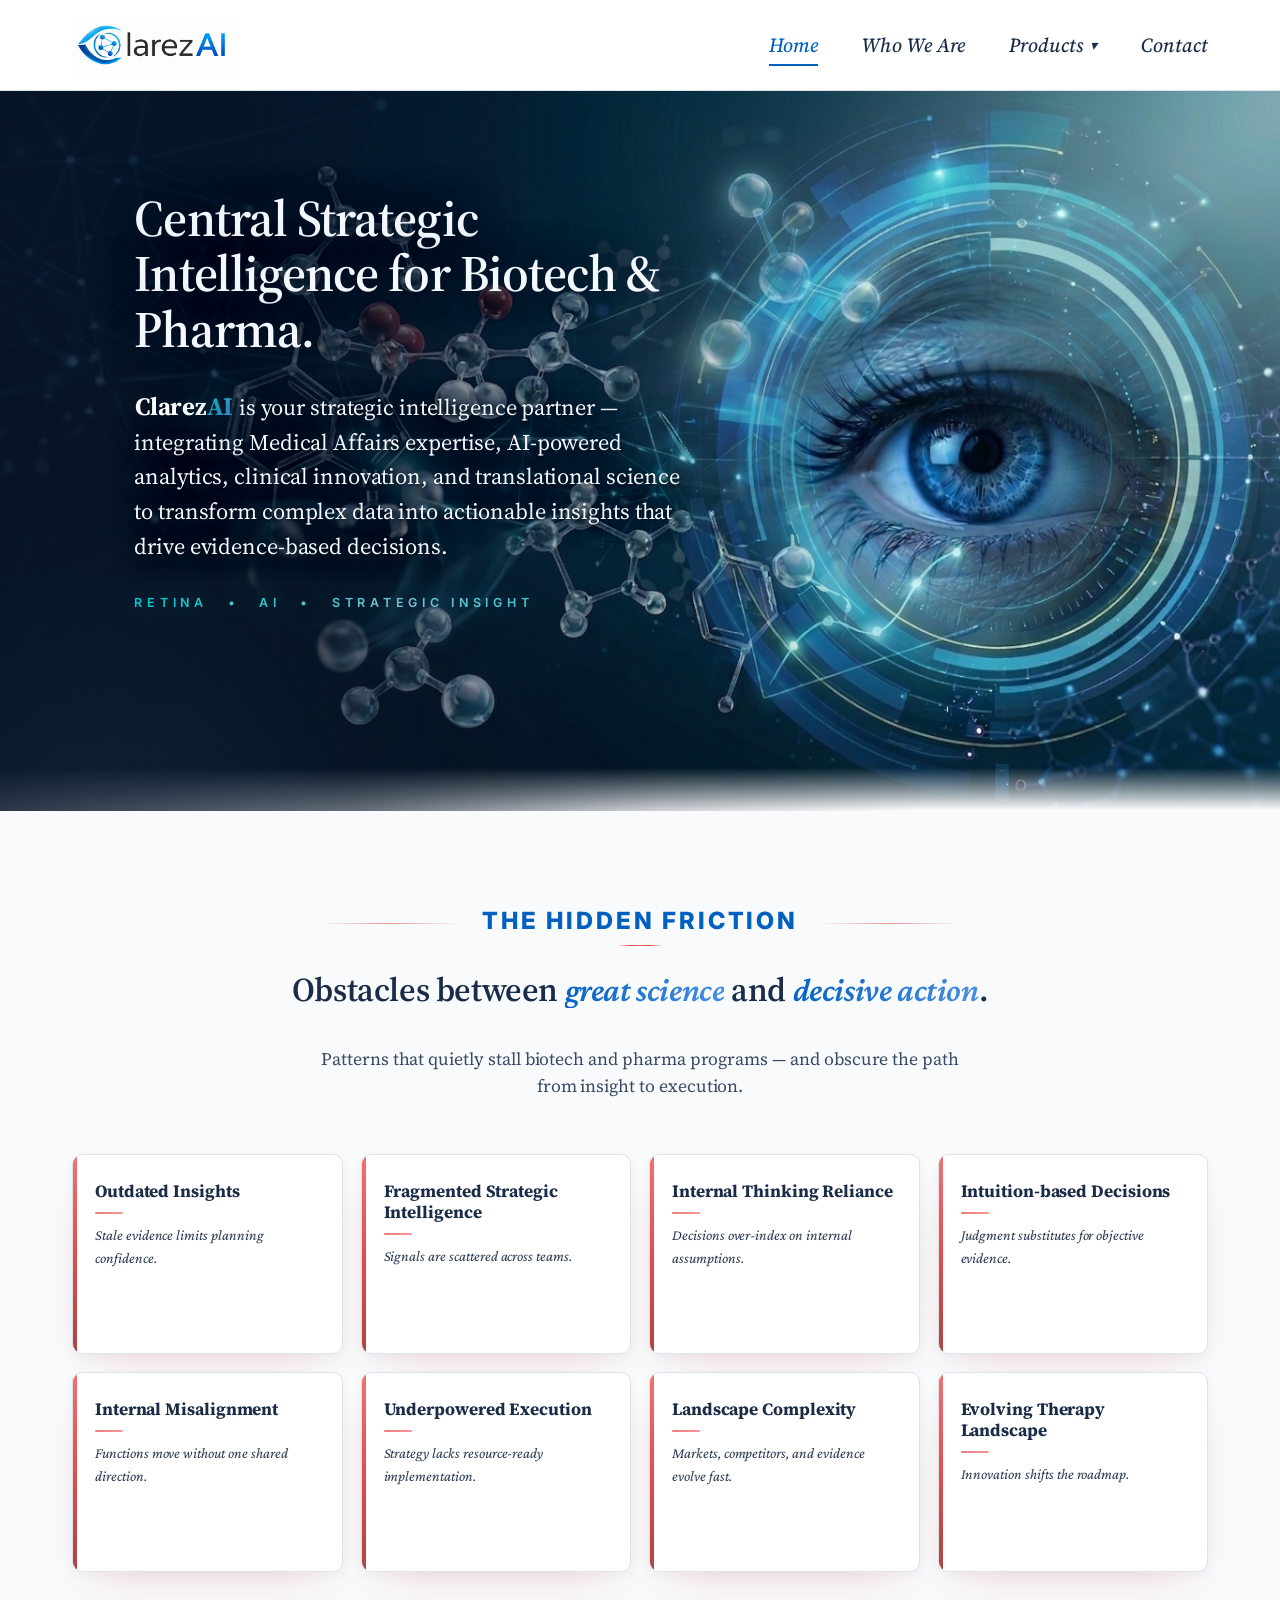
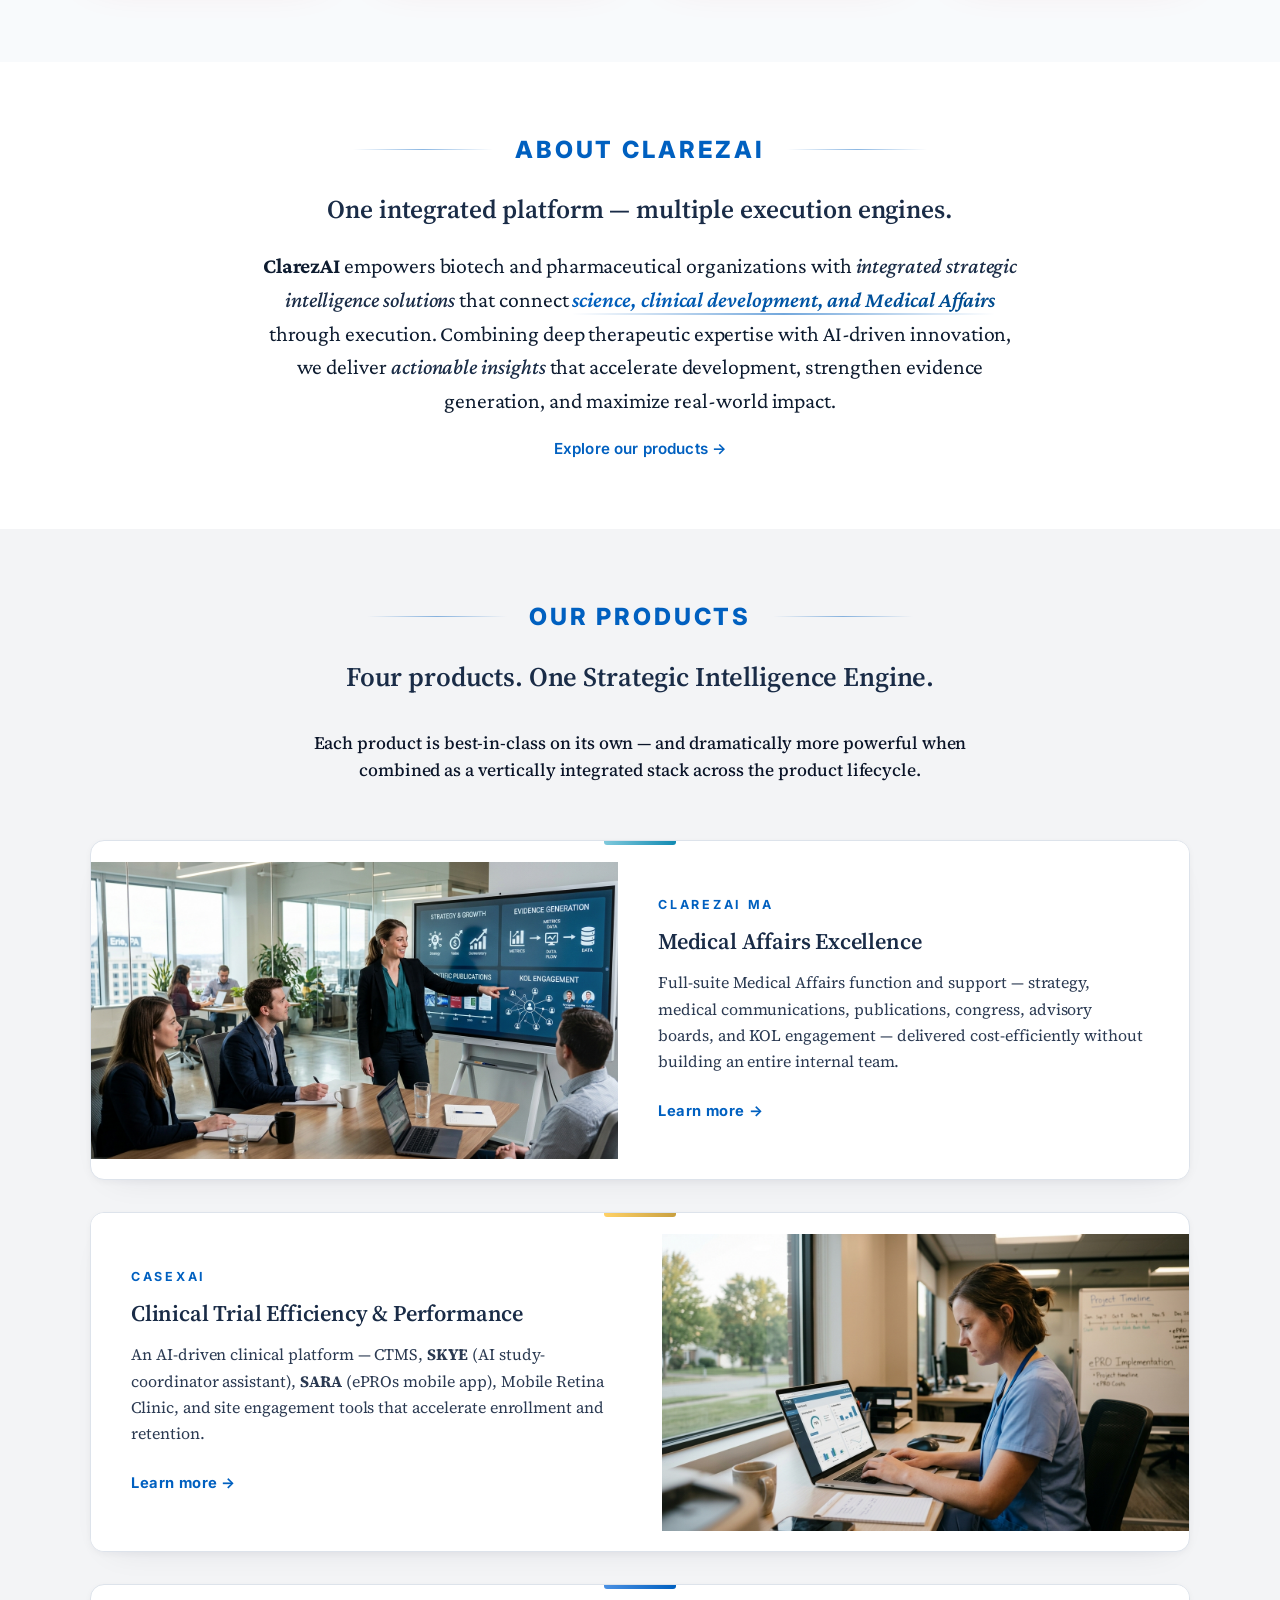
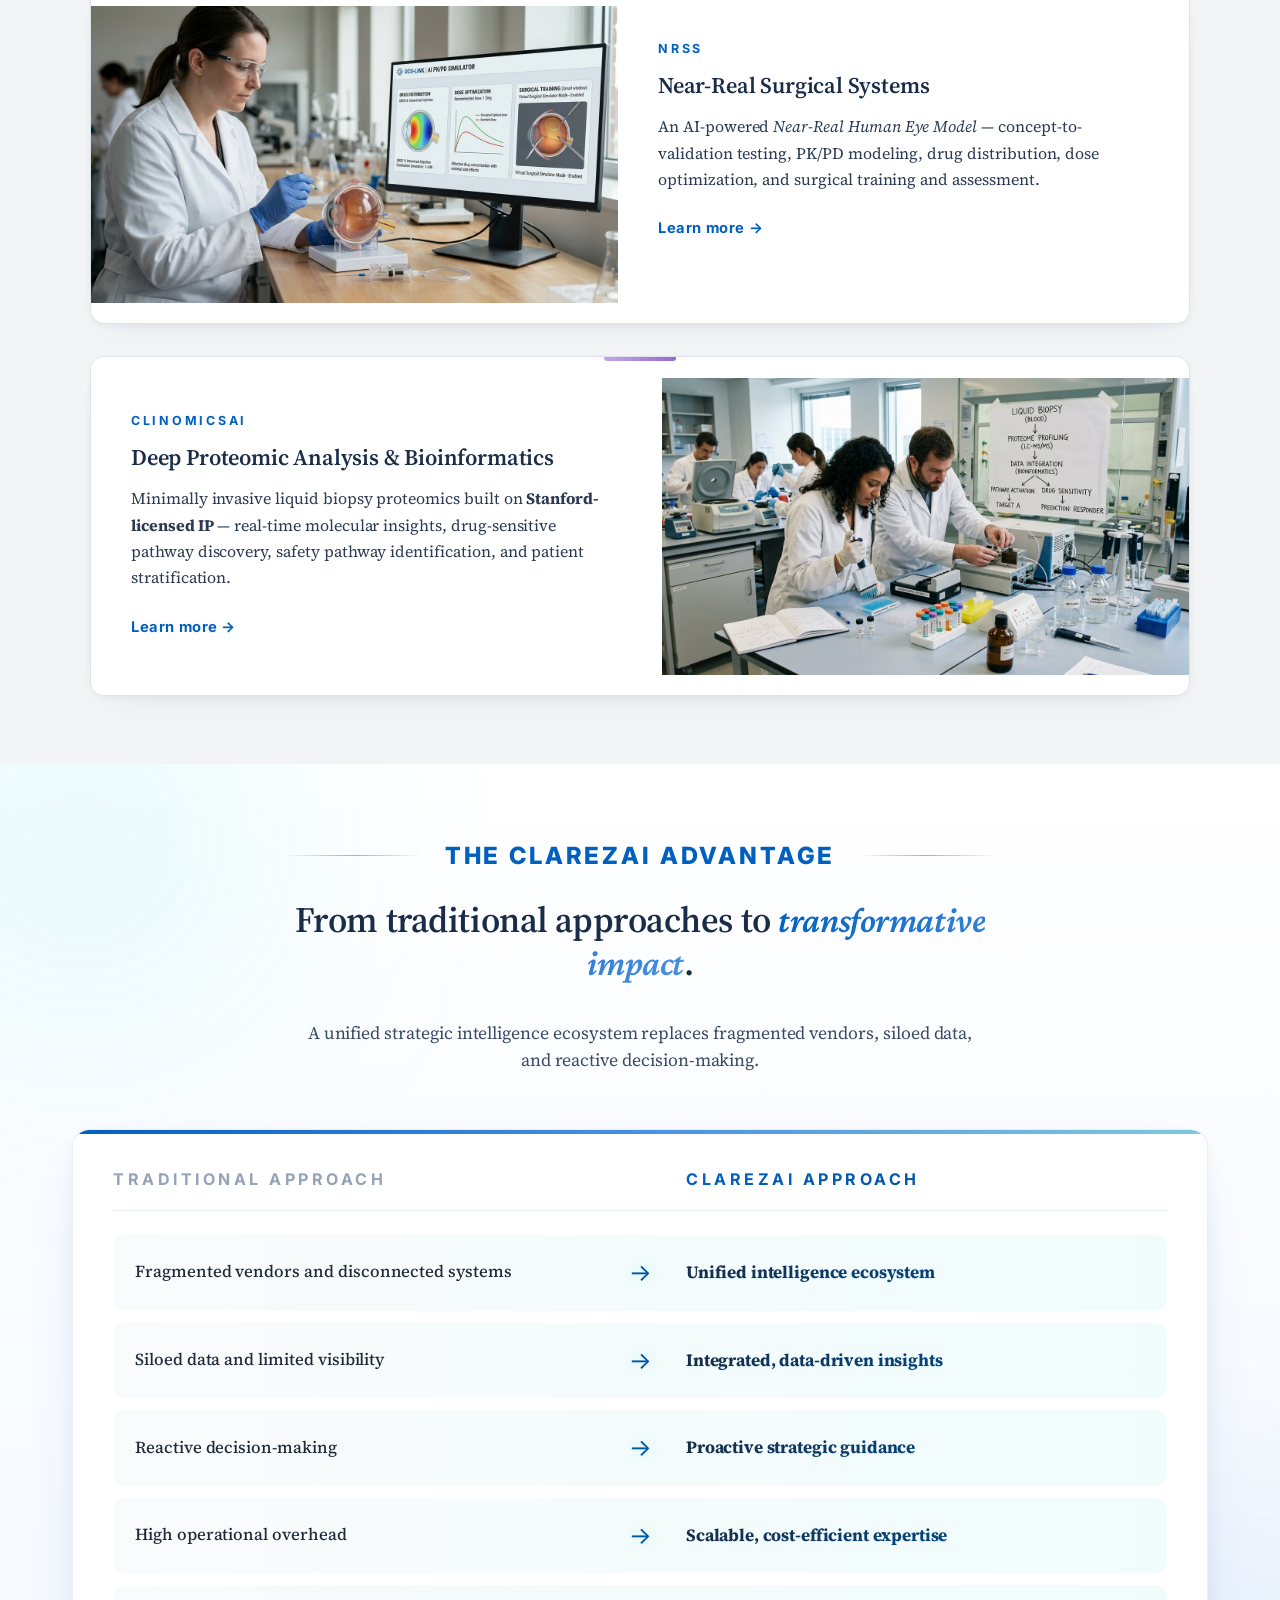
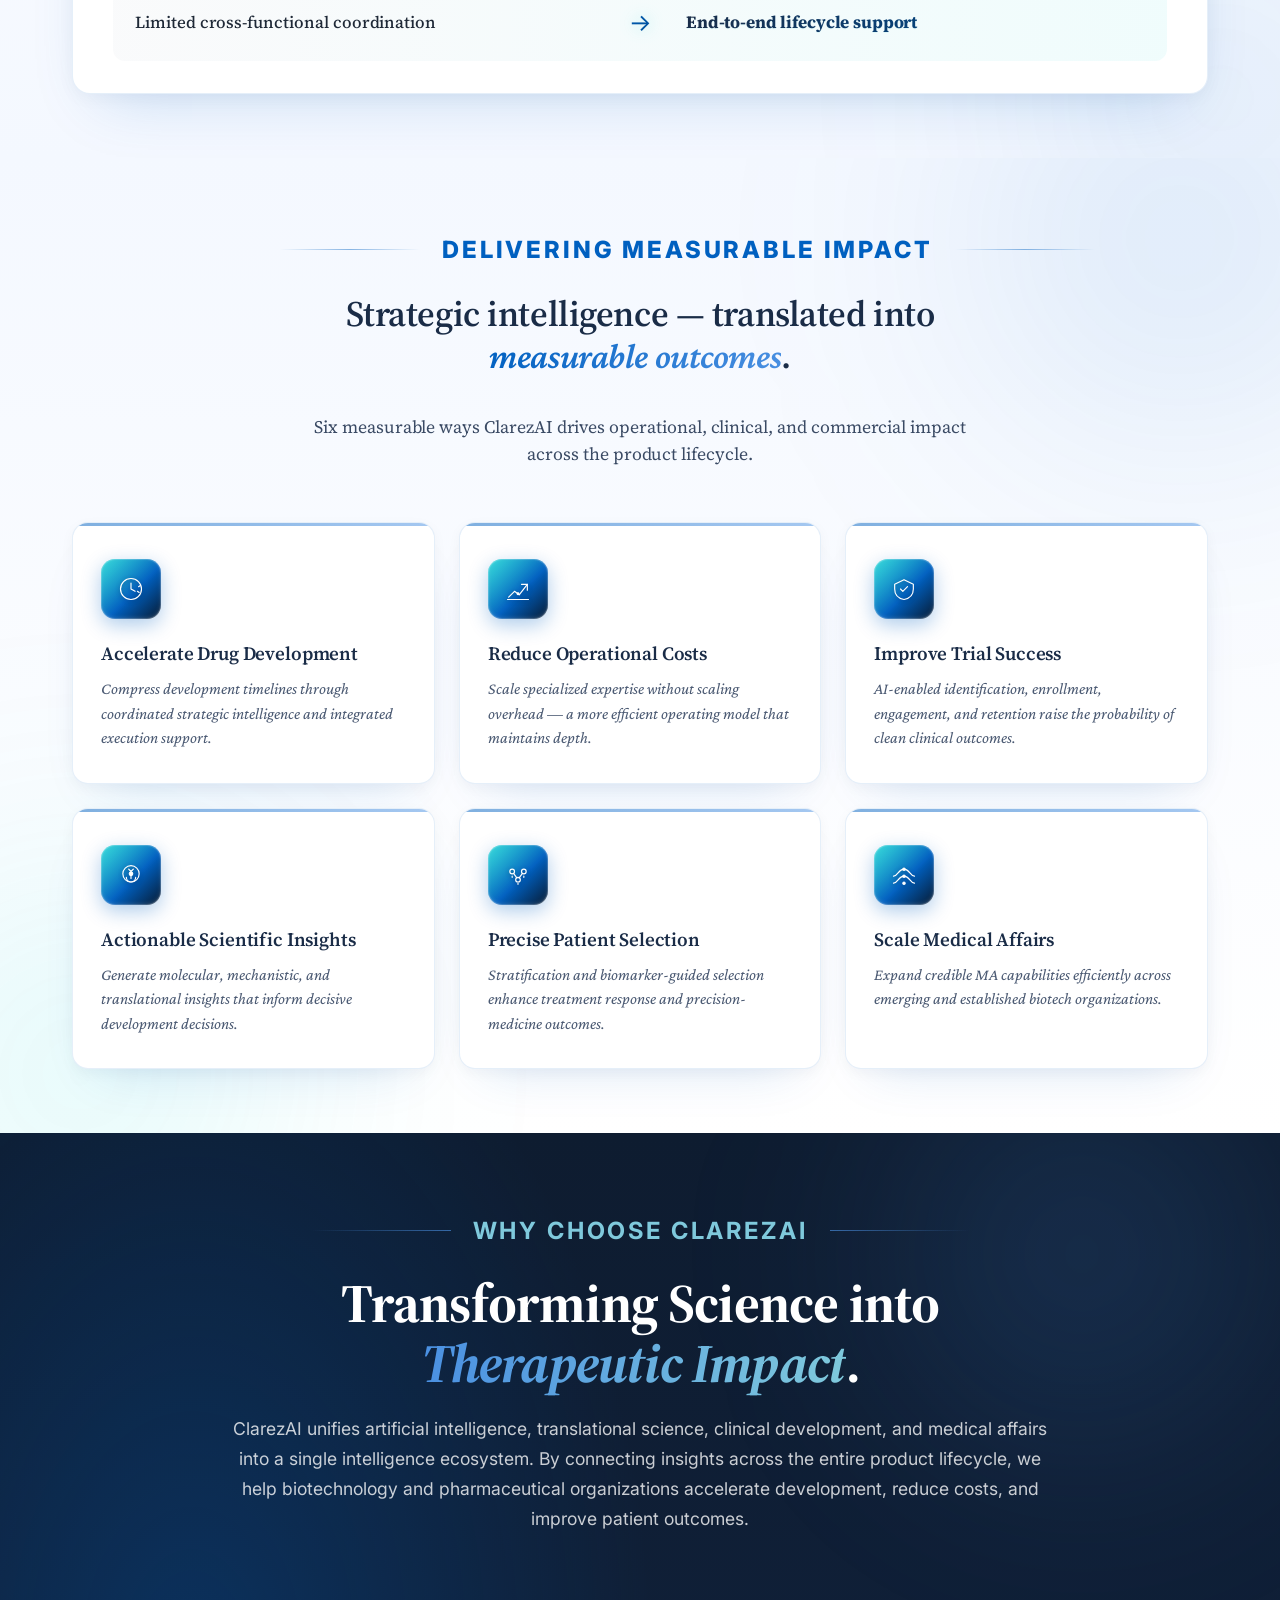
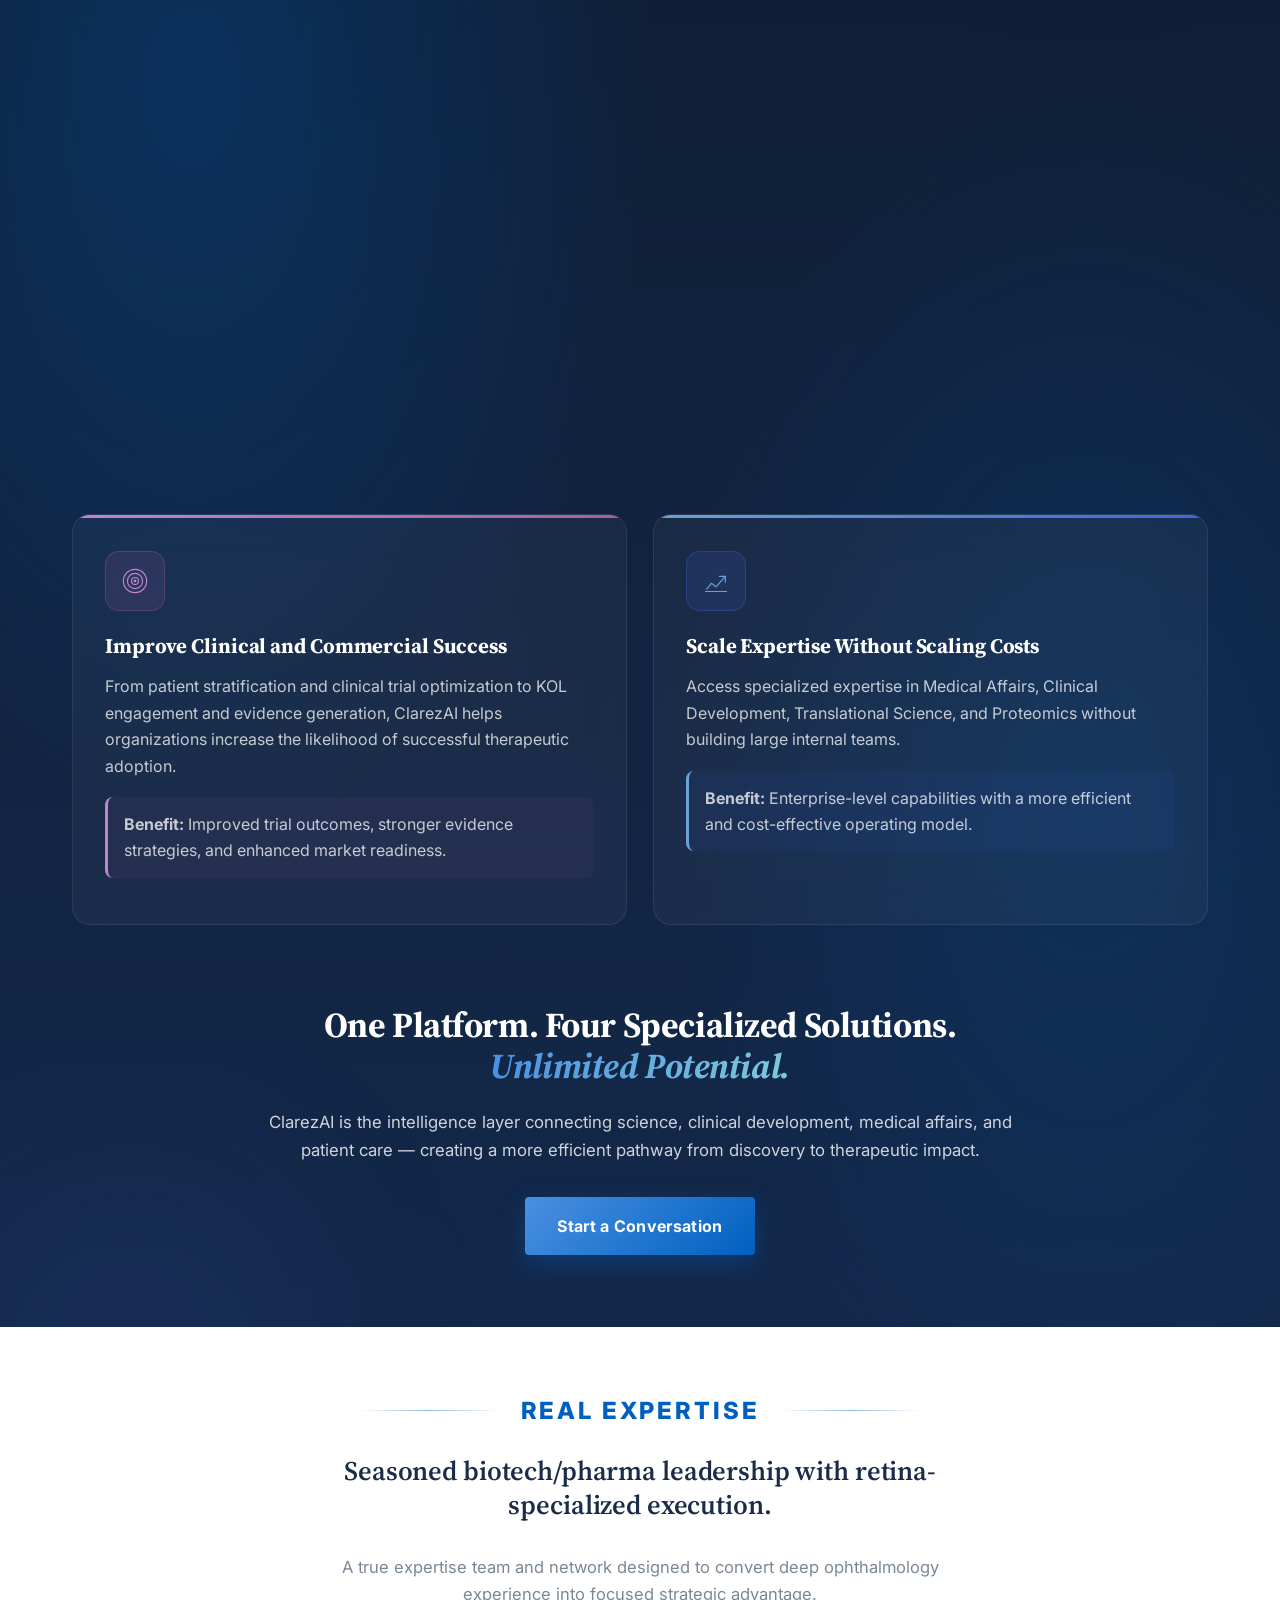
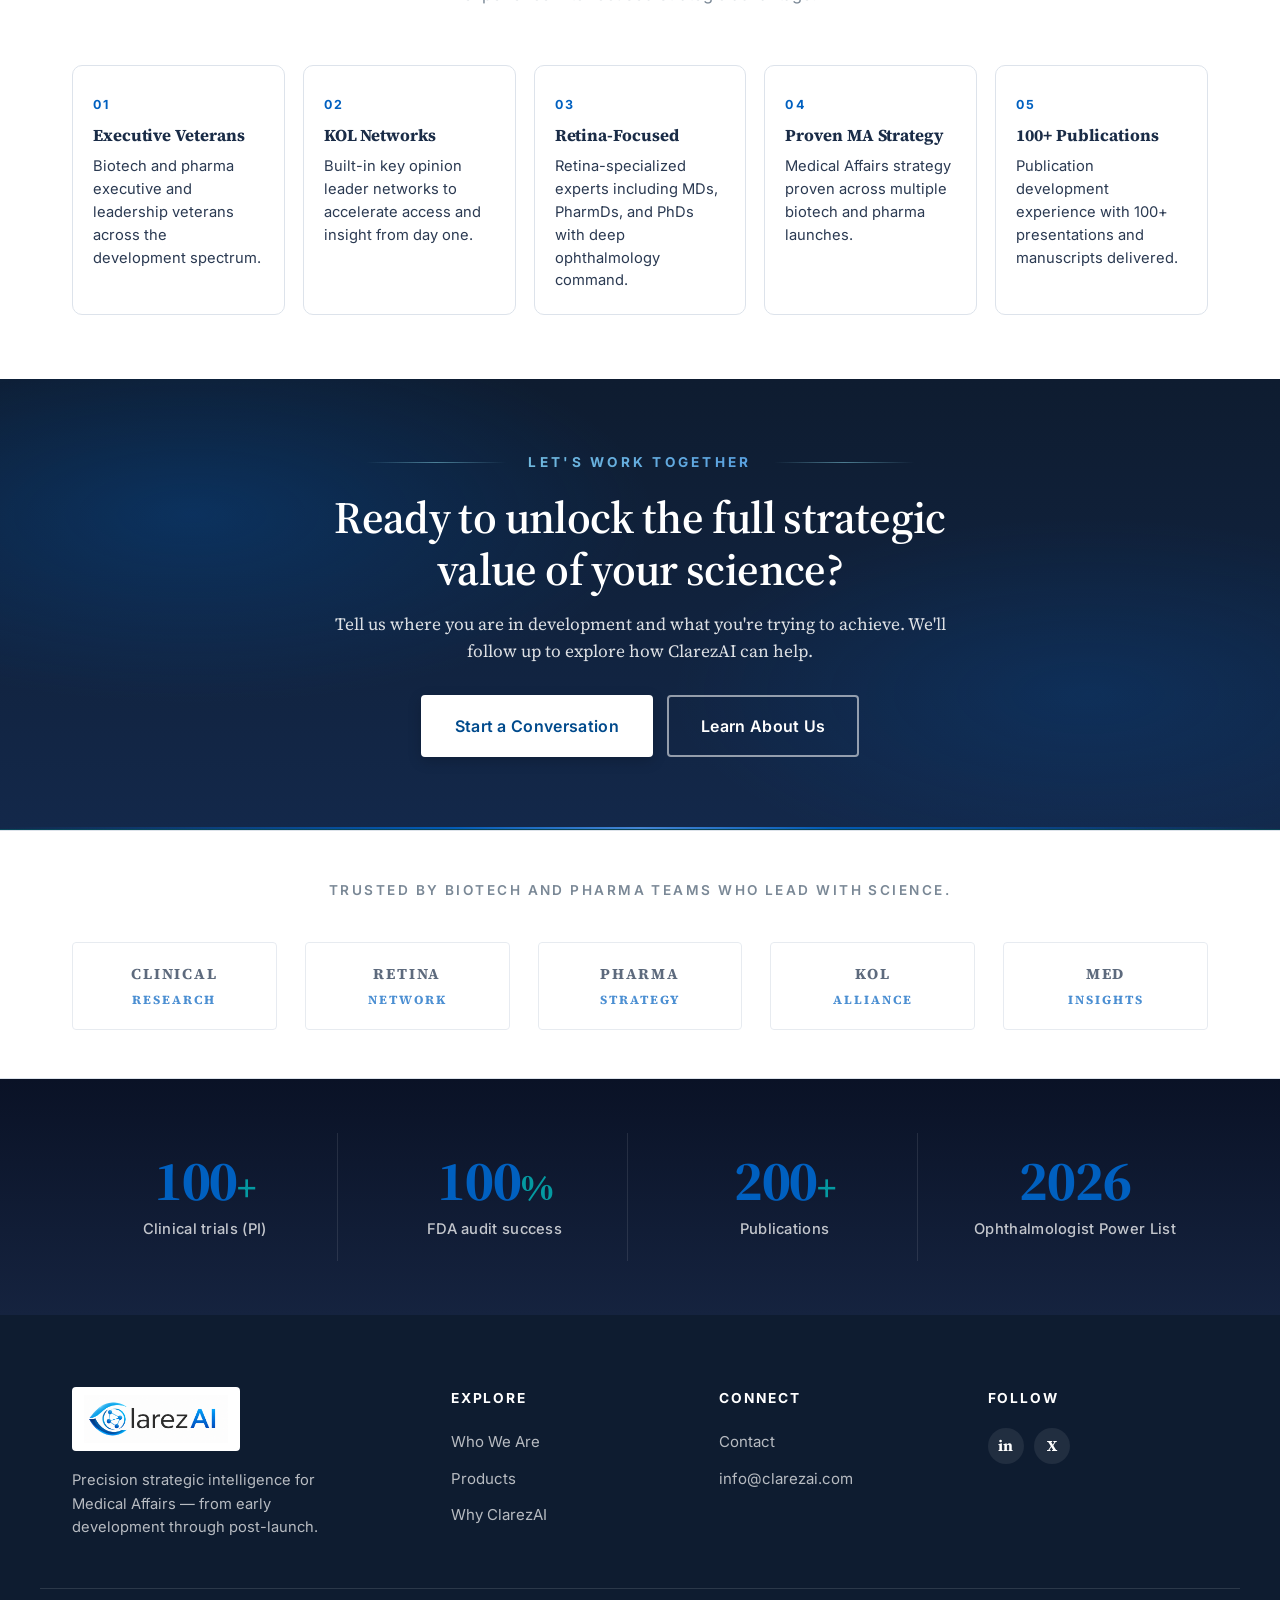
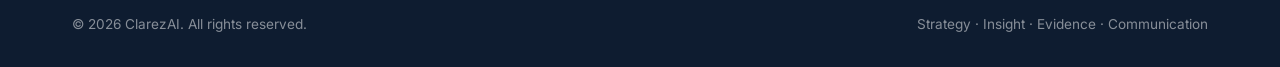
<file: index.html>
<!DOCTYPE html>
<html lang="en">
<head>
<meta charset="UTF-8" />
<meta name="viewport" content="width=device-width, initial-scale=1.0" />
<title>ClarezAI — Central Strategic Intelligence</title>
<meta name="description" content="ClarezAI is the central strategic intelligence platform for biotech and pharma — where insights meet true expertise. Retina · AI · Strategic Insight. Four products: ClarezAI MA, NRSS, CASExAI, ClinomicsAI." />
<link rel="preconnect" href="https://fonts.googleapis.com" />
<link rel="preconnect" href="https://fonts.gstatic.com" crossorigin />
<link href="https://fonts.googleapis.com/css2?family=Inter:wght@300;400;500;600;700&family=Source+Serif+Pro:wght@400;600;700&family=Crimson+Pro:wght@400;500;600&display=swap" rel="stylesheet" />
<link rel="stylesheet" href="styles.css" />
<link rel="icon" href="images/ClarezAI Logo_without text.png" />
</head>
<body>

<!-- ── NAVIGATION ── -->
<header class="nav" id="nav">
  <div class="wrap nav__inner">
    <a class="brand" href="#top" aria-label="ClarezAI home">
      <img src="images/ClarezAI Logo_without text.png" alt="ClarezAI" class="brand__logo" />
    </a>
    <nav class="nav__links" aria-label="Primary">
      <a href="index.html" class="is-current">Home</a>
      <a href="about.html">Who We Are</a>
      <div class="nav__dropdown" data-dropdown>
        <button class="nav__dropdown-toggle" aria-expanded="false" aria-haspopup="true">Products <span class="nav__caret" aria-hidden="true">▾</span></button>
        <div class="nav__dropdown-menu" role="menu">
          <a href="clarezai-ma.html" role="menuitem"><strong>ClarezAI MA</strong> · Medical Affairs</a>
          <a href="nrss.html" role="menuitem"><strong>NRSS</strong> · Human Eye Model</a>
          <a href="casexai.html" role="menuitem"><strong>CASExAI</strong> · Clinical</a>
          <a href="clinomicsai.html" role="menuitem"><strong>ClinomicsAI</strong> · Science</a>
        </div>
      </div>
      <a href="contact.html">Contact</a>
    </nav>
    <button class="nav__toggle" id="navToggle" aria-label="Toggle menu"><span></span><span></span><span></span></button>
  </div>
</header>

<main id="top">

  <!-- ── HERO (exactly as in Initial Code for Design 2) ── -->
  <section class="hero">
    <div class="hero__bg" aria-hidden="true"></div>
    <div class="hero__veil" aria-hidden="true"></div>
    <div class="wrap hero__inner">
      <h1 class="hero__title">
        Central Strategic Intelligence  for Biotech &amp; Pharma.
      </h1>
      <p class="hero__lead">
        <span class="hero__lead-brand">Clarez<span class="hero__lead-brand__ai">AI</span></span> is your strategic intelligence partner — integrating Medical Affairs expertise, AI-powered analytics, clinical innovation, and translational science to transform complex data into actionable insights that drive evidence-based decisions.
      </p>
      <p class="hero__tag">Retina <span aria-hidden="true">•</span> AI <span aria-hidden="true">•</span> Strategic Insight</p>
    </div>
  </section>

  <!-- ── CRITICAL BARRIERS (from PPT slide 8) ── -->
  <section class="barriers" id="barriers">
    <div class="wrap">
      <header class="sec__head sec__head--center reveal replay-anim">
        <p class="kicker kicker--animated">
          <span class="kicker__line kicker__line--left" aria-hidden="true"></span>
          <span class="kicker__text">The Hidden Friction</span>
          <span class="kicker__line kicker__line--right" aria-hidden="true"></span>
        </p>
        <h2>Obstacles between <em>great science</em> and <em>decisive action</em>.</h2>
        <p class="sec__sub barriers__sub">Patterns that quietly stall biotech and pharma programs — and obscure the path from insight to execution.</p>
      </header>
      <div class="barriers__grid">
        <article class="barrier-card reveal">
          <h3 class="barrier-card__title">Outdated Insights</h3>
          <p class="barrier-card__desc">Stale evidence limits planning confidence.</p>
        </article>
        <article class="barrier-card reveal">
          <h3 class="barrier-card__title">Fragmented Strategic Intelligence</h3>
          <p class="barrier-card__desc">Signals are scattered across teams.</p>
        </article>
        <article class="barrier-card reveal">
          <h3 class="barrier-card__title">Internal Thinking Reliance</h3>
          <p class="barrier-card__desc">Decisions over-index on internal assumptions.</p>
        </article>
        <article class="barrier-card reveal">
          <h3 class="barrier-card__title">Intuition-based Decisions</h3>
          <p class="barrier-card__desc">Judgment substitutes for objective evidence.</p>
        </article>
        <article class="barrier-card reveal">
          <h3 class="barrier-card__title">Internal Misalignment</h3>
          <p class="barrier-card__desc">Functions move without one shared direction.</p>
        </article>
        <article class="barrier-card reveal">
          <h3 class="barrier-card__title">Underpowered Execution</h3>
          <p class="barrier-card__desc">Strategy lacks resource-ready implementation.</p>
        </article>
        <article class="barrier-card reveal">
          <h3 class="barrier-card__title">Landscape Complexity</h3>
          <p class="barrier-card__desc">Markets, competitors, and evidence evolve fast.</p>
        </article>
        <article class="barrier-card reveal">
          <h3 class="barrier-card__title">Evolving Therapy Landscape</h3>
          <p class="barrier-card__desc">Innovation shifts the roadmap.</p>
        </article>
      </div>
    </div>
  </section>

  <!-- ── VALUE PROPOSITION — Ecosystem framing (PPT slide 6) ── -->
  <section class="prop" id="about">
    <div class="wrap prop__inner prop__inner--solo">
      <div class="prop__copy reveal replay-anim">
        <p class="kicker kicker--animated">
          <span class="kicker__line kicker__line--left" aria-hidden="true"></span>
          <span class="kicker__text">About ClarezAI</span>
          <span class="kicker__line kicker__line--right" aria-hidden="true"></span>
        </p>
        <h2 class="prop__h2">One integrated platform — multiple execution engines.</h2>
        <p class="lead prop__lead"><strong>ClarezAI</strong> empowers biotech and pharmaceutical organizations with <em>integrated strategic intelligence solutions</em> that connect <em class="prop__accent">science, clinical development, and Medical Affairs</em> through execution. Combining deep therapeutic expertise with AI-driven innovation, we deliver <em>actionable insights</em> that accelerate development, strengthen evidence generation, and maximize real-world impact.</p>
        <a href="#products" class="link-arrow">Explore our products →</a>
      </div>
    </div>
  </section>


  <!-- ── OUR PRODUCTS — four business units of the ClarezAI ecosystem (moved under Why ClarezAI) ── -->
  <section class="caps" id="products">
    <div class="wrap">
      <header class="sec__head sec__head--center reveal replay-anim">
        <p class="kicker kicker--animated">
          <span class="kicker__line kicker__line--left" aria-hidden="true"></span>
          <span class="kicker__text">Our Products</span>
          <span class="kicker__line kicker__line--right" aria-hidden="true"></span>
        </p>
        <h2>Four products. One Strategic Intelligence Engine.</h2>
        <p class="sec__sub">Each product is best-in-class on its own — and dramatically more powerful when combined as a vertically integrated stack across the product lifecycle.</p>
      </header>
      <div class="caps__grid caps__grid--four">
        <article class="cap-card cap-card--p1 cap-card--split reveal">
          <div class="cap-card__img"><img src="images/clarezai-ma-hero.png" alt="ClarezAI MA — Medical Affairs Excellence" /></div>
          <div class="cap-card__body">
            <p class="cap-card__brand">ClarezAI MA</p>
            <h3>Medical Affairs Excellence</h3>
            <p>Full-suite Medical Affairs function and support — strategy, medical communications, publications, congress, advisory boards, and KOL engagement — delivered cost-efficiently without building an entire internal team.</p>
            <a href="clarezai-ma.html" class="link-arrow">Learn more →</a>
          </div>
        </article>
        <article class="cap-card cap-card--p2 cap-card--split reveal">
          <div class="cap-card__img"><img src="images/casexai-hero.png" alt="CASExAI — Clinical Trial Efficiency &amp; Performance" /></div>
          <div class="cap-card__body">
            <p class="cap-card__brand">CASExAI</p>
            <h3>Clinical Trial Efficiency &amp; Performance</h3>
            <p>An AI-driven clinical platform — CTMS, <strong>SKYE</strong> (AI study-coordinator assistant), <strong>SARA</strong> (ePROs mobile app), Mobile Retina Clinic, and site engagement tools that accelerate enrollment and retention.</p>
            <a href="casexai.html" class="link-arrow">Learn more →</a>
          </div>
        </article>
        <article class="cap-card cap-card--p3 cap-card--split reveal">
          <div class="cap-card__img"><img src="images/nrss-hero.png" alt="NRSS — Near-Real Surgical Systems" /></div>
          <div class="cap-card__body">
            <p class="cap-card__brand">NRSS</p>
            <h3>Near-Real Surgical Systems</h3>
            <p>An AI-powered <em>Near-Real Human Eye Model</em> — concept-to-validation testing, PK/PD modeling, drug distribution, dose optimization, and surgical training and assessment.</p>
            <a href="nrss.html" class="link-arrow">Learn more →</a>
          </div>
        </article>
        <article class="cap-card cap-card--p4 cap-card--split reveal">
          <div class="cap-card__img"><img src="images/clinomicsai-hero.png" alt="ClinomicsAI — Deep Proteomic Analysis" /></div>
          <div class="cap-card__body">
            <p class="cap-card__brand">ClinomicsAI</p>
            <h3>Deep Proteomic Analysis &amp; Bioinformatics</h3>
            <p>Minimally invasive liquid biopsy proteomics built on <strong>Stanford-licensed IP</strong> — real-time molecular insights, drug-sensitive pathway discovery, safety pathway identification, and patient stratification.</p>
            <a href="clinomicsai.html" class="link-arrow">Learn more →</a>
          </div>
        </article>
      </div>
    </div>
  </section>

  <!-- ── THE CLAREZAI ADVANTAGE — comparison section (white bg) ── -->
  <section class="advantage" id="advantage">
    <div class="wrap">
      <header class="sec__head sec__head--center reveal replay-anim">
        <p class="kicker kicker--animated">
          <span class="kicker__line kicker__line--left" aria-hidden="true"></span>
          <span class="kicker__text">The ClarezAI Advantage</span>
          <span class="kicker__line kicker__line--right" aria-hidden="true"></span>
        </p>
        <h2>From traditional approaches to <em>transformative impact</em>.</h2>
        <p class="sec__sub">A unified strategic intelligence ecosystem replaces fragmented vendors, siloed data, and reactive decision-making.</p>
      </header>

      <div class="advantage-compare reveal">
        <div class="advantage-compare__header">
          <span class="advantage-compare__col advantage-compare__col--trad">Traditional Approach</span>
          <span class="advantage-compare__col advantage-compare__col--arrow" aria-hidden="true"></span>
          <span class="advantage-compare__col advantage-compare__col--clz">ClarezAI Approach</span>
        </div>
        <ul class="advantage-compare__list">
          <li>
            <span class="advantage-compare__trad">Fragmented vendors and disconnected systems</span>
            <span class="advantage-compare__arrow" aria-hidden="true">→</span>
            <span class="advantage-compare__clz">Unified intelligence ecosystem</span>
          </li>
          <li>
            <span class="advantage-compare__trad">Siloed data and limited visibility</span>
            <span class="advantage-compare__arrow" aria-hidden="true">→</span>
            <span class="advantage-compare__clz">Integrated, data-driven insights</span>
          </li>
          <li>
            <span class="advantage-compare__trad">Reactive decision-making</span>
            <span class="advantage-compare__arrow" aria-hidden="true">→</span>
            <span class="advantage-compare__clz">Proactive strategic guidance</span>
          </li>
          <li>
            <span class="advantage-compare__trad">High operational overhead</span>
            <span class="advantage-compare__arrow" aria-hidden="true">→</span>
            <span class="advantage-compare__clz">Scalable, cost-efficient expertise</span>
          </li>
          <li>
            <span class="advantage-compare__trad">Limited cross-functional coordination</span>
            <span class="advantage-compare__arrow" aria-hidden="true">→</span>
            <span class="advantage-compare__clz">End-to-end lifecycle support</span>
          </li>
        </ul>
      </div>
    </div>
  </section>

  <!-- ── DELIVERING MEASURABLE IMPACT — outcomes section (white bg, vibrant) ── -->
  <section class="impact" id="impact">
    <div class="wrap">
      <header class="sec__head sec__head--center reveal replay-anim">
        <p class="kicker kicker--animated">
          <span class="kicker__line kicker__line--left" aria-hidden="true"></span>
          <span class="kicker__text">Delivering Measurable Impact</span>
          <span class="kicker__line kicker__line--right" aria-hidden="true"></span>
        </p>
        <h2>Strategic intelligence — translated into <em>measurable outcomes</em>.</h2>
        <p class="sec__sub">Six measurable ways ClarezAI drives operational, clinical, and commercial impact across the product lifecycle.</p>
      </header>

      <div class="impact__grid">
        <article class="impact-card reveal">
          <div class="impact-card__icon" aria-hidden="true">
            <svg viewBox="0 0 48 48" fill="none" stroke="currentColor" stroke-width="2" stroke-linecap="round" stroke-linejoin="round">
              <circle cx="24" cy="24" r="18"/>
              <path d="M24 14v10l7 4"/>
              <path d="M40 18l-3 2M38 30l-3-2"/>
            </svg>
          </div>
          <h3>Accelerate Drug Development</h3>
          <p>Compress development timelines through coordinated strategic intelligence and integrated execution support.</p>
        </article>
        <article class="impact-card reveal">
          <div class="impact-card__icon" aria-hidden="true">
            <svg viewBox="0 0 48 48" fill="none" stroke="currentColor" stroke-width="2" stroke-linecap="round" stroke-linejoin="round">
              <path d="M8 38l10-10 8 6 14-18"/>
              <path d="M30 16h10v10"/>
              <path d="M6 42h36"/>
              <circle cx="24" cy="32" r="1.5" fill="currentColor"/>
            </svg>
          </div>
          <h3>Reduce Operational Costs</h3>
          <p>Scale specialized expertise without scaling overhead — a more efficient operating model that maintains depth.</p>
        </article>
        <article class="impact-card reveal">
          <div class="impact-card__icon" aria-hidden="true">
            <svg viewBox="0 0 48 48" fill="none" stroke="currentColor" stroke-width="2" stroke-linecap="round" stroke-linejoin="round">
              <path d="M24 8L8 16v8c0 9 6 16 16 18 10-2 16-9 16-18v-8L24 8z"/>
              <path d="M18 24l4 4 8-8"/>
            </svg>
          </div>
          <h3>Improve Trial Success</h3>
          <p>AI-enabled identification, enrollment, engagement, and retention raise the probability of clean clinical outcomes.</p>
        </article>
        <article class="impact-card reveal">
          <div class="impact-card__icon" aria-hidden="true">
            <svg viewBox="0 0 48 48" fill="none" stroke="currentColor" stroke-width="2" stroke-linecap="round" stroke-linejoin="round">
              <circle cx="24" cy="22" r="14"/>
              <path d="M16 28a8 8 0 0016 0M24 30v-12M24 18l-4-4M24 18l4-4"/>
              <circle cx="24" cy="22" r="3" fill="currentColor"/>
            </svg>
          </div>
          <h3>Actionable Scientific Insights</h3>
          <p>Generate molecular, mechanistic, and translational insights that inform decisive development decisions.</p>
        </article>
        <article class="impact-card reveal">
          <div class="impact-card__icon" aria-hidden="true">
            <svg viewBox="0 0 48 48" fill="none" stroke="currentColor" stroke-width="2" stroke-linecap="round" stroke-linejoin="round">
              <circle cx="14" cy="18" r="4"/>
              <circle cx="34" cy="18" r="4"/>
              <circle cx="24" cy="32" r="4"/>
              <path d="M14 26v2M34 26v2M24 38v2"/>
              <path d="M17 22l5 7M31 22l-5 7"/>
            </svg>
          </div>
          <h3>Precise Patient Selection</h3>
          <p>Stratification and biomarker-guided selection enhance treatment response and precision-medicine outcomes.</p>
        </article>
        <article class="impact-card reveal">
          <div class="impact-card__icon" aria-hidden="true">
            <svg viewBox="0 0 48 48" fill="none" stroke="currentColor" stroke-width="2" stroke-linecap="round" stroke-linejoin="round">
              <path d="M6 38c8 0 8-12 18-12s10 12 18 12"/>
              <path d="M6 26c8 0 8-12 18-12s10 12 18 12"/>
              <circle cx="24" cy="14" r="2" fill="currentColor"/>
              <circle cx="24" cy="26" r="2" fill="currentColor"/>
              <circle cx="24" cy="38" r="2" fill="currentColor"/>
            </svg>
          </div>
          <h3>Scale Medical Affairs</h3>
          <p>Expand credible MA capabilities efficiently across emerging and established biotech organizations.</p>
        </article>
      </div>
    </div>
  </section>

<!-- ── WHY CHOOSE CLAREZAI — full benefits section (dark navy) ── -->
  <section class="whyc" id="why">
    <div class="whyc__bg-glow whyc__bg-glow--a" aria-hidden="true"></div>
    <div class="whyc__bg-glow whyc__bg-glow--b" aria-hidden="true"></div>
    <div class="wrap">

      <!-- Headline + tagline + lead -->
      <header class="whyc__head reveal replay-anim">
        <p class="kicker kicker--animated">
          <span class="kicker__line kicker__line--left" aria-hidden="true"></span>
          <span class="kicker__text">Why Choose ClarezAI</span>
          <span class="kicker__line kicker__line--right" aria-hidden="true"></span>
        </p>
        <h2>Transforming Science into <em>Therapeutic Impact</em>.</h2>
        <p class="whyc__lead">ClarezAI unifies artificial intelligence, translational science, clinical development, and medical affairs into a single intelligence ecosystem. By connecting insights across the entire product lifecycle, we help biotechnology and pharmaceutical organizations accelerate development, reduce costs, and improve patient outcomes.</p>
      </header>

      <!-- 4 benefit cards (2x2 glassmorphism) -->
      <h3 class="whyc__subhead reveal">Four Reasons Organizations Choose ClarezAI</h3>
      <div class="whyc__grid">
        <article class="whyc-card whyc-card--p1 reveal">
          <div class="whyc-card__icon" aria-hidden="true">
            <svg viewBox="0 0 48 48" fill="none" stroke="currentColor" stroke-width="2" stroke-linecap="round" stroke-linejoin="round">
              <path d="M24 8c-5 0-9 4-9 9 0 2 1 4 2 6-2 1-3 4-3 6 0 4 3 7 7 7h6c4 0 7-3 7-7 0-2-1-5-3-6 1-2 2-4 2-6 0-5-4-9-9-9z"/>
              <path d="M16 23c0 3 2 6 5 7M32 23c0 3-2 6-5 7"/>
              <circle cx="24" cy="17" r="2" fill="currentColor"/>
            </svg>
          </div>
          <h4>End-to-End Healthcare Intelligence</h4>
          <p>Unlike point solutions that address only one stage of development, ClarezAI integrates scientific discovery, clinical development, medical affairs, and real-world implementation into one connected platform.</p>
          <p class="whyc-card__benefit"><strong>Benefit:</strong> Better decisions through continuous intelligence across the entire product lifecycle.</p>
        </article>
        <article class="whyc-card whyc-card--p2 reveal">
          <div class="whyc-card__icon" aria-hidden="true">
            <svg viewBox="0 0 48 48" fill="none" stroke="currentColor" stroke-width="2" stroke-linecap="round" stroke-linejoin="round">
              <path d="M26 4L10 28h12l-4 16 18-26H24l2-14z"/>
            </svg>
          </div>
          <h4>Accelerate Development with AI-Driven Insights</h4>
          <p>Our Strategic Intelligence Engine combines AI, advanced analytics, and domain expertise to identify opportunities, optimize workflows, and support faster decision-making.</p>
          <p class="whyc-card__benefit"><strong>Benefit:</strong> Shorter development timelines and improved operational efficiency.</p>
        </article>
        <article class="whyc-card whyc-card--p3 reveal">
          <div class="whyc-card__icon" aria-hidden="true">
            <svg viewBox="0 0 48 48" fill="none" stroke="currentColor" stroke-width="2" stroke-linecap="round" stroke-linejoin="round">
              <circle cx="24" cy="24" r="20"/>
              <circle cx="24" cy="24" r="13"/>
              <circle cx="24" cy="24" r="6"/>
              <circle cx="24" cy="24" r="1.5" fill="currentColor"/>
            </svg>
          </div>
          <h4>Improve Clinical and Commercial Success</h4>
          <p>From patient stratification and clinical trial optimization to KOL engagement and evidence generation, ClarezAI helps organizations increase the likelihood of successful therapeutic adoption.</p>
          <p class="whyc-card__benefit"><strong>Benefit:</strong> Improved trial outcomes, stronger evidence strategies, and enhanced market readiness.</p>
        </article>
        <article class="whyc-card whyc-card--p4 reveal">
          <div class="whyc-card__icon" aria-hidden="true">
            <svg viewBox="0 0 48 48" fill="none" stroke="currentColor" stroke-width="2" stroke-linecap="round" stroke-linejoin="round">
              <path d="M8 38l8-10 8 6 16-18"/>
              <path d="M30 16h10v10"/>
              <path d="M6 42h36"/>
            </svg>
          </div>
          <h4>Scale Expertise Without Scaling Costs</h4>
          <p>Access specialized expertise in Medical Affairs, Clinical Development, Translational Science, and Proteomics without building large internal teams.</p>
          <p class="whyc-card__benefit"><strong>Benefit:</strong> Enterprise-level capabilities with a more efficient and cost-effective operating model.</p>
        </article>
      </div>

      <!-- Closing tagline + CTA -->
      <div class="whyc__closing reveal">
        <h3>One Platform. Four Specialized Solutions. <em>Unlimited Potential.</em></h3>
        <p>ClarezAI is the intelligence layer connecting science, clinical development, medical affairs, and patient care — creating a more efficient pathway from discovery to therapeutic impact.</p>
        <a href="contact.html" class="btn btn--solid btn--lg whyc__cta">Start a Conversation</a>
      </div>

    </div>
  </section>

  <!-- ── REAL EXPERTISE (PPT slide 12) ── -->
  <section class="real-expertise" id="real-expertise">
    <div class="wrap">
      <header class="sec__head sec__head--center reveal">
        <p class="kicker kicker--animated">
          <span class="kicker__line kicker__line--left" aria-hidden="true"></span>
          <span class="kicker__text">Real Expertise</span>
          <span class="kicker__line kicker__line--right" aria-hidden="true"></span>
        </p>
        <h2>Seasoned biotech/pharma leadership with retina-specialized execution.</h2>
        <p class="sec__sub">A true expertise team and network designed to convert deep ophthalmology experience into focused strategic advantage.</p>
      </header>
      <div class="real-expertise__grid">
        <article class="re-card reveal"><span class="re-card__no">01</span><h3>Executive Veterans</h3><p>Biotech and pharma executive and leadership veterans across the development spectrum.</p></article>
        <article class="re-card reveal"><span class="re-card__no">02</span><h3>KOL Networks</h3><p>Built-in key opinion leader networks to accelerate access and insight from day one.</p></article>
        <article class="re-card reveal"><span class="re-card__no">03</span><h3>Retina-Focused</h3><p>Retina-specialized experts including MDs, PharmDs, and PhDs with deep ophthalmology command.</p></article>
        <article class="re-card reveal"><span class="re-card__no">04</span><h3>Proven MA Strategy</h3><p>Medical Affairs strategy proven across multiple biotech and pharma launches.</p></article>
        <article class="re-card reveal"><span class="re-card__no">05</span><h3>100+ Publications</h3><p>Publication development experience with 100+ presentations and manuscripts delivered.</p></article>
      </div>
    </div>
  </section>

  <!-- ── CTA: LET'S WORK TOGETHER ── -->
  <section class="cta" id="contact">
    <div class="wrap cta__inner reveal replay-anim">
      <p class="cta__eyebrow kicker--animated">
        <span class="kicker__line kicker__line--left" aria-hidden="true"></span>
        <span class="kicker__text">Let's Work Together</span>
        <span class="kicker__line kicker__line--right" aria-hidden="true"></span>
      </p>
      <h2>Ready to unlock the full strategic value of your science?</h2>
      <p class="cta__lead">Tell us where you are in development and what you're trying to achieve. We'll follow up to explore how ClarezAI can help.</p>
      <div class="cta__actions">
        <a href="contact.html" class="btn btn--solid btn--lg">Start a Conversation</a>
        <a href="about.html" class="btn btn--ghost btn--lg">Learn About Us</a>
      </div>
    </div>
  </section>

  <!-- ── AFFILIATED / PARTNERS LOGO STRIP ── -->
  <section class="partners">
    <div class="wrap">
      <p class="partners__heading reveal">Trusted by biotech and pharma teams who lead with science.</p>
      <div class="partners__grid reveal" aria-label="Partner organizations">
        <div class="partners__logo">CLINICAL <span>RESEARCH</span></div>
        <div class="partners__logo">RETINA<span>NETWORK</span></div>
        <div class="partners__logo">PHARMA<span>STRATEGY</span></div>
        <div class="partners__logo">KOL <span>ALLIANCE</span></div>
        <div class="partners__logo">MED<span>INSIGHTS</span></div>
      </div>
    </div>
  </section>

  <!-- ── PROOF POINTS (PPT slide 7) — credibility strip, kept right above footer ── -->
  <section class="proof">
    <div class="wrap proof__inner reveal">
      <div class="proof__item">
        <strong class="proof__num">100<span class="proof__unit">+</span></strong>
        <p class="proof__label">Clinical trials (PI)</p>
      </div>
      <div class="proof__item">
        <strong class="proof__num">100<span class="proof__unit">%</span></strong>
        <p class="proof__label">FDA audit success</p>
      </div>
      <div class="proof__item">
        <strong class="proof__num">200<span class="proof__unit">+</span></strong>
        <p class="proof__label">Publications</p>
      </div>
      <div class="proof__item">
        <strong class="proof__num">2026</strong>
        <p class="proof__label">Ophthalmologist Power List</p>
      </div>
    </div>
  </section>

</main>

<!-- ── FOOTER ── -->
<footer class="footer">
  <div class="wrap footer__top">
    <div class="footer__col footer__brand">
      <img src="images/ClarezAI Logo_without text.png" alt="ClarezAI" class="footer__logo" />
      <p>Precision strategic intelligence for Medical Affairs — from early development through post-launch.</p>
    </div>
    <div class="footer__col">
      <h4>Explore</h4>
      <ul>
        <li><a href="about.html">Who We Are</a></li>
        <li><a href="products.html">Products</a></li>
        <li><a href="#why">Why ClarezAI</a></li>
      </ul>
    </div>
    <div class="footer__col">
      <h4>Connect</h4>
      <ul>
        <li><a href="contact.html">Contact</a></li>
        <li><a href="mailto:info@clarezai.com">info@clarezai.com</a></li>
      </ul>
    </div>
    <div class="footer__col">
      <h4>Follow</h4>
      <ul class="footer__social">
        <li><a href="#" aria-label="LinkedIn">in</a></li>
        <li><a href="#" aria-label="Twitter / X">X</a></li>
      </ul>
    </div>
  </div>
  <div class="wrap footer__bottom">
    <span>© 2026 ClarezAI. All rights reserved.</span>
    <span>Strategy · Insight · Evidence · Communication</span>
  </div>
</footer>

<script src="script.js"></script>
</body>
</html>
</file>
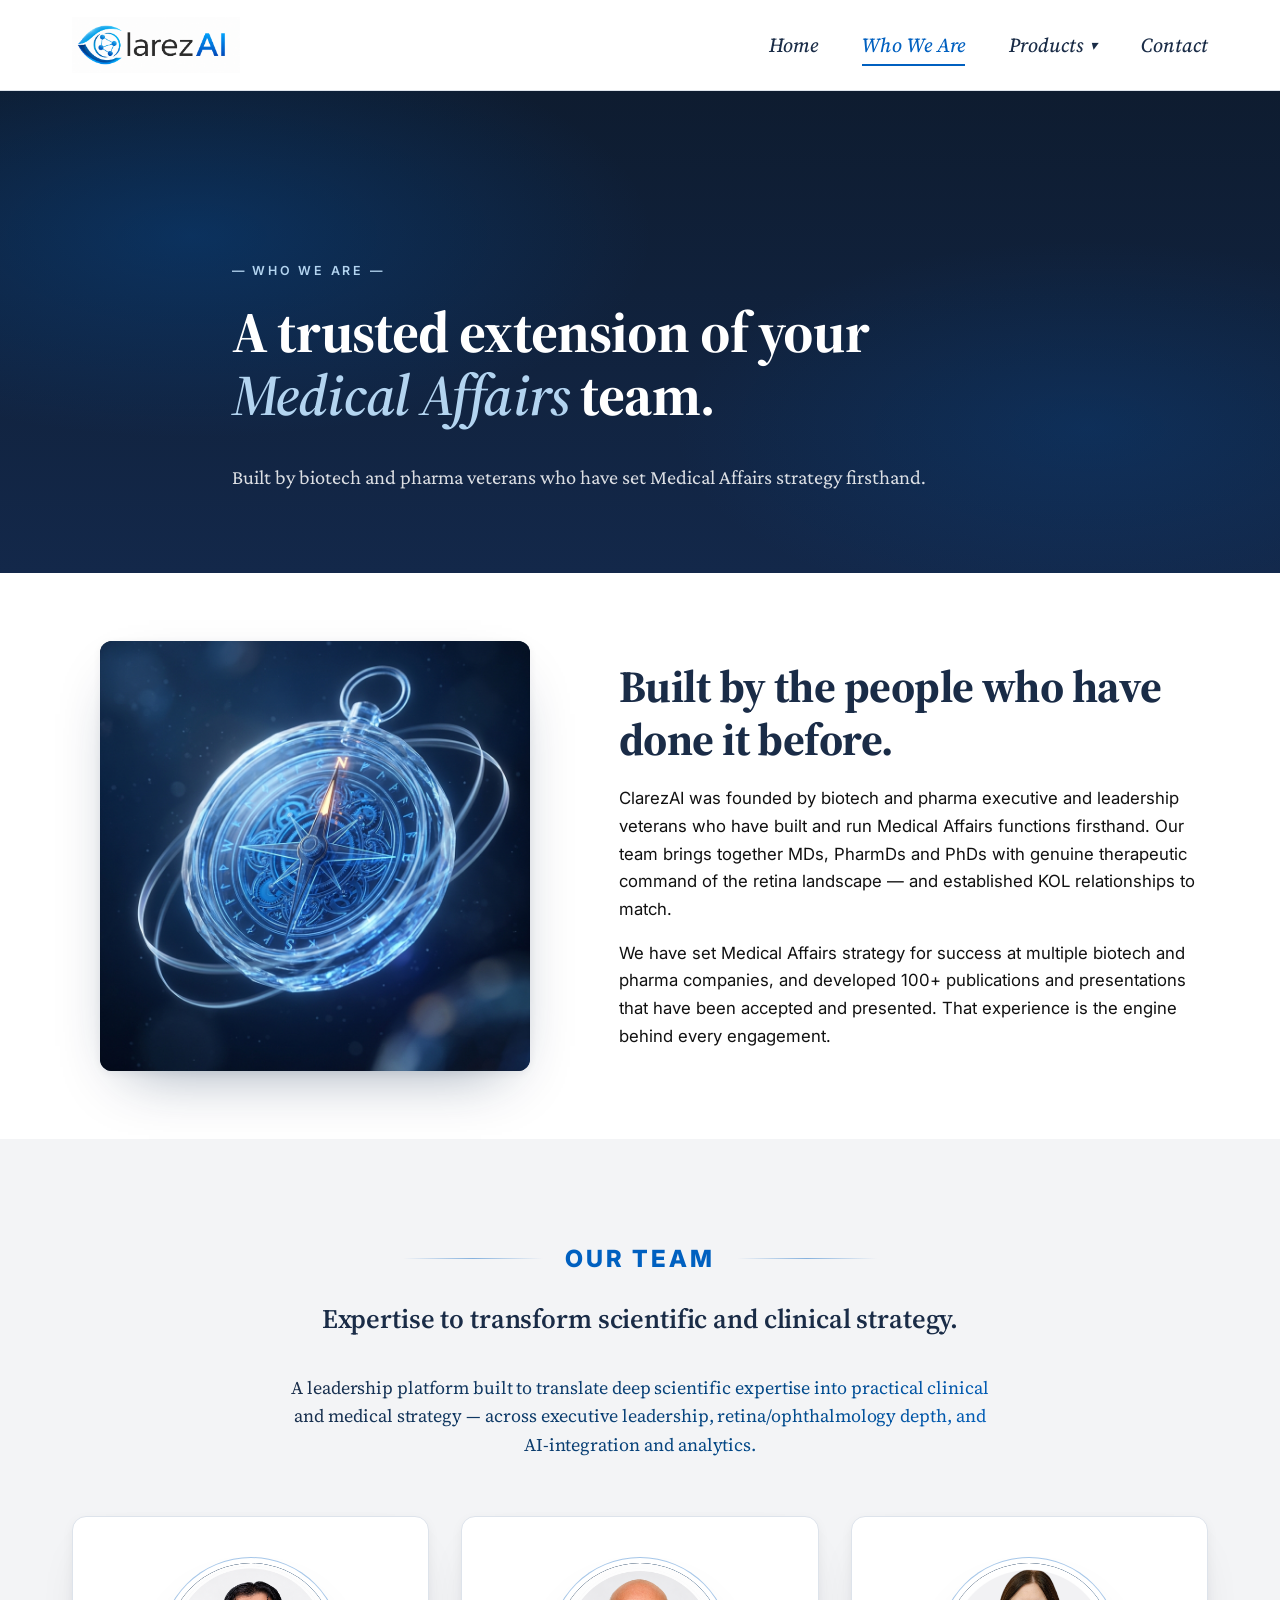
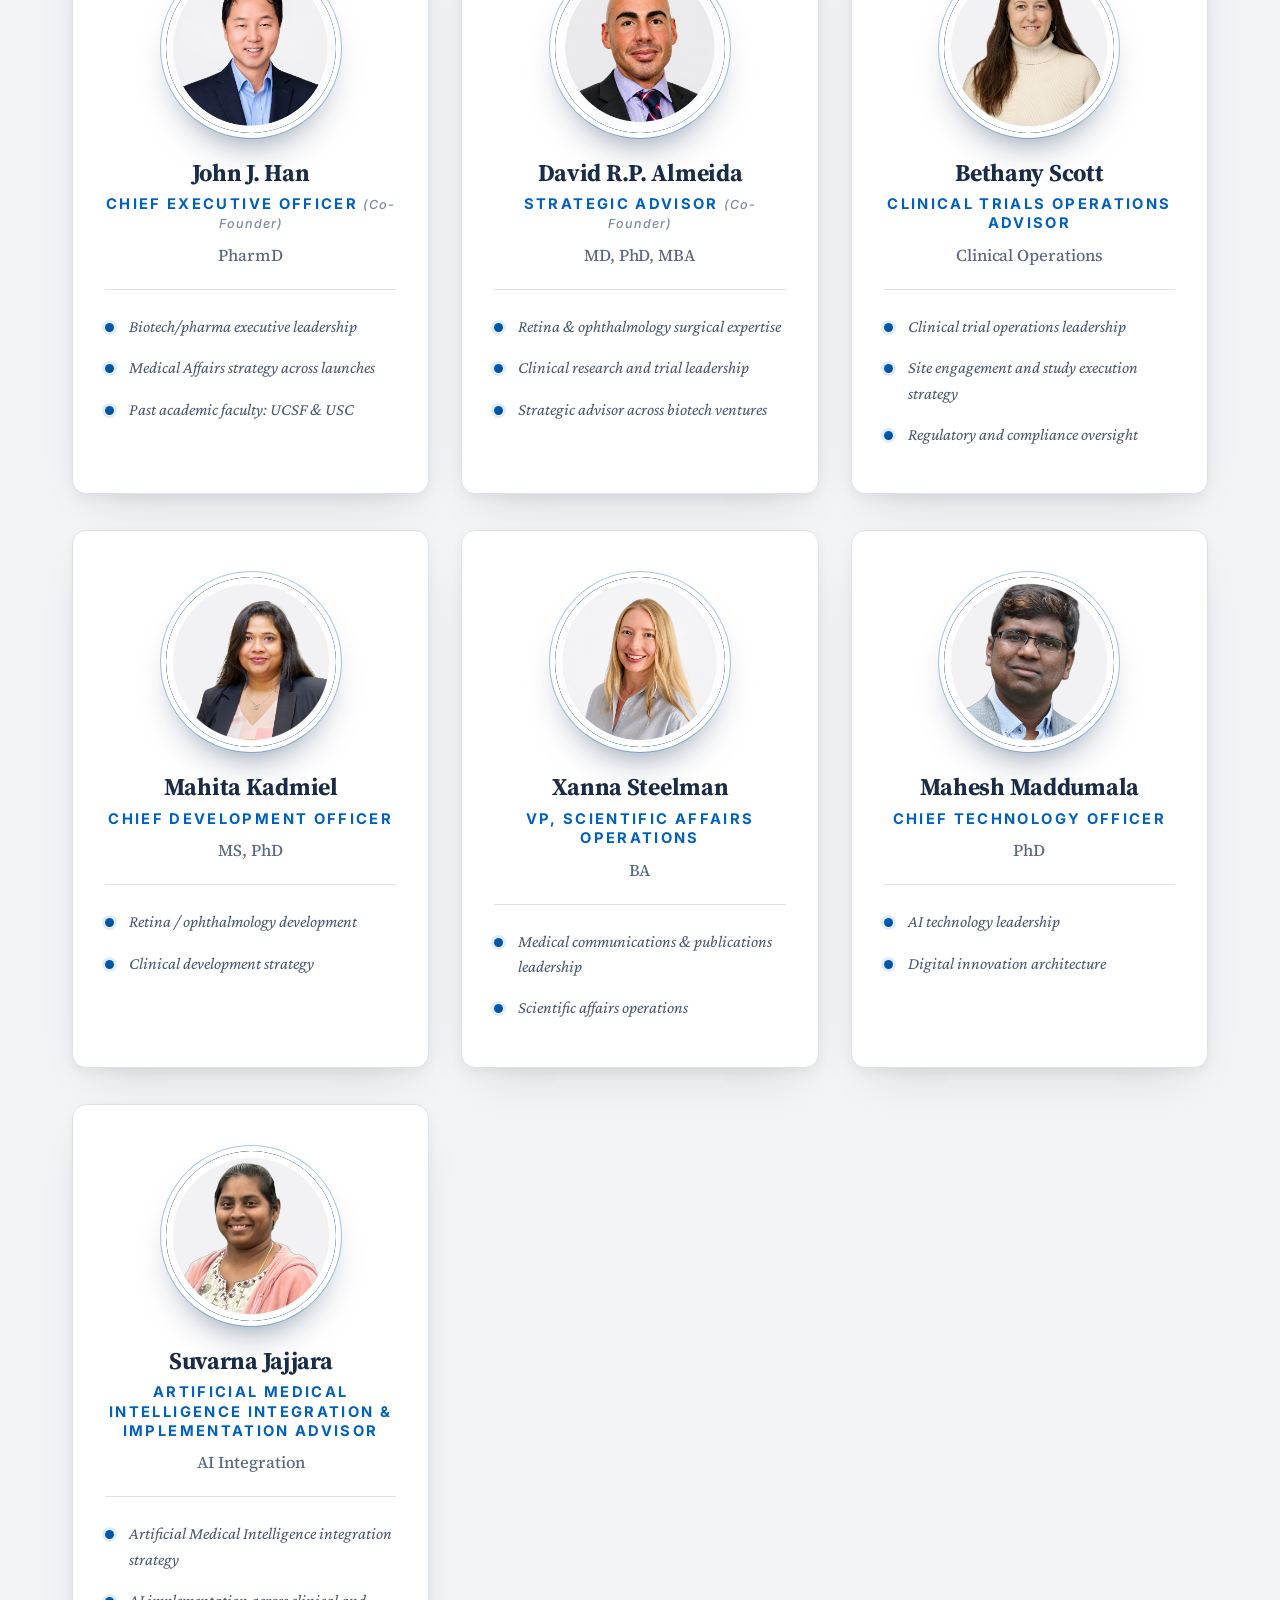
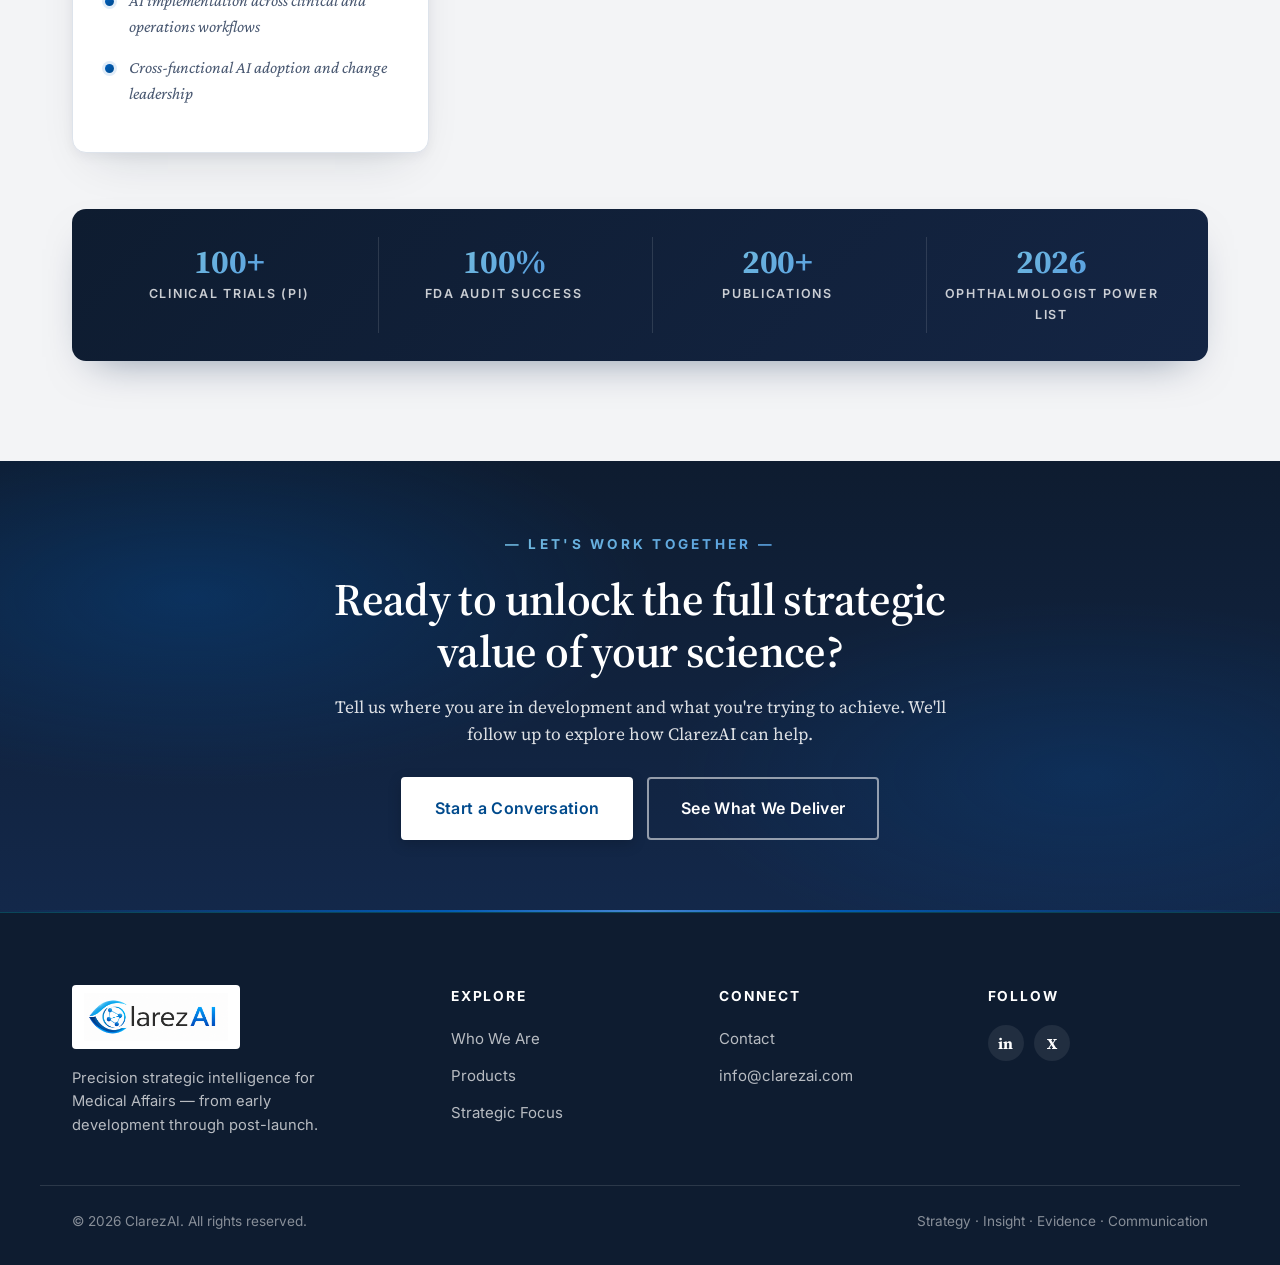
<file: about.html>
<!DOCTYPE html>
<html lang="en">
<head>
<meta charset="UTF-8" />
<meta name="viewport" content="width=device-width, initial-scale=1.0" />
<title>Who We Are — ClarezAI</title>
<meta name="description" content="ClarezAI is a strategic intelligence engine for biotech and pharma — founded by MDs, PharmDs and PhDs with deep retina expertise." />
<link rel="preconnect" href="https://fonts.googleapis.com" />
<link rel="preconnect" href="https://fonts.gstatic.com" crossorigin />
<link href="https://fonts.googleapis.com/css2?family=Inter:wght@300;400;500;600;700&family=Source+Serif+Pro:wght@400;600;700&family=Crimson+Pro:wght@400;500;600&display=swap" rel="stylesheet" />
<link rel="stylesheet" href="styles.css" />
<link rel="icon" href="images/ClarezAI Logo_without text.png" />
</head>
<body>

<header class="nav" id="nav">
  <div class="wrap nav__inner">
    <a class="brand" href="index.html" aria-label="ClarezAI home">
      <img src="images/ClarezAI Logo_without text.png" alt="ClarezAI" class="brand__logo" />
    </a>
    <nav class="nav__links" aria-label="Primary">
      <a href="index.html">Home</a>
      <a href="about.html" class="is-current">Who We Are</a>
      <div class="nav__dropdown" data-dropdown>
        <button class="nav__dropdown-toggle" aria-expanded="false" aria-haspopup="true">Products <span class="nav__caret" aria-hidden="true">▾</span></button>
        <div class="nav__dropdown-menu" role="menu">
          <a href="clarezai-ma.html" role="menuitem"><strong>ClarezAI MA</strong> · Medical Affairs</a>
          <a href="nrss.html" role="menuitem"><strong>NRSS</strong> · Human Eye Model</a>
          <a href="casexai.html" role="menuitem"><strong>CASExAI</strong> · Clinical</a>
          <a href="clinomicsai.html" role="menuitem"><strong>ClinomicsAI</strong> · Science</a>
        </div>
      </div>
      <a href="contact.html">Contact</a>
    </nav>
    <button class="nav__toggle" id="navToggle" aria-label="Toggle menu"><span></span><span></span><span></span></button>
  </div>
</header>

<main id="top">

  <!-- ── PAGE HEADER ── -->
  <section class="pagehead">
    <div class="wrap pagehead__inner reveal">
      <p class="kicker">— Who We Are —</p>
      <h1>A trusted extension of your<br><em>Medical Affairs</em> team.</h1>
      <p class="pagehead__lead">Built by biotech and pharma veterans who have set Medical Affairs strategy firsthand.</p>
    </div>
  </section>

  <!-- ── STORY ── -->
  <section class="prop">
    <div class="wrap prop__split">
      <figure class="prop__visual reveal">
        <img src="images/team.png" alt="ClarezAI strategic intelligence — the engine of senior Medical Affairs experience" />
      </figure>
      <div class="prop__copy reveal">
        <h2>Built by the people who have done it before.</h2>
        <p class="lead">ClarezAI was founded by biotech and pharma executive and leadership veterans who have built and run Medical Affairs functions firsthand. Our team brings together MDs, PharmDs and PhDs with genuine therapeutic command of the retina landscape — and established KOL relationships to match.</p>
        <p class="lead">We have set Medical Affairs strategy for success at multiple biotech and pharma companies, and developed 100+ publications and presentations that have been accepted and presented. That experience is the engine behind every engagement.</p>
      </div>
    </div>
  </section>

  <!-- ── TEAM (placeholders — replace with real headshots, names, titles) ── -->
  <section class="team">
    <div class="wrap">
      <header class="sec__head sec__head--center reveal replay-anim">
        <p class="kicker kicker--animated">
          <span class="kicker__line kicker__line--left" aria-hidden="true"></span>
          <span class="kicker__text">Our Team</span>
          <span class="kicker__line kicker__line--right" aria-hidden="true"></span>
        </p>
        <h2>Expertise to transform scientific and clinical strategy.</h2>
        <p class="sec__sub">A leadership platform built to translate deep scientific expertise into practical clinical and medical strategy — across executive leadership, retina/ophthalmology depth, and AI-integration and analytics.</p>
      </header>
      <div class="team__grid">
        <article class="team-card reveal">
          <div class="team-card__avatar">
            <img src="images/team-john-han.png" alt="John J. Han, PharmD — Chief Executive Officer" class="team-card__photo" />
          </div>
          <h3 class="team-card__name">John J. Han</h3>
          <p class="team-card__title">Chief Executive Officer <span class="team-card__role">(Co-Founder)</span></p>
          <p class="team-card__cred">PharmD</p>
          <ul class="team-card__expertise">
            <li>Biotech/pharma executive leadership</li>
            <li>Medical Affairs strategy across launches</li>
            <li>Past academic faculty: UCSF &amp; USC</li>
          </ul>
        </article>
        <article class="team-card reveal">
          <div class="team-card__avatar">
            <img src="images/team-david-almeida.png" alt="David R.P. Almeida, MD, PhD, MBA — Strategic Advisor" class="team-card__photo" />
          </div>
          <h3 class="team-card__name">David R.P. Almeida</h3>
          <p class="team-card__title">Strategic Advisor <span class="team-card__role">(Co-Founder)</span></p>
          <p class="team-card__cred">MD, PhD, MBA</p>
          <ul class="team-card__expertise">
            <li>Retina &amp; ophthalmology surgical expertise</li>
            <li>Clinical research and trial leadership</li>
            <li>Strategic advisor across biotech ventures</li>
          </ul>
        </article>
        <article class="team-card reveal">
          <div class="team-card__avatar">
            <img src="images/team-bethany.png" alt="Bethany — Clinical Trials Operations Advisor" class="team-card__photo" />
          </div>
          <h3 class="team-card__name">Bethany Scott</h3>
          <p class="team-card__title">Clinical Trials Operations Advisor</p>
          <p class="team-card__cred">Clinical Operations</p>
          <ul class="team-card__expertise">
            <li>Clinical trial operations leadership</li>
            <li>Site engagement and study execution strategy</li>
            <li>Regulatory and compliance oversight</li>
          </ul>
        </article>
        <article class="team-card reveal">
          <div class="team-card__avatar">
            <img src="images/team-mahita-kadmiel.png" alt="Mahita Kadmiel, MS, PhD — Chief Development Officer" class="team-card__photo" />
          </div>
          <h3 class="team-card__name">Mahita Kadmiel</h3>
          <p class="team-card__title">Chief Development Officer</p>
          <p class="team-card__cred">MS, PhD</p>
          <ul class="team-card__expertise">
            <li>Retina / ophthalmology development</li>
            <li>Clinical development strategy</li>
          </ul>
        </article>
        <article class="team-card reveal">
          <div class="team-card__avatar">
            <img src="images/team-xanna-steelman.png" alt="Xanna Steelman, BA — VP, Scientific Affairs Operations" class="team-card__photo" />
          </div>
          <h3 class="team-card__name">Xanna Steelman</h3>
          <p class="team-card__title">VP, Scientific Affairs Operations</p>
          <p class="team-card__cred">BA</p>
          <ul class="team-card__expertise">
            <li>Medical communications &amp; publications leadership</li>
            <li>Scientific affairs operations</li>
          </ul>
        </article>
        <article class="team-card reveal">
          <div class="team-card__avatar">
            <img src="images/team-mahesh-maddumala.png" alt="Mahesh Maddumala, PhD — Chief Technology Officer" class="team-card__photo" />
          </div>
          <h3 class="team-card__name">Mahesh Maddumala</h3>
          <p class="team-card__title">Chief Technology Officer</p>
          <p class="team-card__cred">PhD</p>
          <ul class="team-card__expertise">
            <li>AI technology leadership</li>
            <li>Digital innovation architecture</li>
          </ul>
        </article>
        <article class="team-card reveal">
          <div class="team-card__avatar">
            <img src="images/team-suvarna.png" alt="Suvarna Jajjara — Artificial Medical Intelligence Integration &amp; Implementation Advisor" class="team-card__photo" />
          </div>
          <h3 class="team-card__name">Suvarna Jajjara</h3>
          <p class="team-card__title">Artificial Medical Intelligence Integration &amp; Implementation Advisor</p>
          <p class="team-card__cred">AI Integration</p>
          <ul class="team-card__expertise">
            <li>Artificial Medical Intelligence integration strategy</li>
            <li>AI implementation across clinical and operations workflows</li>
            <li>Cross-functional AI adoption and change leadership</li>
          </ul>
        </article>
      </div>

      <!-- Track record stats -->
      <div class="team__stats reveal">
        <div class="team-stat"><strong>100+</strong><span>Clinical Trials (PI)</span></div>
        <div class="team-stat"><strong>100%</strong><span>FDA Audit Success</span></div>
        <div class="team-stat"><strong>200+</strong><span>Publications</span></div>
        <div class="team-stat"><strong>2026</strong><span>Ophthalmologist Power List</span></div>
      </div>

    </div>
  </section>

  <!-- ── CTA ── -->
  <section class="cta">
    <div class="wrap cta__inner reveal">
      <p class="cta__eyebrow">— Let's Work Together —</p>
      <h2>Ready to unlock the full strategic value of your science?</h2>
      <p class="cta__lead">Tell us where you are in development and what you're trying to achieve. We'll follow up to explore how ClarezAI can help.</p>
      <div class="cta__actions">
        <a href="contact.html" class="btn btn--solid btn--lg">Start a Conversation</a>
        <a href="index.html#products" class="btn btn--ghost btn--lg">See What We Deliver</a>
      </div>
    </div>
  </section>

</main>

<footer class="footer">
  <div class="wrap footer__top">
    <div class="footer__col footer__brand">
      <img src="images/ClarezAI Logo_without text.png" alt="ClarezAI" class="footer__logo" />
      <p>Precision strategic intelligence for Medical Affairs — from early development through post-launch.</p>
    </div>
    <div class="footer__col">
      <h4>Explore</h4>
      <ul>
        <li><a href="about.html">Who We Are</a></li>
        <li><a href="products.html">Products</a></li>
        <li><a href="index.html#insights">Strategic Focus</a></li>
      </ul>
    </div>
    <div class="footer__col">
      <h4>Connect</h4>
      <ul>
        <li><a href="contact.html">Contact</a></li>
        <li><a href="mailto:info@clarezai.com">info@clarezai.com</a></li>
      </ul>
    </div>
    <div class="footer__col">
      <h4>Follow</h4>
      <ul class="footer__social">
        <li><a href="#" aria-label="LinkedIn">in</a></li>
        <li><a href="#" aria-label="Twitter / X">X</a></li>
      </ul>
    </div>
  </div>
  <div class="wrap footer__bottom">
    <span>© 2026 ClarezAI. All rights reserved.</span>
    <span>Strategy · Insight · Evidence · Communication</span>
  </div>
</footer>

<script src="script.js"></script>
</body>
</html>
</file>
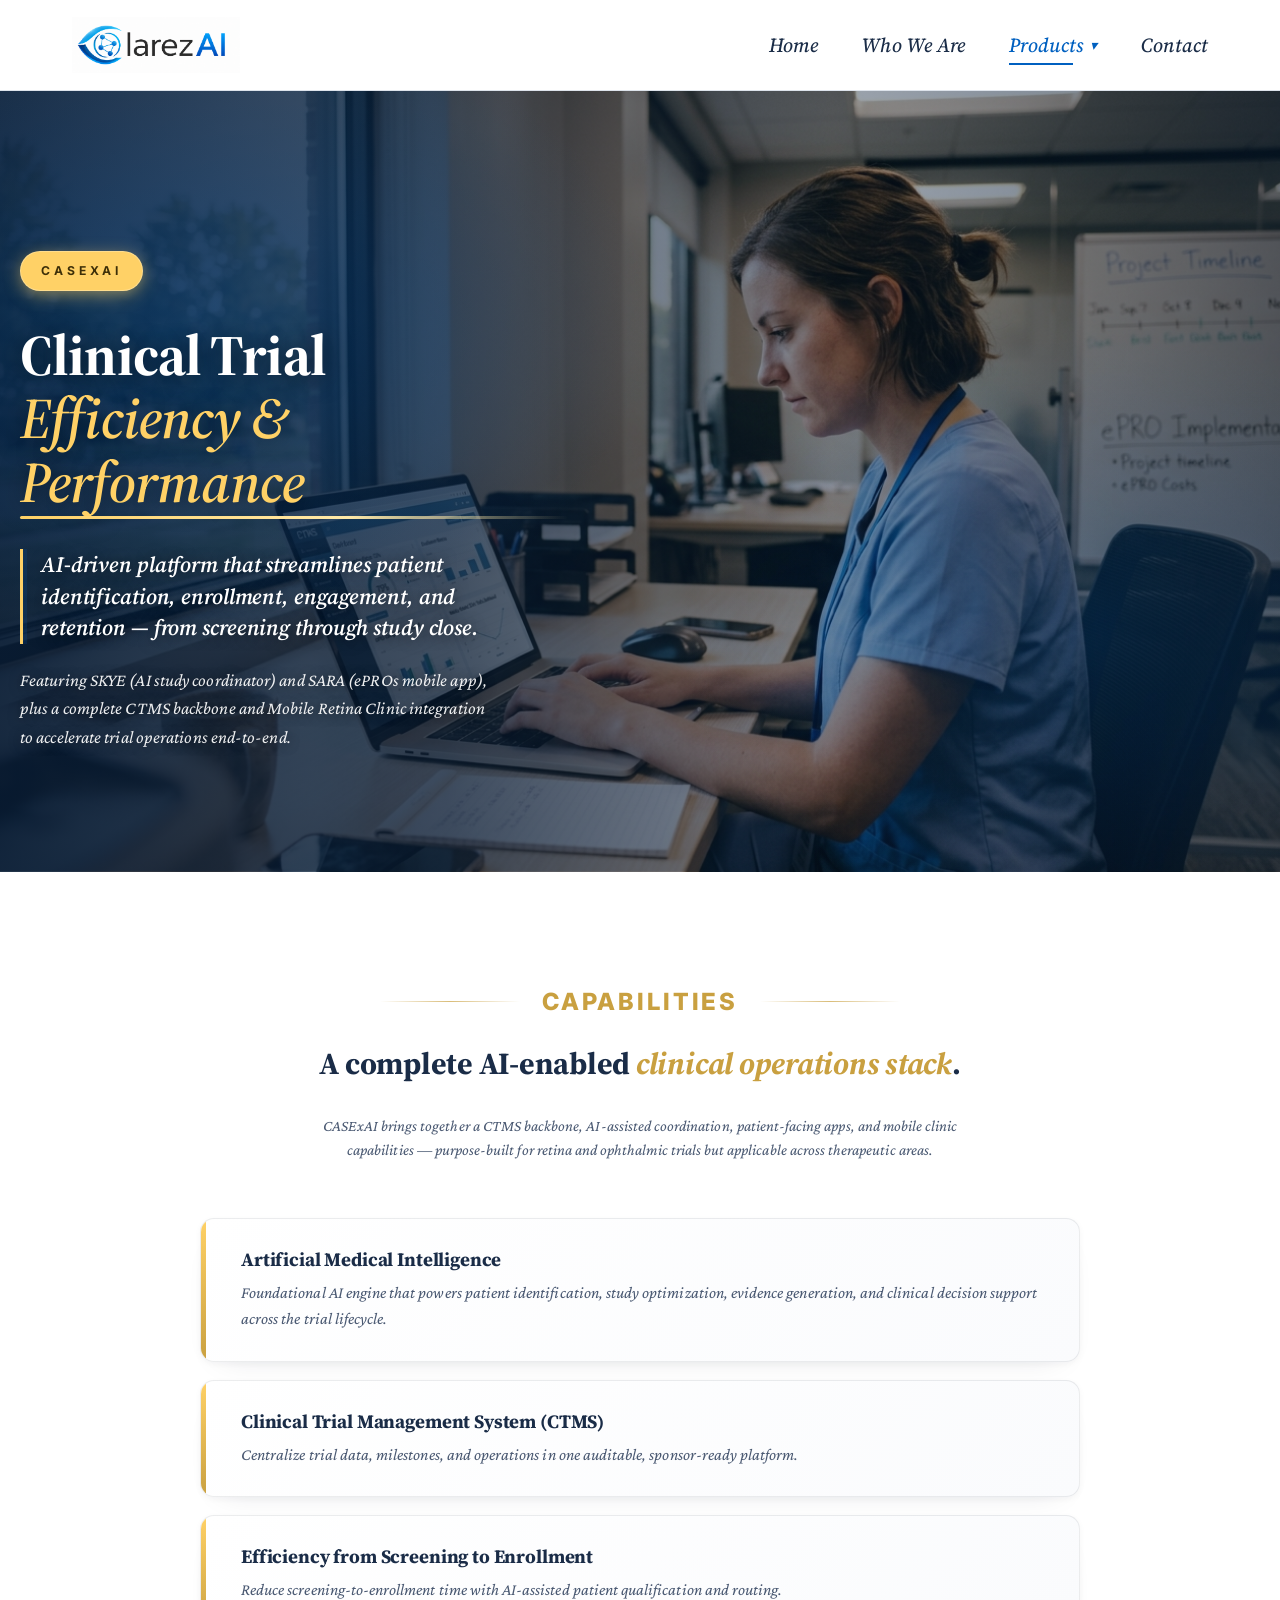
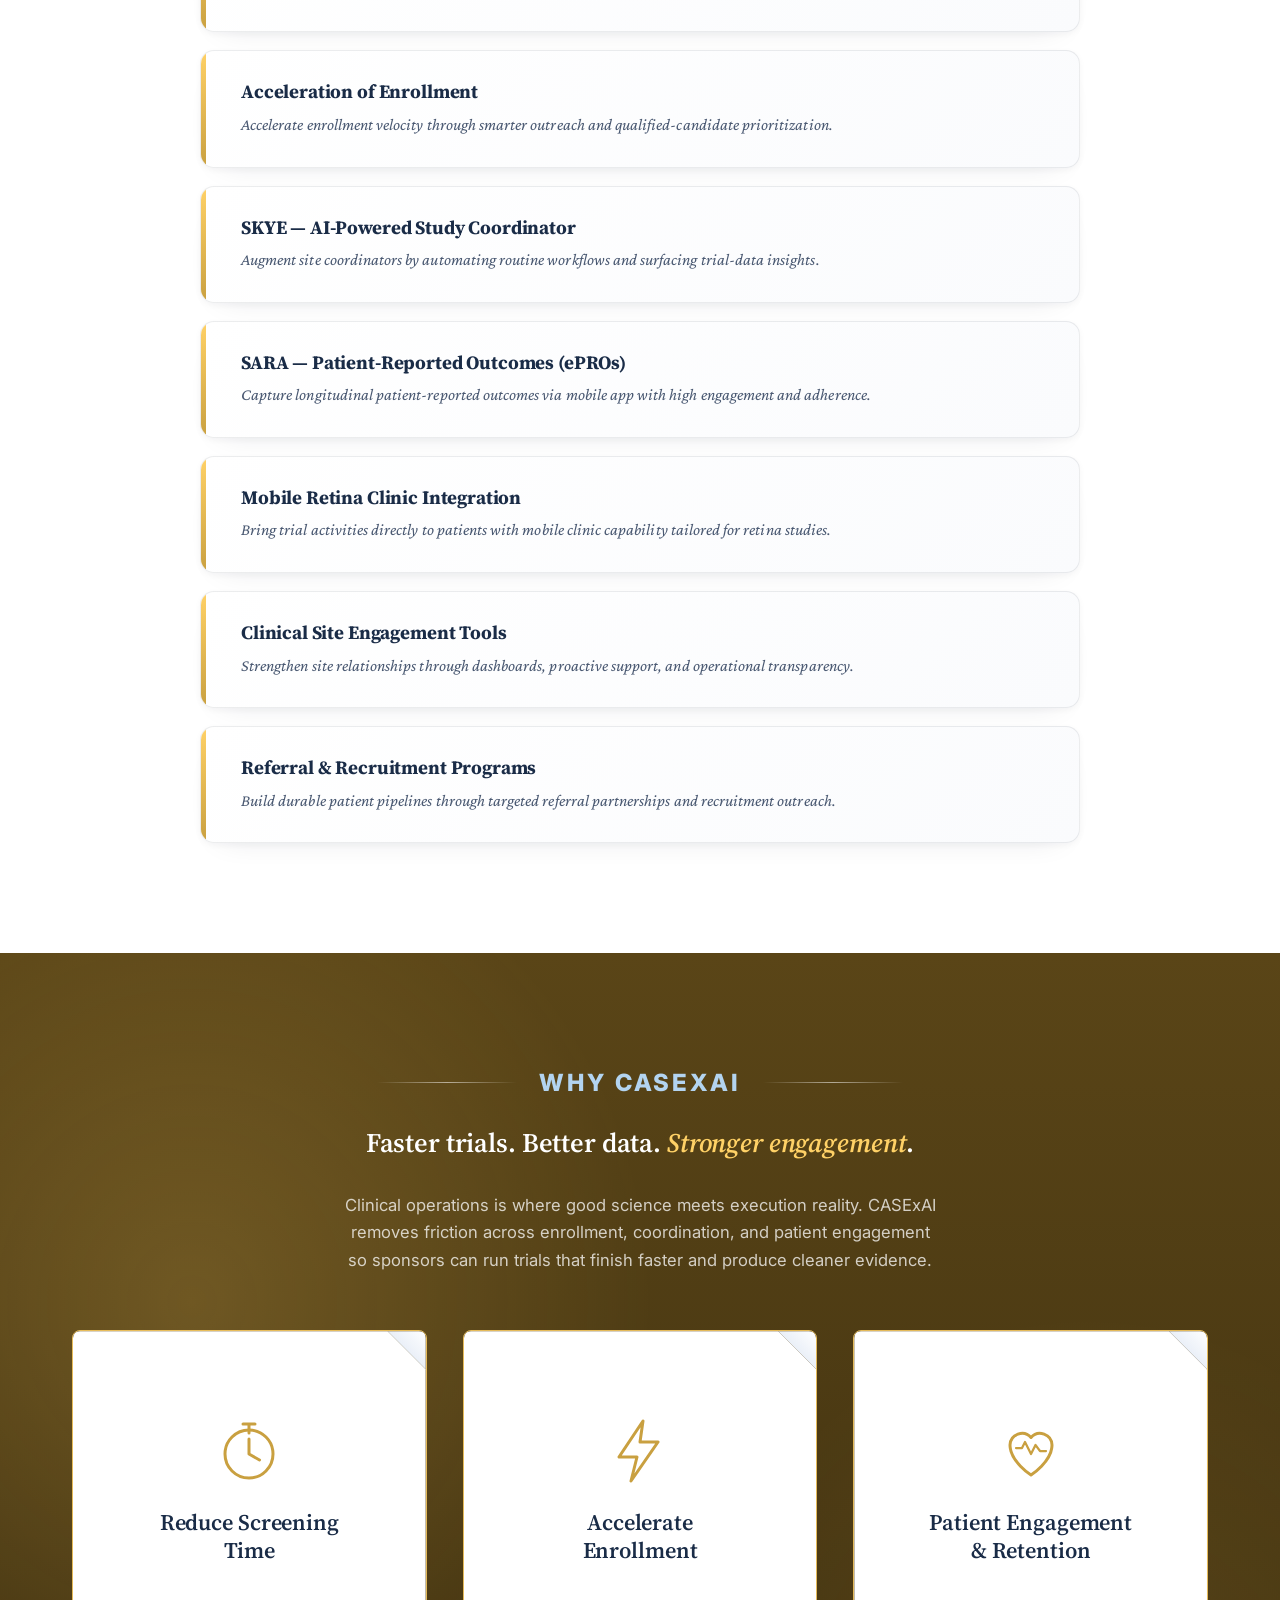
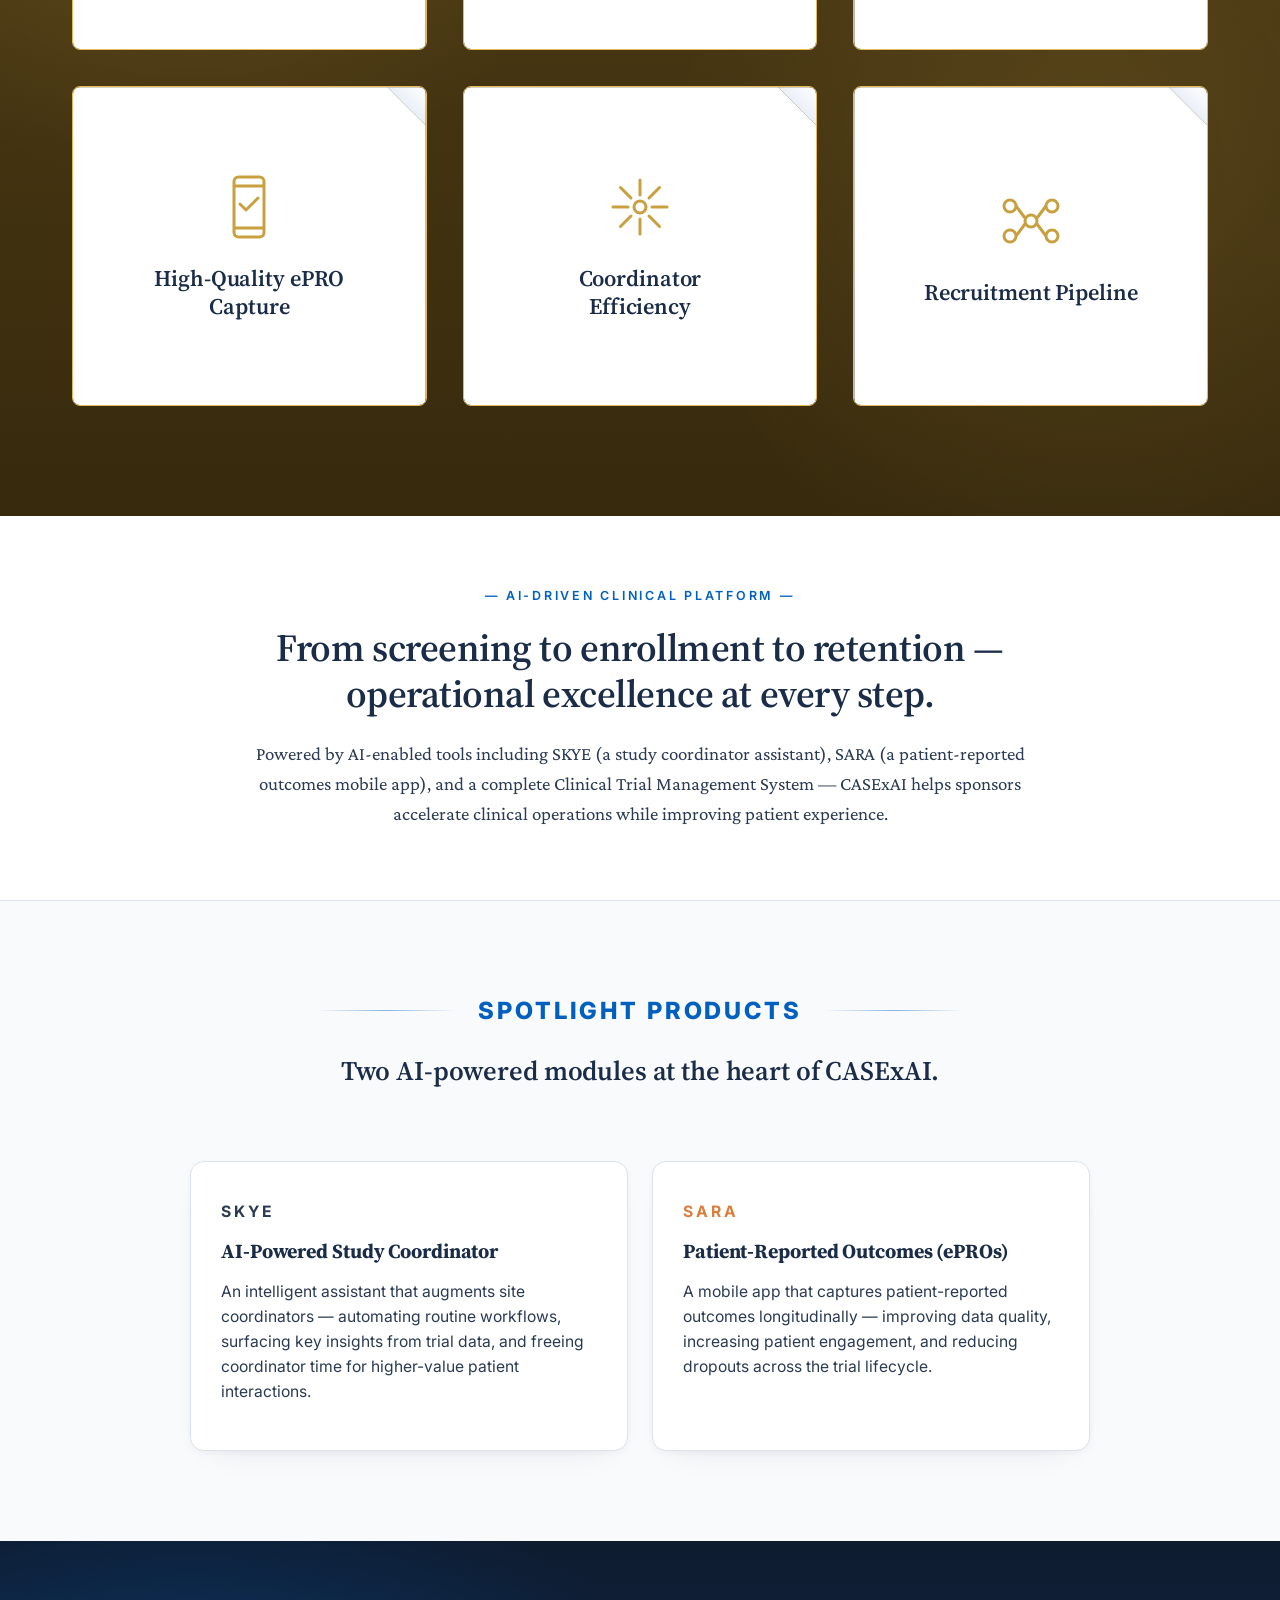
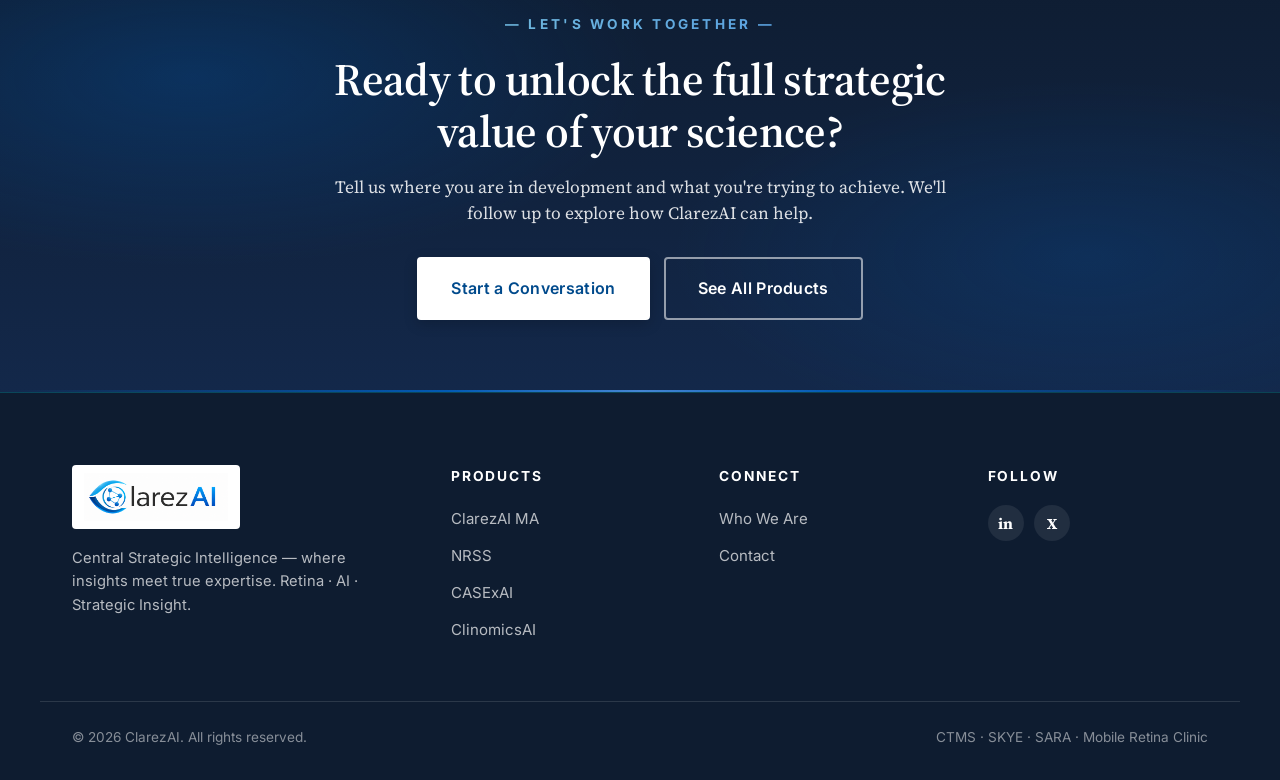
<file: casexai.html>
<!DOCTYPE html>
<html lang="en">
<head>
<meta charset="UTF-8" />
<meta name="viewport" content="width=device-width, initial-scale=1.0" />
<title>CASExAI — AI-Powered Clinical Trial Platform | ClarezAI</title>
<meta name="description" content="CASExAI is an AI-driven clinical trial platform — CTMS, SKYE study coordinator, SARA ePROs, Mobile Retina Clinic, and site engagement tools that accelerate enrollment and retention." />
<link rel="preconnect" href="https://fonts.googleapis.com" />
<link rel="preconnect" href="https://fonts.gstatic.com" crossorigin />
<link href="https://fonts.googleapis.com/css2?family=Inter:wght@300;400;500;600;700&family=Source+Serif+Pro:wght@400;600;700&family=Crimson+Pro:wght@400;500;600&display=swap" rel="stylesheet" />
<link rel="stylesheet" href="styles.css" />
<link rel="icon" href="images/ClarezAI Logo_without text.png" />
</head>
<body class="theme-casexai">

<header class="nav" id="nav">
  <div class="wrap nav__inner">
    <a class="brand" href="index.html" aria-label="ClarezAI home">
      <img src="images/ClarezAI Logo_without text.png" alt="ClarezAI" class="brand__logo" />
    </a>
    <nav class="nav__links" aria-label="Primary">
      <a href="index.html">Home</a>
      <a href="about.html">Who We Are</a>
      <div class="nav__dropdown" data-dropdown>
        <button class="nav__dropdown-toggle is-current" aria-expanded="false" aria-haspopup="true">Products <span class="nav__caret" aria-hidden="true">▾</span></button>
        <div class="nav__dropdown-menu" role="menu">
          <a href="clarezai-ma.html" role="menuitem"><strong>ClarezAI MA</strong> · Medical Affairs</a>
          <a href="nrss.html" role="menuitem"><strong>NRSS</strong> · Human Eye Model</a>
          <a href="casexai.html" class="is-current" role="menuitem"><strong>CASExAI</strong> · Clinical</a>
          <a href="clinomicsai.html" role="menuitem"><strong>ClinomicsAI</strong> · Science</a>
        </div>
      </div>
      <a href="contact.html">Contact</a>
    </nav>
    <button class="nav__toggle" id="navToggle" aria-label="Toggle menu"><span></span><span></span><span></span></button>
  </div>
</header>

<main id="top">

  <!-- ── PAGE HEADER — photo hero (matches clarezai-ma.html pattern) ── -->
  <section class="pagehead product-hero product-hero--p3 product-hero--photo" style="background-image: linear-gradient(to right, rgba(8,27,51,.92) 0%, rgba(8,27,51,.75) 35%, rgba(8,27,51,.4) 65%, rgba(8,27,51,.6) 100%), url('images/casexai-hero.png');">
    <div class="wrap pagehead__inner reveal">
      <p class="kicker product-hero__brand product-hero__brand--light">CASExAI</p>
      <h1 class="product-hero__title">Clinical Trial <em>Efficiency &amp; Performance</em></h1>
      <p class="product-hero__sub">AI-driven platform that streamlines patient identification, enrollment, engagement, and retention — from screening through study close.</p>
      <p class="pagehead__lead product-hero__lead">Featuring SKYE (AI study coordinator) and SARA (ePROs mobile app), plus a complete CTMS backbone and Mobile Retina Clinic integration to accelerate trial operations end-to-end.</p>
    </div>
  </section>

  <!-- ── CAPABILITIES — single-column list with descriptions, matches clarezai-ma.html ── -->
  <section class="cap-spotlight" id="capabilities">
    <div class="wrap">
      <header class="sec__head sec__head--center reveal replay-anim">
        <p class="kicker kicker--animated">
          <span class="kicker__line kicker__line--left" aria-hidden="true"></span>
          <span class="kicker__text">Capabilities</span>
          <span class="kicker__line kicker__line--right" aria-hidden="true"></span>
        </p>
        <h2>A complete AI-enabled <em>clinical operations stack</em>.</h2>
        <p class="sec__sub">CASExAI brings together a CTMS backbone, AI-assisted coordination, patient-facing apps, and mobile clinic capabilities — purpose-built for retina and ophthalmic trials but applicable across therapeutic areas.</p>
      </header>
      <ul class="cap-list">
        <li class="cap-list__item reveal" style="--cap-delay:.05s">
          <h3>Artificial Medical Intelligence</h3>
          <p>Foundational AI engine that powers patient identification, study optimization, evidence generation, and clinical decision support across the trial lifecycle.</p>
        </li>
        <li class="cap-list__item reveal" style="--cap-delay:.12s">
          <h3>Clinical Trial Management System (CTMS)</h3>
          <p>Centralize trial data, milestones, and operations in one auditable, sponsor-ready platform.</p>
        </li>
        <li class="cap-list__item reveal" style="--cap-delay:.19s">
          <h3>Efficiency from Screening to Enrollment</h3>
          <p>Reduce screening-to-enrollment time with AI-assisted patient qualification and routing.</p>
        </li>
        <li class="cap-list__item reveal" style="--cap-delay:.26s">
          <h3>Acceleration of Enrollment</h3>
          <p>Accelerate enrollment velocity through smarter outreach and qualified-candidate prioritization.</p>
        </li>
        <li class="cap-list__item reveal" style="--cap-delay:.33s">
          <h3>SKYE — AI-Powered Study Coordinator</h3>
          <p>Augment site coordinators by automating routine workflows and surfacing trial-data insights.</p>
        </li>
        <li class="cap-list__item reveal" style="--cap-delay:.40s">
          <h3>SARA — Patient-Reported Outcomes (ePROs)</h3>
          <p>Capture longitudinal patient-reported outcomes via mobile app with high engagement and adherence.</p>
        </li>
        <li class="cap-list__item reveal" style="--cap-delay:.47s">
          <h3>Mobile Retina Clinic Integration</h3>
          <p>Bring trial activities directly to patients with mobile clinic capability tailored for retina studies.</p>
        </li>
        <li class="cap-list__item reveal" style="--cap-delay:.54s">
          <h3>Clinical Site Engagement Tools</h3>
          <p>Strengthen site relationships through dashboards, proactive support, and operational transparency.</p>
        </li>
        <li class="cap-list__item reveal" style="--cap-delay:.61s">
          <h3>Referral &amp; Recruitment Programs</h3>
          <p>Build durable patient pipelines through targeted referral partnerships and recruitment outreach.</p>
        </li>
      </ul>
    </div>
  </section>

  <!-- ── WHY CASExAI — styled like Why Medical Affairs (dark panel + animated kicker + statement grid) ── -->
  <section class="why" id="why-casexai">
    <div class="wrap">
      <header class="sec__head sec__head--center reveal replay-anim">
        <p class="kicker kicker--animated">
          <span class="kicker__line kicker__line--left" aria-hidden="true"></span>
          <span class="kicker__text">Why CASExAI</span>
          <span class="kicker__line kicker__line--right" aria-hidden="true"></span>
        </p>
        <h2>Faster trials. Better data. <em>Stronger engagement</em>.</h2>
        <p class="sec__sub">Clinical operations is where good science meets execution reality. CASExAI removes friction across enrollment, coordination, and patient engagement so sponsors can run trials that finish faster and produce cleaner evidence.</p>
      </header>
      <div class="why__grid">
        <!-- 01 — Reduce Screening Time (stopwatch icon) -->
        <article class="why-card reveal" tabindex="0">
          <div class="why-card__back">
            <p class="why-card__reveal">Cut weeks from screening to enrollment.</p>
            <p class="why-card__detail">AI-assisted qualification routes the right candidates to the right protocols faster — shrinking the screening funnel without sacrificing data quality.</p>
          </div>
          <div class="why-card__front">
            <div class="why-card__icon" aria-hidden="true">
              <svg viewBox="0 0 48 48" fill="none"><circle cx="24" cy="26" r="16" stroke="currentColor" stroke-width="2"/><path d="M24 16v10l7 4" stroke="currentColor" stroke-width="2" stroke-linecap="round" stroke-linejoin="round"/><path d="M20 6h8M24 6v6" stroke="currentColor" stroke-width="2" stroke-linecap="round"/></svg>
            </div>
            <h3>Reduce Screening Time</h3>
          </div>
          <span class="why-card__peel" aria-hidden="true"></span>
        </article>

        <!-- 02 — Accelerate Enrollment (lightning bolt) -->
        <article class="why-card reveal" tabindex="0">
          <div class="why-card__back">
            <p class="why-card__reveal">Accelerate enrollment velocity.</p>
            <p class="why-card__detail">Smarter outreach, qualified-candidate prioritization, and referral pipeline integration get more patients enrolled per week.</p>
          </div>
          <div class="why-card__front">
            <div class="why-card__icon" aria-hidden="true">
              <svg viewBox="0 0 48 48" fill="none"><path d="M26 4L10 28h12l-4 16 18-26H24l2-14z" stroke="currentColor" stroke-width="2" stroke-linecap="round" stroke-linejoin="round"/></svg>
            </div>
            <h3>Accelerate Enrollment</h3>
          </div>
          <span class="why-card__peel" aria-hidden="true"></span>
        </article>

        <!-- 03 — Patient Engagement & Retention (heart with pulse) -->
        <article class="why-card reveal" tabindex="0">
          <div class="why-card__back">
            <p class="why-card__reveal">Keep patients engaged through study close.</p>
            <p class="why-card__detail">SARA ePROs and the Mobile Retina Clinic reduce visit burden — boosting engagement and lowering dropout rates across the trial lifecycle.</p>
          </div>
          <div class="why-card__front">
            <div class="why-card__icon" aria-hidden="true">
              <svg viewBox="0 0 48 48" fill="none"><path d="M24 40s-14-9-14-20a8 8 0 0114-5 8 8 0 0114 5c0 11-14 20-14 20z" stroke="currentColor" stroke-width="2" stroke-linejoin="round"/><path d="M14 22h4l2-4 4 8 3-6 3 4h4" stroke="currentColor" stroke-width="1.5" stroke-linecap="round" stroke-linejoin="round"/></svg>
            </div>
            <h3>Patient Engagement &amp; Retention</h3>
          </div>
          <span class="why-card__peel" aria-hidden="true"></span>
        </article>

        <!-- 04 — High-Quality ePRO (mobile phone with check) -->
        <article class="why-card reveal" tabindex="0">
          <div class="why-card__back">
            <p class="why-card__reveal">Higher-quality longitudinal ePRO capture.</p>
            <p class="why-card__detail">Digital ePRO via SARA captures patient-reported outcomes with high adherence — cleaner data with fewer manual-entry errors.</p>
          </div>
          <div class="why-card__front">
            <div class="why-card__icon" aria-hidden="true">
              <svg viewBox="0 0 48 48" fill="none"><rect x="14" y="4" width="20" height="40" rx="3" stroke="currentColor" stroke-width="2"/><path d="M14 10h20M14 38h20" stroke="currentColor" stroke-width="2"/><path d="M18 22l4 4 8-8" stroke="currentColor" stroke-width="2" stroke-linecap="round" stroke-linejoin="round"/></svg>
            </div>
            <h3>High-Quality ePRO Capture</h3>
          </div>
          <span class="why-card__peel" aria-hidden="true"></span>
        </article>

        <!-- 05 — Coordinator Efficiency (sparkle/AI icon) -->
        <article class="why-card reveal" tabindex="0">
          <div class="why-card__back">
            <p class="why-card__reveal">Coordinator capacity, freed for patient care.</p>
            <p class="why-card__detail">SKYE automates routine workflows so site coordinators can focus on high-value patient interactions instead of paperwork.</p>
          </div>
          <div class="why-card__front">
            <div class="why-card__icon" aria-hidden="true">
              <svg viewBox="0 0 48 48" fill="none"><path d="M24 6v10M24 32v10M6 24h10M32 24h10M11 11l7 7M30 30l7 7M11 37l7-7M30 18l7-7" stroke="currentColor" stroke-width="2" stroke-linecap="round"/><circle cx="24" cy="24" r="4" stroke="currentColor" stroke-width="2"/></svg>
            </div>
            <h3>Coordinator Efficiency</h3>
          </div>
          <span class="why-card__peel" aria-hidden="true"></span>
        </article>

        <!-- 06 — Recruitment Pipeline (network nodes) -->
        <article class="why-card reveal" tabindex="0">
          <div class="why-card__back">
            <p class="why-card__reveal">A durable recruitment pipeline.</p>
            <p class="why-card__detail">Targeted referral partnerships and site engagement tools build sustainable patient pipelines that scale across studies and indications.</p>
          </div>
          <div class="why-card__front">
            <div class="why-card__icon" aria-hidden="true">
              <svg viewBox="0 0 48 48" fill="none"><circle cx="10" cy="14" r="4" stroke="currentColor" stroke-width="2"/><circle cx="10" cy="34" r="4" stroke="currentColor" stroke-width="2"/><circle cx="24" cy="24" r="4" stroke="currentColor" stroke-width="2"/><circle cx="38" cy="14" r="4" stroke="currentColor" stroke-width="2"/><circle cx="38" cy="34" r="4" stroke="currentColor" stroke-width="2"/><path d="M14 14l6 8M14 34l6-8M28 22l6-8M28 26l6 8" stroke="currentColor" stroke-width="2"/></svg>
            </div>
            <h3>Recruitment Pipeline</h3>
          </div>
          <span class="why-card__peel" aria-hidden="true"></span>
        </article>
      </div>
    </div>
  </section>

  <!-- ── INTRO (kept from original page) ── -->
  <section class="product-intro">
    <div class="wrap product-intro__inner reveal">
      <p class="kicker">— AI-Driven Clinical Platform —</p>
      <h2>From screening to enrollment to retention — operational excellence at every step.</h2>
      <p class="lead">Powered by AI-enabled tools including SKYE (a study coordinator assistant), SARA (a patient-reported outcomes mobile app), and a complete Clinical Trial Management System — CASExAI helps sponsors accelerate clinical operations while improving patient experience.</p>
    </div>
  </section>

  <section class="pillars">
    <div class="wrap">
      <header class="sec__head sec__head--center reveal">
        <p class="kicker kicker--animated">
          <span class="kicker__line kicker__line--left" aria-hidden="true"></span>
          <span class="kicker__text">Spotlight Products</span>
          <span class="kicker__line kicker__line--right" aria-hidden="true"></span>
        </p>
        <h2>Two AI-powered modules at the heart of CASExAI.</h2>
      </header>
      <div class="pillars__grid pillars__grid--two">
        <article class="pillar-card pillar-card--p1 reveal">
          <p class="pillar-card__tag">SKYE</p>
          <h3>AI-Powered Study Coordinator</h3>
          <p>An intelligent assistant that augments site coordinators — automating routine workflows, surfacing key insights from trial data, and freeing coordinator time for higher-value patient interactions.</p>
        </article>
        <article class="pillar-card pillar-card--p2 reveal">
          <p class="pillar-card__tag">SARA</p>
          <h3>Patient-Reported Outcomes (ePROs)</h3>
          <p>A mobile app that captures patient-reported outcomes longitudinally — improving data quality, increasing patient engagement, and reducing dropouts across the trial lifecycle.</p>
        </article>
      </div>
    </div>
  </section>

  <section class="cta">
    <div class="wrap cta__inner reveal">
      <p class="cta__eyebrow">— Let's Work Together —</p>
      <h2>Ready to unlock the full strategic value of your science?</h2>
      <p class="cta__lead">Tell us where you are in development and what you're trying to achieve. We'll follow up to explore how ClarezAI can help.</p>
      <div class="cta__actions">
        <a href="contact.html" class="btn btn--solid btn--lg">Start a Conversation</a>
        <a href="index.html#products" class="btn btn--ghost btn--lg">See All Products</a>
      </div>
    </div>
  </section>

</main>

<footer class="footer">
  <div class="wrap footer__top">
    <div class="footer__col footer__brand">
      <img src="images/ClarezAI Logo_without text.png" alt="ClarezAI" class="footer__logo" />
      <p>Central Strategic Intelligence — where insights meet true expertise. Retina · AI · Strategic Insight.</p>
    </div>
    <div class="footer__col">
      <h4>Products</h4>
      <ul>
        <li><a href="clarezai-ma.html">ClarezAI MA</a></li>
        <li><a href="nrss.html">NRSS</a></li>
        <li><a href="casexai.html">CASExAI</a></li>
        <li><a href="clinomicsai.html">ClinomicsAI</a></li>
      </ul>
    </div>
    <div class="footer__col">
      <h4>Connect</h4>
      <ul>
        <li><a href="about.html">Who We Are</a></li>
        <li><a href="contact.html">Contact</a></li>
      </ul>
    </div>
    <div class="footer__col">
      <h4>Follow</h4>
      <ul class="footer__social">
        <li><a href="#" aria-label="LinkedIn">in</a></li>
        <li><a href="#" aria-label="Twitter / X">X</a></li>
      </ul>
    </div>
  </div>
  <div class="wrap footer__bottom">
    <span>© 2026 ClarezAI. All rights reserved.</span>
    <span>CTMS · SKYE · SARA · Mobile Retina Clinic</span>
  </div>
</footer>

<script src="script.js"></script>
</body>
</html>
</file>
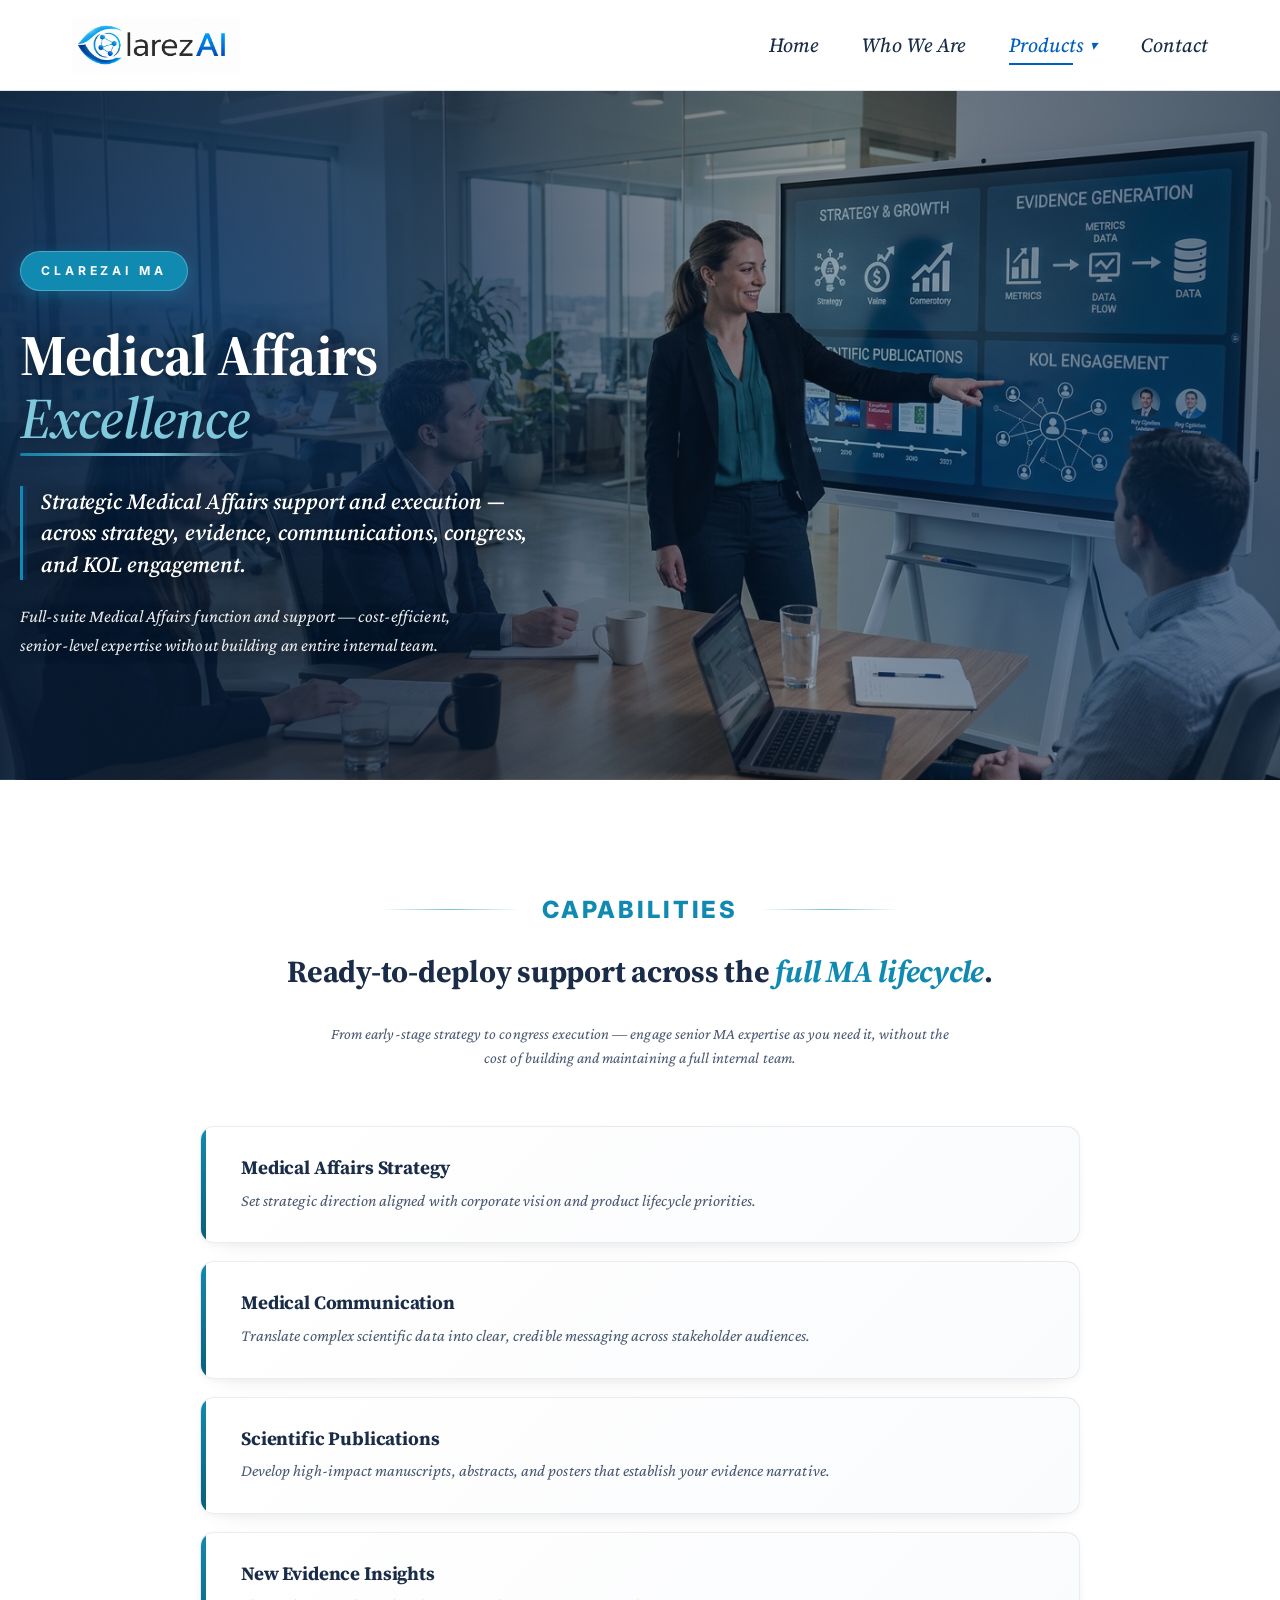
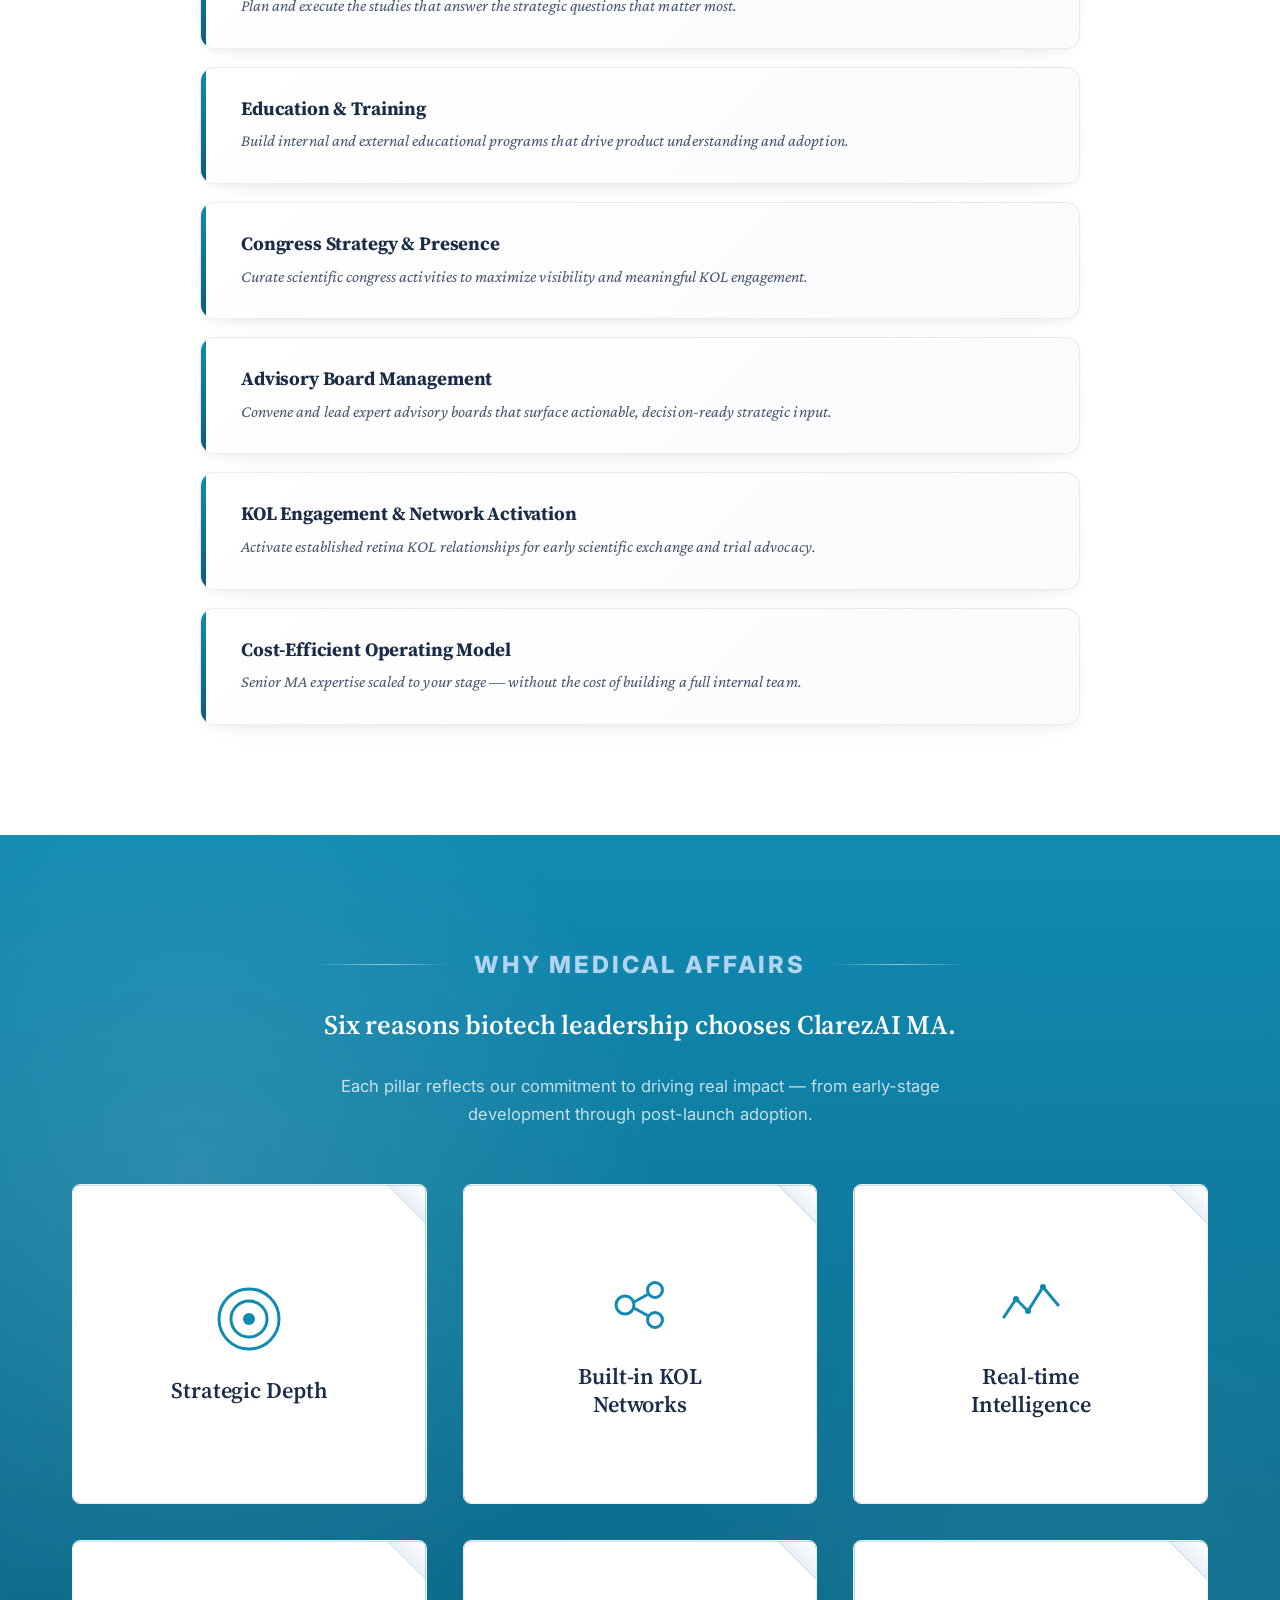
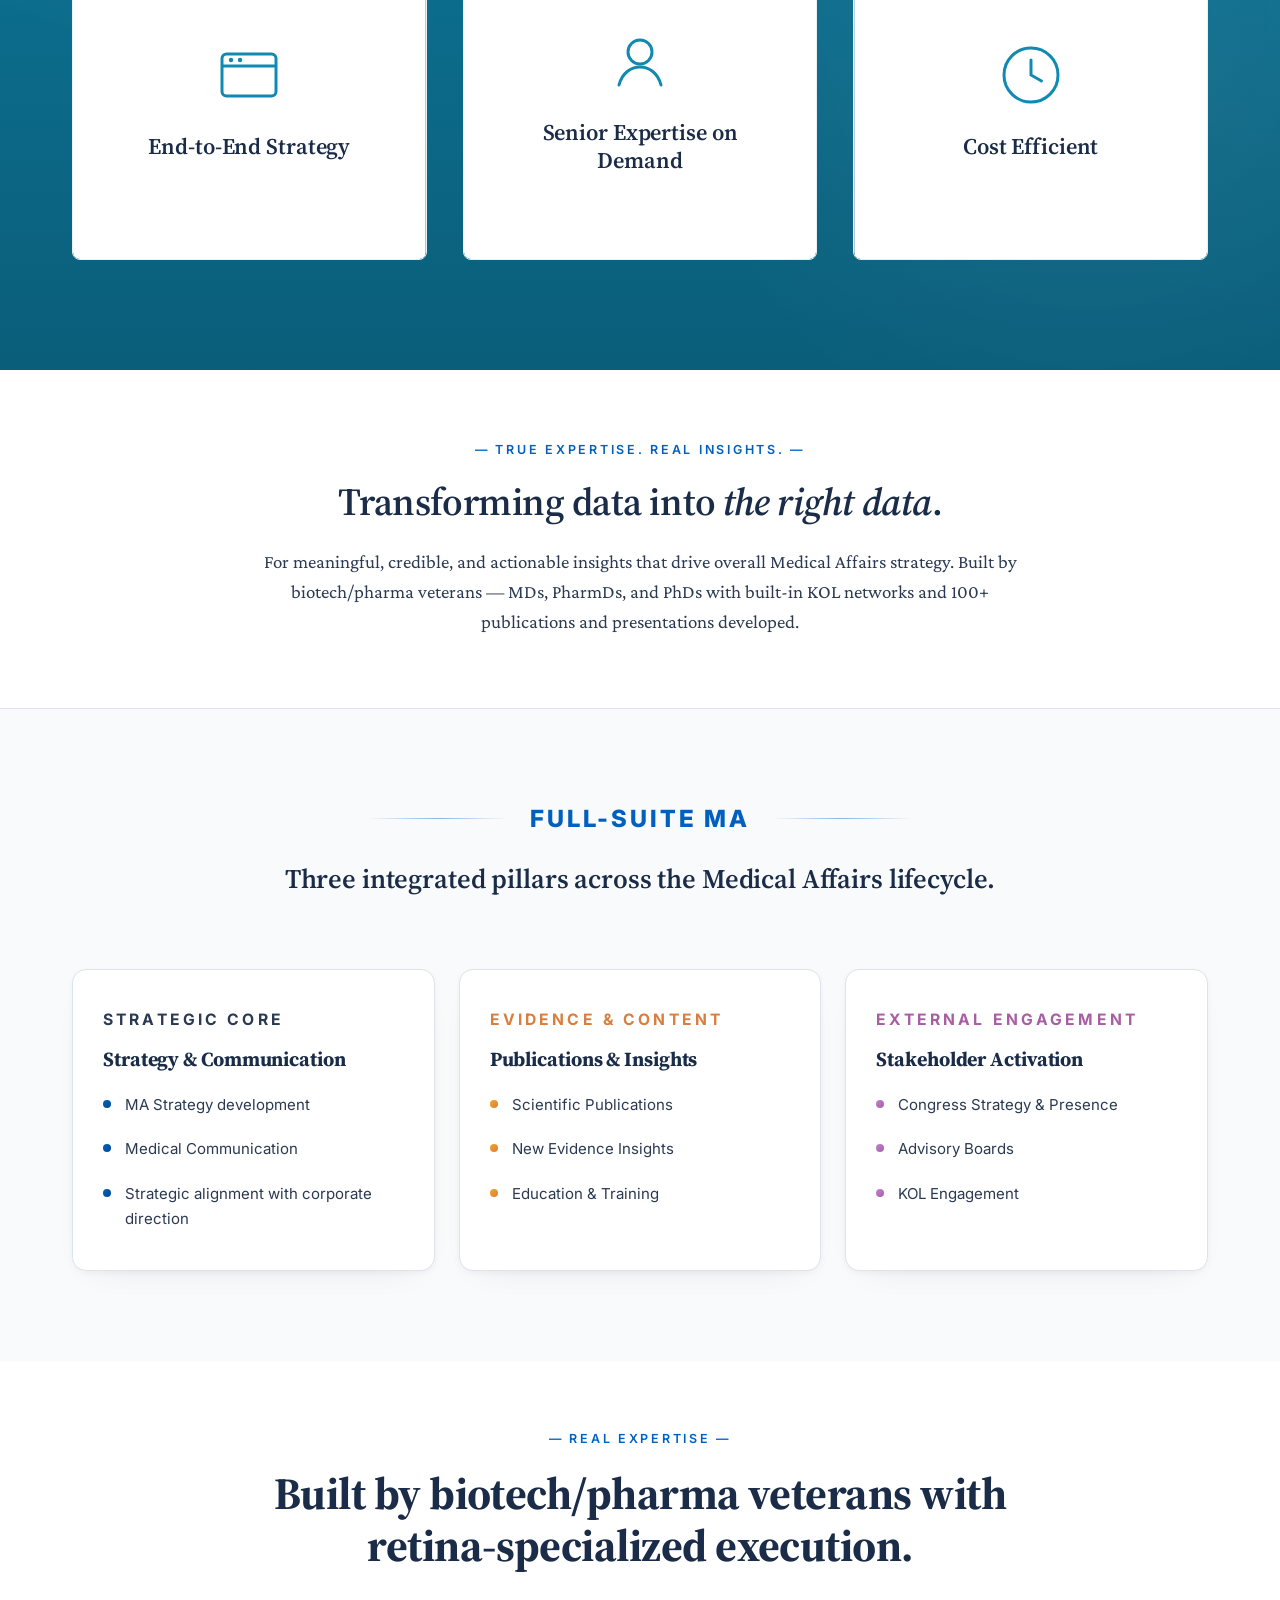
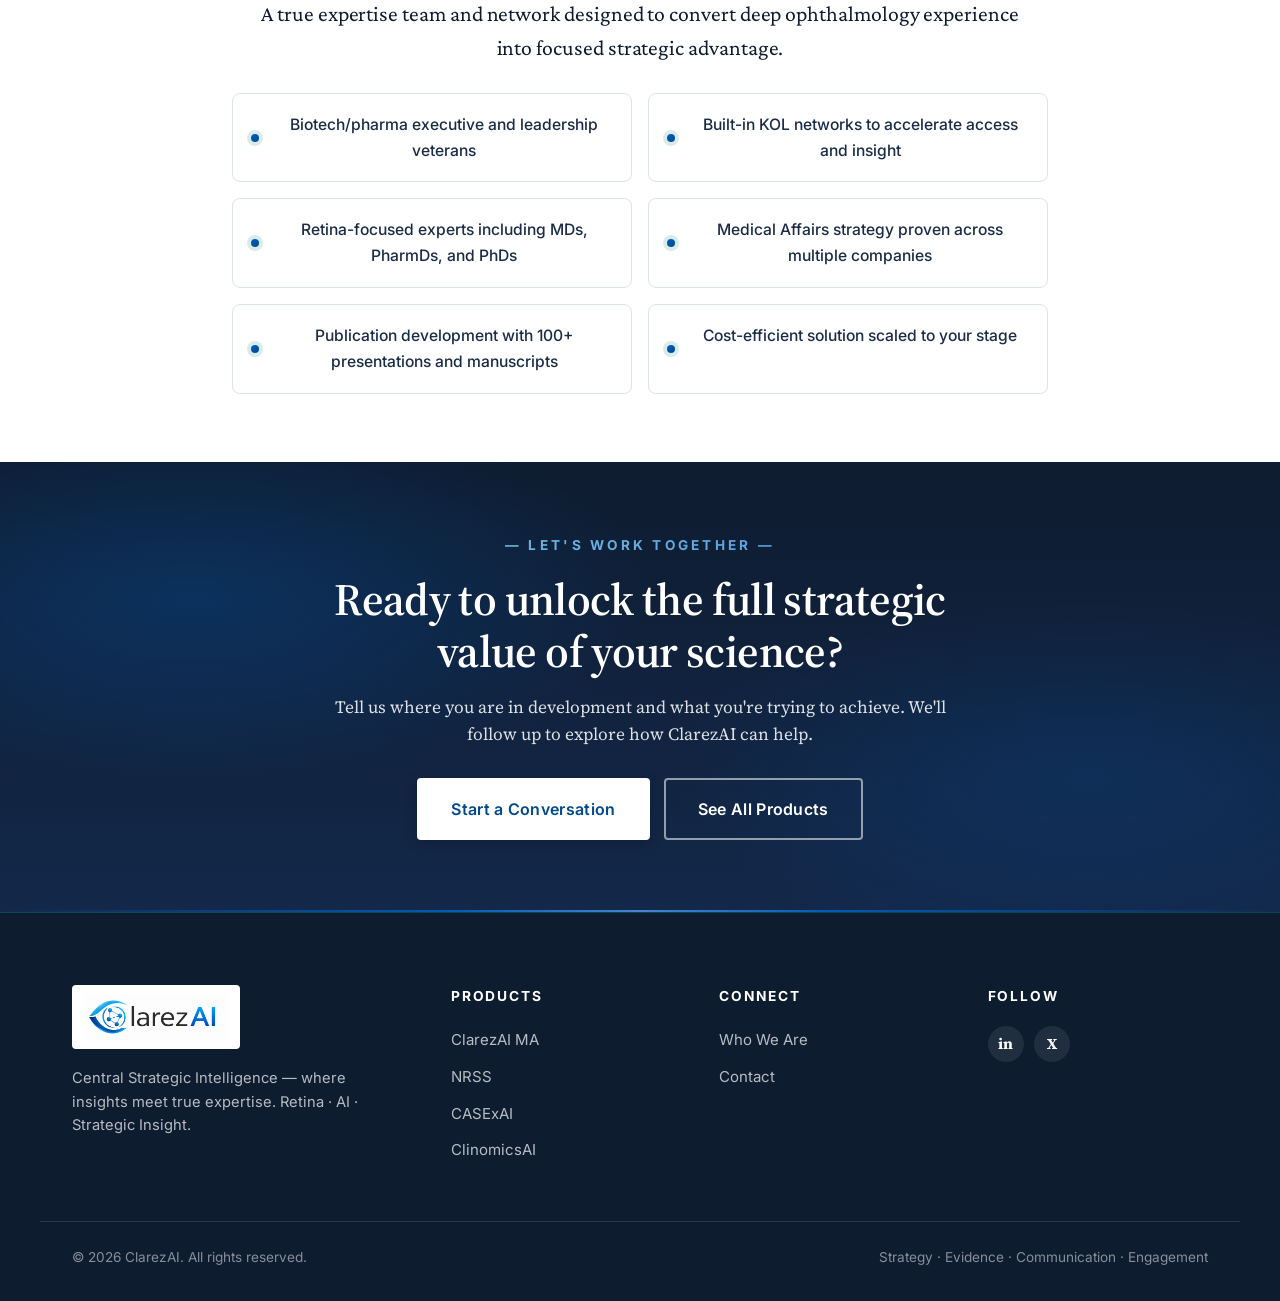
<file: clarezai-ma.html>
<!DOCTYPE html>
<html lang="en">
<head>
<meta charset="UTF-8" />
<meta name="viewport" content="width=device-width, initial-scale=1.0" />
<title>ClarezAI MA — Medical Affairs Excellence | ClarezAI</title>
<meta name="description" content="ClarezAI MA delivers full-suite Medical Affairs expertise — strategy, evidence, publications, congress, advisory boards, and KOL engagement — built by biotech/pharma veterans." />
<link rel="preconnect" href="https://fonts.googleapis.com" />
<link rel="preconnect" href="https://fonts.gstatic.com" crossorigin />
<link href="https://fonts.googleapis.com/css2?family=Inter:wght@300;400;500;600;700&family=Source+Serif+Pro:wght@400;600;700&family=Crimson+Pro:wght@400;500;600&display=swap" rel="stylesheet" />
<link rel="stylesheet" href="styles.css" />
<link rel="icon" href="images/ClarezAI Logo_without text.png" />
</head>
<body class="theme-ma">

<header class="nav" id="nav">
  <div class="wrap nav__inner">
    <a class="brand" href="index.html" aria-label="ClarezAI home">
      <img src="images/ClarezAI Logo_without text.png" alt="ClarezAI" class="brand__logo" />
    </a>
    <nav class="nav__links" aria-label="Primary">
      <a href="index.html">Home</a>
      <a href="about.html">Who We Are</a>
      <div class="nav__dropdown" data-dropdown>
        <button class="nav__dropdown-toggle is-current" aria-expanded="false" aria-haspopup="true">Products <span class="nav__caret" aria-hidden="true">▾</span></button>
        <div class="nav__dropdown-menu" role="menu">
          <a href="clarezai-ma.html" class="is-current" role="menuitem"><strong>ClarezAI MA</strong> · Medical Affairs</a>
          <a href="nrss.html" role="menuitem"><strong>NRSS</strong> · Human Eye Model</a>
          <a href="casexai.html" role="menuitem"><strong>CASExAI</strong> · Clinical</a>
          <a href="clinomicsai.html" role="menuitem"><strong>ClinomicsAI</strong> · Science</a>
        </div>
      </div>
      <a href="contact.html">Contact</a>
    </nav>
    <button class="nav__toggle" id="navToggle" aria-label="Toggle menu"><span></span><span></span><span></span></button>
  </div>
</header>

<main id="top">

  <!-- ── PAGE HEADER — photo hero ── -->
  <section class="pagehead product-hero product-hero--p1 product-hero--photo" style="background-image: linear-gradient(to right, rgba(8,27,51,.92) 0%, rgba(8,27,51,.75) 35%, rgba(8,27,51,.4) 65%, rgba(8,27,51,.6) 100%), url('images/clarezai-ma-hero.png');">
    <div class="wrap pagehead__inner reveal">
      <p class="kicker product-hero__brand product-hero__brand--light">ClarezAI MA</p>
      <h1 class="product-hero__title">Medical Affairs <em>Excellence</em></h1>
      <p class="product-hero__sub">Strategic Medical Affairs support and execution — across strategy, evidence, communications, congress, and KOL engagement.</p>
      <p class="pagehead__lead product-hero__lead">Full-suite Medical Affairs function and support — cost-efficient, senior-level expertise without building an entire internal team.</p>
    </div>
  </section>

  <!-- ── CAPABILITIES — moved to top of section, styled like Why Medical Affairs, with stagger reveal animation ── -->
  <section class="cap-spotlight" id="capabilities">
    <div class="wrap">
      <header class="sec__head sec__head--center reveal replay-anim">
        <p class="kicker kicker--animated">
          <span class="kicker__line kicker__line--left" aria-hidden="true"></span>
          <span class="kicker__text">Capabilities</span>
          <span class="kicker__line kicker__line--right" aria-hidden="true"></span>
        </p>
        <h2>Ready-to-deploy support across the <em>full MA lifecycle</em>.</h2>
        <p class="sec__sub">From early-stage strategy to congress execution — engage senior MA expertise as you need it, without the cost of building and maintaining a full internal team.</p>
      </header>
      <ul class="cap-list">
        <li class="cap-list__item reveal" style="--cap-delay:.05s">
          <h3>Medical Affairs Strategy</h3>
          <p>Set strategic direction aligned with corporate vision and product lifecycle priorities.</p>
        </li>
        <li class="cap-list__item reveal" style="--cap-delay:.12s">
          <h3>Medical Communication</h3>
          <p>Translate complex scientific data into clear, credible messaging across stakeholder audiences.</p>
        </li>
        <li class="cap-list__item reveal" style="--cap-delay:.19s">
          <h3>Scientific Publications</h3>
          <p>Develop high-impact manuscripts, abstracts, and posters that establish your evidence narrative.</p>
        </li>
        <li class="cap-list__item reveal" style="--cap-delay:.26s">
          <h3>New Evidence Insights</h3>
          <p>Plan and execute the studies that answer the strategic questions that matter most.</p>
        </li>
        <li class="cap-list__item reveal" style="--cap-delay:.33s">
          <h3>Education &amp; Training</h3>
          <p>Build internal and external educational programs that drive product understanding and adoption.</p>
        </li>
        <li class="cap-list__item reveal" style="--cap-delay:.40s">
          <h3>Congress Strategy &amp; Presence</h3>
          <p>Curate scientific congress activities to maximize visibility and meaningful KOL engagement.</p>
        </li>
        <li class="cap-list__item reveal" style="--cap-delay:.47s">
          <h3>Advisory Board Management</h3>
          <p>Convene and lead expert advisory boards that surface actionable, decision-ready strategic input.</p>
        </li>
        <li class="cap-list__item reveal" style="--cap-delay:.54s">
          <h3>KOL Engagement &amp; Network Activation</h3>
          <p>Activate established retina KOL relationships for early scientific exchange and trial advocacy.</p>
        </li>
        <li class="cap-list__item reveal" style="--cap-delay:.61s">
          <h3>Cost-Efficient Operating Model</h3>
          <p>Senior MA expertise scaled to your stage — without the cost of building a full internal team.</p>
        </li>
      </ul>
    </div>
  </section>

  <!-- ── WHY MEDICAL AFFAIRS (6 peel-flip cards, preserved old-site colors + fonts) ── -->
  <section class="why" id="why-ma">
    <div class="wrap">
      <header class="sec__head sec__head--center reveal replay-anim">
        <p class="kicker kicker--animated">
          <span class="kicker__line kicker__line--left" aria-hidden="true"></span>
          <span class="kicker__text">Why Medical Affairs</span>
          <span class="kicker__line kicker__line--right" aria-hidden="true"></span>
        </p>
        <h2>Six reasons biotech leadership chooses ClarezAI MA.</h2>
        <p class="sec__sub">Each pillar reflects our commitment to driving real impact — from early-stage development through post-launch adoption.</p>
      </header>
      <div class="why__grid">
        <article class="why-card reveal" tabindex="0">
          <div class="why-card__back"><p class="why-card__reveal">Senior MDs, PharmDs and PhDs — on every engagement.</p><p class="why-card__detail">Real therapeutic and strategic expertise — not just execution support. We bring senior insight to every engagement.</p></div>
          <div class="why-card__front">
            <div class="why-card__icon" aria-hidden="true">
              <svg viewBox="0 0 48 48" fill="none"><circle cx="24" cy="24" r="20" stroke="currentColor" stroke-width="2"/><circle cx="24" cy="24" r="12" stroke="currentColor" stroke-width="2"/><circle cx="24" cy="24" r="4" fill="currentColor"/></svg>
            </div>
            <h3>Strategic Depth</h3>
          </div>
          <span class="why-card__peel" aria-hidden="true"></span>
        </article>
        <article class="why-card reveal" tabindex="0">
          <div class="why-card__back"><p class="why-card__reveal">Direct relationships with retina KOLs, ready day one.</p><p class="why-card__detail">Established key opinion leader relationships. Engagement starts on day one — not after months of outreach.</p></div>
          <div class="why-card__front">
            <div class="why-card__icon" aria-hidden="true">
              <svg viewBox="0 0 48 48" fill="none"><circle cx="14" cy="24" r="6" stroke="currentColor" stroke-width="2"/><circle cx="34" cy="14" r="5" stroke="currentColor" stroke-width="2"/><circle cx="34" cy="34" r="5" stroke="currentColor" stroke-width="2"/><path d="M20 22l9-5M20 26l9 5" stroke="currentColor" stroke-width="2"/></svg>
            </div>
            <h3>Built-in KOL Networks</h3>
          </div>
          <span class="why-card__peel" aria-hidden="true"></span>
        </article>
        <article class="why-card reveal" tabindex="0">
          <div class="why-card__back"><p class="why-card__reveal">Continuous, AI-augmented signal — not annual snapshots.</p><p class="why-card__detail">Live, data-driven signal you can act on. Continuous insight rather than annual snapshots.</p></div>
          <div class="why-card__front">
            <div class="why-card__icon" aria-hidden="true">
              <svg viewBox="0 0 48 48" fill="none"><path d="M6 32l8-12 8 8 10-16 10 12" stroke="currentColor" stroke-width="2" stroke-linecap="round" stroke-linejoin="round"/><circle cx="14" cy="20" r="2" fill="currentColor"/><circle cx="22" cy="28" r="2" fill="currentColor"/><circle cx="32" cy="12" r="2" fill="currentColor"/></svg>
            </div>
            <h3>Real-time Intelligence</h3>
          </div>
          <span class="why-card__peel" aria-hidden="true"></span>
        </article>
        <article class="why-card reveal" tabindex="0">
          <div class="why-card__back"><p class="why-card__reveal">One engine — from discovery through post-launch adoption.</p><p class="why-card__detail">From early development through post-launch — one integrated engine for strategy, evidence, and communications.</p></div>
          <div class="why-card__front">
            <div class="why-card__icon" aria-hidden="true">
              <svg viewBox="0 0 48 48" fill="none"><rect x="6" y="10" width="36" height="28" rx="3" stroke="currentColor" stroke-width="2"/><path d="M6 18h36" stroke="currentColor" stroke-width="2"/><circle cx="12" cy="14" r="1.5" fill="currentColor"/><circle cx="18" cy="14" r="1.5" fill="currentColor"/></svg>
            </div>
            <h3>End-to-End Strategy</h3>
          </div>
          <span class="why-card__peel" aria-hidden="true"></span>
        </article>
        <article class="why-card reveal" tabindex="0">
          <div class="why-card__back"><p class="why-card__reveal">Engage senior talent only when you need it — no delegation.</p><p class="why-card__detail">Engage senior MDs, PharmDs and PhDs as you need them — no junior delegation, no compromise on depth.</p></div>
          <div class="why-card__front">
            <div class="why-card__icon" aria-hidden="true">
              <svg viewBox="0 0 48 48" fill="none"><circle cx="24" cy="18" r="8" stroke="currentColor" stroke-width="2"/><path d="M10 40c2-8 8-12 14-12s12 4 14 12" stroke="currentColor" stroke-width="2" stroke-linecap="round"/></svg>
            </div>
            <h3>Senior Expertise on Demand</h3>
          </div>
          <span class="why-card__peel" aria-hidden="true"></span>
        </article>
        <article class="why-card reveal" tabindex="0">
          <div class="why-card__back"><p class="why-card__reveal">A fraction of the cost of an in-house Medical Affairs team.</p><p class="why-card__detail">A fraction of the cost of building a full in-house Medical Affairs team — without sacrificing strategic depth.</p></div>
          <div class="why-card__front">
            <div class="why-card__icon" aria-hidden="true">
              <svg viewBox="0 0 48 48" fill="none"><circle cx="24" cy="24" r="18" stroke="currentColor" stroke-width="2"/><path d="M24 14v10l7 4" stroke="currentColor" stroke-width="2" stroke-linecap="round"/></svg>
            </div>
            <h3>Cost Efficient</h3>
          </div>
          <span class="why-card__peel" aria-hidden="true"></span>
        </article>
      </div>
    </div>
  </section>

  <!-- ── OVERVIEW + INTRO ── -->
  <section class="product-intro">
    <div class="wrap product-intro__inner reveal">
      <p class="kicker">— True Expertise. Real Insights. —</p>
      <h2>Transforming data into <em>the right data</em>.</h2>
      <p class="lead">For meaningful, credible, and actionable insights that drive overall Medical Affairs strategy. Built by biotech/pharma veterans — MDs, PharmDs, and PhDs with built-in KOL networks and 100+ publications and presentations developed.</p>
    </div>
  </section>

  <!-- ── THREE PILLARS: STRATEGIC CORE / EVIDENCE / EXTERNAL ── -->
  <section class="pillars">
    <div class="wrap">
      <header class="sec__head sec__head--center reveal">
        <p class="kicker kicker--animated">
          <span class="kicker__line kicker__line--left" aria-hidden="true"></span>
          <span class="kicker__text">Full-Suite MA</span>
          <span class="kicker__line kicker__line--right" aria-hidden="true"></span>
        </p>
        <h2>Three integrated pillars across the Medical Affairs lifecycle.</h2>
      </header>
      <div class="pillars__grid">
        <article class="pillar-card pillar-card--p1 reveal">
          <p class="pillar-card__tag">Strategic Core</p>
          <h3>Strategy &amp; Communication</h3>
          <ul class="pillar-card__list">
            <li>MA Strategy development</li>
            <li>Medical Communication</li>
            <li>Strategic alignment with corporate direction</li>
          </ul>
        </article>
        <article class="pillar-card pillar-card--p2 reveal">
          <p class="pillar-card__tag">Evidence &amp; Content</p>
          <h3>Publications &amp; Insights</h3>
          <ul class="pillar-card__list">
            <li>Scientific Publications</li>
            <li>New Evidence Insights</li>
            <li>Education &amp; Training</li>
          </ul>
        </article>
        <article class="pillar-card pillar-card--p3 reveal">
          <p class="pillar-card__tag">External Engagement</p>
          <h3>Stakeholder Activation</h3>
          <ul class="pillar-card__list">
            <li>Congress Strategy &amp; Presence</li>
            <li>Advisory Boards</li>
            <li>KOL Engagement</li>
          </ul>
        </article>
      </div>
    </div>
  </section>

  <!-- ── REAL EXPERTISE / CREDENTIALS ── -->
  <section class="prop">
    <div class="wrap prop__inner prop__inner--solo">
      <div class="prop__copy reveal">
        <p class="kicker">— Real Expertise —</p>
        <h2>Built by biotech/pharma veterans with retina-specialized execution.</h2>
        <p class="lead prop__lead">A true expertise team and network designed to convert deep ophthalmology experience into focused strategic advantage.</p>
        <ul class="value-list">
          <li>Biotech/pharma executive and leadership veterans</li>
          <li>Built-in KOL networks to accelerate access and insight</li>
          <li>Retina-focused experts including MDs, PharmDs, and PhDs</li>
          <li>Medical Affairs strategy proven across multiple companies</li>
          <li>Publication development with 100+ presentations and manuscripts</li>
          <li>Cost-efficient solution scaled to your stage</li>
        </ul>
      </div>
    </div>
  </section>

  <!-- ── CTA ── -->
  <section class="cta">
    <div class="wrap cta__inner reveal">
      <p class="cta__eyebrow">— Let's Work Together —</p>
      <h2>Ready to unlock the full strategic value of your science?</h2>
      <p class="cta__lead">Tell us where you are in development and what you're trying to achieve. We'll follow up to explore how ClarezAI can help.</p>
      <div class="cta__actions">
        <a href="contact.html" class="btn btn--solid btn--lg">Start a Conversation</a>
        <a href="index.html#products" class="btn btn--ghost btn--lg">See All Products</a>
      </div>
    </div>
  </section>

</main>

<footer class="footer">
  <div class="wrap footer__top">
    <div class="footer__col footer__brand">
      <img src="images/ClarezAI Logo_without text.png" alt="ClarezAI" class="footer__logo" />
      <p>Central Strategic Intelligence — where insights meet true expertise. Retina · AI · Strategic Insight.</p>
    </div>
    <div class="footer__col">
      <h4>Products</h4>
      <ul>
        <li><a href="clarezai-ma.html">ClarezAI MA</a></li>
        <li><a href="nrss.html">NRSS</a></li>
        <li><a href="casexai.html">CASExAI</a></li>
        <li><a href="clinomicsai.html">ClinomicsAI</a></li>
      </ul>
    </div>
    <div class="footer__col">
      <h4>Connect</h4>
      <ul>
        <li><a href="about.html">Who We Are</a></li>
        <li><a href="contact.html">Contact</a></li>
      </ul>
    </div>
    <div class="footer__col">
      <h4>Follow</h4>
      <ul class="footer__social">
        <li><a href="#" aria-label="LinkedIn">in</a></li>
        <li><a href="#" aria-label="Twitter / X">X</a></li>
      </ul>
    </div>
  </div>
  <div class="wrap footer__bottom">
    <span>© 2026 ClarezAI. All rights reserved.</span>
    <span>Strategy · Evidence · Communication · Engagement</span>
  </div>
</footer>

<script src="script.js"></script>
</body>
</html>
</file>
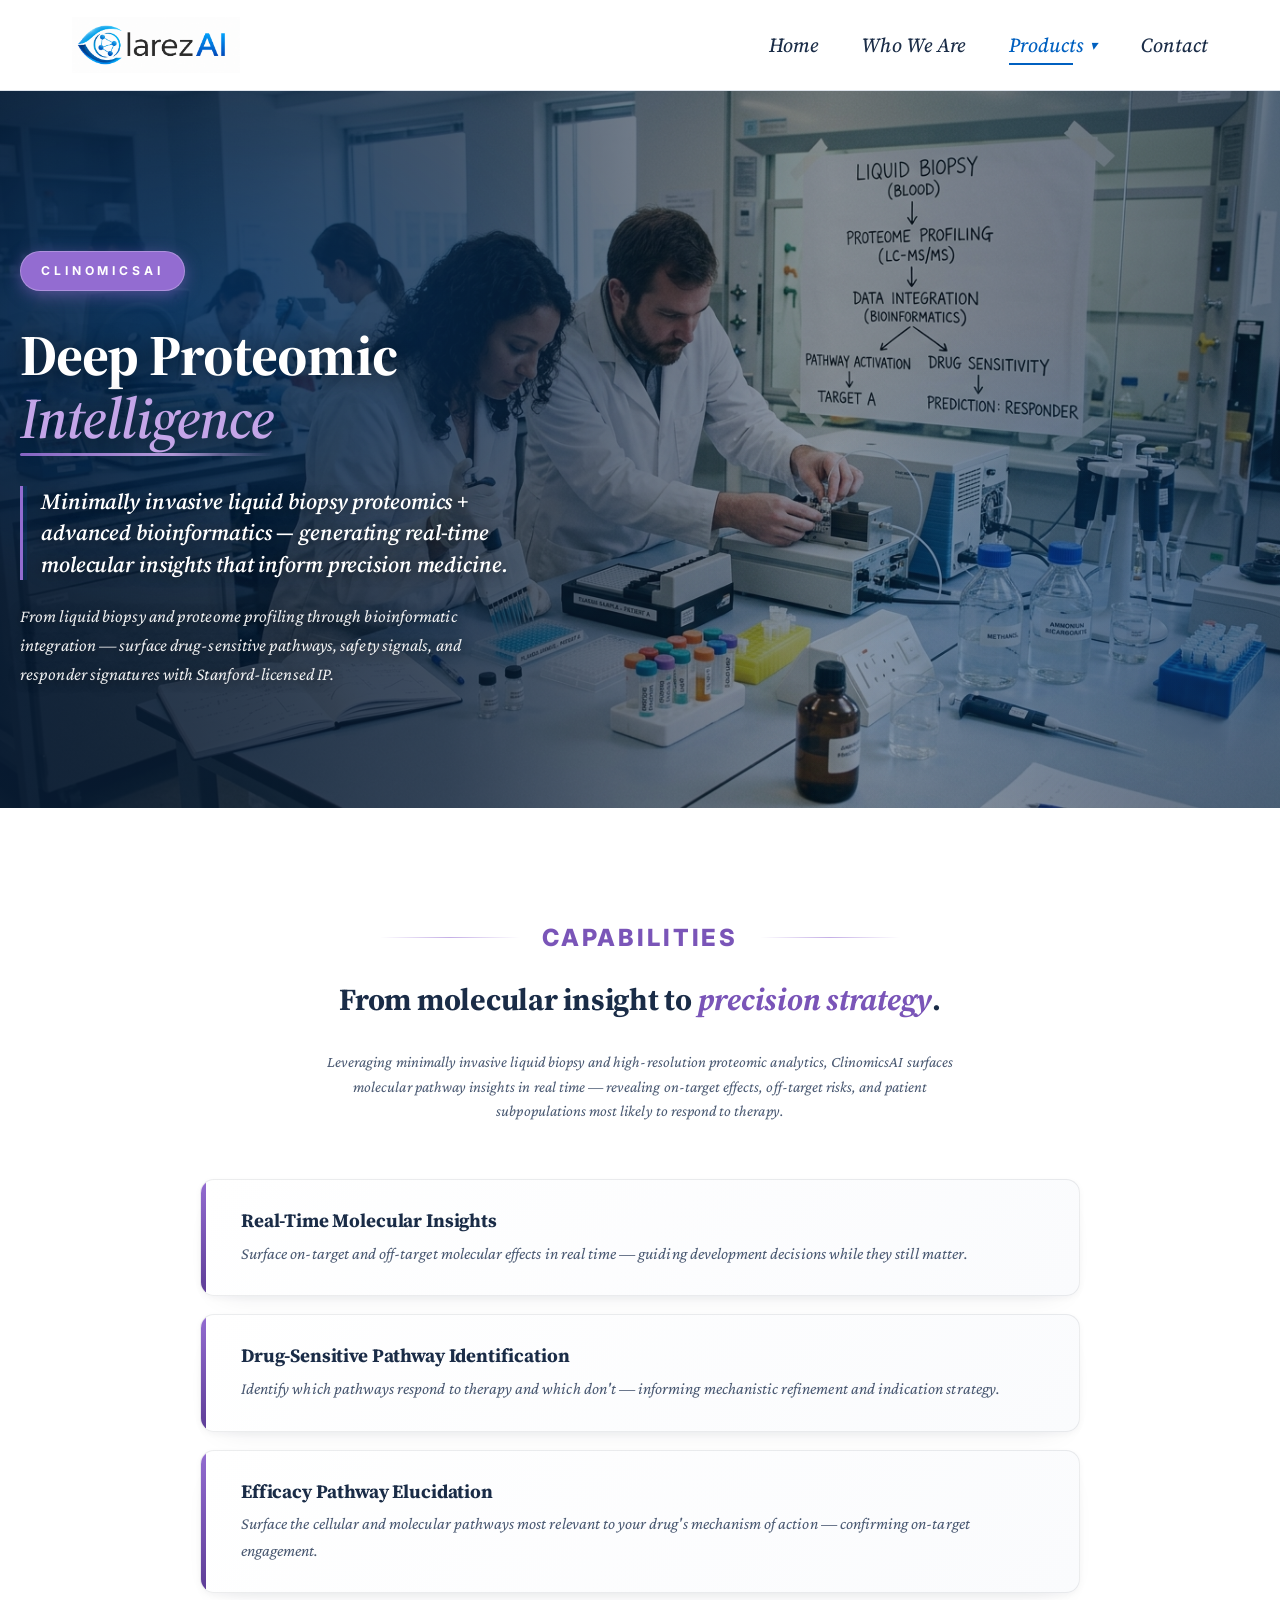
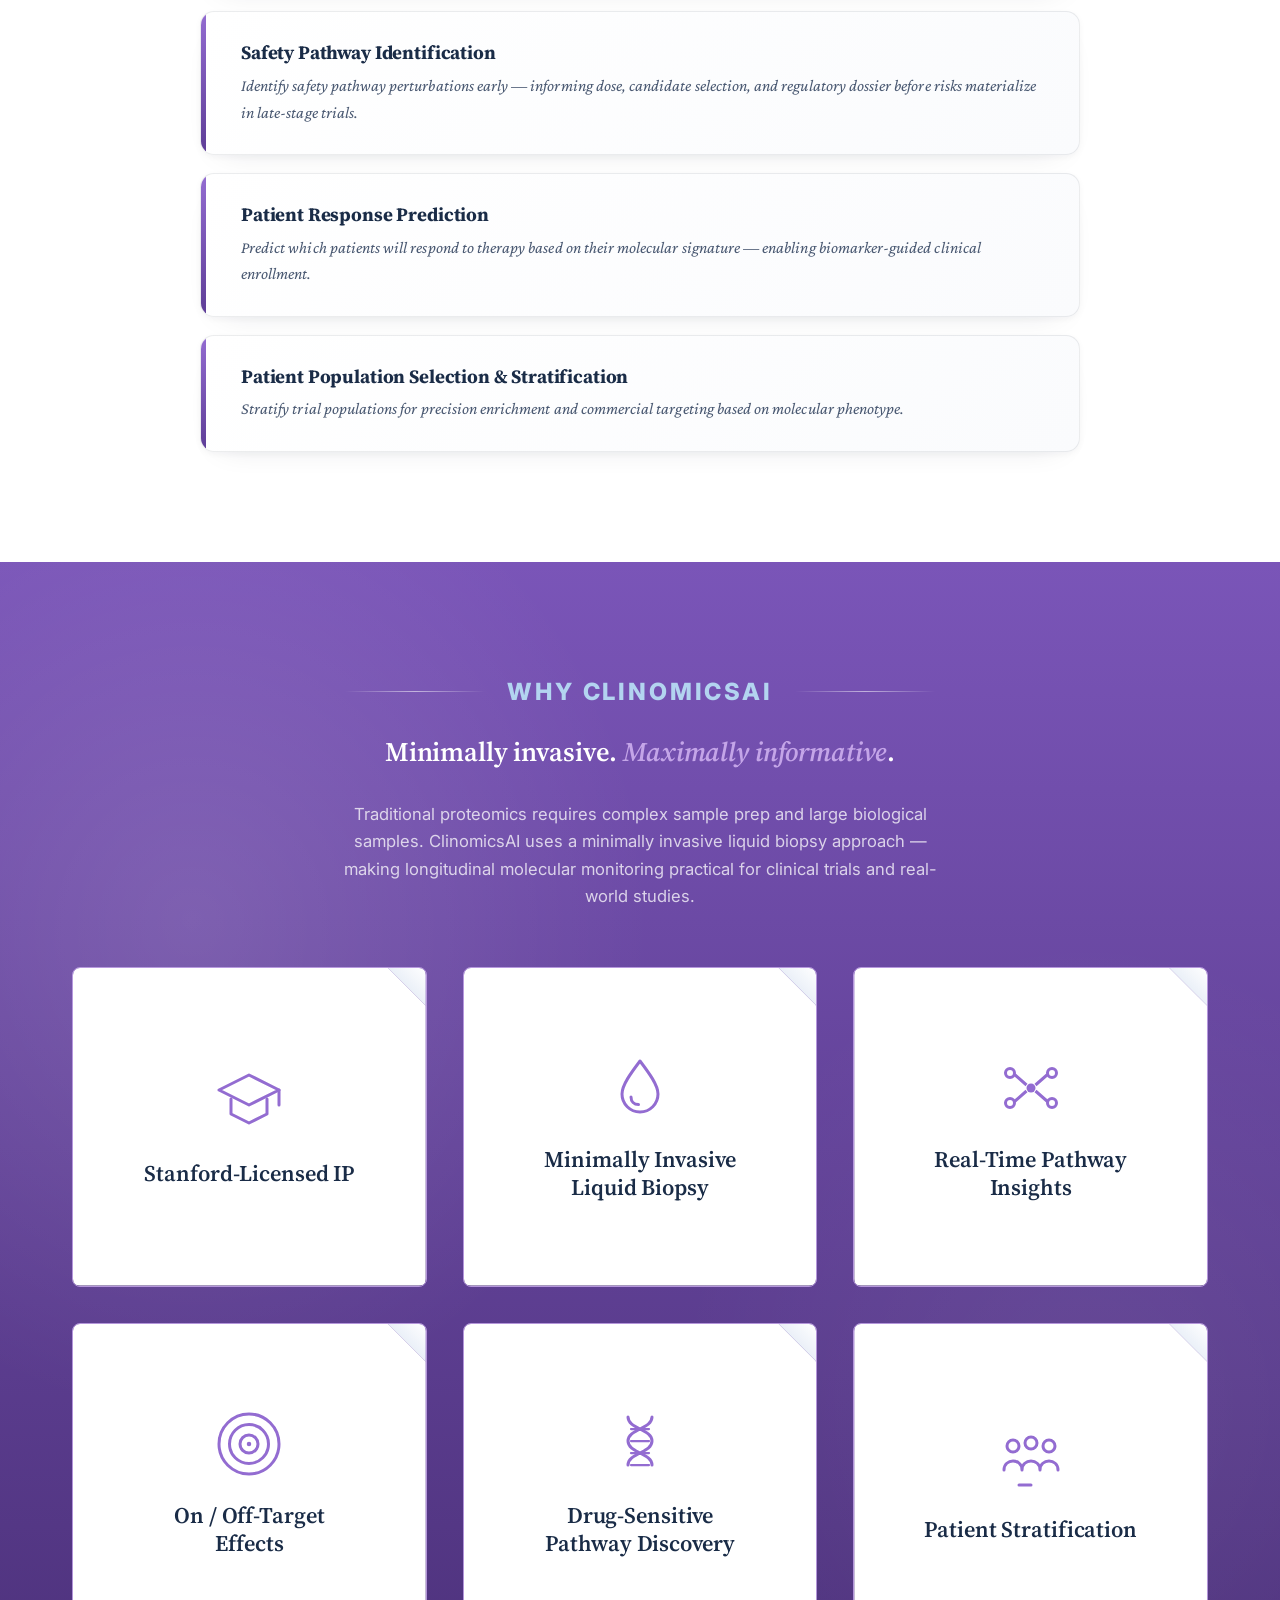
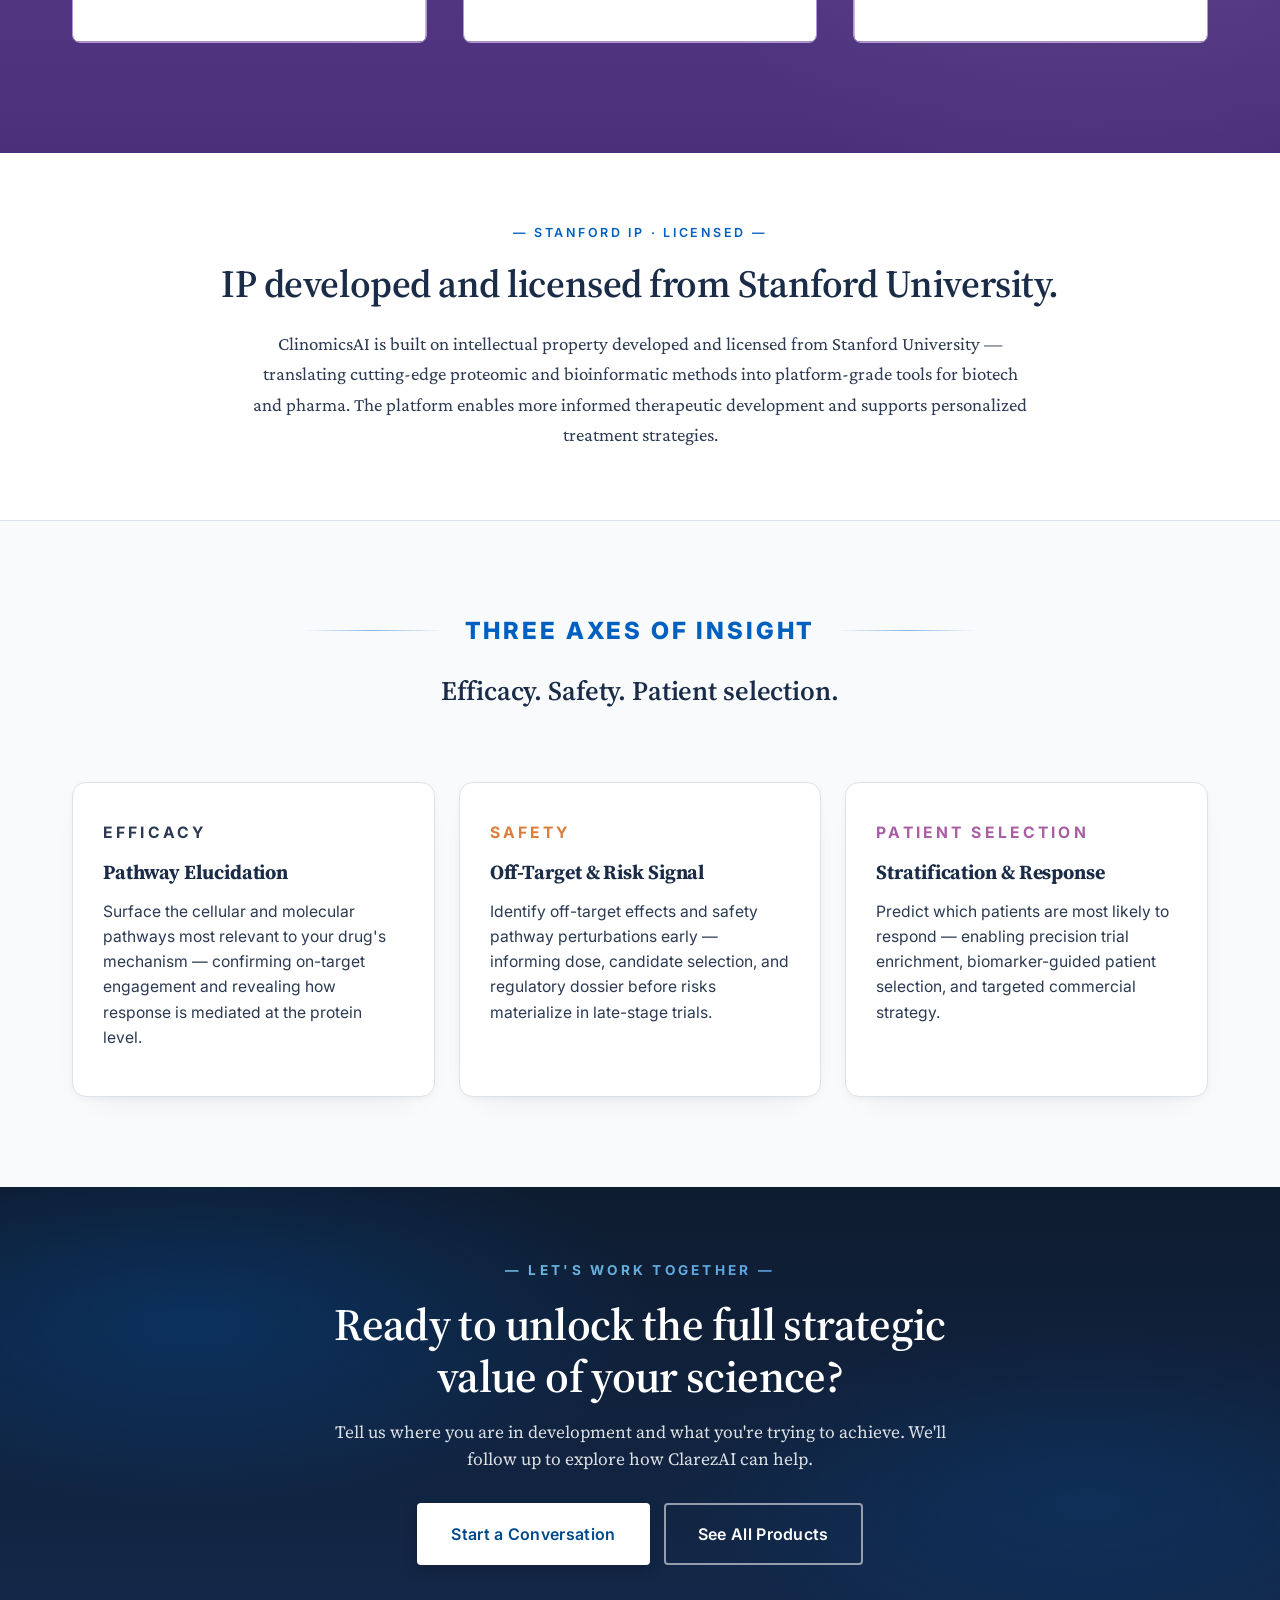
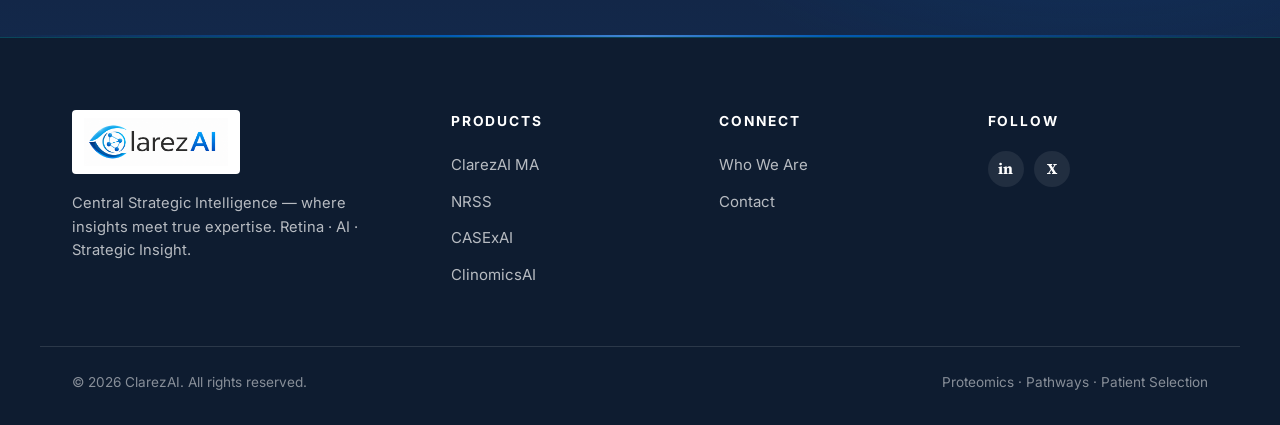
<file: clinomicsai.html>
<!DOCTYPE html>
<html lang="en">
<head>
<meta charset="UTF-8" />
<meta name="viewport" content="width=device-width, initial-scale=1.0" />
<title>ClinomicsAI — Deep Proteomic Intelligence | ClarezAI</title>
<meta name="description" content="ClinomicsAI delivers deep proteomic analysis and bioinformatics — minimally invasive liquid biopsy, Stanford-licensed IP, real-time molecular insights, and patient stratification for precision medicine." />
<link rel="preconnect" href="https://fonts.googleapis.com" />
<link rel="preconnect" href="https://fonts.gstatic.com" crossorigin />
<link href="https://fonts.googleapis.com/css2?family=Inter:wght@300;400;500;600;700&family=Source+Serif+Pro:wght@400;600;700&family=Crimson+Pro:wght@400;500;600&display=swap" rel="stylesheet" />
<link rel="stylesheet" href="styles.css" />
<link rel="icon" href="images/ClarezAI Logo_without text.png" />
</head>
<body class="theme-clinomicsai">

<header class="nav" id="nav">
  <div class="wrap nav__inner">
    <a class="brand" href="index.html" aria-label="ClarezAI home">
      <img src="images/ClarezAI Logo_without text.png" alt="ClarezAI" class="brand__logo" />
    </a>
    <nav class="nav__links" aria-label="Primary">
      <a href="index.html">Home</a>
      <a href="about.html">Who We Are</a>
      <div class="nav__dropdown" data-dropdown>
        <button class="nav__dropdown-toggle is-current" aria-expanded="false" aria-haspopup="true">Products <span class="nav__caret" aria-hidden="true">▾</span></button>
        <div class="nav__dropdown-menu" role="menu">
          <a href="clarezai-ma.html" role="menuitem"><strong>ClarezAI MA</strong> · Medical Affairs</a>
          <a href="nrss.html" role="menuitem"><strong>NRSS</strong> · Human Eye Model</a>
          <a href="casexai.html" role="menuitem"><strong>CASExAI</strong> · Clinical</a>
          <a href="clinomicsai.html" class="is-current" role="menuitem"><strong>ClinomicsAI</strong> · Science</a>
        </div>
      </div>
      <a href="contact.html">Contact</a>
    </nav>
    <button class="nav__toggle" id="navToggle" aria-label="Toggle menu"><span></span><span></span><span></span></button>
  </div>
</header>

<main id="top">

  <!-- ── PAGE HEADER — photo hero (matches MA + CASExAI + NRSS pattern) ── -->
  <section class="pagehead product-hero product-hero--p4 product-hero--photo" style="background-image: linear-gradient(to right, rgba(8,27,51,.92) 0%, rgba(8,27,51,.75) 35%, rgba(8,27,51,.4) 65%, rgba(8,27,51,.6) 100%), url('images/clinomicsai-hero.png');">
    <div class="wrap pagehead__inner reveal">
      <p class="kicker product-hero__brand product-hero__brand--light">ClinomicsAI</p>
      <h1 class="product-hero__title">Deep Proteomic <em>Intelligence</em></h1>
      <p class="product-hero__sub">Minimally invasive liquid biopsy proteomics + advanced bioinformatics — generating real-time molecular insights that inform precision medicine.</p>
      <p class="pagehead__lead product-hero__lead">From liquid biopsy and proteome profiling through bioinformatic integration — surface drug-sensitive pathways, safety signals, and responder signatures with Stanford-licensed IP.</p>
    </div>
  </section>

  <!-- ── CAPABILITIES — restyled to match clarezai-ma.html Capabilities ── -->
  <section class="cap-spotlight" id="capabilities">
    <div class="wrap">
      <header class="sec__head sec__head--center reveal replay-anim">
        <p class="kicker kicker--animated">
          <span class="kicker__line kicker__line--left" aria-hidden="true"></span>
          <span class="kicker__text">Capabilities</span>
          <span class="kicker__line kicker__line--right" aria-hidden="true"></span>
        </p>
        <h2>From molecular insight to <em>precision strategy</em>.</h2>
        <p class="sec__sub">Leveraging minimally invasive liquid biopsy and high-resolution proteomic analytics, ClinomicsAI surfaces molecular pathway insights in real time — revealing on-target effects, off-target risks, and patient subpopulations most likely to respond to therapy.</p>
      </header>
      <ul class="cap-list">
        <li class="cap-list__item reveal" style="--cap-delay:.05s">
          <h3>Real-Time Molecular Insights</h3>
          <p>Surface on-target and off-target molecular effects in real time — guiding development decisions while they still matter.</p>
        </li>
        <li class="cap-list__item reveal" style="--cap-delay:.12s">
          <h3>Drug-Sensitive Pathway Identification</h3>
          <p>Identify which pathways respond to therapy and which don't — informing mechanistic refinement and indication strategy.</p>
        </li>
        <li class="cap-list__item reveal" style="--cap-delay:.19s">
          <h3>Efficacy Pathway Elucidation</h3>
          <p>Surface the cellular and molecular pathways most relevant to your drug's mechanism of action — confirming on-target engagement.</p>
        </li>
        <li class="cap-list__item reveal" style="--cap-delay:.26s">
          <h3>Safety Pathway Identification</h3>
          <p>Identify safety pathway perturbations early — informing dose, candidate selection, and regulatory dossier before risks materialize in late-stage trials.</p>
        </li>
        <li class="cap-list__item reveal" style="--cap-delay:.33s">
          <h3>Patient Response Prediction</h3>
          <p>Predict which patients will respond to therapy based on their molecular signature — enabling biomarker-guided clinical enrollment.</p>
        </li>
        <li class="cap-list__item reveal" style="--cap-delay:.40s">
          <h3>Patient Population Selection &amp; Stratification</h3>
          <p>Stratify trial populations for precision enrichment and commercial targeting based on molecular phenotype.</p>
        </li>
      </ul>
    </div>
  </section>

  <!-- ── WHY CLINOMICSAI — peel-flip cards (matches Why MA / Why CASExAI / Why NRSS pattern) ── -->
  <section class="why" id="why-clinomicsai">
    <div class="wrap">
      <header class="sec__head sec__head--center reveal replay-anim">
        <p class="kicker kicker--animated">
          <span class="kicker__line kicker__line--left" aria-hidden="true"></span>
          <span class="kicker__text">Why ClinomicsAI</span>
          <span class="kicker__line kicker__line--right" aria-hidden="true"></span>
        </p>
        <h2>Minimally invasive. <em>Maximally informative</em>.</h2>
        <p class="sec__sub">Traditional proteomics requires complex sample prep and large biological samples. ClinomicsAI uses a minimally invasive liquid biopsy approach — making longitudinal molecular monitoring practical for clinical trials and real-world studies.</p>
      </header>
      <div class="why__grid">
        <!-- 01 — Stanford-Licensed IP (academic/shield) -->
        <article class="why-card reveal" tabindex="0">
          <div class="why-card__back">
            <p class="why-card__reveal">Built on Stanford-licensed IP.</p>
            <p class="why-card__detail">Translating cutting-edge proteomic and bioinformatic methods developed at Stanford University into platform-grade tools for biotech and pharma.</p>
          </div>
          <div class="why-card__front">
            <div class="why-card__icon" aria-hidden="true">
              <svg viewBox="0 0 48 48" fill="none"><path d="M24 6L4 16l20 10 20-10L24 6z" stroke="currentColor" stroke-width="2" stroke-linejoin="round"/><path d="M12 22v10l12 6 12-6V22" stroke="currentColor" stroke-width="2" stroke-linecap="round" stroke-linejoin="round"/><path d="M44 16v10" stroke="currentColor" stroke-width="2" stroke-linecap="round"/></svg>
            </div>
            <h3>Stanford-Licensed IP</h3>
          </div>
          <span class="why-card__peel" aria-hidden="true"></span>
        </article>

        <!-- 02 — Minimally Invasive Liquid Biopsy (droplet) -->
        <article class="why-card reveal" tabindex="0">
          <div class="why-card__back">
            <p class="why-card__reveal">Minimally invasive sample collection.</p>
            <p class="why-card__detail">Liquid biopsy makes longitudinal molecular monitoring practical across clinical trials and real-world studies — without complex sample prep.</p>
          </div>
          <div class="why-card__front">
            <div class="why-card__icon" aria-hidden="true">
              <svg viewBox="0 0 48 48" fill="none"><path d="M24 6c-6 8-12 16-12 22a12 12 0 0024 0c0-6-6-14-12-22z" stroke="currentColor" stroke-width="2" stroke-linejoin="round"/><path d="M18 30c0 3 2 5 5 5" stroke="currentColor" stroke-width="2" stroke-linecap="round"/></svg>
            </div>
            <h3>Minimally Invasive Liquid Biopsy</h3>
          </div>
          <span class="why-card__peel" aria-hidden="true"></span>
        </article>

        <!-- 03 — Real-Time Pathway Insights (molecular network) -->
        <article class="why-card reveal" tabindex="0">
          <div class="why-card__back">
            <p class="why-card__reveal">Real-time molecular pathway insights.</p>
            <p class="why-card__detail">Surface what's happening at the protein and pathway level in days, not months — guiding decisions while they still matter.</p>
          </div>
          <div class="why-card__front">
            <div class="why-card__icon" aria-hidden="true">
              <svg viewBox="0 0 48 48" fill="none"><circle cx="24" cy="24" r="3" fill="currentColor"/><circle cx="10" cy="14" r="3" stroke="currentColor" stroke-width="2"/><circle cx="38" cy="14" r="3" stroke="currentColor" stroke-width="2"/><circle cx="10" cy="34" r="3" stroke="currentColor" stroke-width="2"/><circle cx="38" cy="34" r="3" stroke="currentColor" stroke-width="2"/><path d="M13 15l8 7M35 15l-8 7M13 33l8-7M35 33l-8-7" stroke="currentColor" stroke-width="2"/></svg>
            </div>
            <h3>Real-Time Pathway Insights</h3>
          </div>
          <span class="why-card__peel" aria-hidden="true"></span>
        </article>

        <!-- 04 — On / Off-Target Effects (bullseye target) -->
        <article class="why-card reveal" tabindex="0">
          <div class="why-card__back">
            <p class="why-card__reveal">On-target and off-target effects, surfaced.</p>
            <p class="why-card__detail">Confirm target engagement and reveal off-target effects early — informing candidate selection, dose, and regulatory dossier.</p>
          </div>
          <div class="why-card__front">
            <div class="why-card__icon" aria-hidden="true">
              <svg viewBox="0 0 48 48" fill="none"><circle cx="24" cy="24" r="20" stroke="currentColor" stroke-width="2"/><circle cx="24" cy="24" r="13" stroke="currentColor" stroke-width="2"/><circle cx="24" cy="24" r="6" stroke="currentColor" stroke-width="2"/><circle cx="24" cy="24" r="1.5" fill="currentColor"/></svg>
            </div>
            <h3>On / Off-Target Effects</h3>
          </div>
          <span class="why-card__peel" aria-hidden="true"></span>
        </article>

        <!-- 05 — Drug-Sensitive Pathway Discovery (DNA / helix) -->
        <article class="why-card reveal" tabindex="0">
          <div class="why-card__back">
            <p class="why-card__reveal">Discover drug-sensitive pathways.</p>
            <p class="why-card__detail">Reveal which pathways respond to your therapy — and which don't — to inform mechanistic refinement and indication expansion.</p>
          </div>
          <div class="why-card__front">
            <div class="why-card__icon" aria-hidden="true">
              <svg viewBox="0 0 48 48" fill="none"><path d="M16 6c0 8 16 8 16 16s-16 8-16 16M32 6c0 8-16 8-16 16s16 8 16 16" stroke="currentColor" stroke-width="2" stroke-linecap="round"/><path d="M18 14h12M18 22h12M18 30h12M18 38h12" stroke="currentColor" stroke-width="1.5" stroke-linecap="round"/></svg>
            </div>
            <h3>Drug-Sensitive Pathway Discovery</h3>
          </div>
          <span class="why-card__peel" aria-hidden="true"></span>
        </article>

        <!-- 06 — Patient Stratification (grouped figures) -->
        <article class="why-card reveal" tabindex="0">
          <div class="why-card__back">
            <p class="why-card__reveal">Precision patient stratification &amp; response prediction.</p>
            <p class="why-card__detail">Identify which patients are most likely to respond — enabling biomarker-guided trial enrichment and targeted commercial strategy.</p>
          </div>
          <div class="why-card__front">
            <div class="why-card__icon" aria-hidden="true">
              <svg viewBox="0 0 48 48" fill="none"><circle cx="12" cy="16" r="4" stroke="currentColor" stroke-width="2"/><circle cx="24" cy="14" r="4" stroke="currentColor" stroke-width="2"/><circle cx="36" cy="16" r="4" stroke="currentColor" stroke-width="2"/><path d="M6 32c0-4 3-6 6-6s6 2 6 6M18 32c0-4 3-6 6-6s6 2 6 6M30 32c0-4 3-6 6-6s6 2 6 6" stroke="currentColor" stroke-width="2" stroke-linecap="round"/><path d="M16 42h8" stroke="currentColor" stroke-width="2" stroke-linecap="round"/></svg>
            </div>
            <h3>Patient Stratification</h3>
          </div>
          <span class="why-card__peel" aria-hidden="true"></span>
        </article>
      </div>
    </div>
  </section>

  <!-- ── INTRO (Stanford IP) — kept from original page ── -->
  <section class="product-intro">
    <div class="wrap product-intro__inner reveal">
      <p class="kicker">— Stanford IP · Licensed —</p>
      <h2>IP developed and licensed from Stanford University.</h2>
      <p class="lead">ClinomicsAI is built on intellectual property developed and licensed from Stanford University — translating cutting-edge proteomic and bioinformatic methods into platform-grade tools for biotech and pharma. The platform enables more informed therapeutic development and supports personalized treatment strategies.</p>
    </div>
  </section>

  <section class="pillars">
    <div class="wrap">
      <header class="sec__head sec__head--center reveal">
        <p class="kicker kicker--animated">
          <span class="kicker__line kicker__line--left" aria-hidden="true"></span>
          <span class="kicker__text">Three Axes of Insight</span>
          <span class="kicker__line kicker__line--right" aria-hidden="true"></span>
        </p>
        <h2>Efficacy. Safety. Patient selection.</h2>
      </header>
      <div class="pillars__grid">
        <article class="pillar-card pillar-card--p1 reveal">
          <p class="pillar-card__tag">Efficacy</p>
          <h3>Pathway Elucidation</h3>
          <p>Surface the cellular and molecular pathways most relevant to your drug's mechanism — confirming on-target engagement and revealing how response is mediated at the protein level.</p>
        </article>
        <article class="pillar-card pillar-card--p2 reveal">
          <p class="pillar-card__tag">Safety</p>
          <h3>Off-Target &amp; Risk Signal</h3>
          <p>Identify off-target effects and safety pathway perturbations early — informing dose, candidate selection, and regulatory dossier before risks materialize in late-stage trials.</p>
        </article>
        <article class="pillar-card pillar-card--p3 reveal">
          <p class="pillar-card__tag">Patient Selection</p>
          <h3>Stratification &amp; Response</h3>
          <p>Predict which patients are most likely to respond — enabling precision trial enrichment, biomarker-guided patient selection, and targeted commercial strategy.</p>
        </article>
      </div>
    </div>
  </section>

  <section class="cta">
    <div class="wrap cta__inner reveal">
      <p class="cta__eyebrow">— Let's Work Together —</p>
      <h2>Ready to unlock the full strategic value of your science?</h2>
      <p class="cta__lead">Tell us where you are in development and what you're trying to achieve. We'll follow up to explore how ClarezAI can help.</p>
      <div class="cta__actions">
        <a href="contact.html" class="btn btn--solid btn--lg">Start a Conversation</a>
        <a href="index.html#products" class="btn btn--ghost btn--lg">See All Products</a>
      </div>
    </div>
  </section>

</main>

<footer class="footer">
  <div class="wrap footer__top">
    <div class="footer__col footer__brand">
      <img src="images/ClarezAI Logo_without text.png" alt="ClarezAI" class="footer__logo" />
      <p>Central Strategic Intelligence — where insights meet true expertise. Retina · AI · Strategic Insight.</p>
    </div>
    <div class="footer__col">
      <h4>Products</h4>
      <ul>
        <li><a href="clarezai-ma.html">ClarezAI MA</a></li>
        <li><a href="nrss.html">NRSS</a></li>
        <li><a href="casexai.html">CASExAI</a></li>
        <li><a href="clinomicsai.html">ClinomicsAI</a></li>
      </ul>
    </div>
    <div class="footer__col">
      <h4>Connect</h4>
      <ul>
        <li><a href="about.html">Who We Are</a></li>
        <li><a href="contact.html">Contact</a></li>
      </ul>
    </div>
    <div class="footer__col">
      <h4>Follow</h4>
      <ul class="footer__social">
        <li><a href="#" aria-label="LinkedIn">in</a></li>
        <li><a href="#" aria-label="Twitter / X">X</a></li>
      </ul>
    </div>
  </div>
  <div class="wrap footer__bottom">
    <span>© 2026 ClarezAI. All rights reserved.</span>
    <span>Proteomics · Pathways · Patient Selection</span>
  </div>
</footer>

<script src="script.js"></script>
</body>
</html>
</file>
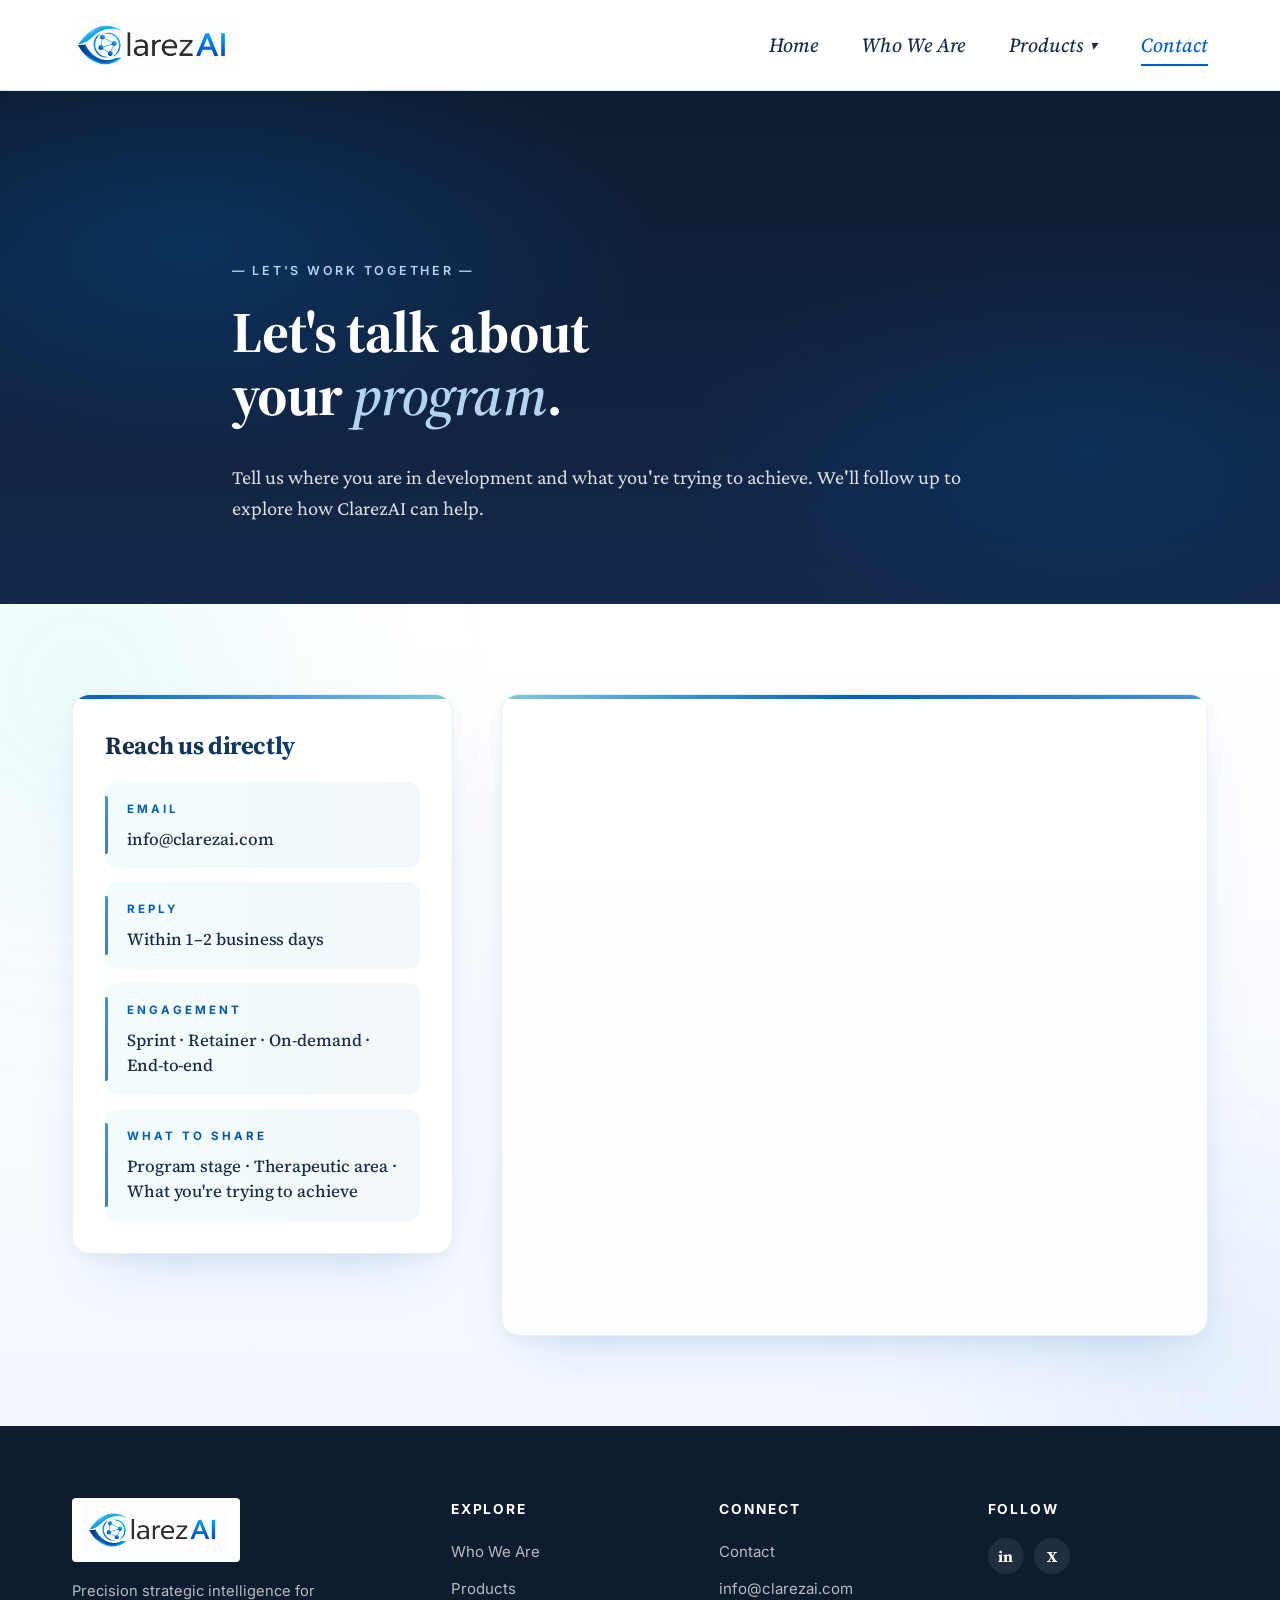
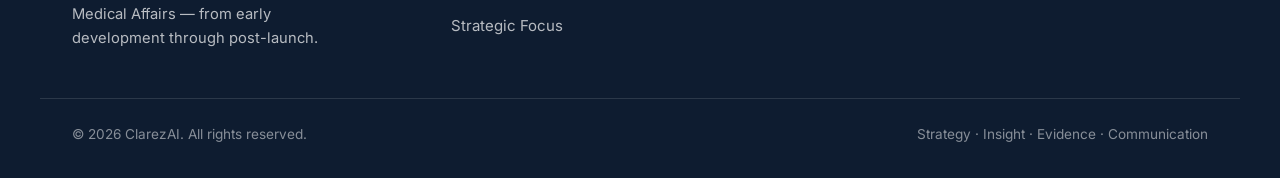
<file: contact.html>
<!DOCTYPE html>
<html lang="en">
<head>
<meta charset="UTF-8" />
<meta name="viewport" content="width=device-width, initial-scale=1.0" />
<title>Contact — ClarezAI</title>
<meta name="description" content="Get in touch with ClarezAI — let's talk about your program and how strategic intelligence can unlock the full value of your science." />
<link rel="preconnect" href="https://fonts.googleapis.com" />
<link rel="preconnect" href="https://fonts.gstatic.com" crossorigin />
<link href="https://fonts.googleapis.com/css2?family=Inter:wght@300;400;500;600;700&family=Source+Serif+Pro:wght@400;600;700&family=Crimson+Pro:wght@400;500;600&display=swap" rel="stylesheet" />
<link rel="stylesheet" href="styles.css" />
<link rel="icon" href="images/ClarezAI Logo_without text.png" />
</head>
<body>

<header class="nav" id="nav">
  <div class="wrap nav__inner">
    <a class="brand" href="index.html" aria-label="ClarezAI home">
      <img src="images/ClarezAI Logo_without text.png" alt="ClarezAI" class="brand__logo" />
    </a>
    <nav class="nav__links" aria-label="Primary">
      <a href="index.html">Home</a>
      <a href="about.html">Who We Are</a>
      <div class="nav__dropdown" data-dropdown>
        <button class="nav__dropdown-toggle" aria-expanded="false" aria-haspopup="true">Products <span class="nav__caret" aria-hidden="true">▾</span></button>
        <div class="nav__dropdown-menu" role="menu">
          <a href="clarezai-ma.html" role="menuitem"><strong>ClarezAI MA</strong> · Medical Affairs</a>
          <a href="nrss.html" role="menuitem"><strong>NRSS</strong> · Human Eye Model</a>
          <a href="casexai.html" role="menuitem"><strong>CASExAI</strong> · Clinical</a>
          <a href="clinomicsai.html" role="menuitem"><strong>ClinomicsAI</strong> · Science</a>
        </div>
      </div>
      <a href="contact.html" class="is-current">Contact</a>
    </nav>
    <button class="nav__toggle" id="navToggle" aria-label="Toggle menu"><span></span><span></span><span></span></button>
  </div>
</header>

<main id="top">

  <!-- ── PAGE HEADER ── -->
  <section class="pagehead">
    <div class="wrap pagehead__inner reveal">
      <p class="kicker">— Let's Work Together —</p>
      <h1>Let's talk about<br>your <em>program</em>.</h1>
      <p class="pagehead__lead">Tell us where you are in development and what you're trying to achieve. We'll follow up to explore how ClarezAI can help.</p>
    </div>
  </section>

  <!-- ── CONTACT FORM ── -->
  <section class="contact-page">
    <div class="wrap contact-page__grid">
      <aside class="contact-page__meta reveal">
        <h3>Reach us directly</h3>
        <ul class="contact-meta">
          <li><span>Email</span><p><a href="mailto:info@clarezai.com">info@clarezai.com</a></p></li>
          <li><span>Reply</span><p>Within 1–2 business days</p></li>
          <li><span>Engagement</span><p>Sprint · Retainer · On-demand · End-to-end</p></li>
          <li><span>What to share</span><p>Program stage · Therapeutic area · What you're trying to achieve</p></li>
        </ul>
      </aside>
      <!-- Jotform-embedded contact form (form id 261466569244062) -->
      <div class="cform jotform-wrap reveal">
        <iframe
          id="JotFormIFrame-261466569244062"
          title="ClarezAI Contact Form"
          onload="window.parent.scrollTo(0,0)"
          allowtransparency="true"
          allow="geolocation; microphone; camera; fullscreen; payment"
          src="https://form.jotform.com/261466569244062"
          frameborder="0"
          scrolling="no"></iframe>
      </div>
    </div>
  </section>

</main>

<footer class="footer">
  <div class="wrap footer__top">
    <div class="footer__col footer__brand">
      <img src="images/ClarezAI Logo_without text.png" alt="ClarezAI" class="footer__logo" />
      <p>Precision strategic intelligence for Medical Affairs — from early development through post-launch.</p>
    </div>
    <div class="footer__col">
      <h4>Explore</h4>
      <ul>
        <li><a href="about.html">Who We Are</a></li>
        <li><a href="products.html">Products</a></li>
        <li><a href="index.html#insights">Strategic Focus</a></li>
      </ul>
    </div>
    <div class="footer__col">
      <h4>Connect</h4>
      <ul>
        <li><a href="contact.html">Contact</a></li>
        <li><a href="mailto:info@clarezai.com">info@clarezai.com</a></li>
      </ul>
    </div>
    <div class="footer__col">
      <h4>Follow</h4>
      <ul class="footer__social">
        <li><a href="#" aria-label="LinkedIn">in</a></li>
        <li><a href="#" aria-label="Twitter / X">X</a></li>
      </ul>
    </div>
  </div>
  <div class="wrap footer__bottom">
    <span>© 2026 ClarezAI. All rights reserved.</span>
    <span>Strategy · Insight · Evidence · Communication</span>
  </div>
</footer>

<script src="script.js"></script>
<!-- Jotform auto-resize handler — keeps the embedded iframe sized to the form's content -->
<script src="https://cdn.jotfor.ms/s/umd/latest/for-form-embed-handler.js"></script>
<script>
  window.jotformEmbedHandler &&
    window.jotformEmbedHandler("iframe[id='JotFormIFrame-261466569244062']", "https://form.jotform.com/");
</script>
</body>
</html>
</file>
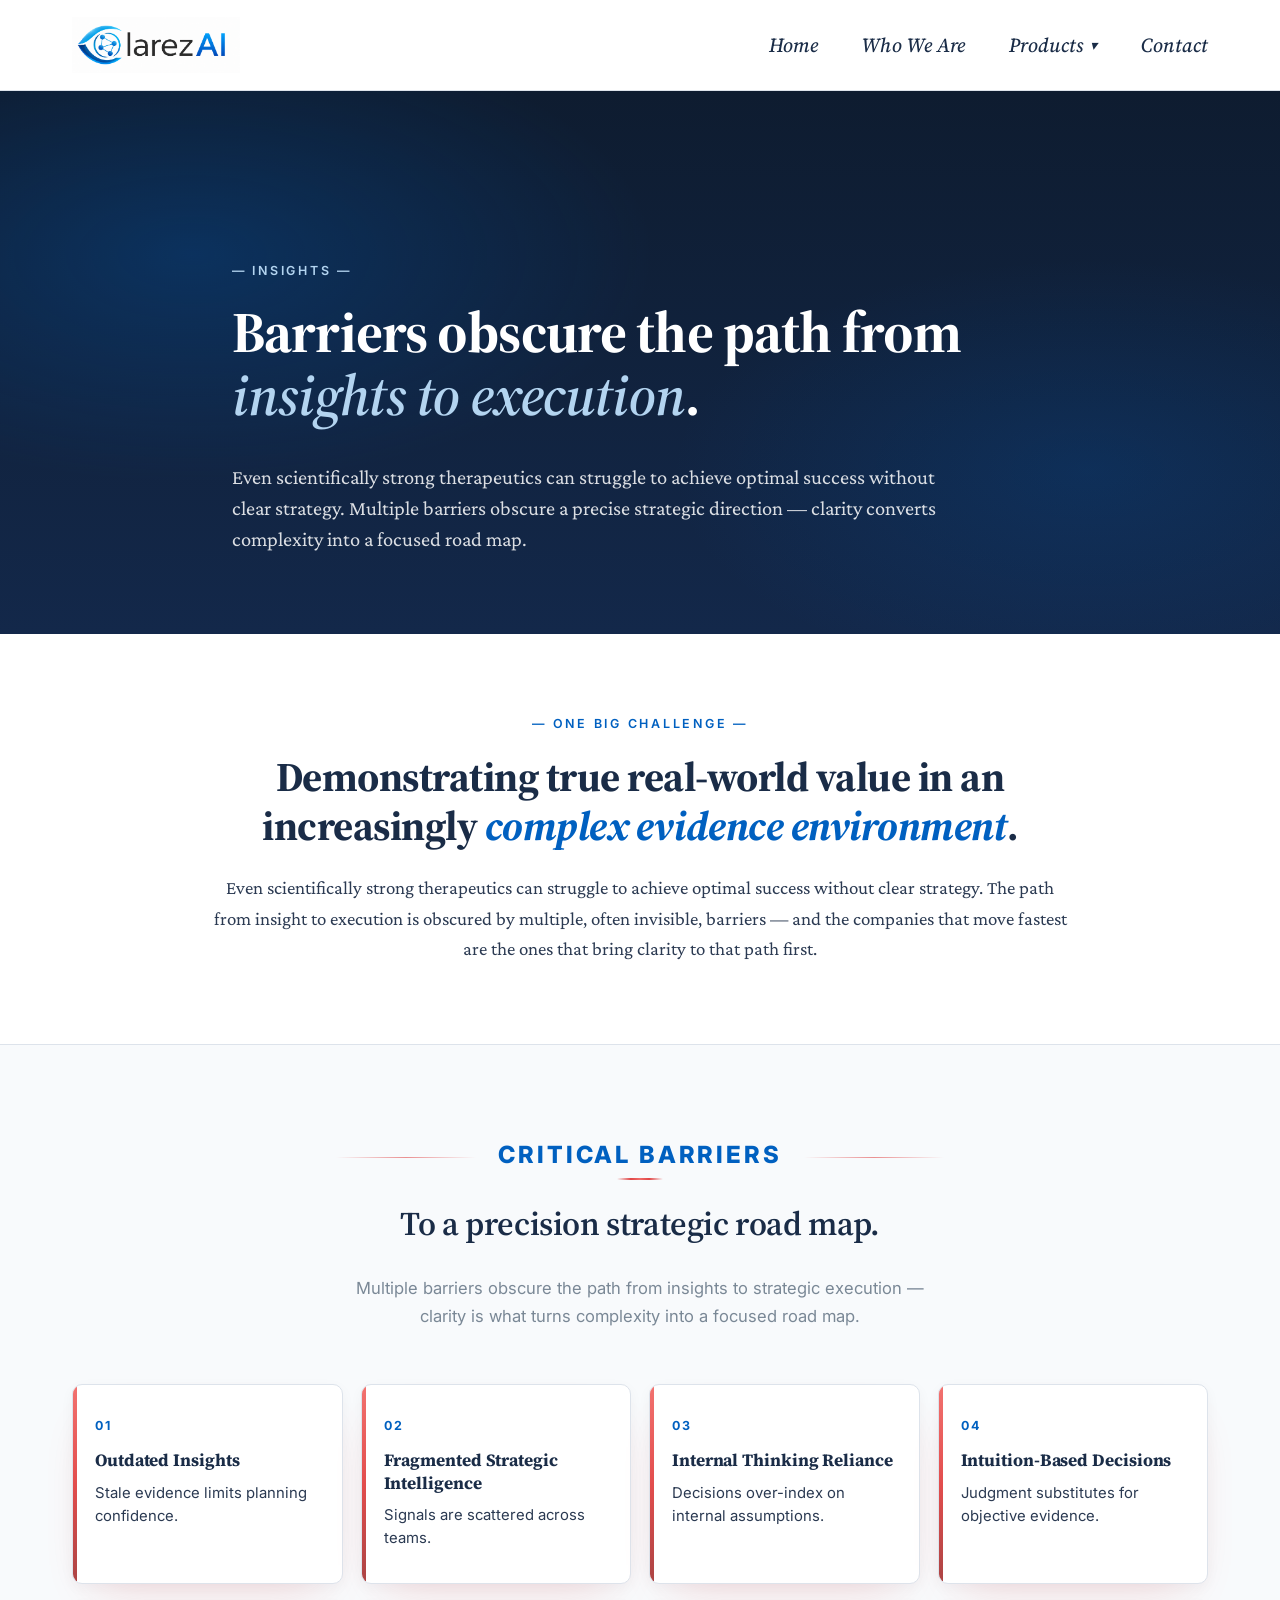
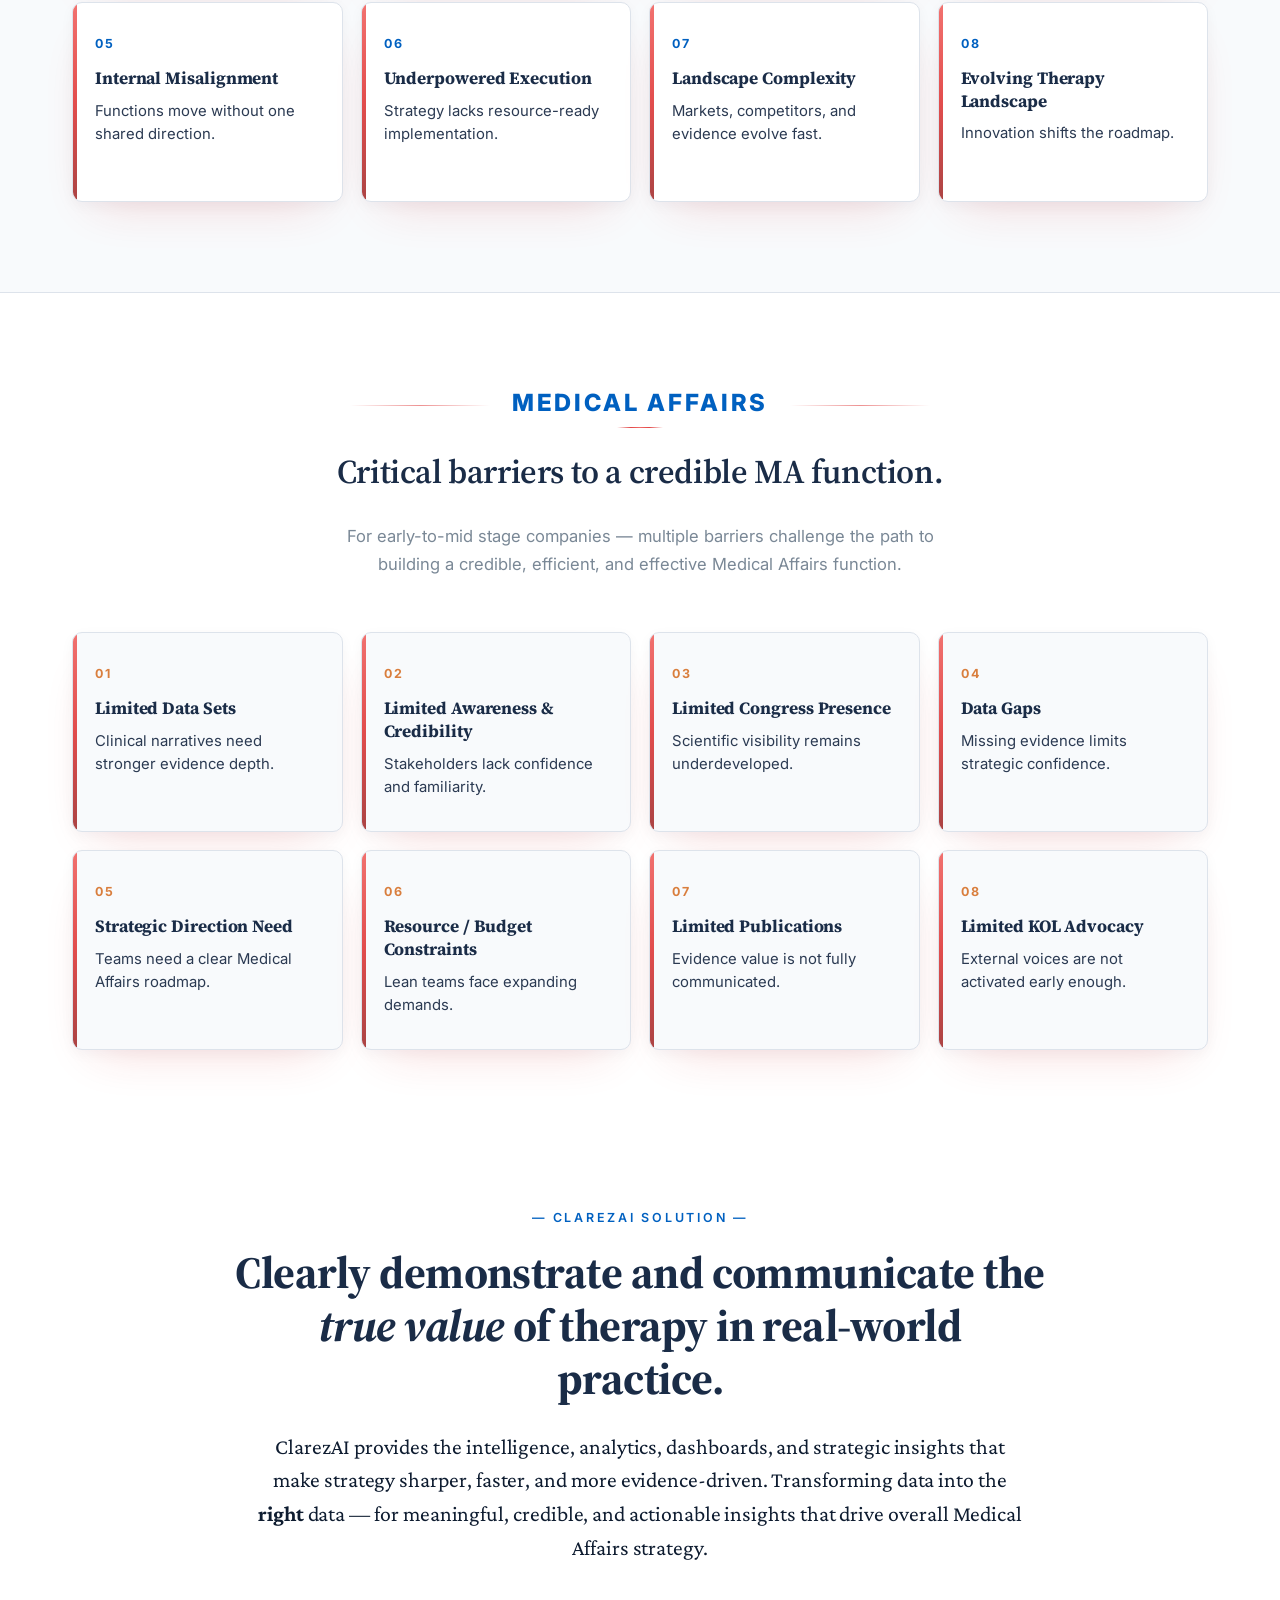
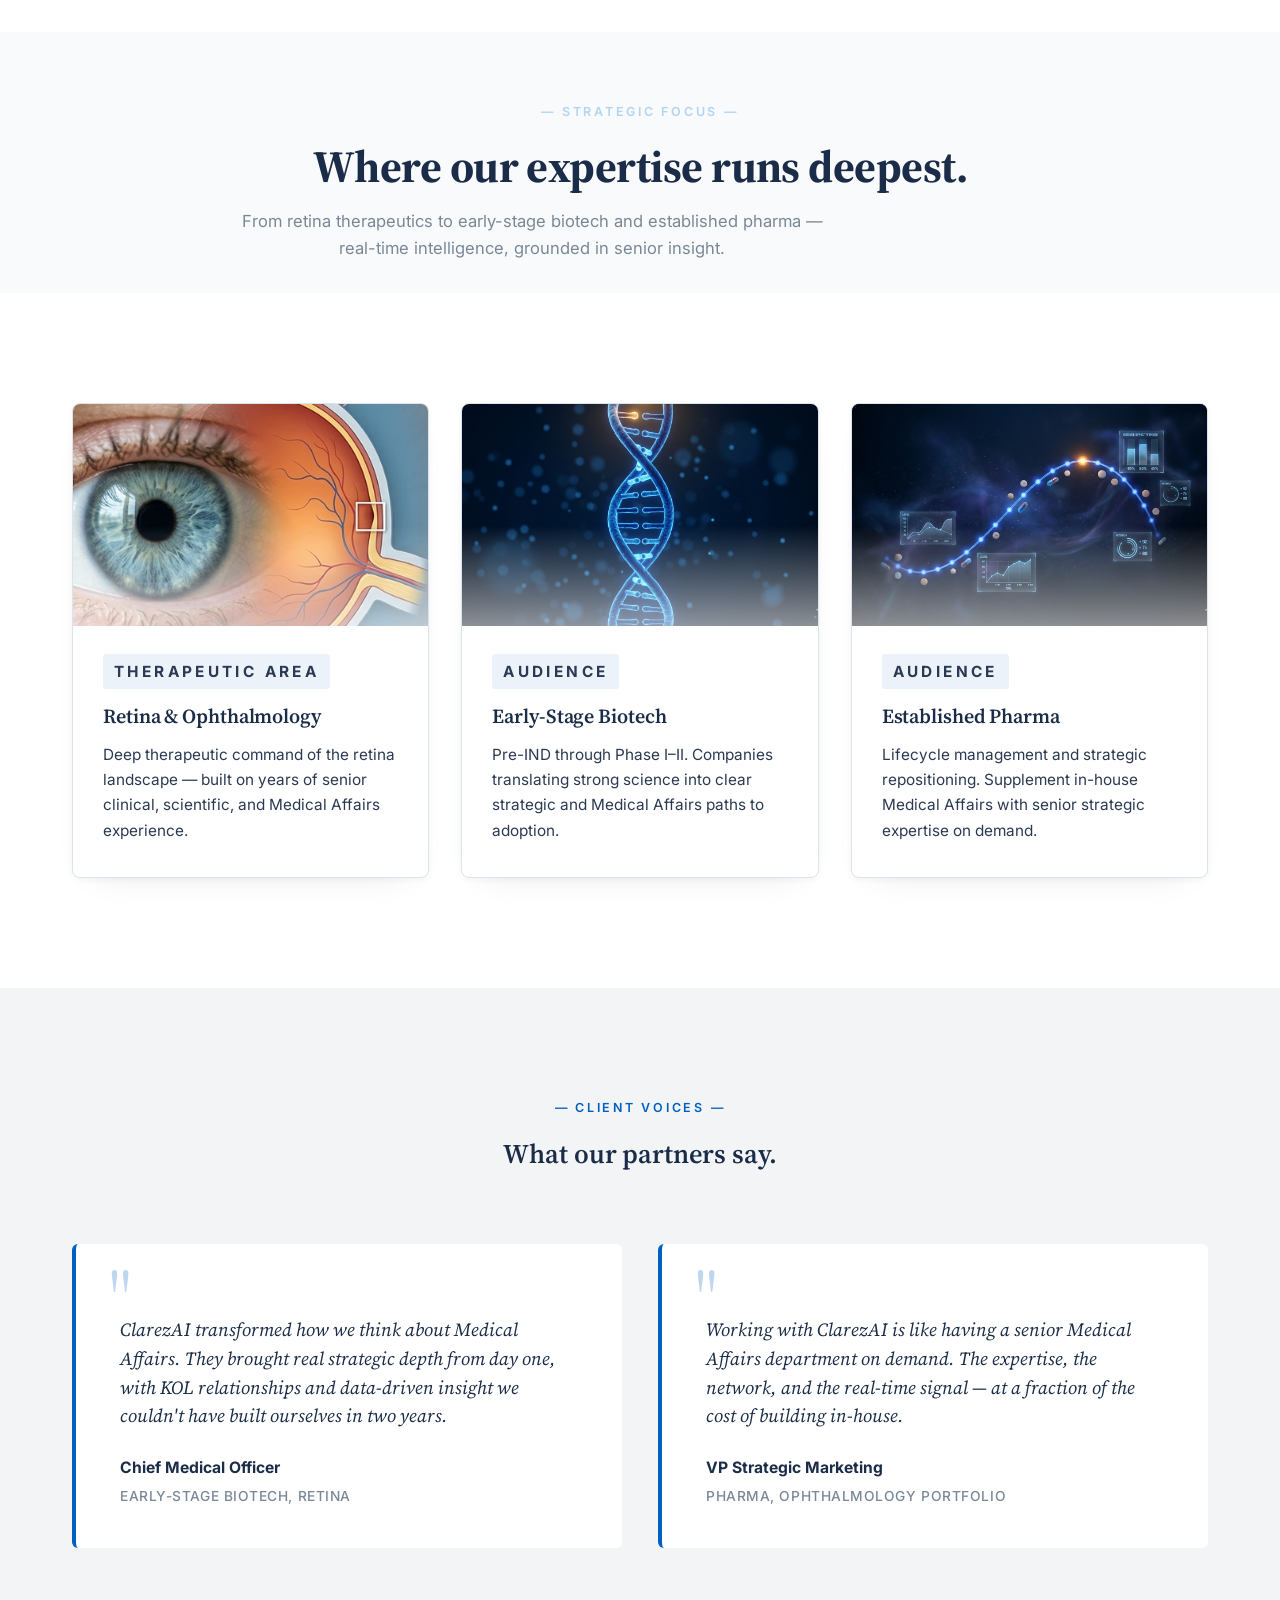
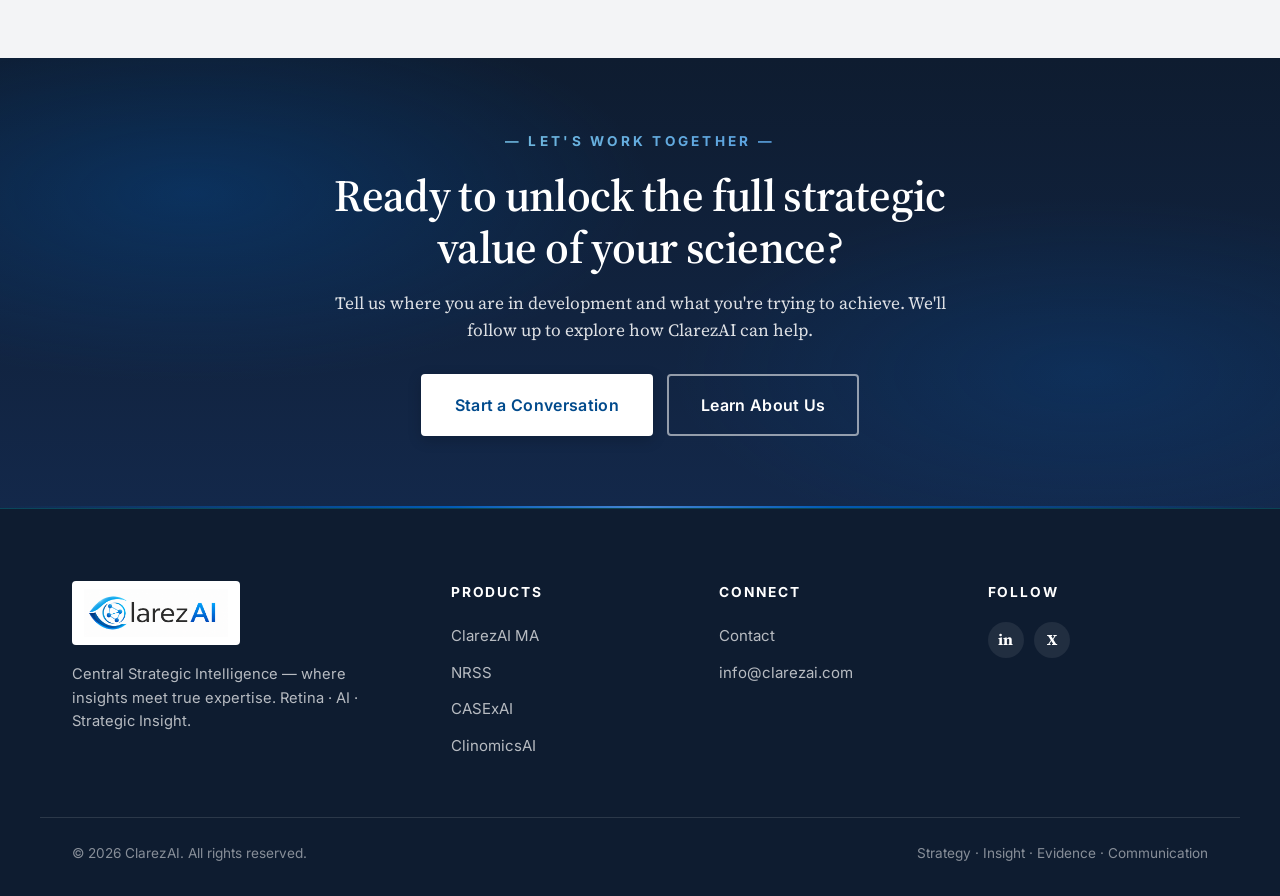
<file: insights.html>
<!DOCTYPE html>
<html lang="en">
<head>
<meta charset="UTF-8" />
<meta name="viewport" content="width=device-width, initial-scale=1.0" />
<title>Insights — Critical Barriers &amp; Strategic Focus | ClarezAI</title>
<meta name="description" content="Critical barriers to strategic execution and Medical Affairs success in biotech — and where ClarezAI's focus runs deepest: retina &amp; ophthalmology, early-stage biotech, and established pharma." />
<link rel="preconnect" href="https://fonts.googleapis.com" />
<link rel="preconnect" href="https://fonts.gstatic.com" crossorigin />
<link href="https://fonts.googleapis.com/css2?family=Inter:wght@300;400;500;600;700&family=Source+Serif+Pro:wght@400;600;700&family=Crimson+Pro:wght@400;500;600&display=swap" rel="stylesheet" />
<link rel="stylesheet" href="styles.css" />
<link rel="icon" href="images/ClarezAI Logo_without text.png" />
</head>
<body>

<header class="nav" id="nav">
  <div class="wrap nav__inner">
    <a class="brand" href="index.html" aria-label="ClarezAI home">
      <img src="images/ClarezAI Logo_without text.png" alt="ClarezAI" class="brand__logo" />
    </a>
    <nav class="nav__links" aria-label="Primary">
      <a href="index.html">Home</a>
      <a href="about.html">Who We Are</a>
      <div class="nav__dropdown" data-dropdown>
        <button class="nav__dropdown-toggle" aria-expanded="false" aria-haspopup="true">Products <span class="nav__caret" aria-hidden="true">▾</span></button>
        <div class="nav__dropdown-menu" role="menu">
          <a href="clarezai-ma.html" role="menuitem"><strong>ClarezAI MA</strong> · Medical Affairs</a>
          <a href="nrss.html" role="menuitem"><strong>NRSS</strong> · Human Eye Model</a>
          <a href="casexai.html" role="menuitem"><strong>CASExAI</strong> · Clinical</a>
          <a href="clinomicsai.html" role="menuitem"><strong>ClinomicsAI</strong> · Science</a>
        </div>
      </div>
      <a href="contact.html">Contact</a>
    </nav>
    <button class="nav__toggle" id="navToggle" aria-label="Toggle menu"><span></span><span></span><span></span></button>
  </div>
</header>

<main id="top">

  <!-- ── PAGE HEADER ── -->
  <section class="pagehead">
    <div class="wrap pagehead__inner reveal">
      <p class="kicker">— Insights —</p>
      <h1>Barriers obscure the path from <em>insights to execution</em>.</h1>
      <p class="pagehead__lead">Even scientifically strong therapeutics can struggle to achieve optimal success without clear strategy. Multiple barriers obscure a precise strategic direction — clarity converts complexity into a focused road map.</p>
    </div>
  </section>

  <!-- ── ONE BIG CHALLENGE (PPT slide 9) ── -->
  <section class="big-challenge">
    <div class="wrap big-challenge__inner reveal">
      <p class="kicker">— One Big Challenge —</p>
      <h2>Demonstrating true real-world value in an increasingly <em>complex evidence environment</em>.</h2>
      <p class="lead">Even scientifically strong therapeutics can struggle to achieve optimal success without clear strategy. The path from insight to execution is obscured by multiple, often invisible, barriers — and the companies that move fastest are the ones that bring clarity to that path first.</p>
    </div>
  </section>

  <!-- ── CRITICAL BARRIERS: PRECISION STRATEGIC ROAD MAP (PPT slide 8) ── -->
  <section class="barriers" id="barriers-strategic">
    <div class="wrap">
      <header class="sec__head sec__head--center reveal">
        <p class="kicker kicker--animated">
          <span class="kicker__line kicker__line--left" aria-hidden="true"></span>
          <span class="kicker__text">Critical Barriers</span>
          <span class="kicker__line kicker__line--right" aria-hidden="true"></span>
        </p>
        <h2>To a precision strategic road map.</h2>
        <p class="sec__sub">Multiple barriers obscure the path from insights to strategic execution — clarity is what turns complexity into a focused road map.</p>
      </header>
      <div class="barriers__grid">
        <article class="barrier-card reveal"><span class="barrier-card__no">01</span><h3>Outdated Insights</h3><p>Stale evidence limits planning confidence.</p></article>
        <article class="barrier-card reveal"><span class="barrier-card__no">02</span><h3>Fragmented Strategic Intelligence</h3><p>Signals are scattered across teams.</p></article>
        <article class="barrier-card reveal"><span class="barrier-card__no">03</span><h3>Internal Thinking Reliance</h3><p>Decisions over-index on internal assumptions.</p></article>
        <article class="barrier-card reveal"><span class="barrier-card__no">04</span><h3>Intuition-Based Decisions</h3><p>Judgment substitutes for objective evidence.</p></article>
        <article class="barrier-card reveal"><span class="barrier-card__no">05</span><h3>Internal Misalignment</h3><p>Functions move without one shared direction.</p></article>
        <article class="barrier-card reveal"><span class="barrier-card__no">06</span><h3>Underpowered Execution</h3><p>Strategy lacks resource-ready implementation.</p></article>
        <article class="barrier-card reveal"><span class="barrier-card__no">07</span><h3>Landscape Complexity</h3><p>Markets, competitors, and evidence evolve fast.</p></article>
        <article class="barrier-card reveal"><span class="barrier-card__no">08</span><h3>Evolving Therapy Landscape</h3><p>Innovation shifts the roadmap.</p></article>
      </div>
    </div>
  </section>

  <!-- ── CRITICAL BARRIERS: MEDICAL AFFAIRS FUNCTION (PPT slide 10) ── -->
  <section class="barriers barriers--alt" id="barriers-ma">
    <div class="wrap">
      <header class="sec__head sec__head--center reveal">
        <p class="kicker kicker--animated">
          <span class="kicker__line kicker__line--left" aria-hidden="true"></span>
          <span class="kicker__text">Medical Affairs</span>
          <span class="kicker__line kicker__line--right" aria-hidden="true"></span>
        </p>
        <h2>Critical barriers to a credible MA function.</h2>
        <p class="sec__sub">For early-to-mid stage companies — multiple barriers challenge the path to building a credible, efficient, and effective Medical Affairs function.</p>
      </header>
      <div class="barriers__grid">
        <article class="barrier-card barrier-card--alt reveal"><span class="barrier-card__no">01</span><h3>Limited Data Sets</h3><p>Clinical narratives need stronger evidence depth.</p></article>
        <article class="barrier-card barrier-card--alt reveal"><span class="barrier-card__no">02</span><h3>Limited Awareness &amp; Credibility</h3><p>Stakeholders lack confidence and familiarity.</p></article>
        <article class="barrier-card barrier-card--alt reveal"><span class="barrier-card__no">03</span><h3>Limited Congress Presence</h3><p>Scientific visibility remains underdeveloped.</p></article>
        <article class="barrier-card barrier-card--alt reveal"><span class="barrier-card__no">04</span><h3>Data Gaps</h3><p>Missing evidence limits strategic confidence.</p></article>
        <article class="barrier-card barrier-card--alt reveal"><span class="barrier-card__no">05</span><h3>Strategic Direction Need</h3><p>Teams need a clear Medical Affairs roadmap.</p></article>
        <article class="barrier-card barrier-card--alt reveal"><span class="barrier-card__no">06</span><h3>Resource / Budget Constraints</h3><p>Lean teams face expanding demands.</p></article>
        <article class="barrier-card barrier-card--alt reveal"><span class="barrier-card__no">07</span><h3>Limited Publications</h3><p>Evidence value is not fully communicated.</p></article>
        <article class="barrier-card barrier-card--alt reveal"><span class="barrier-card__no">08</span><h3>Limited KOL Advocacy</h3><p>External voices are not activated early enough.</p></article>
      </div>
    </div>
  </section>

  <!-- ── CLAREZAI SOLUTION (PPT slide 13) ── -->
  <section class="prop">
    <div class="wrap prop__inner prop__inner--solo">
      <div class="prop__copy reveal">
        <p class="kicker">— ClarezAI Solution —</p>
        <h2>Clearly demonstrate and communicate the <em>true value</em> of therapy in real-world practice.</h2>
        <p class="lead prop__lead">ClarezAI provides the intelligence, analytics, dashboards, and strategic insights that make strategy sharper, faster, and more evidence-driven. Transforming data into the <strong>right</strong> data — for meaningful, credible, and actionable insights that drive overall Medical Affairs strategy.</p>
      </div>
    </div>
  </section>

  <!-- ── STRATEGIC FOCUS — where our expertise runs deepest ── -->
  <section class="strategic-focus-head">
    <div class="wrap pagehead__inner reveal">
      <p class="kicker">— Strategic Focus —</p>
      <h2>Where our expertise runs deepest.</h2>
      <p class="sec__sub">From retina therapeutics to early-stage biotech and established pharma — real-time intelligence, grounded in senior insight.</p>
    </div>
  </section>

  <!-- ── 3 FOCUS CARDS ── -->
  <section class="focus">
    <div class="wrap">
      <div class="focus__grid">
        <article class="focus-card reveal">
          <div class="focus-card__img"><img src="images/retina.png" alt="Retina Therapeutic Area" /></div>
          <div class="focus-card__body">
            <p class="focus-card__tag">Therapeutic Area</p>
            <h3>Retina &amp; Ophthalmology</h3>
            <p>Deep therapeutic command of the retina landscape — built on years of senior clinical, scientific, and Medical Affairs experience.</p>
          </div>
        </article>
        <article class="focus-card reveal">
          <div class="focus-card__img"><img src="images/biotech.png" alt="Early-Stage Biotech" /></div>
          <div class="focus-card__body">
            <p class="focus-card__tag">Audience</p>
            <h3>Early-Stage Biotech</h3>
            <p>Pre-IND through Phase I–II. Companies translating strong science into clear strategic and Medical Affairs paths to adoption.</p>
          </div>
        </article>
        <article class="focus-card reveal">
          <div class="focus-card__img"><img src="images/pharma.png" alt="Established Pharma" /></div>
          <div class="focus-card__body">
            <p class="focus-card__tag">Audience</p>
            <h3>Established Pharma</h3>
            <p>Lifecycle management and strategic repositioning. Supplement in-house Medical Affairs with senior strategic expertise on demand.</p>
          </div>
        </article>
      </div>
    </div>
  </section>

  <!-- ── TESTIMONIALS ── -->
  <section class="testimonials">
    <div class="wrap">
      <header class="sec__head sec__head--center reveal">
        <p class="kicker">— Client Voices —</p>
        <h2>What our partners say.</h2>
      </header>
      <div class="testimonials__grid">
        <blockquote class="quote reveal">
          <span class="quote__mark" aria-hidden="true">"</span>
          <p>ClarezAI transformed how we think about Medical Affairs. They brought real strategic depth from day one, with KOL relationships and data-driven insight we couldn't have built ourselves in two years.</p>
          <cite><strong>Chief Medical Officer</strong><span>Early-Stage Biotech, Retina</span></cite>
        </blockquote>
        <blockquote class="quote reveal">
          <span class="quote__mark" aria-hidden="true">"</span>
          <p>Working with ClarezAI is like having a senior Medical Affairs department on demand. The expertise, the network, and the real-time signal — at a fraction of the cost of building in-house.</p>
          <cite><strong>VP Strategic Marketing</strong><span>Pharma, Ophthalmology Portfolio</span></cite>
        </blockquote>
      </div>
    </div>
  </section>

  <!-- ── CTA ── -->
  <section class="cta">
    <div class="wrap cta__inner reveal">
      <p class="cta__eyebrow">— Let's Work Together —</p>
      <h2>Ready to unlock the full strategic value of your science?</h2>
      <p class="cta__lead">Tell us where you are in development and what you're trying to achieve. We'll follow up to explore how ClarezAI can help.</p>
      <div class="cta__actions">
        <a href="contact.html" class="btn btn--solid btn--lg">Start a Conversation</a>
        <a href="about.html" class="btn btn--ghost btn--lg">Learn About Us</a>
      </div>
    </div>
  </section>

</main>

<footer class="footer">
  <div class="wrap footer__top">
    <div class="footer__col footer__brand">
      <img src="images/ClarezAI Logo_without text.png" alt="ClarezAI" class="footer__logo" />
      <p>Central Strategic Intelligence — where insights meet true expertise. Retina · AI · Strategic Insight.</p>
    </div>
    <div class="footer__col">
      <h4>Products</h4>
      <ul>
        <li><a href="clarezai-ma.html">ClarezAI MA</a></li>
        <li><a href="nrss.html">NRSS</a></li>
        <li><a href="casexai.html">CASExAI</a></li>
        <li><a href="clinomicsai.html">ClinomicsAI</a></li>
      </ul>
    </div>
    <div class="footer__col">
      <h4>Connect</h4>
      <ul>
        <li><a href="contact.html">Contact</a></li>
        <li><a href="mailto:info@clarezai.com">info@clarezai.com</a></li>
      </ul>
    </div>
    <div class="footer__col">
      <h4>Follow</h4>
      <ul class="footer__social">
        <li><a href="#" aria-label="LinkedIn">in</a></li>
        <li><a href="#" aria-label="Twitter / X">X</a></li>
      </ul>
    </div>
  </div>
  <div class="wrap footer__bottom">
    <span>© 2026 ClarezAI. All rights reserved.</span>
    <span>Strategy · Insight · Evidence · Communication</span>
  </div>
</footer>

<script src="script.js"></script>
</body>
</html>
</file>
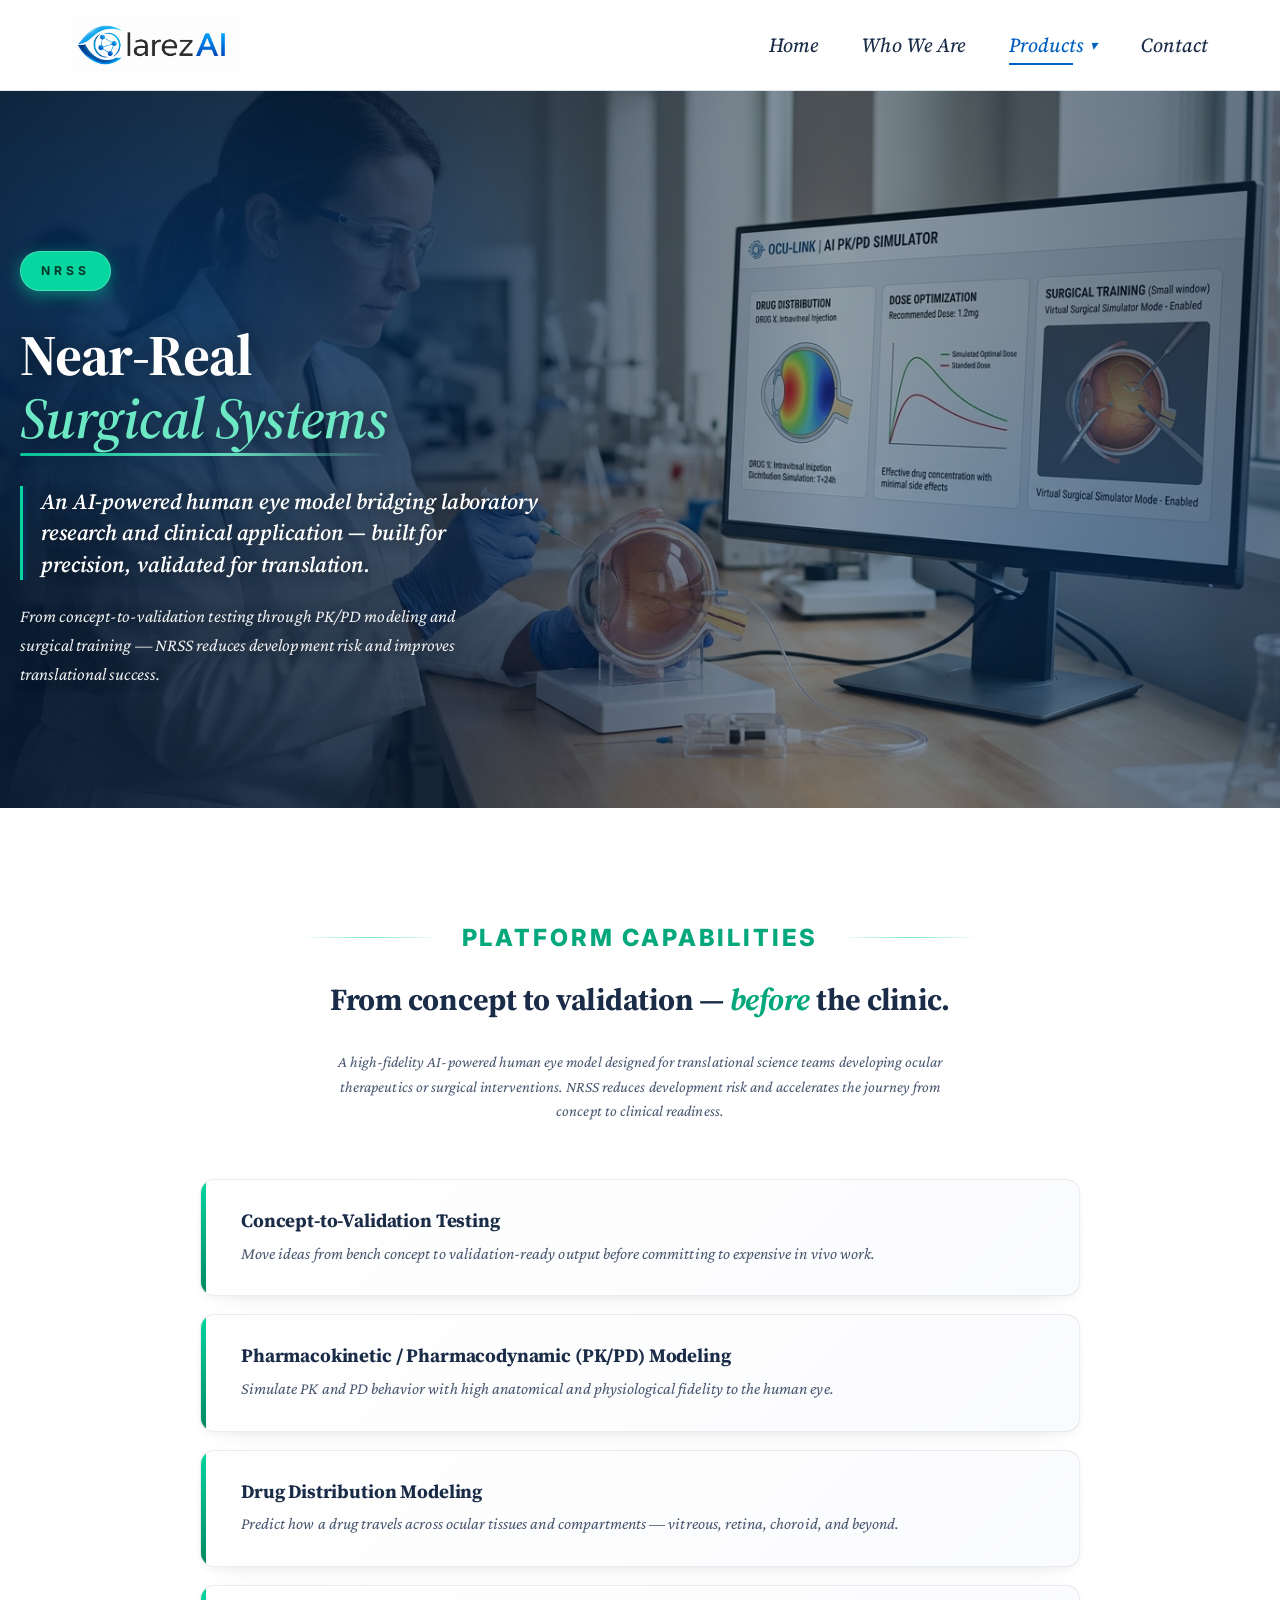
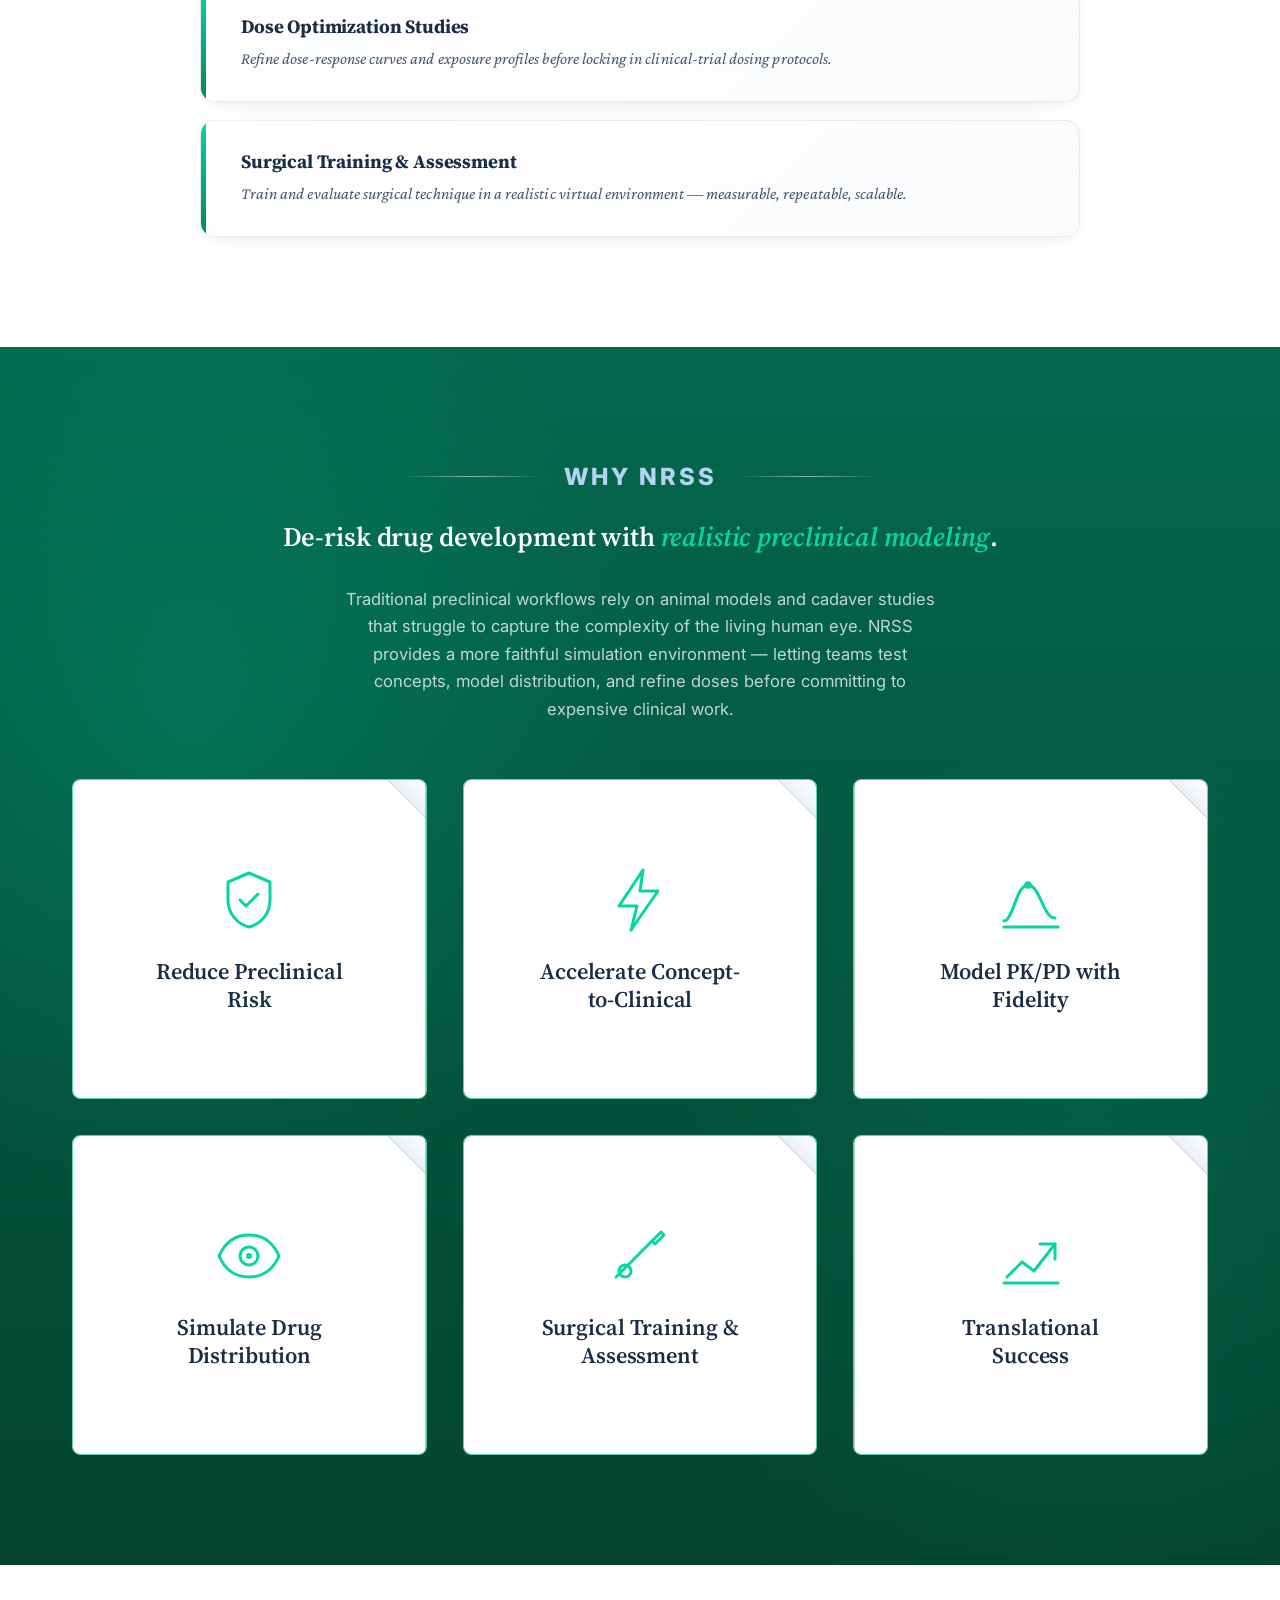
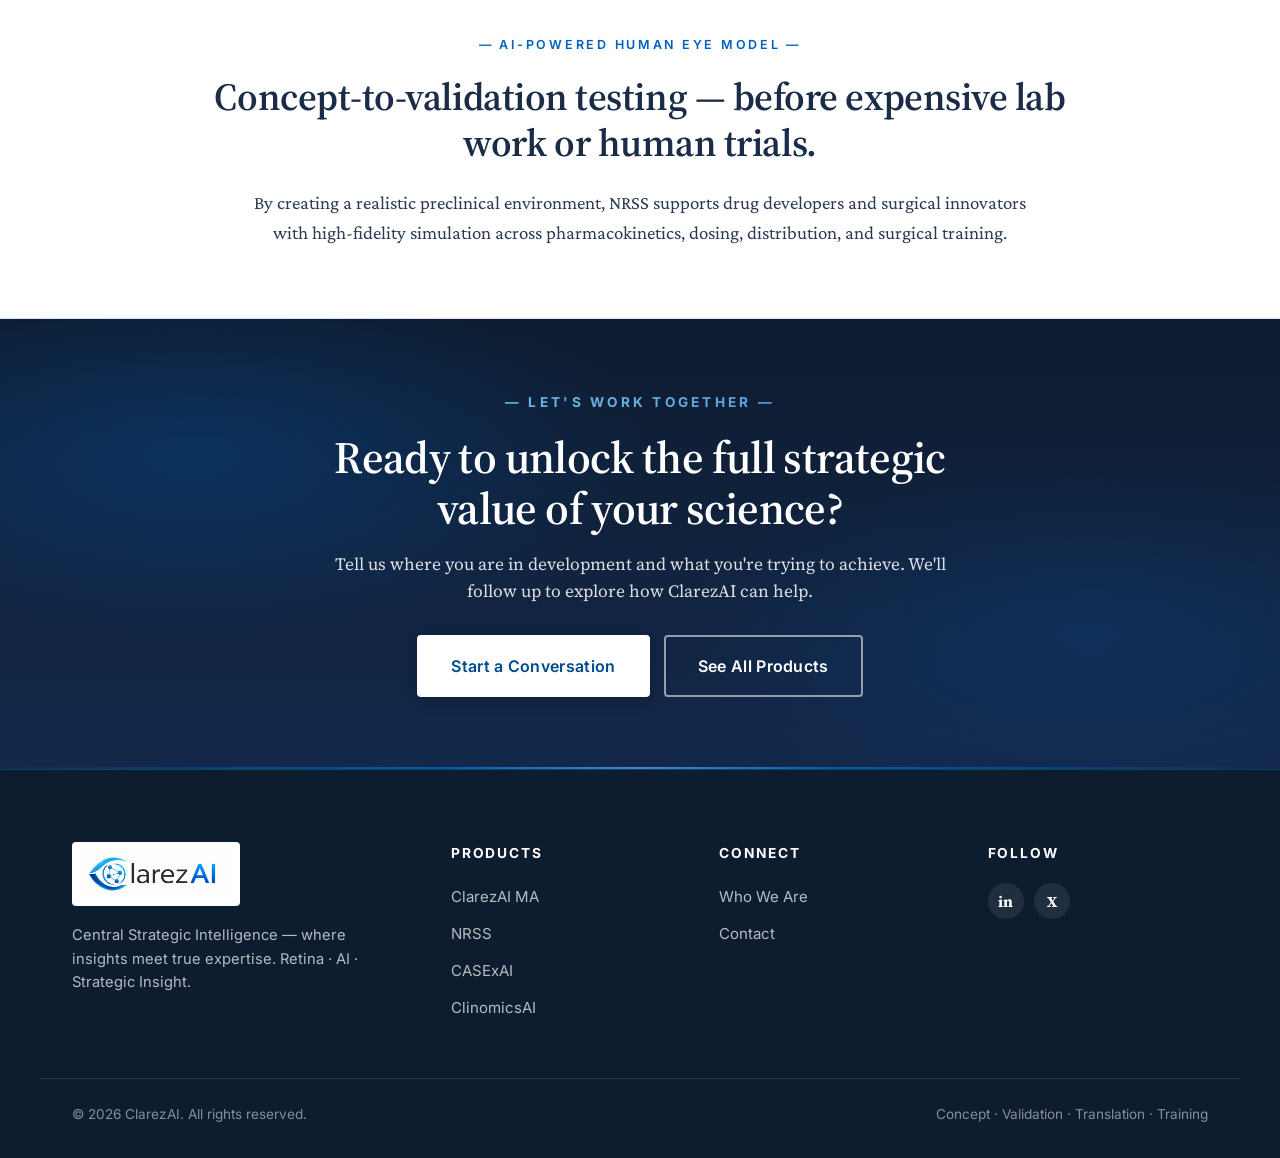
<file: nrss.html>
<!DOCTYPE html>
<html lang="en">
<head>
<meta charset="UTF-8" />
<meta name="viewport" content="width=device-width, initial-scale=1.0" />
<title>NRSS — Near-Real Surgical Systems | ClarezAI</title>
<meta name="description" content="NRSS is an AI-powered human eye model bridging laboratory research and clinical application — supporting PK/PD modeling, drug distribution, dose optimization, and surgical training." />
<link rel="preconnect" href="https://fonts.googleapis.com" />
<link rel="preconnect" href="https://fonts.gstatic.com" crossorigin />
<link href="https://fonts.googleapis.com/css2?family=Inter:wght@300;400;500;600;700&family=Source+Serif+Pro:wght@400;600;700&family=Crimson+Pro:wght@400;500;600&display=swap" rel="stylesheet" />
<link rel="stylesheet" href="styles.css" />
<link rel="icon" href="images/ClarezAI Logo_without text.png" />
</head>
<body class="theme-nrss">

<header class="nav" id="nav">
  <div class="wrap nav__inner">
    <a class="brand" href="index.html" aria-label="ClarezAI home">
      <img src="images/ClarezAI Logo_without text.png" alt="ClarezAI" class="brand__logo" />
    </a>
    <nav class="nav__links" aria-label="Primary">
      <a href="index.html">Home</a>
      <a href="about.html">Who We Are</a>
      <div class="nav__dropdown" data-dropdown>
        <button class="nav__dropdown-toggle is-current" aria-expanded="false" aria-haspopup="true">Products <span class="nav__caret" aria-hidden="true">▾</span></button>
        <div class="nav__dropdown-menu" role="menu">
          <a href="clarezai-ma.html" role="menuitem"><strong>ClarezAI MA</strong> · Medical Affairs</a>
          <a href="nrss.html" class="is-current" role="menuitem"><strong>NRSS</strong> · Human Eye Model</a>
          <a href="casexai.html" role="menuitem"><strong>CASExAI</strong> · Clinical</a>
          <a href="clinomicsai.html" role="menuitem"><strong>ClinomicsAI</strong> · Science</a>
        </div>
      </div>
      <a href="contact.html">Contact</a>
    </nav>
    <button class="nav__toggle" id="navToggle" aria-label="Toggle menu"><span></span><span></span><span></span></button>
  </div>
</header>

<main id="top">

  <!-- ── PAGE HEADER — photo hero (matches clarezai-ma + casexai pattern) ── -->
  <section class="pagehead product-hero product-hero--p2 product-hero--photo" style="background-image: linear-gradient(to right, rgba(8,27,51,.92) 0%, rgba(8,27,51,.75) 35%, rgba(8,27,51,.4) 65%, rgba(8,27,51,.6) 100%), url('images/nrss-hero.png');">
    <div class="wrap pagehead__inner reveal">
      <p class="kicker product-hero__brand product-hero__brand--light">NRSS</p>
      <h1 class="product-hero__title">Near-Real <em>Surgical Systems</em></h1>
      <p class="product-hero__sub">An AI-powered human eye model bridging laboratory research and clinical application — built for precision, validated for translation.</p>
      <p class="pagehead__lead product-hero__lead">From concept-to-validation testing through PK/PD modeling and surgical training — NRSS reduces development risk and improves translational success.</p>
    </div>
  </section>

  <!-- ── PLATFORM CAPABILITIES — restyled to match clarezai-ma.html Capabilities ── -->
  <section class="cap-spotlight" id="capabilities">
    <div class="wrap">
      <header class="sec__head sec__head--center reveal replay-anim">
        <p class="kicker kicker--animated">
          <span class="kicker__line kicker__line--left" aria-hidden="true"></span>
          <span class="kicker__text">Platform Capabilities</span>
          <span class="kicker__line kicker__line--right" aria-hidden="true"></span>
        </p>
        <h2>From concept to validation — <em>before</em> the clinic.</h2>
        <p class="sec__sub">A high-fidelity AI-powered human eye model designed for translational science teams developing ocular therapeutics or surgical interventions. NRSS reduces development risk and accelerates the journey from concept to clinical readiness.</p>
      </header>
      <ul class="cap-list">
        <li class="cap-list__item reveal" style="--cap-delay:.05s">
          <h3>Concept-to-Validation Testing</h3>
          <p>Move ideas from bench concept to validation-ready output before committing to expensive in vivo work.</p>
        </li>
        <li class="cap-list__item reveal" style="--cap-delay:.12s">
          <h3>Pharmacokinetic / Pharmacodynamic (PK/PD) Modeling</h3>
          <p>Simulate PK and PD behavior with high anatomical and physiological fidelity to the human eye.</p>
        </li>
        <li class="cap-list__item reveal" style="--cap-delay:.19s">
          <h3>Drug Distribution Modeling</h3>
          <p>Predict how a drug travels across ocular tissues and compartments — vitreous, retina, choroid, and beyond.</p>
        </li>
        <li class="cap-list__item reveal" style="--cap-delay:.26s">
          <h3>Dose Optimization Studies</h3>
          <p>Refine dose-response curves and exposure profiles before locking in clinical-trial dosing protocols.</p>
        </li>
        <li class="cap-list__item reveal" style="--cap-delay:.33s">
          <h3>Surgical Training &amp; Assessment</h3>
          <p>Train and evaluate surgical technique in a realistic virtual environment — measurable, repeatable, scalable.</p>
        </li>
      </ul>
    </div>
  </section>

  <!-- ── WHY NRSS — restyled like the Why Medical Affairs section (statement grid on themed background) ── -->
  <section class="why" id="why-nrss">
    <div class="wrap">
      <header class="sec__head sec__head--center reveal replay-anim">
        <p class="kicker kicker--animated">
          <span class="kicker__line kicker__line--left" aria-hidden="true"></span>
          <span class="kicker__text">Why NRSS</span>
          <span class="kicker__line kicker__line--right" aria-hidden="true"></span>
        </p>
        <h2>De-risk drug development with <em>realistic preclinical modeling</em>.</h2>
        <p class="sec__sub">Traditional preclinical workflows rely on animal models and cadaver studies that struggle to capture the complexity of the living human eye. NRSS provides a more faithful simulation environment — letting teams test concepts, model distribution, and refine doses before committing to expensive clinical work.</p>
      </header>
      <div class="why__grid">
        <!-- 01 — Reduce Preclinical Risk (shield icon) -->
        <article class="why-card reveal" tabindex="0">
          <div class="why-card__back">
            <p class="why-card__reveal">De-risk your program before committing to human trials.</p>
            <p class="why-card__detail">Test concepts and identify failure modes in a high-fidelity simulation before investing in expensive in vivo or clinical work.</p>
          </div>
          <div class="why-card__front">
            <div class="why-card__icon" aria-hidden="true">
              <svg viewBox="0 0 48 48" fill="none"><path d="M24 6L10 12v12c0 9 6 16 14 18 8-2 14-9 14-18V12L24 6z" stroke="currentColor" stroke-width="2" stroke-linejoin="round"/><path d="M18 24l4 4 8-8" stroke="currentColor" stroke-width="2" stroke-linecap="round" stroke-linejoin="round"/></svg>
            </div>
            <h3>Reduce Preclinical Risk</h3>
          </div>
          <span class="why-card__peel" aria-hidden="true"></span>
        </article>

        <!-- 02 — Accelerate Timelines (lightning bolt) -->
        <article class="why-card reveal" tabindex="0">
          <div class="why-card__back">
            <p class="why-card__reveal">Cut months from concept-to-IND timelines.</p>
            <p class="why-card__detail">Move from initial hypothesis to a defensible clinical-ready protocol faster — without sacrificing scientific rigor.</p>
          </div>
          <div class="why-card__front">
            <div class="why-card__icon" aria-hidden="true">
              <svg viewBox="0 0 48 48" fill="none"><path d="M26 4L10 28h12l-4 16 18-26H24l2-14z" stroke="currentColor" stroke-width="2" stroke-linecap="round" stroke-linejoin="round"/></svg>
            </div>
            <h3>Accelerate Concept-to-Clinical</h3>
          </div>
          <span class="why-card__peel" aria-hidden="true"></span>
        </article>

        <!-- 03 — PK/PD Modeling (pharmacology curve) -->
        <article class="why-card reveal" tabindex="0">
          <div class="why-card__back">
            <p class="why-card__reveal">PK/PD modeling with anatomical realism.</p>
            <p class="why-card__detail">Simulate pharmacokinetics and pharmacodynamics with a high-fidelity representation of the living human eye.</p>
          </div>
          <div class="why-card__front">
            <div class="why-card__icon" aria-hidden="true">
              <svg viewBox="0 0 48 48" fill="none"><path d="M6 38C12 38 14 14 22 14s10 22 18 22" stroke="currentColor" stroke-width="2" stroke-linecap="round" stroke-linejoin="round"/><path d="M6 42h36" stroke="currentColor" stroke-width="2" stroke-linecap="round"/><circle cx="22" cy="14" r="2.5" fill="currentColor"/></svg>
            </div>
            <h3>Model PK/PD with Fidelity</h3>
          </div>
          <span class="why-card__peel" aria-hidden="true"></span>
        </article>

        <!-- 04 — Drug Distribution (eye with arrows) -->
        <article class="why-card reveal" tabindex="0">
          <div class="why-card__back">
            <p class="why-card__reveal">Predict how drugs travel across ocular tissues.</p>
            <p class="why-card__detail">Model distribution across vitreous, retina, choroid, and other compartments to inform precision dosing decisions.</p>
          </div>
          <div class="why-card__front">
            <div class="why-card__icon" aria-hidden="true">
              <svg viewBox="0 0 48 48" fill="none"><path d="M4 24c4-9 11-14 20-14s16 5 20 14c-4 9-11 14-20 14S8 33 4 24z" stroke="currentColor" stroke-width="2" stroke-linejoin="round"/><circle cx="24" cy="24" r="6" stroke="currentColor" stroke-width="2"/><circle cx="24" cy="24" r="2" fill="currentColor"/></svg>
            </div>
            <h3>Simulate Drug Distribution</h3>
          </div>
          <span class="why-card__peel" aria-hidden="true"></span>
        </article>

        <!-- 05 — Surgical Training (scalpel/precision) -->
        <article class="why-card reveal" tabindex="0">
          <div class="why-card__back">
            <p class="why-card__reveal">Train and evaluate technique virtually.</p>
            <p class="why-card__detail">Practice surgical procedures in a realistic environment with measurable, repeatable assessment criteria.</p>
          </div>
          <div class="why-card__front">
            <div class="why-card__icon" aria-hidden="true">
              <svg viewBox="0 0 48 48" fill="none"><path d="M8 38l24-24" stroke="currentColor" stroke-width="2" stroke-linecap="round"/><path d="M32 14l6-6 2 2-6 6z" stroke="currentColor" stroke-width="2" stroke-linejoin="round"/><circle cx="14" cy="34" r="4" stroke="currentColor" stroke-width="2"/></svg>
            </div>
            <h3>Surgical Training &amp; Assessment</h3>
          </div>
          <span class="why-card__peel" aria-hidden="true"></span>
        </article>

        <!-- 06 — Translational Success (upward chart) -->
        <article class="why-card reveal" tabindex="0">
          <div class="why-card__back">
            <p class="why-card__reveal">Improve translational success rates.</p>
            <p class="why-card__detail">Bridge the lab-to-clinic gap with simulations that better predict how your therapy will behave in real patients.</p>
          </div>
          <div class="why-card__front">
            <div class="why-card__icon" aria-hidden="true">
              <svg viewBox="0 0 48 48" fill="none"><path d="M8 38l10-10 8 6 14-18" stroke="currentColor" stroke-width="2" stroke-linecap="round" stroke-linejoin="round"/><path d="M30 16h10v10" stroke="currentColor" stroke-width="2" stroke-linecap="round" stroke-linejoin="round"/><path d="M6 42h36" stroke="currentColor" stroke-width="2" stroke-linecap="round"/></svg>
            </div>
            <h3>Translational Success</h3>
          </div>
          <span class="why-card__peel" aria-hidden="true"></span>
        </article>
      </div>
    </div>
  </section>

  <!-- ── INTRO — kept from original page ── -->
  <section class="product-intro">
    <div class="wrap product-intro__inner reveal">
      <p class="kicker">— AI-Powered Human Eye Model —</p>
      <h2>Concept-to-validation testing — before expensive lab work or human trials.</h2>
      <p class="lead">By creating a realistic preclinical environment, NRSS supports drug developers and surgical innovators with high-fidelity simulation across pharmacokinetics, dosing, distribution, and surgical training.</p>
    </div>
  </section>

  <section class="cta">
    <div class="wrap cta__inner reveal">
      <p class="cta__eyebrow">— Let's Work Together —</p>
      <h2>Ready to unlock the full strategic value of your science?</h2>
      <p class="cta__lead">Tell us where you are in development and what you're trying to achieve. We'll follow up to explore how ClarezAI can help.</p>
      <div class="cta__actions">
        <a href="contact.html" class="btn btn--solid btn--lg">Start a Conversation</a>
        <a href="index.html#products" class="btn btn--ghost btn--lg">See All Products</a>
      </div>
    </div>
  </section>

</main>

<footer class="footer">
  <div class="wrap footer__top">
    <div class="footer__col footer__brand">
      <img src="images/ClarezAI Logo_without text.png" alt="ClarezAI" class="footer__logo" />
      <p>Central Strategic Intelligence — where insights meet true expertise. Retina · AI · Strategic Insight.</p>
    </div>
    <div class="footer__col">
      <h4>Products</h4>
      <ul>
        <li><a href="clarezai-ma.html">ClarezAI MA</a></li>
        <li><a href="nrss.html">NRSS</a></li>
        <li><a href="casexai.html">CASExAI</a></li>
        <li><a href="clinomicsai.html">ClinomicsAI</a></li>
      </ul>
    </div>
    <div class="footer__col">
      <h4>Connect</h4>
      <ul>
        <li><a href="about.html">Who We Are</a></li>
        <li><a href="contact.html">Contact</a></li>
      </ul>
    </div>
    <div class="footer__col">
      <h4>Follow</h4>
      <ul class="footer__social">
        <li><a href="#" aria-label="LinkedIn">in</a></li>
        <li><a href="#" aria-label="Twitter / X">X</a></li>
      </ul>
    </div>
  </div>
  <div class="wrap footer__bottom">
    <span>© 2026 ClarezAI. All rights reserved.</span>
    <span>Concept · Validation · Translation · Training</span>
  </div>
</footer>

<script src="script.js"></script>
</body>
</html>
</file>
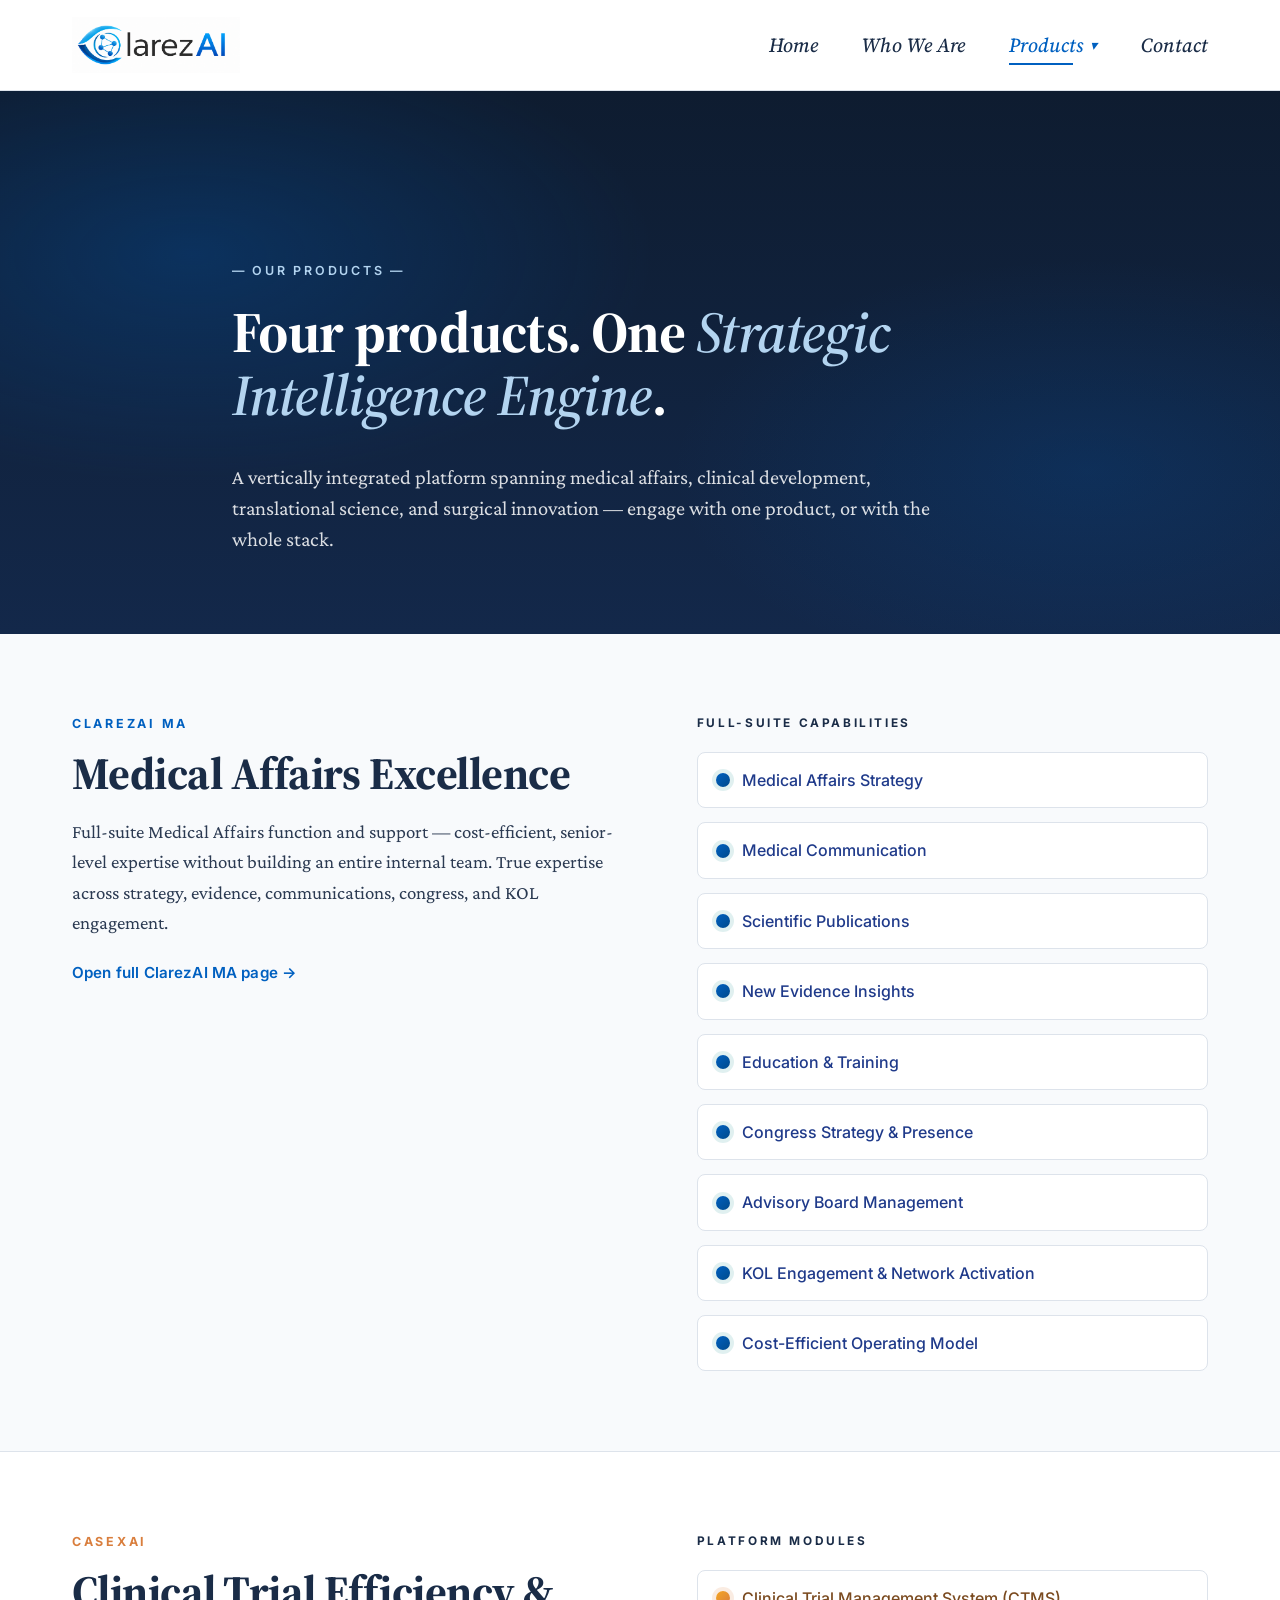
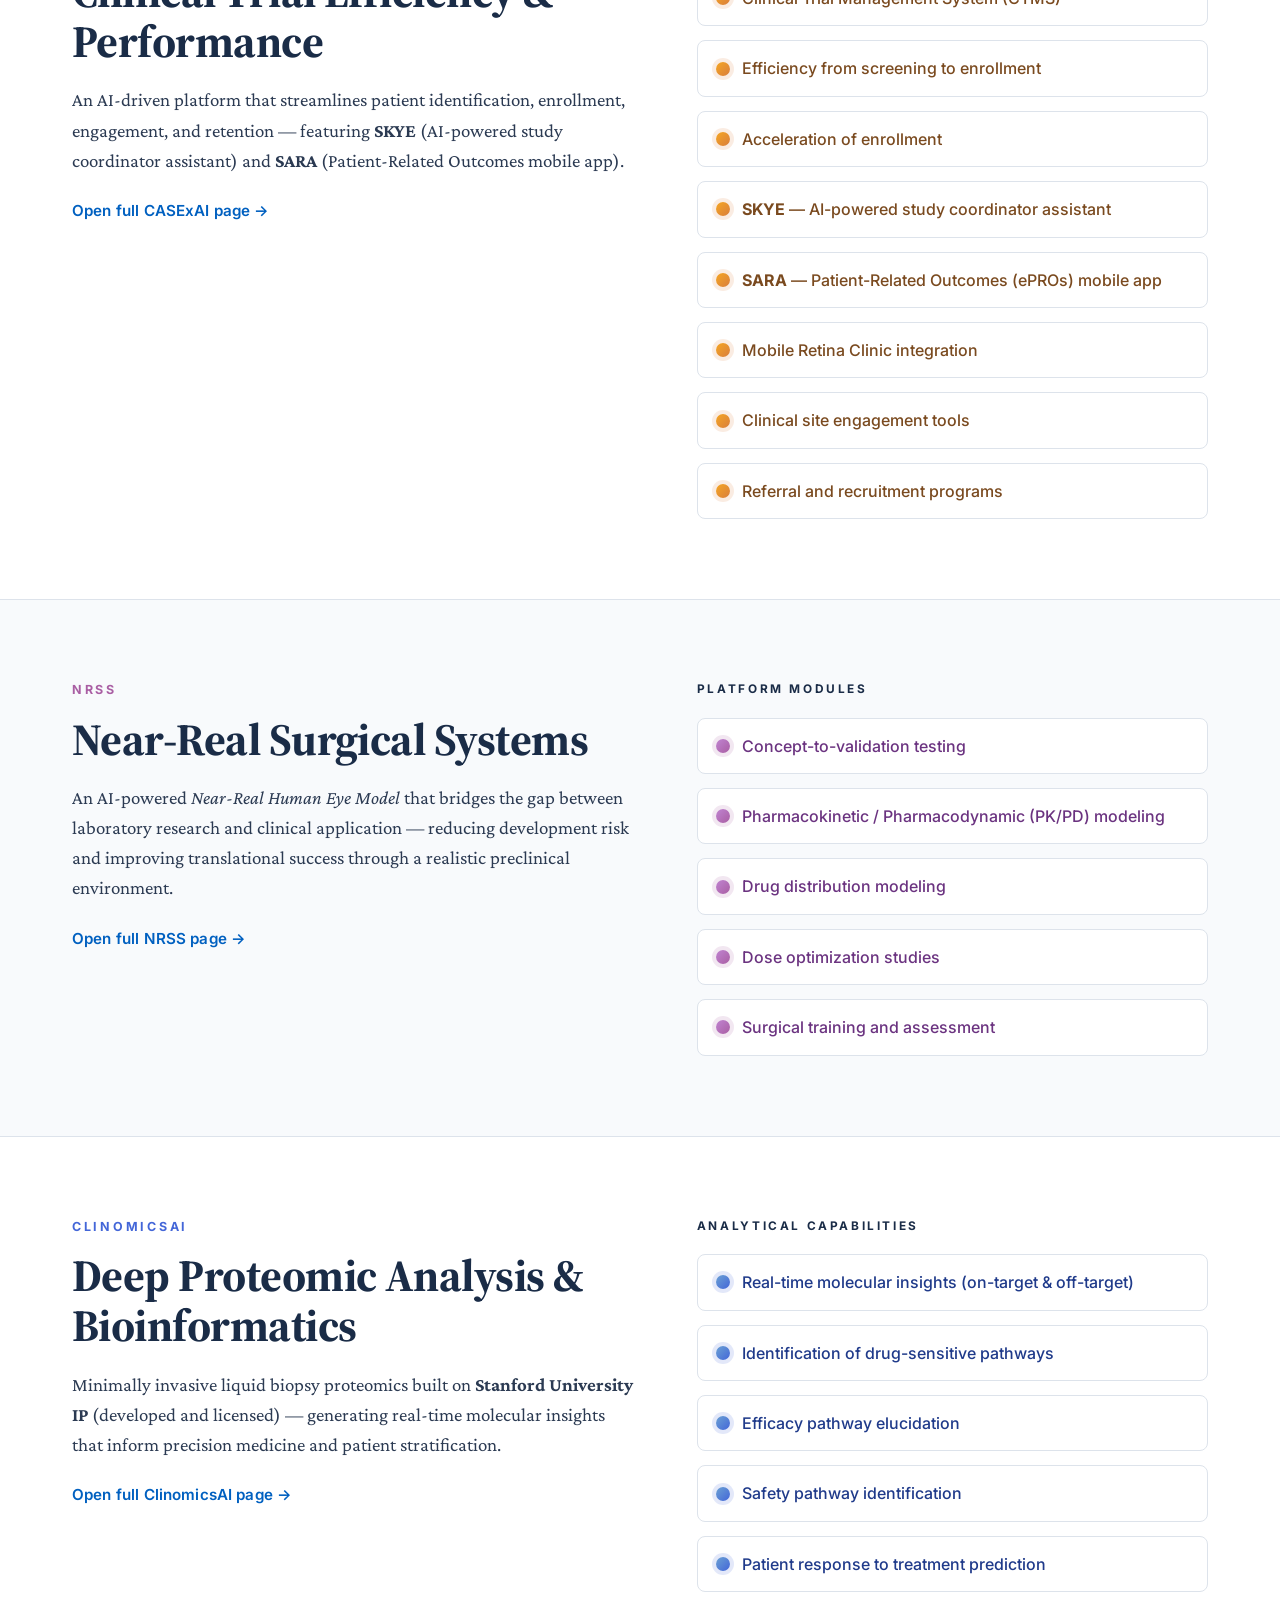
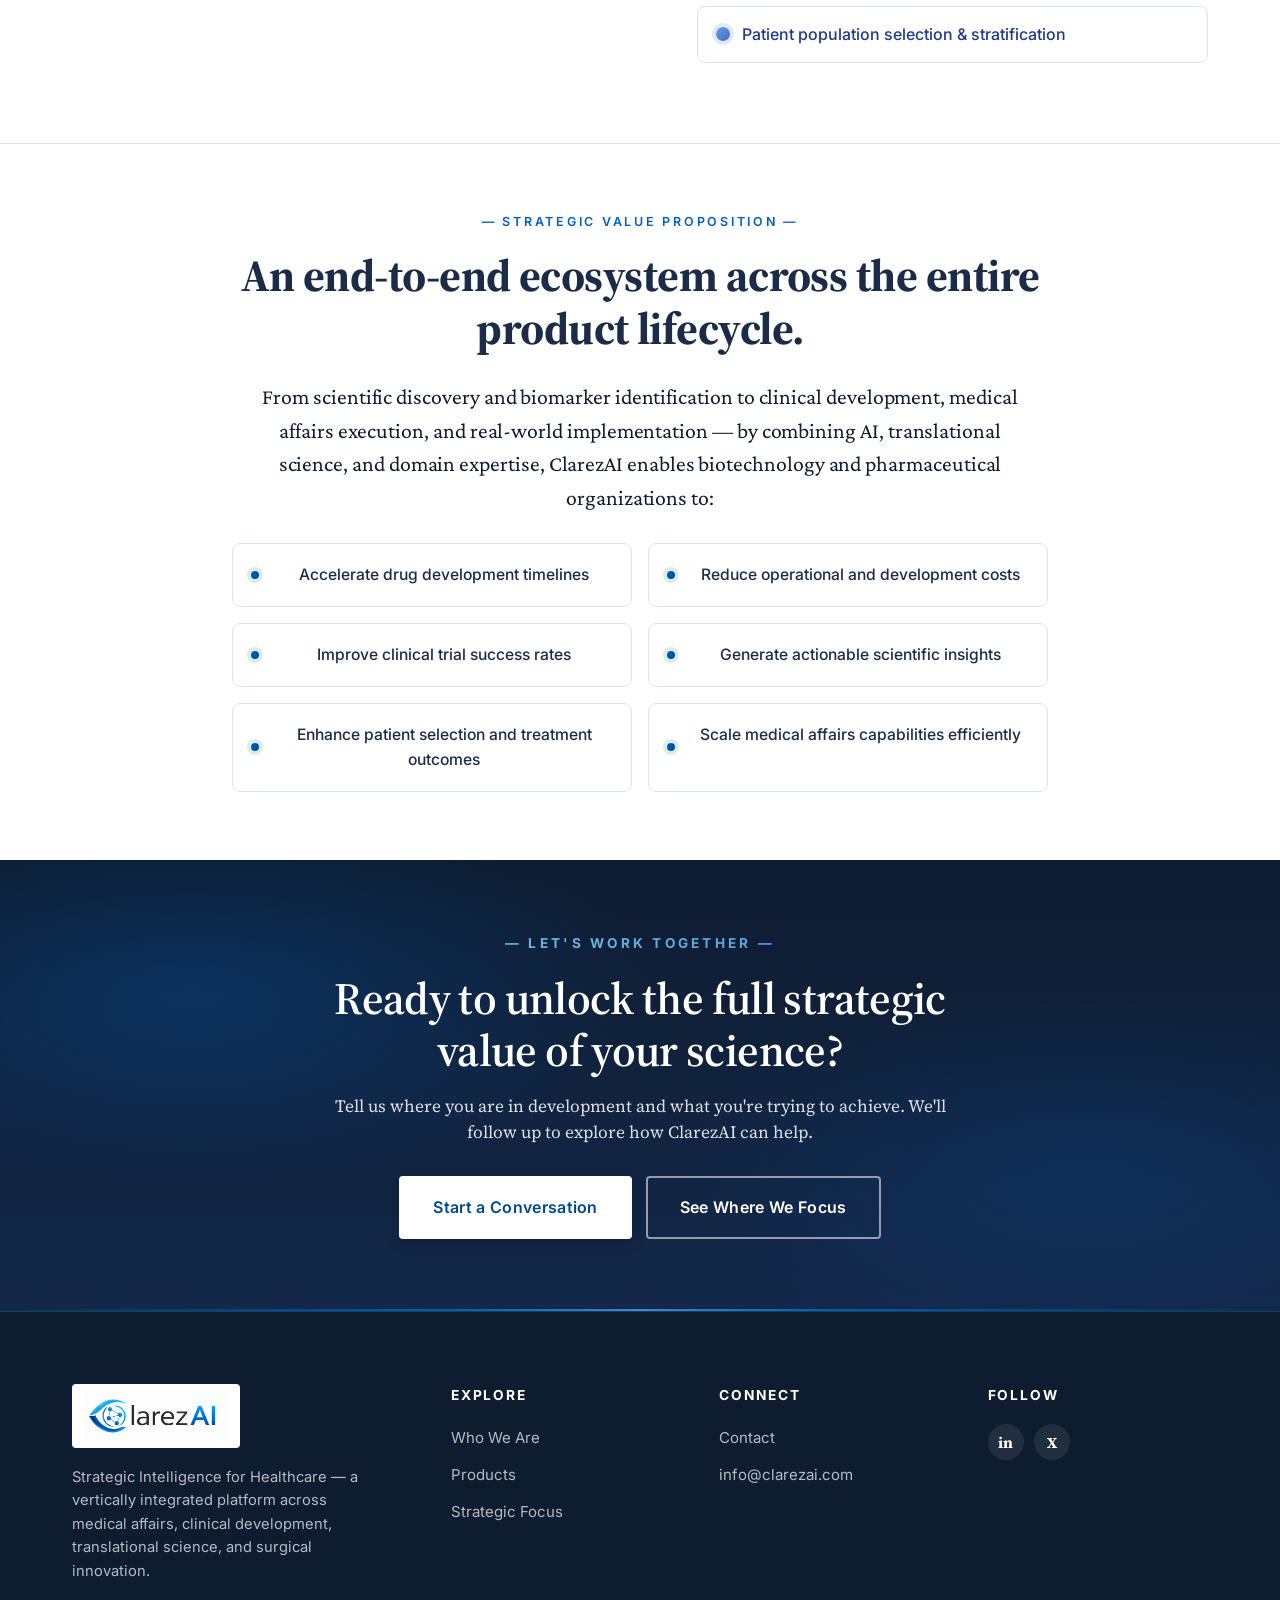
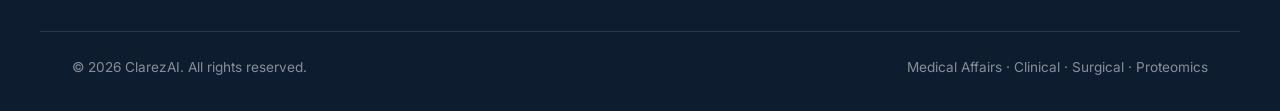
<file: products.html>
<!DOCTYPE html>
<html lang="en">
<head>
<meta charset="UTF-8" />
<meta name="viewport" content="width=device-width, initial-scale=1.0" />
<title>Products — ClarezAI</title>
<meta name="description" content="ClarezAI's four integrated products: ClarezAI Medical Affairs Excellence, CASExAI Clinical, NRSS Near-Real Surgical Systems, and ClinomicsAI Deep Proteomic Intelligence." />
<link rel="preconnect" href="https://fonts.googleapis.com" />
<link rel="preconnect" href="https://fonts.gstatic.com" crossorigin />
<link href="https://fonts.googleapis.com/css2?family=Inter:wght@300;400;500;600;700&family=Source+Serif+Pro:wght@400;600;700&family=Crimson+Pro:wght@400;500;600&display=swap" rel="stylesheet" />
<link rel="stylesheet" href="styles.css" />
<link rel="icon" href="images/ClarezAI Logo_without text.png" />
</head>
<body>

<header class="nav" id="nav">
  <div class="wrap nav__inner">
    <a class="brand" href="index.html" aria-label="ClarezAI home">
      <img src="images/ClarezAI Logo_without text.png" alt="ClarezAI" class="brand__logo" />
    </a>
    <nav class="nav__links" aria-label="Primary">
      <a href="index.html">Home</a>
      <a href="about.html">Who We Are</a>
      <div class="nav__dropdown" data-dropdown>
        <button class="nav__dropdown-toggle is-current" aria-expanded="false" aria-haspopup="true">Products <span class="nav__caret" aria-hidden="true">▾</span></button>
        <div class="nav__dropdown-menu" role="menu">
          <a href="clarezai-ma.html" role="menuitem"><strong>ClarezAI MA</strong> · Medical Affairs</a>
          <a href="nrss.html" role="menuitem"><strong>NRSS</strong> · Human Eye Model</a>
          <a href="casexai.html" role="menuitem"><strong>CASExAI</strong> · Clinical</a>
          <a href="clinomicsai.html" role="menuitem"><strong>ClinomicsAI</strong> · Science</a>
        </div>
      </div>
      <a href="contact.html">Contact</a>
    </nav>
    <button class="nav__toggle" id="navToggle" aria-label="Toggle menu"><span></span><span></span><span></span></button>
  </div>
</header>

<main id="top">

  <!-- ── PAGE HEADER ── -->
  <section class="pagehead">
    <div class="wrap pagehead__inner reveal">
      <p class="kicker">— Our Products —</p>
      <h1>Four products. One <em>Strategic Intelligence Engine</em>.</h1>
      <p class="pagehead__lead">A vertically integrated platform spanning medical affairs, clinical development, translational science, and surgical innovation — engage with one product, or with the whole stack.</p>
    </div>
  </section>

  <!-- ── PRODUCT 1: ClarezAI MA — Medical Affairs Excellence ── -->
  <section class="product product--p1" id="medical-affairs">
    <div class="wrap product__inner">
      <div class="product__copy reveal">
        <p class="product__brand">ClarezAI MA</p>
        <h2>Medical Affairs Excellence</h2>
        <p class="product__lead">Full-suite Medical Affairs function and support — cost-efficient, senior-level expertise without building an entire internal team. True expertise across strategy, evidence, communications, congress, and KOL engagement.</p>
        <a href="clarezai-ma.html" class="link-arrow product__link">Open full ClarezAI MA page →</a>
      </div>
      <div class="product__caps reveal">
        <p class="product__caps-title">Full-Suite Capabilities</p>
        <ul class="product__caps-list">
          <li>Medical Affairs Strategy</li>
          <li>Medical Communication</li>
          <li>Scientific Publications</li>
          <li>New Evidence Insights</li>
          <li>Education &amp; Training</li>
          <li>Congress Strategy &amp; Presence</li>
          <li>Advisory Board Management</li>
          <li>KOL Engagement &amp; Network Activation</li>
          <li>Cost-Efficient Operating Model</li>
        </ul>
      </div>
    </div>
  </section>

  <!-- ── PRODUCT 2: CASExAI Clinical ── -->
  <section class="product product--p2" id="clinical">
    <div class="wrap product__inner">
      <div class="product__copy reveal">
        <p class="product__brand">CASExAI</p>
        <h2>Clinical Trial Efficiency &amp; Performance</h2>
        <p class="product__lead">An AI-driven platform that streamlines patient identification, enrollment, engagement, and retention — featuring <strong>SKYE</strong> (AI-powered study coordinator assistant) and <strong>SARA</strong> (Patient-Related Outcomes mobile app).</p>
        <a href="casexai.html" class="link-arrow product__link">Open full CASExAI page →</a>
      </div>
      <div class="product__caps reveal">
        <p class="product__caps-title">Platform Modules</p>
        <ul class="product__caps-list">
          <li>Clinical Trial Management System (CTMS)</li>
          <li>Efficiency from screening to enrollment</li>
          <li>Acceleration of enrollment</li>
          <li><strong>SKYE</strong> — AI-powered study coordinator assistant</li>
          <li><strong>SARA</strong> — Patient-Related Outcomes (ePROs) mobile app</li>
          <li>Mobile Retina Clinic integration</li>
          <li>Clinical site engagement tools</li>
          <li>Referral and recruitment programs</li>
        </ul>
      </div>
    </div>
  </section>

  <!-- ── PRODUCT 3: NRSS — Near-Real Surgical Systems ── -->
  <section class="product product--p3" id="nrss">
    <div class="wrap product__inner">
      <div class="product__copy reveal">
        <p class="product__brand">NRSS</p>
        <h2>Near-Real Surgical Systems</h2>
        <p class="product__lead">An AI-powered <em>Near-Real Human Eye Model</em> that bridges the gap between laboratory research and clinical application — reducing development risk and improving translational success through a realistic preclinical environment.</p>
        <a href="nrss.html" class="link-arrow product__link">Open full NRSS page →</a>
      </div>
      <div class="product__caps reveal">
        <p class="product__caps-title">Platform Modules</p>
        <ul class="product__caps-list">
          <li>Concept-to-validation testing</li>
          <li>Pharmacokinetic / Pharmacodynamic (PK/PD) modeling</li>
          <li>Drug distribution modeling</li>
          <li>Dose optimization studies</li>
          <li>Surgical training and assessment</li>
        </ul>
      </div>
    </div>
  </section>

  <!-- ── PRODUCT 4: ClinomicsAI ── -->
  <section class="product product--p4" id="clinomicsai">
    <div class="wrap product__inner">
      <div class="product__copy reveal">
        <p class="product__brand">ClinomicsAI</p>
        <h2>Deep Proteomic Analysis &amp; Bioinformatics</h2>
        <p class="product__lead">Minimally invasive liquid biopsy proteomics built on <strong>Stanford University IP</strong> (developed and licensed) — generating real-time molecular insights that inform precision medicine and patient stratification.</p>
        <a href="clinomicsai.html" class="link-arrow product__link">Open full ClinomicsAI page →</a>
      </div>
      <div class="product__caps reveal">
        <p class="product__caps-title">Analytical Capabilities</p>
        <ul class="product__caps-list">
          <li>Real-time molecular insights (on-target &amp; off-target)</li>
          <li>Identification of drug-sensitive pathways</li>
          <li>Efficacy pathway elucidation</li>
          <li>Safety pathway identification</li>
          <li>Patient response to treatment prediction</li>
          <li>Patient population selection &amp; stratification</li>
        </ul>
      </div>
    </div>
  </section>

  <!-- ── STRATEGIC VALUE PROPOSITION ── -->
  <section class="prop">
    <div class="wrap prop__inner prop__inner--solo">
      <div class="prop__copy reveal">
        <p class="kicker">— Strategic Value Proposition —</p>
        <h2>An end-to-end ecosystem across the entire product lifecycle.</h2>
        <p class="lead prop__lead">From scientific discovery and biomarker identification to clinical development, medical affairs execution, and real-world implementation — by combining AI, translational science, and domain expertise, ClarezAI enables biotechnology and pharmaceutical organizations to:</p>
        <ul class="value-list">
          <li>Accelerate drug development timelines</li>
          <li>Reduce operational and development costs</li>
          <li>Improve clinical trial success rates</li>
          <li>Generate actionable scientific insights</li>
          <li>Enhance patient selection and treatment outcomes</li>
          <li>Scale medical affairs capabilities efficiently</li>
        </ul>
      </div>
    </div>
  </section>

  <!-- ── CTA ── -->
  <section class="cta">
    <div class="wrap cta__inner reveal">
      <p class="cta__eyebrow">— Let's Work Together —</p>
      <h2>Ready to unlock the full strategic value of your science?</h2>
      <p class="cta__lead">Tell us where you are in development and what you're trying to achieve. We'll follow up to explore how ClarezAI can help.</p>
      <div class="cta__actions">
        <a href="contact.html" class="btn btn--solid btn--lg">Start a Conversation</a>
        <a href="index.html#insights" class="btn btn--ghost btn--lg">See Where We Focus</a>
      </div>
    </div>
  </section>

</main>

<footer class="footer">
  <div class="wrap footer__top">
    <div class="footer__col footer__brand">
      <img src="images/ClarezAI Logo_without text.png" alt="ClarezAI" class="footer__logo" />
      <p>Strategic Intelligence for Healthcare — a vertically integrated platform across medical affairs, clinical development, translational science, and surgical innovation.</p>
    </div>
    <div class="footer__col">
      <h4>Explore</h4>
      <ul>
        <li><a href="about.html">Who We Are</a></li>
        <li><a href="products.html">Products</a></li>
        <li><a href="index.html#insights">Strategic Focus</a></li>
      </ul>
    </div>
    <div class="footer__col">
      <h4>Connect</h4>
      <ul>
        <li><a href="contact.html">Contact</a></li>
        <li><a href="mailto:info@clarezai.com">info@clarezai.com</a></li>
      </ul>
    </div>
    <div class="footer__col">
      <h4>Follow</h4>
      <ul class="footer__social">
        <li><a href="#" aria-label="LinkedIn">in</a></li>
        <li><a href="#" aria-label="Twitter / X">X</a></li>
      </ul>
    </div>
  </div>
  <div class="wrap footer__bottom">
    <span>© 2026 ClarezAI. All rights reserved.</span>
    <span>Medical Affairs · Clinical · Surgical · Proteomics</span>
  </div>
</footer>

<script src="script.js"></script>
</body>
</html>
</file>
<file: styles.css>
/* ░░░░░░░░░░░░░░░░░░░░░░░░░░░░░░░░░░░░░░░░░░░░░░░░░░░
   ClarezAI — Lockwood-inspired site
   Teal + Navy on light, clean cards, modern serif/sans pairing
   ░░░░░░░░░░░░░░░░░░░░░░░░░░░░░░░░░░░░░░░░░░░░░░░░░░░ */

:root{
  --navy:      #1a2c47;
  --navy-deep: #0e1c30;
  --navy-soft: #2a3e5c;
  --teal:      #0060c0;   /* primary accent — derived from the "AI" of the logo */
  --teal-dk:   #004a8c;
  --teal-soft: #b3d4f0;
  --bg:        #ffffff;
  --bg-2:      #f3f4f6;
  --bg-3:      #eaeef2;
  --text:      #3b4a5e;
  --muted:     #7a8896;
  --rule:      #dde3eb;

  --serif: "Source Serif Pro", Georgia, serif;
  --sans:  "Inter", -apple-system, BlinkMacSystemFont, "Segoe UI", sans-serif;

  --maxw: 1200px;
  --ease: cubic-bezier(.22,.61,.36,1);
}

*{box-sizing:border-box;margin:0;padding:0}
html{scroll-behavior:smooth}
body{
  font-family:var(--sans);
  background:var(--bg);
  color:var(--text);
  line-height:1.65;
  font-size:16px;
  -webkit-font-smoothing:antialiased;
  overflow-x:hidden;
}
.wrap{max-width:var(--maxw);margin:0 auto;padding:0 32px}
a{color:inherit;text-decoration:none}
img{max-width:100%;display:block}

::selection{background:var(--teal);color:#fff}

/* ── shared section components ── */
.kicker{
  font-family:var(--sans);
  font-size:.78rem;
  font-weight:600;
  letter-spacing:.22em;
  text-transform:uppercase;
  color:var(--teal);
  margin-bottom:18px;
}
h2{
  font-family:var(--serif);
  font-weight:700;
  font-size:clamp(1.9rem,3.8vw,2.8rem);
  line-height:1.18;
  color:var(--navy);
  letter-spacing:-.012em;
}
h3{
  font-family:var(--serif);
  font-weight:600;
  font-size:1.3rem;
  line-height:1.32;
  color:var(--navy);
  letter-spacing:-.005em;
}
.lead{
  font-family:var(--sans);
  font-size:1.05rem;
  font-weight:400;
  color:#111111;
  line-height:1.65;
  margin-top:18px;
}
.lead + .lead{margin-top:16px}

/* Stylish editorial lead used in the About / prop section */
.prop__lead{
  font-family:'Crimson Pro',Georgia,serif;
  font-size:clamp(1.2rem,1.7vw,1.45rem);
  font-weight:400;
  color:#0e1c30;
  line-height:1.55;
  letter-spacing:-.003em;
  margin:24px auto 0;
  max-width:62ch;
}
.prop__lead em{
  font-style:italic;
  font-weight:500;
  color:var(--navy);
}
.prop__lead .prop__brand{
  font-family:var(--serif);
  font-weight:700;
  font-style:normal;
  letter-spacing:.005em;
  color:var(--navy);
  white-space:nowrap;
}
.prop__lead .prop__brand-ai{color:var(--teal);margin-left:1px}
.prop__lead .prop__accent{
  font-style:italic;
  font-weight:600;
  background:linear-gradient(90deg,var(--teal) 0%,var(--teal-dk) 100%);
  -webkit-background-clip:text;
  background-clip:text;
  -webkit-text-fill-color:transparent;
  position:relative;
}
.prop__lead .prop__accent::after{
  content:"";
  position:absolute;
  left:0;right:0;bottom:-3px;
  height:2px;
  background:linear-gradient(90deg,transparent,var(--teal),transparent);
  border-radius:2px;
  opacity:.55;
}
.sec__head{margin-bottom:56px;max-width:720px}
.sec__head--center{margin-inline:auto;text-align:center}
.sec__sub{
  font-size:1.04rem;
  color:var(--muted);
  margin-top:14px;
  max-width:60ch;
}
.sec__head--center .sec__sub{margin-inline:auto}

/* ── buttons ── */
.btn{
  display:inline-flex;
  align-items:center;
  gap:8px;
  font-family:var(--sans);
  font-size:.95rem;
  font-weight:600;
  padding:13px 26px;
  border-radius:4px;
  border:2px solid transparent;
  cursor:pointer;
  letter-spacing:.02em;
  transition:all .25s var(--ease);
  white-space:nowrap;
}
.btn--lg{padding:16px 32px;font-size:1rem}
.btn--solid{background:var(--teal);color:#fff;border-color:var(--teal)}
.btn--solid:hover{background:var(--teal-dk);border-color:var(--teal-dk);transform:translateY(-2px);box-shadow:0 12px 28px -12px rgba(0,96,192,.55)}
.btn--ghost{background:transparent;color:var(--navy);border-color:var(--navy)}
.btn--ghost:hover{background:var(--navy);color:#fff;transform:translateY(-2px)}

.link-arrow{
  display:inline-flex;
  align-items:center;
  gap:6px;
  font-weight:600;
  color:var(--teal);
  font-size:.95rem;
  letter-spacing:.01em;
  transition:gap .25s var(--ease),color .25s var(--ease);
  margin-top:18px;
}
.link-arrow:hover{color:var(--teal-dk);gap:12px}

/* ─────────────────────────────────────────
   NAVIGATION
   ───────────────────────────────────────── */
.nav{
  position:sticky;
  top:0;
  z-index:100;
  background:rgba(255,255,255,.97);
  border-bottom:1px solid var(--rule);
  backdrop-filter:blur(10px);
}
.nav__inner{display:flex;align-items:center;justify-content:space-between;height:90px}
.brand__logo{height:56px;width:auto;transition:transform .25s var(--ease)}
.brand:hover .brand__logo{transform:translateY(-1px)}
.nav__links{display:flex;align-items:center;gap:44px}
.nav__links a{
  font-family:var(--serif);
  font-style:italic;
  font-size:1.25rem;
  font-weight:500;
  color:var(--navy);
  letter-spacing:.005em;
  position:relative;
  transition:color .2s var(--ease);
}
.nav__links a::after{
  content:"";
  position:absolute;
  left:0;right:100%;bottom:-4px;
  height:2px;background:var(--teal);
  transition:right .25s var(--ease);
}
.nav__links a:hover{color:var(--teal)}
.nav__links a:hover::after{right:0}
.nav__cta{
  background:var(--teal);
  color:#fff !important;
  padding:10px 22px;
  border-radius:4px;
  font-weight:600;
}
.nav__cta:hover{background:var(--teal-dk);transform:translateY(-1px)}
.nav__toggle{display:none;background:none;border:none;cursor:pointer;width:32px;height:28px;flex-direction:column;gap:6px;align-items:center;justify-content:center}
.nav__toggle span{width:24px;height:2px;background:var(--navy);transition:transform .25s var(--ease)}

/* ─────────────────────────────────────────
   HERO — exactly as in Initial Code for Design 2
   ───────────────────────────────────────── */
.hero{position:relative;padding:0 0 22vh;overflow:hidden;aspect-ratio:1365/768;min-height:420px;display:flex;flex-direction:column;justify-content:flex-end;background-color:#0a1428}
.hero__bg{position:absolute;inset:0;background-image:url('images/home-hero.png');background-size:contain;background-position:center;background-repeat:no-repeat;background-color:#0a1428;pointer-events:none}
.hero__particles{position:absolute;inset:0;width:100%;height:100%;pointer-events:none;mix-blend-mode:screen}
.hero__veil{position:absolute;inset:0;background:
  linear-gradient(90deg, rgba(8,20,40,.85) 0%, rgba(8,20,40,.62) 28%, rgba(8,20,40,.18) 52%, transparent 72%),
  linear-gradient(180deg, transparent 94%, var(--bg) 100%);
  pointer-events:none}
.hero__inner{position:relative;max-width:620px;margin:0 0 0 8%;text-align:left;padding-bottom:0}

/* Editorial premium title — Source Serif Pro with cyan-teal gradient on the italic accent */
.hero__title{
  font-family:'Source Serif Pro',Georgia,serif;
  font-weight:600;
  font-size:clamp(2.2rem,4vw,3.6rem);
  line-height:1.08;
  letter-spacing:-.018em;
  color:#f4f9ff;
  text-shadow:0 2px 28px rgba(8,20,40,.85),0 0 60px rgba(8,20,40,.4);
  margin:0;
}
.hero__title em{
  font-family:'Crimson Pro','Source Serif Pro',Georgia,serif;
  font-style:italic;
  font-weight:700;
  background:linear-gradient(120deg,#00D1D1 0%,#4a90e2 60%,#7fc9dc 100%);
  -webkit-background-clip:text;background-clip:text;-webkit-text-fill-color:transparent;
  -webkit-text-stroke:0.7px rgba(212,220,232,.85);
  paint-order:stroke fill;
  text-shadow:none;
  filter:drop-shadow(0 0 28px rgba(0,209,209,.55))
         drop-shadow(0 0 10px rgba(212,220,232,.4))
         drop-shadow(0 2px 6px rgba(8,20,40,.45));
}

/* Lead paragraph — Source Serif Pro for elegant editorial reading */
.hero__lead{
  font-family:'Source Serif Pro',Georgia,serif;
  font-style:normal;
  font-weight:400;
  font-size:clamp(1.24rem,1.75vw,1.55rem);
  color:#f4f8ff;
  max-width:56ch;
  margin:30px 0 0;
  text-shadow:0 2px 14px rgba(8,20,40,.95),0 0 28px rgba(8,20,40,.7),0 1px 2px rgba(0,0,0,.5);
  line-height:1.55;
  letter-spacing:-.005em;
}
.hero__lead em{
  font-family:'Crimson Pro',Georgia,serif;
  font-style:italic;
  font-weight:500;
  color:#b3e8e8;
  text-shadow:0 0 16px rgba(0,209,209,.4),0 2px 14px rgba(8,20,40,.85);
}
.hero__lead-brand{
  font-family:'Source Serif Pro',Georgia,serif;
  font-size:1.12em;
  font-weight:700;
  font-style:normal;
  letter-spacing:-.012em;
  color:#ffffff;
  text-shadow:0 2px 18px rgba(8,20,40,.75);
  padding:0 .04em;
}
.hero__lead-brand__ai{
  background:linear-gradient(120deg,#00D1D1 0%,#4a90e2 100%);
  -webkit-background-clip:text;background-clip:text;-webkit-text-fill-color:transparent;
  filter:drop-shadow(0 0 22px rgba(0,209,209,.55));
}

/* ─────────────────────────────────────────
   VALUE PROPOSITION
   ───────────────────────────────────────── */
.prop{padding:68px 0;background:var(--bg)}
.prop__inner{
  display:grid;
  grid-template-columns:1.2fr .8fr;
  gap:80px;
  align-items:center;
}
.prop__inner--solo{display:block;max-width:880px;margin:0 auto;text-align:center}
.prop__inner--solo .prop__copy{max-width:none}
.prop__inner--solo .prop__copy .lead{margin-left:auto;margin-right:auto;max-width:64ch}

/* Split layout — image on the left, copy on the right (used on Who We Are) */
.prop__split{
  display:grid;
  grid-template-columns:0.95fr 1.15fr;
  gap:60px;
  align-items:center;
}
.prop__visual{
  margin:0;
  position:relative;
  max-width:430px;
  width:100%;
  justify-self:center;
  border-radius:12px;
  overflow:hidden;
  background:linear-gradient(135deg,var(--navy-deep) 0%,#08213e 100%);
  box-shadow:0 2px 8px rgba(14,28,48,.06),0 24px 60px -28px rgba(0,30,68,.45);
}
.prop__visual img{
  display:block;
  width:100%;
  height:auto;
  aspect-ratio:1/1;
  object-fit:cover;
  object-position:center;
}
.prop__split .prop__copy{max-width:none}
.prop__split .prop__copy h2{margin-bottom:18px;text-align:left}
.prop__split .prop__copy .lead{margin-left:0;margin-right:0;max-width:58ch;text-align:left}
@media (max-width:900px){
  .prop__split{grid-template-columns:1fr;gap:36px}
  .prop__visual{max-width:360px;margin:0 auto}
}
.prop__copy h2{margin-bottom:20px}
.prop__h2{font-family:var(--serif);font-weight:600;font-size:clamp(1.25rem,2vw,1.65rem);line-height:1.25;letter-spacing:-.005em;color:var(--navy);margin-bottom:22px;padding-bottom:0}
.prop__h2::after{display:none !important}

/* Animated kicker — section labels with a one-shot light traveling along each side toward the text */
.kicker--animated{
  display:flex;
  align-items:center;
  justify-content:center;
  gap:22px;
  width:fit-content;
  margin:0 auto 24px;
  font-family:var(--sans);
  font-size:clamp(1.35rem,1.85vw,1.7rem);
  font-weight:800;
  letter-spacing:.12em;
  text-transform:uppercase;
  color:var(--teal);
}
.kicker__text{white-space:nowrap}
.kicker__line{
  position:relative;
  display:block;
  width:clamp(70px,11vw,140px);
  height:1px;
  background:linear-gradient(90deg,rgba(0,96,192,0) 0%,rgba(0,96,192,.45) 50%,rgba(0,96,192,0) 100%);
  overflow:visible;
}
.kicker__line::before{
  content:"";
  position:absolute;
  top:50%;
  width:9px;
  height:9px;
  margin-top:-4.5px;
  border-radius:50%;
  background:var(--teal);
  box-shadow:
    0 0 8px 2px rgba(0,96,192,.65),
    0 0 18px 4px rgba(0,96,192,.4),
    0 0 36px 10px rgba(0,96,192,.18);
  opacity:0;
  left:-4px;
}
.kicker__line--right::before{left:calc(100% - 4px)}
/* fire the light each time the section enters the viewport */
.replay-anim.in-view .kicker__line--left::before{
  animation:kickerLightToCenter 2.4s cubic-bezier(.5,.05,.3,1) .35s 1 forwards;
}
.replay-anim.in-view .kicker__line--right::before{
  animation:kickerLightFromCenter 2.4s cubic-bezier(.5,.05,.3,1) .35s 1 forwards;
}
@keyframes kickerLightToCenter{
  0%   {left:-4px;opacity:0}
  12%  {opacity:1}
  85%  {opacity:1}
  100% {left:calc(100% - 4px);opacity:0}
}
@keyframes kickerLightFromCenter{
  0%   {left:calc(100% - 4px);opacity:0}
  12%  {opacity:1}
  85%  {opacity:1}
  100% {left:-4px;opacity:0}
}
@media (prefers-reduced-motion: reduce){
  .replay-anim.in-view .kicker__line--left::before,
  .replay-anim.in-view .kicker__line--right::before{animation:none;opacity:0}
}

/* h2 entrance — one-shot underline sweep when the section reveals */
.sec__head h2,
.contact__title,
.pagehead__inner h1{
  position:relative;
  padding-bottom:18px;
  font-size:clamp(1.25rem,2.1vw,1.75rem);
  font-weight:600;
  line-height:1.25;
  letter-spacing:-.005em;
}
.sec__head h2::after,
.contact__title::after,
.pagehead__inner h1::after{
  content:"";
  position:absolute;
  left:50%;
  bottom:2px;
  width:0;
  height:2px;
  background:linear-gradient(90deg,transparent,var(--teal) 35%,var(--teal) 65%,transparent);
  box-shadow:0 0 12px rgba(0,96,192,.55);
  transform:translateX(-50%);
  transition:width 1.1s cubic-bezier(.5,.05,.3,1) .55s;
}
.replay-anim.in-view .sec__head h2::after,
.replay-anim.in-view .contact__title::after,
.replay-anim.in-view .pagehead__inner h1::after{
  width:140px;
}
/* the prop__h2 sits inside .prop__copy.reveal so the selector above already matches */
.sec__head:not(.sec__head--center) h2::after,
.sec__head:not(.sec__head--center) h2{text-align:inherit}
@media (prefers-reduced-motion: reduce){
  .sec__head h2::after,
  .contact__title::after,
  .pagehead__inner h1::after{transition:none;width:140px}
}
.prop__stats{display:flex;flex-direction:column;gap:24px}
.stat{
  background:var(--bg-2);
  border-left:4px solid var(--teal);
  padding:24px 28px;
  border-radius:0 4px 4px 0;
}
.stat__num{
  display:block;
  font-family:var(--serif);
  font-size:1.65rem;
  font-weight:700;
  color:var(--navy);
  line-height:1.1;
  margin-bottom:6px;
}
.stat__label{
  display:block;
  font-size:.88rem;
  color:var(--muted);
  letter-spacing:.04em;
  text-transform:uppercase;
  font-weight:500;
}

/* ─────────────────────────────────────────
   CORE CAPABILITIES (3 cards)
   ───────────────────────────────────────── */
.caps{padding:68px 0;background:var(--bg-2)}
.caps__grid{
  display:grid;
  grid-template-columns:repeat(3,1fr);
  gap:32px;
  counter-reset:capn;
}
.cap-card{
  position:relative;
  background:#fff;
  padding:0 0 36px;
  border:1px solid var(--rule);
  border-radius:8px;
  overflow:hidden;
  box-shadow:0 2px 6px rgba(14,28,48,.04),0 14px 34px -22px rgba(14,28,48,.12);
  transition:transform .4s var(--ease),box-shadow .4s var(--ease),border-color .4s var(--ease);
  display:flex;
  flex-direction:column;
  counter-increment:capn;
}
.cap-card::before{
  content:"";
  position:absolute;
  top:0;left:0;
  height:3px;
  width:48px;
  background:linear-gradient(90deg,var(--teal),var(--teal-dk));
  border-radius:0 0 3px 0;
  transition:width .45s var(--ease);
  z-index:2;
}
.cap-card:hover{
  transform:translateY(-8px);
  box-shadow:0 6px 12px rgba(14,28,48,.06),0 28px 60px -24px rgba(0,96,192,.32);
  border-color:rgba(0,96,192,.25);
}
.cap-card:hover::before{width:100%}
.cap-card__img{
  position:relative;
  background:var(--navy-deep);
  aspect-ratio:5/3;
  overflow:hidden;
}
.cap-card__img img{
  width:100%;
  height:100%;
  object-fit:cover;
  transition:transform .6s var(--ease);
}
.cap-card:hover .cap-card__img img{transform:scale(1.04)}
.cap-card__img::after{
  content:"";
  position:absolute;
  inset:0;
  background:linear-gradient(180deg,transparent 60%,rgba(255,255,255,.55) 100%);
  pointer-events:none;
}
.cap-card h3{
  margin:30px 32px 14px;
  font-family:'Source Serif Pro',Georgia,serif;
  font-size:1.28rem;
  font-weight:600;
  letter-spacing:-.008em;
  line-height:1.24;
  color:var(--navy);
}
.cap-card p{
  margin:0 32px;
  font-family:'Source Serif Pro',Georgia,serif;
  font-weight:400;
  color:#2b3a52;
  font-size:1.12rem;
  line-height:1.62;
  letter-spacing:-.003em;
}

/* Black sub-text under "Our Products" heading */
.caps .sec__sub{
  font-family:'Source Serif Pro',Georgia,serif;
  font-style:normal;
  font-weight:500;
  font-size:1.1rem;
  line-height:1.55;
  color:#0a1428;
  letter-spacing:-.003em;
  max-width:680px;
  margin-top:18px;
  margin-inline:auto;
  text-align:center;
}
.cap-card .link-arrow{
  margin:22px 32px 0;
  align-self:flex-start;
  font-size:.85rem;
  font-weight:600;
  letter-spacing:.04em;
  color:var(--teal);
  position:relative;
  padding-bottom:2px;
}
.cap-card .link-arrow::after{
  content:"";
  position:absolute;
  left:0;bottom:-2px;
  width:0;height:1.5px;
  background:var(--teal);
  transition:width .35s var(--ease);
}
.cap-card:hover .link-arrow::after{width:100%}

/* ─────────────────────────────────────────
   PARTNERS / AFFILIATED LOGOS STRIP
   ───────────────────────────────────────── */
.partners{padding:48px 0;background:var(--bg);border-top:1px solid var(--rule);border-bottom:1px solid var(--rule)}
.partners__heading{
  text-align:center;
  font-size:.85rem;
  letter-spacing:.18em;
  text-transform:uppercase;
  font-weight:600;
  color:var(--muted);
  margin-bottom:40px;
}
.partners__grid{
  display:grid;
  grid-template-columns:repeat(5,1fr);
  gap:28px;
  align-items:center;
}
.partners__logo{
  text-align:center;
  font-family:var(--serif);
  font-weight:700;
  font-size:.95rem;
  letter-spacing:.12em;
  color:var(--navy);
  padding:18px 12px;
  border:1px solid var(--rule);
  border-radius:4px;
  opacity:.7;
  transition:opacity .25s var(--ease),border-color .25s var(--ease);
}
.partners__logo span{display:block;color:var(--teal);font-size:.78rem;letter-spacing:.16em;margin-top:4px}
.partners__logo:hover{opacity:1;border-color:var(--teal)}

/* ─────────────────────────────────────────
   WHY CLAREZAI (6 pillars)
   ───────────────────────────────────────── */
.why{
  padding:110px 0;
  background:
    radial-gradient(60% 70% at 15% 30%, rgba(255,255,255,.12), transparent 60%),
    radial-gradient(50% 60% at 85% 70%, rgba(255,255,255,.06), transparent 65%),
    linear-gradient(180deg,#0060c0 0%,#004a8c 100%);
  color:#fff;
}
/* on the royal-blue panels, swap kicker + underline to white so they read against the gradient */
.why .kicker--animated,
.cta .kicker--animated{color:#ffffff}
.why .kicker__line,
.cta .kicker__line{background:linear-gradient(90deg,rgba(255,255,255,0) 0%,rgba(255,255,255,.55) 50%,rgba(255,255,255,0) 100%)}
.why .kicker__line::before,
.cta .kicker__line::before{
  background:#ffffff;
  box-shadow:
    0 0 8px 2px rgba(255,255,255,.7),
    0 0 18px 4px rgba(255,255,255,.45),
    0 0 36px 10px rgba(255,255,255,.18);
}
.why .sec__head h2{color:#ffffff}
.why .sec__head h2::after{
  background:linear-gradient(90deg,transparent,#ffffff 35%,#ffffff 65%,transparent);
  box-shadow:0 0 12px rgba(255,255,255,.55);
}
.why .kicker{color:var(--teal-soft)}
.why h2{color:#fff}
.why .sec__sub{color:rgba(255,255,255,.75)}
.why__grid{
  display:grid;
  grid-template-columns:repeat(3,1fr);
  gap:36px;
}
.why-card{
  position:relative;
  border:1.5px solid rgba(255,255,255,.9);
  border-radius:8px;
  overflow:hidden;
  min-height:320px;
  cursor:pointer;
  outline:none;
  background:transparent;
  transition:transform .35s var(--ease),box-shadow .35s var(--ease);
}
.why-card:hover{
  transform:translateY(-4px);
  box-shadow:0 18px 38px -18px rgba(0,15,40,.55);
}
/* BACK (revealed on peel) — brand-blue gradient matching the new .why section background */
.why-card__back{
  position:absolute;
  inset:0;
  background:
    radial-gradient(60% 70% at 15% 30%, rgba(255,255,255,.14), transparent 60%),
    radial-gradient(50% 60% at 85% 70%, rgba(255,255,255,.08), transparent 65%),
    linear-gradient(180deg,#0060c0 0%,#004a8c 100%);
  padding:38px 28px;
  display:flex;
  flex-direction:column;
  align-items:center;
  justify-content:center;
  text-align:center;
}
/* decorative white accents above + below the reveal text */
.why-card__back::before,
.why-card__back::after{
  content:"";
  position:absolute;
  left:50%;
  width:42px;
  height:2px;
  background:linear-gradient(90deg,transparent,rgba(179,212,240,.85),transparent);
  transform:translateX(-50%);
  border-radius:2px;
}
.why-card__back::before{top:24px}
.why-card__back::after{bottom:24px}
.why-card__reveal{
  color:#ffffff;
  font-family:var(--serif);
  font-style:italic;
  font-weight:600;
  font-size:1.25rem;
  line-height:1.4;
  letter-spacing:-.002em;
  max-width:24ch;
  margin:0;
}
.why-card__detail{
  margin:16px 0 0;
  color:rgba(255,255,255,.88);
  font-family:var(--sans);
  font-size:.98rem;
  font-weight:400;
  line-height:1.55;
  max-width:32ch;
}
/* FRONT (resting) — white with navy text & royal-blue icon */
.why-card__front{
  position:absolute;
  inset:0;
  padding:34px 28px;
  text-align:center;
  background:#ffffff;
  clip-path:polygon(0 0, calc(100% - 38px) 0, 100% 38px, 100% 100%, 0 100%);
  transition:clip-path .65s cubic-bezier(.6,.04,.3,1);
  z-index:2;
  display:flex;
  flex-direction:column;
  align-items:center;
  justify-content:center;
}
.why-card:hover .why-card__front,
.why-card:focus .why-card__front,
.why-card.is-peeled .why-card__front{
  clip-path:polygon(0 0, 0 0, 0 100%, 0 100%, 0 100%);
}
.why-card__icon{
  width:72px;
  height:72px;
  margin:0 auto 22px;
  color:var(--teal);
}
.why-card__icon svg{width:100%;height:100%}
.why-card h3{color:var(--navy);font-size:1.4rem;margin:0;font-weight:600;line-height:1.25;max-width:18ch}

/* The visible "fold" triangle — folded corner of the white front */
.why-card__peel{
  position:absolute;
  top:0;
  right:0;
  width:38px;
  height:38px;
  clip-path:polygon(100% 0, 0 0, 100% 100%);
  background:linear-gradient(225deg,#ffffff 0%,#e8eef7 55%,#9fb6d6 100%);
  pointer-events:none;
  z-index:3;
  filter:drop-shadow(-3px 3px 4px rgba(0,15,40,.28));
  transform-origin:100% 0;
  transition:transform .55s cubic-bezier(.6,.04,.3,1), opacity .35s var(--ease);
}
.why-card__peel::after{
  content:"";
  position:absolute;
  inset:0;
  background:linear-gradient(225deg,transparent 55%,rgba(0,30,68,.25) 100%);
  clip-path:inherit;
}
.why-card:hover .why-card__peel,
.why-card:focus .why-card__peel,
.why-card.is-peeled .why-card__peel{
  transform:translate(-260px,260px) rotate(-30deg) scale(1.4);
  opacity:0;
}
@media (prefers-reduced-motion: reduce){
  .why-card__front,.why-card__peel{transition:none}
}

/* ─────────────────────────────────────────
   "WHAT WE DO" — 8 capabilities grid (Capabilities page)
   ───────────────────────────────────────── */
.do-grid{
  display:grid;
  grid-template-columns:repeat(4,1fr);
  gap:24px;
  margin-top:56px;
  counter-reset:docount;
}
.do-card{
  position:relative;
  background:#fff;
  border:1px solid var(--rule);
  border-radius:10px;
  padding:36px 24px 28px;
  text-align:left;
  overflow:hidden;
  counter-increment:docount;
  box-shadow:0 2px 6px rgba(14,28,48,.04),0 14px 34px -22px rgba(14,28,48,.12);
  transition:transform .35s var(--ease),box-shadow .35s var(--ease),border-color .35s var(--ease);
}
.do-card::before{
  content:"";
  position:absolute;
  top:0;left:0;
  height:3px;width:36px;
  background:linear-gradient(90deg,var(--teal),var(--teal-dk));
  border-radius:0 0 3px 0;
  transition:width .45s var(--ease);
}
.do-card::after{
  content:"";
  position:absolute;
  right:18px;top:18px;
  width:36px;height:36px;
  border-radius:50%;
  background:radial-gradient(circle at 30% 30%,rgba(0,96,192,.18),rgba(0,96,192,0) 70%);
  opacity:0;
  transition:opacity .45s var(--ease);
}
.do-card:hover{
  transform:translateY(-6px);
  box-shadow:0 6px 12px rgba(14,28,48,.06),0 24px 50px -22px rgba(0,96,192,.32);
  border-color:rgba(0,96,192,.25);
}
.do-card:hover::before{width:100%}
.do-card:hover::after{opacity:1}
.do-card__num{display:none}
.do-card h3{
  font-family:var(--serif);
  font-size:1.08rem;
  font-weight:600;
  color:var(--navy);
  margin:0 0 10px;
  line-height:1.3;
  letter-spacing:-.005em;
}
.do-card p{
  color:#2b3a52;
  font-size:.92rem;
  line-height:1.55;
  margin:0;
}
@media (max-width:1100px){.do-grid{grid-template-columns:repeat(3,1fr)}}
@media (max-width:780px){.do-grid{grid-template-columns:repeat(2,1fr)}}
@media (max-width:520px){.do-grid{grid-template-columns:1fr}}

/* ─────────────────────────────────────────
   TEAM (Who We Are page)
   ───────────────────────────────────────── */
.team{padding:100px 0;background:var(--bg-2)}
/* Refined editorial sub-text under "Our Team" heading */
.team .sec__sub{
  font-family:'Source Serif Pro',Georgia,serif;
  font-style:normal;
  font-weight:400;
  font-size:1.12rem;
  line-height:1.6;
  color:var(--navy);
  letter-spacing:-.003em;
  max-width:720px;
  margin-top:20px;
  margin-inline:auto;
  text-align:center;
  background:linear-gradient(120deg,var(--navy) 0%,var(--teal-dk) 70%,var(--teal) 100%);
  -webkit-background-clip:text;background-clip:text;-webkit-text-fill-color:transparent;
}
.team__grid{
  display:grid;
  grid-template-columns:repeat(3,1fr);
  gap:36px 32px;
}
.team-card{
  background:#fff;
  border:1px solid var(--rule);
  border-radius:14px;
  padding:46px 32px 38px;
  text-align:center;
  box-shadow:0 4px 12px rgba(14,28,48,.05),0 22px 48px -22px rgba(14,28,48,.16);
  transition:transform .35s var(--ease),box-shadow .35s var(--ease),border-color .35s var(--ease);
}
.team-card:hover{
  transform:translateY(-8px);
  box-shadow:0 8px 18px rgba(14,28,48,.07),0 36px 76px -24px rgba(0,96,192,.36);
  border-color:rgba(0,96,192,.25);
}
.team-card__avatar{
  position:relative;
  width:170px;
  height:170px;
  margin:0 auto 26px;
  border-radius:50%;
  background:linear-gradient(135deg,var(--navy-deep) 0%,var(--teal-dk) 100%);
  display:flex;
  align-items:center;
  justify-content:center;
  box-shadow:0 0 0 5px #fff, 0 0 0 6px rgba(0,96,192,.35), 0 22px 38px -16px rgba(0,30,68,.55);
  overflow:hidden;
}
.team-card__initials{
  font-family:'Source Serif Pro','Crimson Pro',Georgia,serif;
  font-weight:700;
  font-size:3rem;
  color:#fff;
  letter-spacing:.02em;
  text-shadow:0 2px 14px rgba(0,30,68,.4);
}
.team-card__photo{
  position:absolute;
  inset:0;
  width:100%;
  height:100%;
  object-fit:cover;
  border-radius:50%;
}
.team-card__name{
  font-family:'Source Serif Pro',Georgia,serif;
  font-weight:700;
  font-size:1.5rem;
  color:var(--navy);
  margin:0 0 8px;
  letter-spacing:-.012em;
  line-height:1.18;
}
.team-card__title{
  font-family:'Inter',sans-serif;
  font-size:.92rem;
  font-weight:700;
  letter-spacing:.16em;
  text-transform:uppercase;
  color:var(--teal);
  margin:0 0 10px;
  line-height:1.32;
}
.team-card__cred{
  font-family:'Source Serif Pro',Georgia,serif;
  font-size:1.04rem;
  font-weight:500;
  color:#5b6a82;
  margin:0 0 20px;
  line-height:1.5;
  letter-spacing:-.003em;
}
/* Co-founder/sub-role suffix inside the title */
.team-card__role{
  font-weight:500;
  letter-spacing:.08em;
  color:#7b8aa3;
  text-transform:none;
  font-size:.85em;
  font-style:italic;
}
/* Expertise bullet list below credentials */
.team-card__expertise{
  list-style:none;
  padding:0;
  margin:0;
  text-align:left;
  border-top:1px solid var(--rule);
  padding-top:16px;
}
.team-card__expertise li{
  position:relative;
  padding:8px 0 8px 24px;
  font-family:'Crimson Pro',Georgia,serif;
  font-style:italic;
  font-size:1.06rem;
  line-height:1.5;
  color:#4a5972;
}
.team-card__expertise li::before{
  content:"";
  position:absolute;
  left:0;
  top:17px;
  width:9px;
  height:9px;
  border-radius:50%;
  background:linear-gradient(135deg,var(--teal),var(--teal-dk));
  box-shadow:0 0 0 3px rgba(0,96,192,.12);
}

/* Track record stats strip */
.team__stats{
  margin-top:56px;
  padding:28px 32px;
  display:grid;
  grid-template-columns:repeat(4,1fr);
  gap:24px;
  text-align:center;
  background:linear-gradient(135deg,var(--navy-deep) 0%,#142544 100%);
  border-radius:14px;
  box-shadow:0 18px 44px -22px rgba(0,30,68,.5);
}
.team-stat{display:flex;flex-direction:column;gap:6px;padding:8px 12px}
.team-stat + .team-stat{border-left:1px solid rgba(255,255,255,.12)}
.team-stat strong{
  font-family:var(--serif);
  font-weight:700;
  font-size:clamp(1.7rem,2.6vw,2.2rem);
  line-height:1;
  background:linear-gradient(135deg,#7fc9dc 0%,#4a90e2 100%);
  -webkit-background-clip:text;background-clip:text;-webkit-text-fill-color:transparent;
  color:#7fc9dc;
  letter-spacing:-.01em;
}
.team-stat span{
  font-family:var(--sans);
  font-size:.78rem;
  font-weight:600;
  letter-spacing:.14em;
  text-transform:uppercase;
  color:rgba(255,255,255,.78);
}

/* Partnership / Collaboration block */
.team__partners{
  margin-top:48px;
  padding:32px 28px;
  text-align:center;
  background:linear-gradient(180deg,#f4f8ff 0%,#ffffff 100%);
  border:1px solid rgba(0,96,192,.12);
  border-radius:14px;
}
.team__partners-tag{
  font-family:var(--serif);
  font-size:clamp(1.4rem,2.2vw,1.9rem);
  font-weight:700;
  color:var(--navy);
  margin:8px 0 12px;
  letter-spacing:-.01em;
}
.team__partners-tag strong{
  color:var(--teal);
  font-weight:700;
}
.team__partners-tag span{
  margin:0 14px;
  color:rgba(0,96,192,.4);
  font-weight:400;
}
.team__partners-line{
  font-family:"Crimson Pro", Georgia, serif;
  font-style:italic;
  font-size:1.02rem;
  line-height:1.55;
  color:#2b3a52;
  margin:0;
  max-width:680px;
  margin-left:auto;margin-right:auto;
}

@media (max-width:900px){
  .team__grid{grid-template-columns:repeat(2,1fr)}
  .team__stats{grid-template-columns:repeat(2,1fr);padding:24px}
  .team-stat:nth-child(2){border-left:none}
}
@media (max-width:620px){
  .team__grid{grid-template-columns:1fr;gap:28px}
  .team{padding:72px 0}
  .team__stats{grid-template-columns:1fr;gap:18px}
  .team-stat + .team-stat{border-left:none;border-top:1px solid rgba(255,255,255,.12);padding-top:16px}
  .team-card__avatar{width:104px;height:104px}
}

/* ─────────────────────────────────────────
   STRATEGIC FOCUS AREAS
   ───────────────────────────────────────── */
.focus{padding:110px 0;background:var(--bg)}
.focus__grid{
  display:grid;
  grid-template-columns:repeat(3,1fr);
  gap:32px;
}
.focus-card{
  position:relative;
  background:#fff;
  border:1px solid var(--rule);
  border-radius:8px;
  overflow:hidden;
  box-shadow:0 2px 6px rgba(14,28,48,.04),0 14px 34px -22px rgba(14,28,48,.12);
  transition:transform .4s var(--ease),box-shadow .4s var(--ease),border-color .4s var(--ease);
}
.focus-card::after{
  content:"";
  position:absolute;
  left:0;top:0;bottom:0;
  width:3px;
  background:linear-gradient(180deg,var(--teal),var(--teal-dk));
  transform:scaleY(0);
  transform-origin:top;
  transition:transform .5s var(--ease);
  z-index:2;
}
.focus-card:hover{
  transform:translateY(-8px);
  box-shadow:0 6px 12px rgba(14,28,48,.06),0 28px 60px -24px rgba(0,96,192,.32);
  border-color:rgba(0,96,192,.25);
}
.focus-card:hover::after{transform:scaleY(1)}
.focus-card__img{
  position:relative;
  background:var(--navy-deep);
  aspect-ratio:16/10;
  overflow:hidden;
}
.focus-card__img img{
  width:100%;
  height:100%;
  object-fit:cover;
  transition:transform .6s var(--ease);
}
.focus-card:hover .focus-card__img img{transform:scale(1.04)}
.focus-card__img::after{
  content:"";
  position:absolute;
  inset:0;
  background:linear-gradient(180deg,transparent 55%,rgba(255,255,255,.55) 100%);
  pointer-events:none;
}
.focus-card__body{padding:28px 30px 34px}
.focus-card__tag{
  display:inline-block;
  font-family:var(--sans);
  font-size:.7rem;
  font-weight:700;
  letter-spacing:.22em;
  text-transform:uppercase;
  color:var(--teal);
  background:rgba(0,96,192,.08);
  padding:5px 11px;
  border-radius:3px;
  margin-bottom:14px;
}
.focus-card h3{
  font-size:1.25rem;
  font-weight:600;
  margin-bottom:12px;
  letter-spacing:-.005em;
  color:var(--navy);
}
.focus-card p{color:#2b3a52;font-size:.96rem;line-height:1.65}

/* ─────────────────────────────────────────
   TESTIMONIALS
   ───────────────────────────────────────── */
.testimonials{padding:110px 0;background:var(--bg-2)}
.testimonials__grid{
  display:grid;
  grid-template-columns:repeat(2,1fr);
  gap:36px;
}
.quote{
  background:#fff;
  padding:48px 44px 40px;
  border-radius:6px;
  position:relative;
  border-left:4px solid var(--teal);
}
.quote__mark{
  position:absolute;
  top:18px;
  left:32px;
  font-family:var(--serif);
  font-size:4.5rem;
  line-height:1;
  color:var(--teal);
  opacity:.25;
}
.quote p{
  font-family:var(--serif);
  font-style:italic;
  font-size:1.16rem;
  line-height:1.55;
  color:var(--navy);
  margin-bottom:24px;
  margin-top:24px;
}
.quote cite{font-style:normal;display:block}
.quote cite strong{
  display:block;
  font-weight:700;
  color:var(--navy);
  font-size:.98rem;
}
.quote cite span{
  display:block;
  font-size:.86rem;
  color:var(--muted);
  letter-spacing:.04em;
  text-transform:uppercase;
  font-weight:500;
  margin-top:4px;
}

/* ─────────────────────────────────────────
   CTA "LET'S WORK TOGETHER"
   ───────────────────────────────────────── */
.cta{
  position:relative;
  padding:72px 0;
  background:
    radial-gradient(60% 70% at 15% 30%, rgba(0,96,192,.28), transparent 60%),
    radial-gradient(50% 60% at 85% 70%, rgba(0,96,192,.18), transparent 65%),
    linear-gradient(180deg,#0e1c30 0%,#13284a 100%);
  color:#ffffff;
  text-align:center;
  border-bottom:1px solid rgba(0,209,209,.22);
}
.cta::after{
  content:"";
  position:absolute;
  bottom:0;left:0;right:0;
  height:2px;
  background:linear-gradient(90deg,transparent 0%,var(--teal) 35%,#4a90e2 50%,var(--teal) 65%,transparent 100%);
  opacity:.9;
}
.cta__inner{max-width:780px;margin:0 auto;position:relative;z-index:1}
.cta__eyebrow{
  font-size:.85rem;
  font-weight:700;
  letter-spacing:.24em;
  text-transform:uppercase;
  background:linear-gradient(90deg,#7fc9dc 0%,#4a90e2 100%);
  -webkit-background-clip:text;background-clip:text;-webkit-text-fill-color:transparent;
  color:#7fc9dc;
  margin-bottom:18px;
}
.cta h2{
  color:#ffffff;
  font-family:'Source Serif Pro',Georgia,serif;
  font-weight:600;
  font-size:clamp(1.9rem,3.6vw,2.8rem);
  line-height:1.16;
  letter-spacing:-.014em;
  margin-bottom:16px;
}
.cta h2 em{
  font-family:'Crimson Pro',Georgia,serif;
  font-style:italic;
  font-weight:600;
  background:linear-gradient(120deg,#00D1D1 0%,#7fc9dc 100%);
  -webkit-background-clip:text;background-clip:text;-webkit-text-fill-color:transparent;
  color:#7fc9dc;
}
.cta__lead{
  font-family:'Source Serif Pro',Georgia,serif;
  font-size:1.08rem;
  font-weight:400;
  line-height:1.55;
  color:rgba(255,255,255,.86);
  margin-bottom:30px;
  max-width:620px;
  margin-left:auto;margin-right:auto;
}
.cta__actions{display:flex;flex-wrap:wrap;gap:14px;justify-content:center}
.cta .btn--solid{
  background:#ffffff;
  color:var(--teal-dk);
  border-color:#ffffff;
  box-shadow:0 4px 14px rgba(0,0,0,.18);
}
.cta .btn--solid:hover{
  background:var(--teal);
  color:#fff;
  border-color:var(--teal);
  box-shadow:0 14px 32px -14px rgba(0,209,209,.55);
  transform:translateY(-2px);
}
.cta .btn--ghost{color:#ffffff;border-color:rgba(255,255,255,.55);background:transparent}
.cta .btn--ghost:hover{background:#ffffff;color:var(--teal-dk);border-color:#ffffff}
/* Kicker recolor for dark CTA bg */
.cta .kicker--animated{color:#7fc9dc}
.cta .kicker__line{background:linear-gradient(90deg,rgba(127,201,220,0) 0%,rgba(127,201,220,.55) 50%,rgba(127,201,220,0) 100%)}
.cta .kicker__line::before{
  background:#00D1D1;
  box-shadow:
    0 0 8px 2px rgba(0,209,209,.7),
    0 0 18px 4px rgba(0,209,209,.45),
    0 0 36px 10px rgba(0,209,209,.22);
}

/* White-variant CTA (used on the Who We Are page) */
.cta.cta--light{
  background:#ffffff;
  color:var(--navy);
}
.cta.cta--light .cta__eyebrow{color:var(--teal)}
.cta.cta--light h2{color:var(--navy)}
.cta.cta--light .cta__lead{color:#2b3a52}
.cta.cta--light .btn--solid{background:var(--teal);color:#fff;border-color:var(--teal)}
.cta.cta--light .btn--solid:hover{background:var(--teal-dk);border-color:var(--teal-dk);color:#fff;box-shadow:0 14px 32px -14px rgba(0,96,192,.55)}
.cta.cta--light .btn--ghost{color:var(--navy);border-color:var(--navy);background:transparent}
.cta.cta--light .btn--ghost:hover{background:var(--navy);color:#fff;border-color:var(--navy)}
/* if the animated kicker is used here later, flip its colors back to royal blue on white */
.cta.cta--light .kicker--animated{color:var(--teal)}
.cta.cta--light .kicker__line{background:linear-gradient(90deg,rgba(0,96,192,0) 0%,rgba(0,96,192,.45) 50%,rgba(0,96,192,0) 100%)}
.cta.cta--light .kicker__line::before{
  background:var(--teal);
  box-shadow:
    0 0 8px 2px rgba(0,96,192,.65),
    0 0 18px 4px rgba(0,96,192,.4),
    0 0 36px 10px rgba(0,96,192,.18);
}

/* ─────────────────────────────────────────
   CAREERS
   ───────────────────────────────────────── */
.careers{padding:100px 0;background:var(--bg)}
.careers__inner{
  display:grid;
  grid-template-columns:1.4fr .6fr;
  gap:80px;
  align-items:center;
}
.careers__copy h2{margin-bottom:20px}
.careers__copy .btn{margin-top:26px}
.careers__visual{display:flex;justify-content:center}
.careers__badge{
  width:220px;
  height:220px;
  border-radius:50%;
  background:linear-gradient(135deg,var(--navy) 0%,var(--teal) 100%);
  color:#fff;
  display:flex;
  align-items:center;
  justify-content:center;
  text-align:center;
  font-family:var(--serif);
  font-weight:700;
  font-size:1.4rem;
  line-height:1.4;
  letter-spacing:.06em;
  box-shadow:0 24px 60px -22px rgba(26,44,71,.45);
}

/* ─────────────────────────────────────────
   FOOTER
   ───────────────────────────────────────── */
.footer{background:var(--navy-deep);color:rgba(255,255,255,.7);padding:72px 0 32px}
.footer__top{display:grid;grid-template-columns:1.5fr repeat(3,1fr);gap:48px;padding-bottom:48px;border-bottom:1px solid rgba(255,255,255,.12)}
.footer__brand .footer__logo{height:64px;width:auto;background:#fff;padding:8px 12px;border-radius:4px;margin-bottom:18px;display:block}
.footer__brand p{font-size:.92rem;line-height:1.6;color:rgba(255,255,255,.7);max-width:32ch}
.footer__col h4{
  color:#fff;
  font-family:var(--sans);
  font-size:.86rem;
  font-weight:700;
  letter-spacing:.14em;
  text-transform:uppercase;
  margin-bottom:18px;
}
.footer__col ul{list-style:none}
.footer__col li{margin-bottom:10px}
.footer__col a{font-size:.94rem;color:rgba(255,255,255,.7);transition:color .2s var(--ease)}
.footer__col a:hover{color:var(--teal-soft)}
.footer__social{display:flex;gap:10px;flex-direction:row !important}
.footer__social li{margin:0 !important}
.footer__social a{
  width:36px;
  height:36px;
  border-radius:50%;
  background:rgba(255,255,255,.08);
  display:flex;
  align-items:center;
  justify-content:center;
  color:#fff;
  font-family:var(--serif);
  font-weight:700;
  font-size:.95rem;
  transition:background .2s var(--ease)
}
.footer__social a:hover{background:var(--teal)}
.footer__bottom{display:flex;justify-content:space-between;flex-wrap:wrap;gap:14px;padding-top:24px;font-size:.85rem;color:rgba(255,255,255,.5)}

/* ─────────────────────────────────────────
   REVEAL (scroll animation)
   ───────────────────────────────────────── */
.reveal{opacity:0;transform:translateY(24px);transition:opacity .7s var(--ease),transform .7s var(--ease)}
.reveal.is-in{opacity:1;transform:none}
@media (prefers-reduced-motion:reduce){
  .reveal{opacity:1;transform:none;transition:none}
  html{scroll-behavior:auto}
}

/* ─────────────────────────────────────────
   RESPONSIVE
   ───────────────────────────────────────── */
@media (max-width:1000px){
  .nav__links{display:none}
  .nav__toggle{display:flex}
  .nav.is-open .nav__links{
    display:flex;
    position:absolute;
    top:90px;
    left:0;right:0;
    flex-direction:column;
    background:#fff;
    border-bottom:1px solid var(--rule);
    padding:18px 32px;
    gap:0;
  }
  .nav.is-open .nav__links a{padding:14px 0;border-bottom:1px solid var(--rule);width:100%}
  .nav.is-open .nav__cta{margin-top:10px;text-align:center}

  .prop__inner,
  .careers__inner{grid-template-columns:1fr;gap:48px}
  .caps__grid,
  .focus__grid{grid-template-columns:1fr}
  .why__grid{grid-template-columns:repeat(2,1fr)}
  .partners__grid{grid-template-columns:repeat(3,1fr)}
  .testimonials__grid{grid-template-columns:1fr}
  .footer__top{grid-template-columns:1fr 1fr;gap:32px}
}
@media (max-width:900px){
  .hero{aspect-ratio:auto;min-height:520px;padding:120px 0 80px}
  .hero__inner{margin:0 auto;padding:0 28px;max-width:720px}
  .hero__veil{background:linear-gradient(180deg,rgba(12,26,44,.4) 0%,rgba(12,26,44,.55) 60%,var(--bg) 100%)}
  .hero__bg{background-position:center}
}
@media (max-width:620px){
  .wrap{padding:0 22px}
  .hero{min-height:440px;padding:96px 0 64px}
  .hero__inner{padding:0 22px}
  .prop,.caps,.why,.focus,.testimonials,.cta,.careers{padding:72px 0}
  .why__grid{grid-template-columns:1fr}
  .partners__grid{grid-template-columns:repeat(2,1fr)}
  .footer__top{grid-template-columns:1fr}
  .brand__logo{height:48px}
  .nav__links a{font-size:1.08rem}
  .pagehead{padding:130px 0 60px}
  .pagehead__inner h1{font-size:clamp(2rem,7vw,2.6rem)}
  .contact-page__grid{grid-template-columns:1fr;gap:36px}
  .cform__row{grid-template-columns:1fr;gap:18px}
}

/* ─────────────────────────────────────────
   PAGE HEADER (sub-pages)
   ───────────────────────────────────────── */
.pagehead{position:relative;padding:170px 0 80px;background:linear-gradient(180deg,#0e1c30 0%,#13284a 100%);color:#fff;overflow:hidden}
.pagehead::before{content:"";position:absolute;inset:0;background:radial-gradient(60% 70% at 15% 30%,rgba(0,96,192,.28),transparent 60%),radial-gradient(50% 60% at 85% 70%,rgba(0,96,192,.18),transparent 65%);pointer-events:none}
.pagehead__inner{position:relative;max-width:880px}
.pagehead__inner .kicker{color:var(--teal-soft)}
.pagehead__inner h1{font-family:var(--serif);font-weight:700;font-size:clamp(2.4rem,4.8vw,3.6rem);line-height:1.1;letter-spacing:-.015em;color:#fff;margin:8px 0 18px}
.pagehead__inner h1 em{font-style:italic;color:var(--teal-soft);font-weight:600}
.pagehead__lead{font-family:'Crimson Pro',Georgia,serif;font-size:clamp(1.1rem,1.6vw,1.35rem);color:rgba(255,255,255,.85);max-width:62ch;line-height:1.5}

/* current-page nav indicator */
.nav__links a.is-current{color:var(--teal)}
.nav__links a.is-current::after{right:0}

/* ─────────────────────────────────────────
   CONTACT PAGE
   ───────────────────────────────────────── */
.contact-page{
  padding:90px 0;
  background:linear-gradient(180deg,#ffffff 0%,#f4f8ff 100%);
  position:relative;
  overflow:hidden;
}
.contact-page::before,
.contact-page::after{
  content:"";
  position:absolute;
  width:520px;
  height:520px;
  border-radius:50%;
  filter:blur(120px);
  pointer-events:none;
  z-index:0;
}
.contact-page::before{background:radial-gradient(circle,rgba(0,209,209,.14) 0%,transparent 70%);top:-180px;left:-180px}
.contact-page::after{background:radial-gradient(circle,rgba(0,96,192,.13) 0%,transparent 70%);bottom:-200px;right:-200px}
.contact-page .wrap{position:relative;z-index:1}
.contact-page__grid{display:grid;grid-template-columns:.7fr 1.3fr;gap:48px;align-items:start}

/* Elegant + vibrant contact info panel */
.contact-page__meta{
  position:relative;
  background:#ffffff;
  border:1px solid rgba(0,96,192,.10);
  border-radius:18px;
  padding:36px 32px 32px;
  box-shadow:0 4px 18px rgba(8,27,51,.04),0 28px 60px -28px rgba(0,96,192,.22);
  overflow:hidden;
}
.contact-page__meta::before{
  content:"";
  position:absolute;
  top:0;left:0;right:0;
  height:4px;
  background:linear-gradient(90deg,var(--teal) 0%,#4a90e2 50%,#7fc9dc 100%);
}
.contact-page__meta h3{
  font-family:'Source Serif Pro',Georgia,serif;
  font-weight:700;
  font-size:1.55rem;
  letter-spacing:-.014em;
  line-height:1.18;
  color:var(--navy);
  margin:0 0 22px;
  background:linear-gradient(120deg,var(--navy) 0%,var(--teal-dk) 100%);
  -webkit-background-clip:text;background-clip:text;-webkit-text-fill-color:transparent;
}
.contact-meta{list-style:none;padding:0;margin:0;display:flex;flex-direction:column;gap:14px}
.contact-meta li{
  position:relative;
  display:flex;
  flex-direction:column;
  gap:8px;
  padding:18px 18px 16px 22px;
  background:linear-gradient(90deg,rgba(0,209,209,.05) 0%,rgba(0,96,192,.05) 100%);
  border-radius:12px;
  border-top:none;
  transition:background .3s var(--ease),transform .3s var(--ease);
}
.contact-meta li::before{
  content:"";
  position:absolute;
  left:0;top:14px;bottom:14px;
  width:3px;
  border-radius:0 2px 2px 0;
  background:linear-gradient(180deg,var(--teal) 0%,var(--teal-dk) 100%);
  opacity:.7;
  transition:opacity .3s var(--ease),width .3s var(--ease);
}
.contact-meta li:hover{
  background:linear-gradient(90deg,rgba(0,209,209,.1) 0%,rgba(0,96,192,.08) 100%);
  transform:translateX(2px);
}
.contact-meta li:hover::before{opacity:1;width:4px}
.contact-meta li:first-child{padding-top:18px}
.contact-meta span{
  font-family:'Inter',sans-serif;
  font-size:.72rem;
  letter-spacing:.26em;
  text-transform:uppercase;
  font-weight:700;
  background:linear-gradient(90deg,var(--teal) 0%,var(--teal-dk) 100%);
  -webkit-background-clip:text;background-clip:text;-webkit-text-fill-color:transparent;
  color:var(--teal);
}
.contact-meta a,
.contact-meta p{
  margin:0;
  font-family:'Source Serif Pro',Georgia,serif;
  color:var(--navy);
  font-weight:500;
  font-size:1.06rem;
  line-height:1.5;
  letter-spacing:-.005em;
}
.contact-meta a:hover{color:var(--teal)}

.cform{
  position:relative;
  background:linear-gradient(180deg,#ffffff 0%,#fbfdff 100%);
  padding:36px;
  border-radius:18px;
  border:1px solid rgba(0,96,192,.10);
  box-shadow:0 4px 18px rgba(8,27,51,.04),0 28px 60px -28px rgba(0,96,192,.22);
  overflow:hidden;
}
.cform::before{
  content:"";
  position:absolute;
  top:0;left:0;right:0;
  height:4px;
  background:linear-gradient(90deg,#7fc9dc 0%,var(--teal) 50%,#4a90e2 100%);
}
/* Jotform-embedded form wrapper — keeps the card chrome around the iframe */
.cform.jotform-wrap{padding:0;background:linear-gradient(180deg,#ffffff 0%,#fbfdff 100%);overflow:hidden}

@media (max-width:900px){
  .contact-page__grid{grid-template-columns:1fr;gap:32px}
}
@media (max-width:620px){
  .contact-page{padding:64px 0}
  .contact-page__meta,.cform{padding:28px 22px 24px;border-radius:14px}
}
.cform.jotform-wrap iframe{
  display:block;
  width:100%;
  min-width:100%;
  border:0;
  background:transparent;
  min-height:640px;
}
.cform__row{display:grid;grid-template-columns:1fr 1fr;gap:22px;margin-bottom:22px}
.field{display:flex;flex-direction:column;gap:8px}
.field__label{font-size:.85rem;font-weight:600;color:var(--navy);letter-spacing:.02em}
.field__label i{color:var(--teal);font-style:normal}
.field input,.field select,.field textarea{font-family:inherit;font-size:1rem;color:var(--navy);background:#fff;border:1px solid var(--rule);border-radius:4px;padding:12px 14px;transition:border-color .2s var(--ease),box-shadow .2s var(--ease)}
.field input:focus,.field select:focus,.field textarea:focus{outline:none;border-color:var(--teal);box-shadow:0 0 0 3px rgba(0,96,192,.15)}
.field textarea{resize:vertical;min-height:120px}
.field__error{font-size:.82rem;color:#c92a2a;min-height:1em}
.field.is-invalid input,.field.is-invalid textarea,.field.is-invalid select{border-color:#c92a2a}
.cform__submit{margin-top:8px}
.cform__status{margin:14px 0 0;font-size:.92rem;opacity:0;transition:opacity .2s var(--ease)}
.cform__status.is-visible{opacity:1}
.cform__status.is-ok{color:#0a7a3b}
.cform__status.is-error{color:#c92a2a}


/* ── PRODUCTS (rebrand of Capabilities) — 4-card grid + brand subtitle + per-product theming */
.caps__grid--four{
  display:grid;
  grid-template-columns:1fr;               /* one card per row */
  gap:32px;
  max-width:1100px;                        /* keeps the card from getting too wide on large screens */
  margin-left:auto;
  margin-right:auto;
}
/* Our Products cards — enlarged from the default cap-card size, text pushed down */
.caps__grid--four .cap-card{
  padding:0 0 56px;                        /* taller cards */
  border-radius:14px;                      /* softer corners */
  min-height:340px;                        /* enforces taller card baseline */
}
.caps__grid--four .cap-card::before{
  height:4px;
  width:72px;                              /* wider accent strip */
}
/* Push text further down inside each card */
.caps__grid--four .cap-card__brand{
  margin:64px 48px 10px;                   /* was 36px → 64px top — text starts lower */
  font-size:.82rem;                        /* slightly larger brand label */
  letter-spacing:.24em;
}
.caps__grid--four .cap-card h3{
  margin:0 48px 20px;                      /* spacing controlled by brand label above */
  font-size:1.7rem;                        /* larger title (was 1.55) */
  line-height:1.2;
  letter-spacing:-.008em;
}
.caps__grid--four .cap-card p{
  margin:0 48px;
  font-size:1.08rem;                       /* slightly larger body */
  line-height:1.72;
}
.caps__grid--four .cap-card .link-arrow{
  margin:32px 48px 0;                      /* more spacing before CTA */
  font-size:.95rem;
  font-weight:700;
  letter-spacing:.04em;
}
/* Keep the global cap-card__brand defaults for other places where it's used */
.cap-card__brand{
  margin:30px 32px 8px;
  font-family:"Inter", sans-serif;
  font-size:.72rem;
  font-weight:700;
  letter-spacing:.22em;
  text-transform:uppercase;
  color:var(--teal);
}
.cap-card:not(:has(.cap-card__img)) h3{margin-top:6px}
/* Card 1 (MA) — teal #118ab2 matching clarezai-ma.html hero highlight */
.cap-card--p1 .cap-card__brand{color:#118ab2}
.cap-card--p1::before{background:linear-gradient(90deg,#7fc9dc,#118ab2)}
.cap-card--p1:hover{box-shadow:0 6px 12px rgba(17,138,178,.08),0 28px 60px -24px rgba(17,138,178,.42)}
.cap-card--p1 .link-arrow{color:#118ab2}
.cap-card--p1 .link-arrow::after{background:#118ab2}

/* Card 2 (CASExAI) — amber-gold #ffd166 matching casexai.html hero highlight */
.cap-card--p2 .cap-card__brand{color:#c9a040}
.cap-card--p2::before{background:linear-gradient(90deg,#ffd166,#c9a040)}
.cap-card--p2:hover{box-shadow:0 6px 12px rgba(201,160,64,.1),0 28px 60px -24px rgba(255,209,102,.45)}
.cap-card--p2 .link-arrow{color:#c9a040}
.cap-card--p2 .link-arrow::after{background:#c9a040}

/* Card 3 (NRSS) — brand blue #0060c0 (was mint-green, switched to blue per brand) */
.cap-card--p3 .cap-card__brand{color:#0060c0}
.cap-card--p3::before{background:linear-gradient(90deg,#4a90e2,#0060c0)}
.cap-card--p3:hover{box-shadow:0 6px 12px rgba(0,96,192,.1),0 28px 60px -24px rgba(0,96,192,.42)}
.cap-card--p3 .link-arrow{color:#0060c0}
.cap-card--p3 .link-arrow::after{background:#0060c0}

/* Card 4 (ClinomicsAI) — violet #936cd1 matching clinomicsai.html hero highlight */
.cap-card--p4 .cap-card__brand{color:#7a55b8}
.cap-card--p4::before{background:linear-gradient(90deg,#c4a5e8,#936cd1)}
.cap-card--p4:hover{box-shadow:0 6px 12px rgba(147,108,209,.1),0 28px 60px -24px rgba(147,108,209,.42)}
.cap-card--p4 .link-arrow{color:#7a55b8}
.cap-card--p4 .link-arrow::after{background:#7a55b8}
.cap-card--p4:hover{box-shadow:0 6px 12px rgba(67,102,216,.08),0 28px 60px -24px rgba(67,102,216,.42)}

/* ── PRODUCTS PAGE — detailed product sections */
.product{
  padding:80px 0;
  background:#fff;
  border-bottom:1px solid var(--rule);
  position:relative;
}
.product:nth-of-type(even){background:#f8fafc}
.product__inner{
  display:grid;
  grid-template-columns:1.05fr .95fr;
  gap:60px;
  align-items:start;
}
@media (max-width:900px){
  .product__inner{grid-template-columns:1fr;gap:32px}
}
.product__brand{
  font-family:"Inter", sans-serif;
  font-size:.78rem;
  font-weight:700;
  letter-spacing:.22em;
  text-transform:uppercase;
  margin:0 0 14px;
  color:var(--teal);
}
.product__copy h2{
  font-family:"Source Serif Pro", Georgia, serif;
  font-size:clamp(2rem,3.6vw,2.8rem);
  font-weight:700;
  line-height:1.12;
  letter-spacing:-.012em;
  color:var(--navy);
  margin:0 0 18px;
}
.product__lead{
  font-family:"Crimson Pro", Georgia, serif;
  font-size:1.18rem;
  line-height:1.6;
  color:#2b3a52;
  margin:0;
  max-width:54ch;
}
.product__caps-title{
  font-family:"Inter", sans-serif;
  font-size:.74rem;
  font-weight:700;
  letter-spacing:.22em;
  text-transform:uppercase;
  color:var(--navy);
  margin:0 0 18px;
}
.product__caps-list{
  list-style:none;
  padding:0;
  margin:0;
  display:flex;
  flex-direction:column;
  gap:14px;
}
.product__caps-list li{
  padding:14px 18px 14px 44px;
  background:#fff;
  border:1px solid var(--rule);
  border-radius:8px;
  position:relative;
  font-size:1rem;
  color:#1f3a8a;
  font-weight:500;
  transition:transform .3s var(--ease), border-color .3s var(--ease), box-shadow .3s var(--ease);
}
.product__caps-list li::before{
  content:"";
  position:absolute;
  left:18px;
  top:50%;
  transform:translateY(-50%);
  width:14px;
  height:14px;
  border-radius:50%;
  background:linear-gradient(135deg,var(--teal) 0%,var(--teal-dk) 100%);
  box-shadow:0 0 0 4px rgba(0,128,128,.12);
}
.product__caps-list li:hover{
  transform:translateX(4px);
  border-color:rgba(0,128,128,.4);
  box-shadow:0 4px 14px rgba(0,128,128,.1);
}
.product:nth-of-type(even) .product__caps-list li{background:#fff}

/* per-product theming for the details sections */
.product--p2 .product__brand{color:#d97e3d}
.product--p2 .product__caps-list li{color:#7a4a1f}
.product--p2 .product__caps-list li::before{background:linear-gradient(135deg,#f5a623 0%,#d97e3d 100%);box-shadow:0 0 0 4px rgba(217,126,61,.15)}
.product--p2 .product__caps-list li:hover{border-color:rgba(217,126,61,.4);box-shadow:0 4px 14px rgba(217,126,61,.12)}

.product--p3 .product__brand{color:#A95EA3}
.product--p3 .product__caps-list li{color:#6b3380}
.product--p3 .product__caps-list li::before{background:linear-gradient(135deg,#c084d1 0%,#A95EA3 100%);box-shadow:0 0 0 4px rgba(169,94,163,.15)}
.product--p3 .product__caps-list li:hover{border-color:rgba(169,94,163,.4);box-shadow:0 4px 14px rgba(169,94,163,.12)}

.product--p4 .product__brand{color:#4366d8}
.product--p4 .product__caps-list li{color:#1f3a8a}
.product--p4 .product__caps-list li::before{background:linear-gradient(135deg,#6ba1d4 0%,#4366d8 100%);box-shadow:0 0 0 4px rgba(67,102,216,.15)}
.product--p4 .product__caps-list li:hover{border-color:rgba(67,102,216,.4);box-shadow:0 4px 14px rgba(67,102,216,.12)}

/* Strategic Value list — the 6 outcomes on products.html */
.value-list{
  list-style:none;
  padding:0;
  margin:28px 0 0;
  display:grid;
  grid-template-columns:repeat(2,1fr);
  gap:16px;
}
@media (max-width:700px){.value-list{grid-template-columns:1fr}}
.value-list li{
  padding:18px 20px 18px 44px;
  background:#fff;
  border:1px solid var(--rule);
  border-radius:8px;
  position:relative;
  font-family:"Inter", sans-serif;
  font-size:.98rem;
  font-weight:500;
  color:var(--navy);
  transition:border-color .3s var(--ease), box-shadow .3s var(--ease);
}
.value-list li::before{
  content:"";
  position:absolute;
  left:18px;
  top:50%;
  transform:translateY(-50%);
  width:8px;
  height:8px;
  border-radius:50%;
  background:linear-gradient(135deg,var(--teal),var(--teal-dk));
  box-shadow:0 0 0 4px rgba(0,128,128,.15);
}
.value-list li:hover{border-color:rgba(0,128,128,.4);box-shadow:0 4px 14px rgba(0,128,128,.08)}


/* ══════════════════════════════════════════════════════════════════════
   WHY CHOOSE CLAREZAI — full benefits section with glassmorphism
   ══════════════════════════════════════════════════════════════════════ */
.whyc{
  position:relative;
  padding:78px 0 72px;
  background:
    radial-gradient(60% 70% at 15% 30%, rgba(0,96,192,.28), transparent 60%),
    radial-gradient(50% 60% at 85% 70%, rgba(0,96,192,.18), transparent 65%),
    linear-gradient(180deg,#0e1c30 0%,#13284a 100%);
  color:#fff;
  overflow:hidden;
  isolation:isolate;
}
.whyc__bg-glow{
  position:absolute;
  border-radius:50%;
  pointer-events:none;
  filter:blur(80px);
  z-index:0;
}
.whyc__bg-glow--a{top:-10%;right:-8%;width:600px;height:600px;background:radial-gradient(circle,rgba(74,144,226,.18) 0%,transparent 70%);}
.whyc__bg-glow--b{bottom:-15%;left:-10%;width:520px;height:520px;background:radial-gradient(circle,rgba(67,102,216,.14) 0%,transparent 70%);}
.whyc .wrap{position:relative;z-index:1}

.whyc__head{text-align:center;max-width:820px;margin:0 auto 64px}
.whyc__head .kicker__line{background:linear-gradient(90deg,transparent 0%,rgba(74,144,226,.65) 100%)}
.whyc__head .kicker__line--right{background:linear-gradient(90deg,rgba(74,144,226,.65) 0%,transparent 100%)}
.whyc__head .kicker__text{color:#7fc9dc;font-weight:700}
.whyc__head .kicker__line::before{
  background:#4a90e2;
  box-shadow:
    0 0 8px 2px rgba(74,144,226,.7),
    0 0 18px 4px rgba(0,96,192,.45),
    0 0 36px 10px rgba(0,96,192,.22);
}
.whyc__head h2{
  font-family:"Source Serif Pro", Georgia, serif;
  font-size:clamp(2.2rem,4.4vw,3.4rem);
  font-weight:700;
  line-height:1.1;
  letter-spacing:-.015em;
  color:#fff;
  margin:18px 0 20px;
}
.whyc__head h2 em{
  font-style:italic;
  font-weight:700;
  background:linear-gradient(90deg,#4a90e2 0%,#7fc9dc 100%);
  -webkit-background-clip:text;background-clip:text;-webkit-text-fill-color:transparent;
  color:#7fc9dc;
}
.whyc__lead{font-size:1.1rem;line-height:1.7;color:rgba(255,255,255,.78);margin:0}

.whyc__subhead{
  font-family:"Source Serif Pro", Georgia, serif;
  font-size:clamp(1.5rem,2.4vw,2rem);
  font-weight:700;
  letter-spacing:-.01em;
  color:#fff;
  text-align:center;
  margin:72px 0 32px;
}

/* 4 benefit cards — 2x2 glassmorphism */
.whyc__grid{display:grid;grid-template-columns:repeat(2,1fr);gap:26px}
@media (max-width:860px){.whyc__grid{grid-template-columns:1fr}}
.whyc-card{
  position:relative;
  background:rgba(255,255,255,.04);
  backdrop-filter:blur(20px);
  -webkit-backdrop-filter:blur(20px);
  border:1px solid rgba(255,255,255,.08);
  border-radius:18px;
  padding:36px 32px 28px;
  transition:transform .45s cubic-bezier(.22,.61,.36,1),
             border-color .45s cubic-bezier(.22,.61,.36,1),
             box-shadow .45s cubic-bezier(.22,.61,.36,1);
  overflow:hidden;
}
.whyc-card::before{
  content:"";
  position:absolute;
  top:0;left:0;right:0;
  height:3px;
  border-radius:18px 18px 0 0;
}
.whyc-card:hover{transform:translateY(-6px)}
.whyc-card__icon{
  width:60px;height:60px;
  border-radius:14px;
  display:flex;align-items:center;justify-content:center;
  margin-bottom:22px;
  background:rgba(255,255,255,.05);
  border:1px solid rgba(255,255,255,.08);
  transition:transform .4s ease, background .4s ease, border-color .4s ease;
}
.whyc-card__icon svg{width:28px;height:28px}
.whyc-card:hover .whyc-card__icon{transform:scale(1.05)}
.whyc-card h4{
  font-family:"Source Serif Pro", Georgia, serif;
  font-size:1.3rem;
  font-weight:700;
  margin:0 0 14px;
  color:#fff;
  letter-spacing:-.005em;
  line-height:1.25;
}
.whyc-card > p{font-size:1rem;line-height:1.65;color:rgba(255,255,255,.75);margin:0 0 18px}
.whyc-card__benefit{
  padding:14px 16px;
  border-radius:8px;
  font-size:.95rem;
  line-height:1.55;
  color:rgba(255,255,255,.92);
  border-left:3px solid;
  background:rgba(255,255,255,.04);
  margin:0;
}
.whyc-card__benefit strong{font-weight:700}

/* Per-card theme colors */
.whyc-card--p1::before{background:linear-gradient(90deg,#4a90e2,#0060c0)}
.whyc-card--p1 .whyc-card__icon{background:rgba(74,144,226,.14);border-color:rgba(74,144,226,.32);color:#7fc9dc}
.whyc-card--p1:hover{border-color:rgba(74,144,226,.4);box-shadow:0 0 50px rgba(0,96,192,.2)}
.whyc-card--p1 .whyc-card__benefit{border-left-color:#4a90e2;background:rgba(0,96,192,.08)}

.whyc-card--p2::before{background:linear-gradient(90deg,#f5a623,#d97e3d)}
.whyc-card--p2 .whyc-card__icon{background:rgba(245,166,35,.12);border-color:rgba(245,166,35,.3);color:#f5a623}
.whyc-card--p2:hover{border-color:rgba(245,166,35,.4);box-shadow:0 0 50px rgba(245,166,35,.18)}
.whyc-card--p2 .whyc-card__benefit{border-left-color:#f5a623;background:rgba(245,166,35,.07)}

.whyc-card--p3::before{background:linear-gradient(90deg,#c084d1,#A95EA3)}
.whyc-card--p3 .whyc-card__icon{background:rgba(169,94,163,.14);border-color:rgba(169,94,163,.3);color:#c084d1}
.whyc-card--p3:hover{border-color:rgba(169,94,163,.4);box-shadow:0 0 50px rgba(169,94,163,.18)}
.whyc-card--p3 .whyc-card__benefit{border-left-color:#c084d1;background:rgba(169,94,163,.07)}

.whyc-card--p4::before{background:linear-gradient(90deg,#6ba1d4,#4366d8)}
.whyc-card--p4 .whyc-card__icon{background:rgba(67,102,216,.14);border-color:rgba(67,102,216,.3);color:#6ba1d4}
.whyc-card--p4:hover{border-color:rgba(67,102,216,.4);box-shadow:0 0 50px rgba(67,102,216,.18)}
.whyc-card--p4 .whyc-card__benefit{border-left-color:#6ba1d4;background:rgba(67,102,216,.07)}

/* Comparison table */
.whyc__compare-wrap{
  background:rgba(255,255,255,.03);
  backdrop-filter:blur(20px);
  -webkit-backdrop-filter:blur(20px);
  border:1px solid rgba(255,255,255,.08);
  border-radius:18px;
  overflow:hidden;
}
.whyc__compare{width:100%;border-collapse:separate;border-spacing:0}
.whyc__compare thead th{
  padding:22px 28px;
  text-align:left;
  font-family:"Source Serif Pro", Georgia, serif;
  font-size:1.05rem;
  font-weight:700;
  color:#fff;
  letter-spacing:-.005em;
  background:rgba(255,255,255,.04);
  border-bottom:1px solid rgba(255,255,255,.1);
}
.whyc__compare thead th:last-child{
  background:linear-gradient(135deg,rgba(0,209,209,.16) 0%,rgba(0,128,128,.08) 100%);
  color:#00D1D1;
}
.whyc__compare tbody td{
  padding:18px 28px;
  font-size:1rem;
  border-bottom:1px solid rgba(255,255,255,.05);
  color:rgba(255,255,255,.7);
  vertical-align:top;
  transition:background .3s ease;
}
.whyc__compare tbody td:first-child{position:relative;padding-left:50px}
.whyc__compare tbody td:first-child::before{
  content:"\2715";
  position:absolute;
  left:24px;top:18px;
  color:rgba(255,255,255,.35);
  font-weight:700;
  font-size:.95rem;
}
.whyc__compare tbody td:last-child{
  color:#fff;
  font-weight:500;
  background:rgba(0,209,209,.04);
  position:relative;
  padding-left:50px;
}
.whyc__compare tbody td:last-child::before{
  content:"\2713";
  position:absolute;
  left:24px;top:18px;
  color:#00D1D1;
  font-weight:700;
  font-size:1.05rem;
}
.whyc__compare tbody tr:last-child td{border-bottom:none}
.whyc__compare tbody tr:hover td{background:rgba(255,255,255,.04)}
.whyc__compare tbody tr:hover td:last-child{background:rgba(0,209,209,.08)}
@media (max-width:700px){
  .whyc__compare thead th,.whyc__compare tbody td{padding:14px 18px;font-size:.92rem}
  .whyc__compare tbody td:first-child,.whyc__compare tbody td:last-child{padding-left:38px}
  .whyc__compare tbody td:first-child::before,.whyc__compare tbody td:last-child::before{left:16px}
}

/* Impact checklist */
.whyc__impact{
  list-style:none;padding:0;margin:0 auto;
  max-width:920px;
  display:grid;
  grid-template-columns:repeat(2,1fr);
  gap:14px;
}
@media (max-width:700px){.whyc__impact{grid-template-columns:1fr}}
.whyc__impact li{
  position:relative;
  padding:18px 22px 18px 56px;
  background:rgba(255,255,255,.03);
  border:1px solid rgba(255,255,255,.08);
  border-radius:12px;
  color:rgba(255,255,255,.92);
  font-weight:500;
  font-size:1rem;
  transition:transform .3s ease, border-color .3s ease, background .3s ease;
}
.whyc__impact li::before{
  content:"\2713";
  position:absolute;
  left:18px;top:50%;
  transform:translateY(-50%);
  width:26px;height:26px;
  background:linear-gradient(135deg,#4a90e2 0%,#0060c0 100%);
  border-radius:50%;
  display:flex;align-items:center;justify-content:center;
  color:#fff;
  font-weight:700;
  font-size:.85rem;
  box-shadow:0 0 0 4px rgba(74,144,226,.14);
}
.whyc__impact li:hover{background:rgba(74,144,226,.06);border-color:rgba(74,144,226,.32);transform:translateX(4px)}

/* Closing tagline + CTA */
.whyc__closing{text-align:center;max-width:780px;margin:80px auto 0}
.whyc__closing h3{
  font-family:"Source Serif Pro", Georgia, serif;
  font-size:clamp(1.6rem,3vw,2.2rem);
  font-weight:700;
  line-height:1.18;
  letter-spacing:-.012em;
  color:#fff;
  margin:0 0 20px;
}
.whyc__closing h3 em{
  font-style:italic;
  font-weight:700;
  background:linear-gradient(90deg,#4a90e2 0%,#7fc9dc 100%);
  -webkit-background-clip:text;background-clip:text;-webkit-text-fill-color:transparent;
  color:#7fc9dc;
}
.whyc__closing p{font-size:1.05rem;line-height:1.7;color:rgba(255,255,255,.8);margin:0 0 32px}
.whyc__cta{
  background:linear-gradient(135deg,#4a90e2 0%,#0060c0 100%);
  color:#ffffff;
  border:none;
  box-shadow:0 8px 24px rgba(0,96,192,.36);
  font-weight:700;
  transition:transform .35s ease, box-shadow .35s ease;
}
.whyc__cta:hover{transform:translateY(-2px);box-shadow:0 12px 32px rgba(0,96,192,.5)}

@media (max-width:700px){
  .whyc{padding:80px 0 70px}
  .whyc__head{margin-bottom:48px}
  .whyc__subhead{margin:56px 0 24px}
  .whyc-card{padding:30px 24px 24px}
}


/* ══════════════════════════════════════════════════════════════════════
   PRODUCTS DROPDOWN NAV
   ══════════════════════════════════════════════════════════════════════ */
.nav__dropdown{
  position:relative;
  display:inline-flex;
  align-items:center;
}
/* Invisible hover bridge — fills the gap between the "Products" button and
   the dropdown menu so the menu stays open while the cursor traverses down */
.nav__dropdown::after{
  content:"";
  position:absolute;
  top:100%;
  left:50%;
  transform:translateX(-50%);
  width:300px;
  height:24px;
  background:transparent;
  opacity:0;
  visibility:hidden;
  pointer-events:none;
  transition:visibility 0s linear .25s;
  z-index:99;
}
.nav__dropdown:hover::after,
.nav__dropdown:focus-within::after,
.nav__dropdown[data-open]::after{
  opacity:1;
  visibility:visible;
  pointer-events:auto;
  transition:visibility 0s;
}
.nav__dropdown-toggle{
  background:none;border:none;cursor:pointer;
  font-family:var(--serif);
  font-style:italic;
  font-size:1.25rem;
  font-weight:500;
  color:var(--navy);
  letter-spacing:.005em;
  padding:0;
  display:inline-flex;align-items:center;gap:6px;
  position:relative;
  transition:color .25s var(--ease);
}
.nav__dropdown-toggle::after{
  content:"";
  position:absolute;
  left:0;right:100%;bottom:-6px;
  height:2px;background:var(--teal);
  transition:right .3s var(--ease);
}
.nav__dropdown-toggle:hover{color:var(--teal)}
.nav__dropdown-toggle:hover::after{right:24px}
.nav__dropdown-toggle.is-current{color:var(--teal)}
.nav__dropdown-toggle.is-current::after{right:24px}
.nav__caret{font-size:.7em;line-height:1;transition:transform .25s var(--ease)}
.nav__dropdown[data-open] .nav__caret{transform:rotate(180deg)}

.nav__dropdown-menu{
  position:absolute;
  top:calc(100% + 18px);
  left:50%;
  transform:translateX(-50%) translateY(-8px);
  min-width:260px;
  background:#fff;
  border:1px solid rgba(14,28,48,.08);
  border-radius:12px;
  padding:10px 0;
  box-shadow:0 4px 12px rgba(14,28,48,.06), 0 24px 60px -20px rgba(14,28,48,.22);
  opacity:0;
  visibility:hidden;
  pointer-events:none;
  transition:opacity .25s var(--ease), transform .25s var(--ease), visibility .25s;
  z-index:100;
}
.nav__dropdown:hover .nav__dropdown-menu,
.nav__dropdown:focus-within .nav__dropdown-menu,
.nav__dropdown[data-open] .nav__dropdown-menu{
  opacity:1;
  visibility:visible;
  pointer-events:auto;
  transform:translateX(-50%) translateY(0);
}
.nav__dropdown-menu::before{
  content:"";
  position:absolute;
  top:-7px;left:50%;
  transform:translateX(-50%) rotate(45deg);
  width:14px;height:14px;
  background:#fff;
  border-left:1px solid rgba(14,28,48,.08);
  border-top:1px solid rgba(14,28,48,.08);
}
.nav__dropdown-menu a{
  display:block;
  padding:12px 22px;
  color:var(--navy);
  text-decoration:none;
  font-size:.97rem;
  font-weight:500;
  border-bottom:0;
  transition:background .2s ease, color .2s ease, padding-left .25s ease;
  letter-spacing:0;
}
.nav__dropdown-menu a::after{display:none}
.nav__dropdown-menu a strong{font-weight:700;color:var(--navy)}
.nav__dropdown-menu a:hover{
  background:rgba(0,128,128,.07);
  color:var(--teal);
  padding-left:28px;
}
.nav__dropdown-menu a:hover strong{color:var(--teal)}
.nav__dropdown-menu a.is-current{
  background:rgba(0,128,128,.1);
  color:var(--teal);
}
.nav__dropdown-menu a.is-current strong{color:var(--teal)}

@media (max-width:860px){
  /* mobile: open dropdown items as part of the burger menu, no overlay */
  .nav__dropdown{display:block;width:100%}
  .nav__dropdown-toggle{
    width:100%;
    justify-content:space-between;
    padding:14px 0;
    border-bottom:1px solid var(--rule);
    font-size:1.08rem;
  }
  .nav__dropdown-toggle::after{display:none}
  .nav__dropdown-menu{
    position:static;
    transform:none !important;
    min-width:auto;
    padding:0;
    border:none;
    border-radius:0;
    box-shadow:none;
    background:none;
    opacity:1;
    visibility:visible;
    pointer-events:auto;
    max-height:0;
    overflow:hidden;
    transition:max-height .35s ease;
  }
  .nav__dropdown-menu::before{display:none}
  .nav__dropdown[data-open] .nav__dropdown-menu{max-height:600px}
  .nav__dropdown-menu a{
    padding:12px 18px;
    background:rgba(0,128,128,.04);
    border-bottom:1px solid var(--rule);
    font-size:1rem;
  }
}

/* ══════════════════════════════════════════════════════════════════════
   HERO TAG (Retina · AI · Strategic Insight)
   ══════════════════════════════════════════════════════════════════════ */
.hero__tag{
  margin-top:28px;
  font-family:'Inter',sans-serif;
  font-size:.78rem;
  font-weight:600;
  letter-spacing:.38em;
  text-transform:uppercase;
  background:linear-gradient(90deg,#00D1D1 0%,#7fc9dc 50%,#00D1D1 100%);
  -webkit-background-clip:text;background-clip:text;-webkit-text-fill-color:transparent;
  color:#00D1D1;
  filter:drop-shadow(0 0 14px rgba(0,209,209,.35));
  opacity:.95;
}
.hero__tag span{
  background:none;
  -webkit-text-fill-color:rgba(127,201,220,.45);
  color:rgba(127,201,220,.45);
  margin:0 12px;
  filter:none;
  font-weight:400;
}

/* ══════════════════════════════════════════════════════════════════════
   THE CLAREZAI ADVANTAGE — single-row comparison panel (white bg)
   ══════════════════════════════════════════════════════════════════════ */
.advantage{
  padding:72px 0 64px;
  background:linear-gradient(180deg,#ffffff 0%,#f4f8ff 100%);
  position:relative;
  overflow:hidden;
}
.advantage::before,
.advantage::after{
  content:"";
  position:absolute;
  width:520px;
  height:520px;
  border-radius:50%;
  filter:blur(120px);
  pointer-events:none;
  z-index:0;
}
.advantage::before{background:radial-gradient(circle,rgba(0,209,209,.16) 0%,transparent 70%);top:-180px;left:-180px}
.advantage::after{background:radial-gradient(circle,rgba(0,96,192,.13) 0%,transparent 70%);bottom:-200px;right:-200px}
.advantage .wrap{position:relative;z-index:1}
.advantage .sec__head{margin-bottom:54px}
.advantage .sec__head h2,
.impact .sec__head h2{
  font-family:'Source Serif Pro',Georgia,serif;
  font-weight:600;
  font-size:clamp(1.8rem,2.8vw,2.5rem);
  letter-spacing:-.012em;
  color:var(--navy);
  line-height:1.18;
  max-width:780px;
  margin-left:auto;margin-right:auto;
}
.advantage .sec__head h2 em,
.impact .sec__head h2 em{
  font-family:'Crimson Pro',Georgia,serif;
  font-style:italic;
  font-weight:600;
  background:linear-gradient(120deg,var(--teal) 0%,#4a90e2 100%);
  -webkit-background-clip:text;background-clip:text;-webkit-text-fill-color:transparent;
  color:var(--teal);
}

.advantage-compare{
  position:relative;
  background:#ffffff;
  border:1px solid rgba(0,96,192,.10);
  border-radius:18px;
  padding:36px 40px 32px;
  box-shadow:0 4px 18px rgba(8,27,51,.04),0 28px 60px -28px rgba(0,96,192,.22);
  overflow:hidden;
}
.advantage-compare::before{
  content:"";
  position:absolute;
  top:0;left:0;right:0;
  height:4px;
  background:linear-gradient(90deg,var(--teal) 0%,#4a90e2 50%,#7fc9dc 100%);
}
.advantage-compare__header{
  display:grid;
  grid-template-columns:1fr 64px 1fr;
  gap:14px;
  margin-bottom:24px;
  padding-bottom:18px;
  border-bottom:1px solid rgba(0,96,192,.10);
}
.advantage-compare__col{
  font-family:'Inter',sans-serif;
  font-size:1rem;
  font-weight:700;
  letter-spacing:.22em;
  text-transform:uppercase;
}
.advantage-compare__col--trad{color:#94a3b8}
.advantage-compare__col--arrow{}
.advantage-compare__col--clz{
  background:linear-gradient(90deg,var(--teal) 0%,var(--teal-dk) 100%);
  -webkit-background-clip:text;background-clip:text;-webkit-text-fill-color:transparent;
  color:var(--teal);
}
.advantage-compare__list{
  list-style:none;
  padding:0;
  margin:0;
  display:flex;
  flex-direction:column;
  gap:12px;
}
.advantage-compare__list li{
  display:grid;
  grid-template-columns:1fr 64px 1fr;
  align-items:center;
  gap:14px;
  padding:18px 22px;
  background:linear-gradient(90deg,rgba(148,163,184,.05) 0%,rgba(0,209,209,.06) 100%);
  border-radius:12px;
  transition:background .3s var(--ease),transform .3s var(--ease);
}
.advantage-compare__list li:hover{
  background:linear-gradient(90deg,rgba(148,163,184,.08) 0%,rgba(0,209,209,.13) 100%);
  transform:translateX(2px);
}
/* Traditional Approach — same elegant serif as ClarezAI, blackish for strong presence */
.advantage-compare__trad{
  font-family:'Source Serif Pro',Georgia,serif;
  font-style:normal;
  font-weight:500;
  font-size:1.05rem;
  line-height:1.35;
  color:#1f2937;
  letter-spacing:-.003em;
}
.advantage-compare__arrow{
  font-family:'Inter',sans-serif;
  font-weight:400;
  font-size:1.5rem;
  text-align:center;
  background:linear-gradient(135deg,var(--teal) 0%,var(--teal-dk) 100%);
  -webkit-background-clip:text;background-clip:text;-webkit-text-fill-color:transparent;
  color:var(--teal);
  flex-shrink:0;
  filter:drop-shadow(0 0 8px rgba(0,209,209,.35));
}
/* ClarezAI Approach — same serif but vibrant, bolder, gradient with subtle glow */
.advantage-compare__clz{
  position:relative;
  font-family:'Source Serif Pro',Georgia,serif;
  font-size:1.08rem;
  font-weight:700;
  line-height:1.35;
  color:var(--navy);
  letter-spacing:-.008em;
  background:linear-gradient(120deg,var(--navy) 0%,var(--teal-dk) 70%,var(--teal) 100%);
  -webkit-background-clip:text;background-clip:text;-webkit-text-fill-color:transparent;
  filter:drop-shadow(0 1px 0 rgba(0,209,209,.08));
}

@media (max-width:700px){
  .advantage{padding:72px 0}
  .advantage-compare{padding:28px 22px 24px}
  .advantage-compare__header{grid-template-columns:1fr}
  .advantage-compare__col--arrow{display:none}
  .advantage-compare__col--trad{font-size:.7rem}
  .advantage-compare__col--clz{font-size:.7rem;display:none}
  .advantage-compare__list li{grid-template-columns:1fr;gap:10px;padding:16px 18px}
  .advantage-compare__arrow{transform:rotate(90deg);justify-self:start}
}

/* ══════════════════════════════════════════════════════════════════════
   DELIVERING MEASURABLE IMPACT — 6 vibrant outcome cards (white bg)
   ══════════════════════════════════════════════════════════════════════ */
.impact{
  padding:72px 0 64px;
  background:linear-gradient(180deg,#f4f8ff 0%,#ffffff 100%);
  position:relative;
  overflow:hidden;
}
.impact::before,
.impact::after{
  content:"";
  position:absolute;
  width:560px;
  height:560px;
  border-radius:50%;
  filter:blur(130px);
  pointer-events:none;
  z-index:0;
}
.impact::before{background:radial-gradient(circle,rgba(0,96,192,.16) 0%,transparent 70%);top:-200px;right:-180px}
.impact::after{background:radial-gradient(circle,rgba(0,209,209,.18) 0%,transparent 70%);bottom:-220px;left:-200px}
.impact .wrap{position:relative;z-index:1}
.impact .sec__head{margin-bottom:54px}

/* Readable sub-text for Impact + Advantage sections */
.impact .sec__sub,
.advantage .sec__sub{
  font-family:'Source Serif Pro',Georgia,serif;
  font-style:normal;
  font-weight:400;
  font-size:1.1rem;
  line-height:1.55;
  color:#3a4a64;
  letter-spacing:-.003em;
  max-width:680px;
  margin-top:18px;
  margin-inline:auto;
  text-align:center;
}

.impact__grid{
  display:grid;
  grid-template-columns:repeat(3,1fr);
  gap:24px;
}
.impact-card{
  position:relative;
  background:#ffffff;
  border:1px solid rgba(0,96,192,.10);
  border-radius:16px;
  padding:36px 28px 32px;
  text-align:left;
  overflow:hidden;
  transition:transform .4s var(--ease),box-shadow .4s var(--ease),border-color .4s var(--ease);
  box-shadow:0 4px 14px rgba(8,27,51,.04),0 24px 50px -28px rgba(0,96,192,.18);
}
.impact-card::before{
  content:"";
  position:absolute;
  top:0;left:0;right:0;
  height:3px;
  background:linear-gradient(90deg,var(--teal) 0%,#4a90e2 100%);
  opacity:.5;
  transition:opacity .4s var(--ease),height .4s var(--ease);
}
.impact-card::after{
  content:"";
  position:absolute;
  top:-60px;right:-60px;
  width:180px;
  height:180px;
  border-radius:50%;
  background:radial-gradient(circle,rgba(0,209,209,.10) 0%,transparent 65%);
  opacity:0;
  transition:opacity .4s var(--ease);
  pointer-events:none;
}
.impact-card:hover{
  transform:translateY(-6px);
  box-shadow:0 8px 22px rgba(8,27,51,.07),0 36px 70px -28px rgba(0,96,192,.32);
  border-color:rgba(0,96,192,.22);
}
.impact-card:hover::before{opacity:1;height:4px}
.impact-card:hover::after{opacity:1}
.impact-card__icon{
  width:60px;
  height:60px;
  border-radius:14px;
  display:flex;
  align-items:center;
  justify-content:center;
  background:linear-gradient(135deg,#00D1D1 0%,#0060c0 55%,#081B33 100%);
  color:#ffffff;
  margin-bottom:22px;
  box-shadow:
    0 6px 20px rgba(0,96,192,.32),
    0 0 0 1px rgba(255,255,255,.18) inset,
    0 -1px 4px rgba(255,255,255,.18) inset;
  transition:transform .4s var(--ease),box-shadow .4s var(--ease);
  position:relative;
  overflow:hidden;
}
.impact-card__icon::before{
  content:"";
  position:absolute;
  inset:0;
  background:linear-gradient(135deg,rgba(255,255,255,.22) 0%,rgba(255,255,255,0) 60%);
  pointer-events:none;
}
.impact-card__icon svg{width:28px;height:28px;position:relative;z-index:1;filter:drop-shadow(0 1px 2px rgba(8,20,40,.35))}
.impact-card:hover .impact-card__icon{
  transform:scale(1.08) rotate(-2deg);
  box-shadow:
    0 10px 28px rgba(0,96,192,.5),
    0 0 0 1px rgba(255,255,255,.28) inset,
    0 -1px 4px rgba(255,255,255,.22) inset,
    0 0 24px rgba(0,209,209,.4);
}
.impact-card h3{
  font-family:'Source Serif Pro',Georgia,serif;
  font-weight:600;
  font-size:1.18rem;
  line-height:1.28;
  color:var(--navy);
  margin:0 0 12px;
  letter-spacing:-.008em;
  position:relative;
}
.impact-card p{
  font-family:'Crimson Pro',Georgia,serif;
  font-style:italic;
  font-size:1.02rem;
  line-height:1.5;
  color:#4a5972;
  margin:0;
  position:relative;
}

@media (max-width:1100px){
  .impact__grid{grid-template-columns:repeat(2,1fr)}
}
@media (max-width:620px){
  .impact{padding:72px 0}
  .impact__grid{grid-template-columns:1fr}
  .impact-card{padding:28px 22px 24px}
}

/* ══════════════════════════════════════════════════════════════════════
   CRITICAL BARRIERS (PPT slide 8) — 8-card grid below hero
   ══════════════════════════════════════════════════════════════════════ */
.barriers{
  padding:72px 0 64px;
  background:linear-gradient(180deg,var(--bg) 0%,#f4f8ff 100%);
  position:relative;
}
.barriers .sec__head{margin-bottom:54px}
.barriers .sec__head h2{
  font-family:'Source Serif Pro',Georgia,serif;
  font-weight:600;
  font-size:clamp(1.7rem,2.6vw,2.3rem);
  letter-spacing:-.012em;
  color:var(--navy);
  line-height:1.18;
  max-width:780px;
  margin-left:auto;margin-right:auto;
}
.barriers .sec__head h2 em{
  font-family:'Crimson Pro',Georgia,serif;
  font-style:italic;
  font-weight:600;
  background:linear-gradient(120deg,var(--teal) 0%,#4a90e2 100%);
  -webkit-background-clip:text;background-clip:text;-webkit-text-fill-color:transparent;
  color:var(--teal);
}
.barriers__grid{
  display:grid;
  grid-template-columns:repeat(4,1fr);
  gap:26px;
}
.barrier-card{
  position:relative;
  background:linear-gradient(180deg,#ffffff 0%,#fdf9f9 100%);
  border:1px solid rgba(220,38,38,.10);
  border-radius:18px;
  padding:42px 30px 36px;
  min-height:200px;
  text-align:left;
  overflow:hidden;
  transition:transform .4s var(--ease),box-shadow .4s var(--ease),border-color .4s var(--ease),background .4s var(--ease);
  box-shadow:0 4px 14px rgba(8,27,51,.04),0 22px 50px -24px rgba(220,38,38,.20);
}
/* Negative/tension accent bar — reddish gradient signals "barrier" (problem) */
.barrier-card::before{
  content:"";
  position:absolute;
  left:0;top:0;bottom:0;
  width:4px;
  background:linear-gradient(180deg,#ef5350 0%,#dc2626 50%,#991b1b 100%);
  opacity:.82;
  transition:opacity .4s var(--ease),width .4s var(--ease);
}
/* Decorative red glow orb in top-right — reveals on hover for premium feel */
.barrier-card::after{
  content:"";
  position:absolute;
  top:-70px;
  right:-70px;
  width:180px;
  height:180px;
  border-radius:50%;
  background:radial-gradient(circle,rgba(239,83,80,.16) 0%,transparent 65%);
  opacity:0;
  transition:opacity .5s var(--ease);
  pointer-events:none;
}
.barrier-card:hover::after{opacity:1}

/* Reverse kicker animation in Critical Barriers — light moves AWAY from text */
.barriers .replay-anim.in-view .kicker__line--left::before{
  animation-direction:reverse;
}
.barriers .replay-anim.in-view .kicker__line--right::before{
  animation-direction:reverse;
}
/* Red light + red flanking gradient lines for Critical Barriers kicker */
.barriers .kicker__line{
  background:linear-gradient(90deg,rgba(220,38,38,0) 0%,rgba(220,38,38,.5) 50%,rgba(220,38,38,0) 100%);
}
.barriers .kicker__line::before{
  background:#ef4444;
  box-shadow:
    0 0 8px 2px rgba(220,38,38,.7),
    0 0 18px 4px rgba(220,38,38,.45),
    0 0 36px 10px rgba(220,38,38,.22);
}

/* Slight elegant underline beneath "The Hidden Friction" kicker text */
.barriers .kicker__text{
  position:relative;
  display:inline-block;
  padding-bottom:6px;
}
.barriers .kicker__text::after{
  content:"";
  position:absolute;
  bottom:0;
  left:50%;
  transform:translateX(-50%);
  width:46px;
  height:1.5px;
  background:linear-gradient(90deg,transparent 0%,#dc2626 30%,#ef5350 50%,#dc2626 70%,transparent 100%);
  border-radius:1px;
  opacity:.85;
}

/* Refined editorial sub-line under Critical Barriers headline */
.barriers__sub{
  font-family:'Source Serif Pro',Georgia,serif;
  font-style:normal;
  font-weight:400;
  font-size:1.1rem;
  line-height:1.55;
  color:#3a4a64;
  letter-spacing:-.003em;
  max-width:680px;
  margin-top:18px;
  margin-inline:auto;
  text-align:center;
}
.barrier-card:hover{
  transform:translateY(-6px);
  background:linear-gradient(180deg,#ffffff 0%,#fef5f5 100%);
  box-shadow:0 8px 18px rgba(8,27,51,.06),0 32px 65px -22px rgba(220,38,38,.36);
  border-color:rgba(220,38,38,.28);
}
.barrier-card:hover::before{opacity:1;width:6px}
.barrier-card__num{
  display:inline-block;
  font-family:'Source Serif Pro',Georgia,serif;
  font-weight:700;
  font-size:1.6rem;
  line-height:1;
  background:linear-gradient(120deg,var(--teal) 0%,#4a90e2 100%);
  -webkit-background-clip:text;background-clip:text;-webkit-text-fill-color:transparent;
  color:var(--teal);
  letter-spacing:-.01em;
  margin-bottom:14px;
}
.barrier-card__title{
  position:relative;
  font-family:'Source Serif Pro',Georgia,serif;
  font-weight:700;
  font-size:1.3rem;
  line-height:1.22;
  color:var(--navy);
  margin:0 0 14px;
  letter-spacing:-.014em;
  z-index:1;
}
.barrier-card__title::after{
  content:"";
  display:block;
  margin-top:10px;
  width:28px;
  height:2px;
  background:linear-gradient(90deg,#dc2626 0%,#ef5350 100%);
  border-radius:1px;
  opacity:.6;
  transition:width .4s var(--ease),opacity .4s var(--ease);
}
.barrier-card:hover .barrier-card__title::after{width:48px;opacity:1}
.barrier-card__desc{
  position:relative;
  font-family:'Crimson Pro',Georgia,serif;
  font-style:italic;
  font-size:1.12rem;
  line-height:1.55;
  color:#3a4a64;
  margin:0;
  letter-spacing:-.003em;
  z-index:1;
}
.barriers__payoff{
  margin:54px auto 0;
  max-width:780px;
  text-align:center;
  font-family:'Crimson Pro',Georgia,serif;
  font-size:clamp(1.05rem,1.4vw,1.18rem);
  line-height:1.55;
  color:var(--navy);
  padding:24px 30px;
  background:linear-gradient(135deg,rgba(0,209,209,.06) 0%,rgba(0,96,192,.06) 100%);
  border-left:3px solid var(--teal);
  border-radius:0 10px 10px 0;
}
.barriers__payoff em{
  font-style:italic;
  font-weight:600;
  background:linear-gradient(120deg,var(--teal) 0%,var(--teal-dk) 100%);
  -webkit-background-clip:text;background-clip:text;-webkit-text-fill-color:transparent;
  color:var(--teal-dk);
}

@media (max-width:1100px){
  .barriers__grid{grid-template-columns:repeat(2,1fr);gap:18px}
}
@media (max-width:620px){
  .barriers__grid{grid-template-columns:1fr}
  .barriers{padding:72px 0}
  .barriers__payoff{margin-top:36px;padding:20px 22px}
}

/* ══════════════════════════════════════════════════════════════════════
   PROBLEM STATEMENT (PPT slide 5)
   ══════════════════════════════════════════════════════════════════════ */
.problem{
  padding:90px 0;
  background:#fff;
  text-align:center;
}
.problem__inner{
  max-width:920px;
  margin:0 auto;
}
.problem__quote{
  font-family:"Source Serif Pro", Georgia, serif;
  font-size:clamp(1.8rem,3.2vw,2.6rem);
  font-weight:600;
  line-height:1.28;
  letter-spacing:-.012em;
  color:var(--navy);
  margin:0 0 28px;
}
/* "success" — subtle deep-navy emphasis (the positive pole) */
.problem__quote-pos{
  font-weight:700;
  color:var(--navy);
  position:relative;
}
/* "failure" — warm copper-amber italic (the tension / problem pole) */
.problem__quote-tension{
  font-style:italic;
  font-weight:700;
  color:#d97e3d;
  position:relative;
  background:linear-gradient(90deg,#f5a623 0%,#d97e3d 100%);
  -webkit-background-clip:text;background-clip:text;-webkit-text-fill-color:transparent;
}
/* "the science" — cyan-teal italic with subtle underline (the differentiator) */
.problem__quote em{
  font-style:italic;
  font-weight:700;
  color:var(--teal);
  position:relative;
  background:linear-gradient(90deg,var(--teal) 0%,#4a90e2 100%);
  -webkit-background-clip:text;background-clip:text;-webkit-text-fill-color:transparent;
}
.problem__quote em::after{
  content:"";
  position:absolute;
  left:0;right:0;bottom:-3px;
  height:2px;
  background:linear-gradient(90deg,var(--teal),transparent);
  border-radius:2px;
  opacity:.6;
}
.problem__follow{
  font-family:"Crimson Pro", Georgia, serif;
  font-size:clamp(1.1rem,1.5vw,1.3rem);
  line-height:1.6;
  color:#2b3a52;
  margin:0;
  font-style:italic;
}
.problem__follow strong{font-weight:700;color:var(--navy);font-style:normal}
.problem__accent{
  display:block;
  margin-top:16px;
  font-style:normal;
  font-weight:600;
  color:var(--teal);
}
/* "decisive action" — bolder italic with darker cyan-teal for the payoff */
.problem__accent-payoff{
  font-style:italic;
  font-weight:700;
  color:var(--teal-dk);
  background:linear-gradient(90deg,var(--teal),var(--teal-dk));
  -webkit-background-clip:text;background-clip:text;-webkit-text-fill-color:transparent;
}

/* ══════════════════════════════════════════════════════════════════════
   THREE REASONS (PPT slide 6)
   ══════════════════════════════════════════════════════════════════════ */
.reasons{
  padding:64px 0;
  background:#f8fafc;
}
.reasons__grid{
  display:grid;
  grid-template-columns:repeat(3,1fr);
  gap:24px;
  margin-top:48px;
}
@media (max-width:900px){.reasons__grid{grid-template-columns:1fr}}
.reason-card{
  position:relative;
  background:linear-gradient(180deg,#ffffff 0%,#fbfdff 100%);
  padding:46px 34px 36px;
  border:1px solid rgba(0,96,192,.10);
  border-radius:18px;
  box-shadow:0 4px 14px rgba(14,28,48,.04),0 22px 48px -24px rgba(0,96,192,.18);
  transition:transform .4s var(--ease),box-shadow .4s var(--ease),border-color .4s var(--ease);
  overflow:hidden;
}
.reason-card::before{
  content:"";
  position:absolute;
  top:0;left:0;right:0;
  height:4px;
  background:linear-gradient(90deg,var(--teal) 0%,#4a90e2 50%,#7fc9dc 100%);
  opacity:.7;
  transition:opacity .4s var(--ease);
}
.reason-card::after{
  content:"";
  position:absolute;
  top:-80px;right:-80px;
  width:200px;
  height:200px;
  border-radius:50%;
  background:radial-gradient(circle,rgba(0,209,209,.14) 0%,transparent 65%);
  opacity:0;
  transition:opacity .45s var(--ease);
  pointer-events:none;
}
.reason-card:hover{
  transform:translateY(-7px);
  box-shadow:0 8px 18px rgba(14,28,48,.06),0 36px 70px -24px rgba(0,96,192,.36);
  border-color:rgba(0,96,192,.24);
}
.reason-card:hover::before{opacity:1}
.reason-card:hover::after{opacity:1}
.reason-card h3{
  position:relative;
  font-family:'Source Serif Pro',Georgia,serif;
  font-size:1.32rem;
  font-weight:700;
  letter-spacing:-.012em;
  line-height:1.22;
  color:var(--navy);
  margin:0 0 14px;
  background:linear-gradient(120deg,var(--navy) 0%,var(--teal-dk) 100%);
  -webkit-background-clip:text;background-clip:text;-webkit-text-fill-color:transparent;
}
.reason-card p{
  position:relative;
  font-family:'Source Serif Pro',Georgia,serif;
  font-size:1.04rem;
  font-weight:400;
  line-height:1.6;
  color:#3a4a64;
  margin:0;
  letter-spacing:-.003em;
}

/* ══════════════════════════════════════════════════════════════════════
   PROOF POINTS STRIP (PPT slide 7)
   ══════════════════════════════════════════════════════════════════════ */
.proof{
  padding:54px 0;
  background:linear-gradient(180deg,#0a1226 0%,#15233f 100%);
  color:#fff;
}
.proof__inner{
  display:grid;
  grid-template-columns:repeat(4,1fr);
  gap:24px;
  align-items:center;
  text-align:center;
}
@media (max-width:900px){.proof__inner{grid-template-columns:repeat(2,1fr)}}
@media (max-width:560px){.proof__inner{grid-template-columns:1fr}}
.proof__item{
  padding:20px 12px;
  border-right:1px solid rgba(255,255,255,.1);
}
.proof__item:last-child{border-right:none}
@media (max-width:900px){
  .proof__item:nth-child(2n){border-right:none}
}
@media (max-width:560px){
  .proof__item{border-right:none;border-bottom:1px solid rgba(255,255,255,.1)}
  .proof__item:last-child{border-bottom:none}
}
.proof__num{
  display:block;
  font-family:"Source Serif Pro", Georgia, serif;
  font-size:clamp(2.6rem,4.4vw,3.6rem);
  font-weight:700;
  line-height:1;
  color:var(--teal);
  letter-spacing:-.02em;
  margin-bottom:8px;
}
.proof__unit{font-size:.65em;color:rgba(0,209,209,.7)}
.proof__label{
  margin:0;
  font-family:var(--sans, "Inter"), sans-serif;
  font-size:.92rem;
  font-weight:500;
  color:rgba(255,255,255,.75);
  letter-spacing:.02em;
}

/* ══════════════════════════════════════════════════════════════════════
   REAL EXPERTISE (PPT slide 12)
   ══════════════════════════════════════════════════════════════════════ */
.real-expertise{
  padding:64px 0;
  background:#fff;
}
.real-expertise__grid{
  display:grid;
  grid-template-columns:repeat(5,1fr);
  gap:18px;
  margin-top:42px;
}
@media (max-width:1000px){.real-expertise__grid{grid-template-columns:repeat(2,1fr)}}
@media (max-width:560px){.real-expertise__grid{grid-template-columns:1fr}}
.re-card{
  position:relative;
  background:#fff;
  padding:24px 20px 22px;
  border:1px solid var(--rule);
  border-radius:10px;
  transition:transform .35s var(--ease),border-color .35s var(--ease),box-shadow .35s var(--ease);
}
.re-card:hover{
  transform:translateY(-4px);
  border-color:rgba(0,128,128,.3);
  box-shadow:0 8px 22px -12px rgba(0,128,128,.3);
}
.re-card__no{
  display:inline-block;
  font-family:var(--mono),monospace;
  font-size:.78rem;
  font-weight:700;
  letter-spacing:.18em;
  color:var(--teal);
  margin-bottom:10px;
}
.re-card h3{
  font-family:"Source Serif Pro", Georgia, serif;
  font-size:1.05rem;
  font-weight:700;
  color:var(--navy);
  margin:0 0 8px;
  letter-spacing:-.005em;
}
.re-card p{margin:0;font-size:.92rem;line-height:1.55;color:#2b3a52}

/* ══════════════════════════════════════════════════════════════════════
   PRODUCT SUB-PAGE HEROES (clarezai-ma, nrss, casexai, clinomicsai)
   ══════════════════════════════════════════════════════════════════════ */
.product-hero{
  padding:120px 0 80px;
  position:relative;
}
.product-hero--p1{background:linear-gradient(135deg,#f0fdfa 0%,#ccfbf1 100%)}
.product-hero--p2{background:linear-gradient(135deg,#fff7ed 0%,#fed7aa 100%)}
.product-hero--p3{background:linear-gradient(135deg,#fdf4ff 0%,#f5d0fe 100%)}
.product-hero--p4{background:linear-gradient(135deg,#eff6ff 0%,#bfdbfe 100%)}
.product-hero__brand{
  font-family:var(--mono),monospace;
  font-size:.92rem;
  font-weight:700;
  letter-spacing:.28em;
  text-transform:uppercase;
}
.product-hero--p1 .product-hero__brand{color:var(--teal-dk)}
.product-hero--p2 .product-hero__brand{color:#c2410c}
.product-hero--p3 .product-hero__brand{color:#86198f}
.product-hero--p4 .product-hero__brand{color:#1d4ed8}

/* Photo-hero variant — uses an inline background-image with dark overlay so the
   white text remains readable on top of the photograph. */
.product-hero--photo{
  padding:160px 0 120px;
  min-height:560px;
  background-color:#081B33;
  background-size:cover;
  background-position:30% center;          /* shift the image to the left */
  background-repeat:no-repeat;
  color:#fff;
  display:flex;
  align-items:center;
}
.product-hero--photo .pagehead__inner{
  max-width:600px;
  margin-left:0;                            /* anchor text to the left of the wrap */
  margin-right:auto;
  padding-left:20px;                        /* small breathing room from the wrap's left edge */
}
/* Kicker pill — solid brand-blue badge with white text */
.product-hero__brand--light{
  display:inline-block;
  color:#ffffff !important;
  background:#0060c0;
  border:1px solid rgba(255,255,255,.25);
  padding:9px 20px;
  border-radius:999px;
  font-size:.76rem;
  font-weight:700;
  letter-spacing:.32em;
  text-transform:uppercase;
  text-shadow:none;
  box-shadow:0 4px 16px rgba(0,96,192,.45);
  margin-bottom:24px;
}
/* Main title — pure white serif */
.product-hero__title{
  color:#ffffff !important;
  font-family:"Source Serif Pro", Georgia, serif;
  font-weight:700;
  font-size:clamp(2.6rem,5vw,4rem);
  line-height:1.05;
  letter-spacing:-.022em;
  margin:0 0 22px;
  text-shadow:0 2px 24px rgba(0,0,0,.55);
}
/* Italic em — brand blue accent on the word "Excellence" */
.product-hero__title em{
  font-style:italic;
  font-weight:700;
  color:#7fb3f0 !important;        /* lighter brand-blue so it reads on dark navy */
  background:none;
  -webkit-background-clip:initial;background-clip:initial;
  -webkit-text-fill-color:#7fb3f0;
  position:relative;
  display:inline-block;
}
/* Underline accent beneath the italic em — brand blue */
.product-hero__title em::after{
  content:"";
  position:absolute;
  left:0;right:0;bottom:-6px;
  height:3px;
  background:linear-gradient(90deg,#0060c0 0%,#7fb3f0 60%,transparent 100%);
  border-radius:2px;
  opacity:.9;
}
/* Sub-headline between title and lead — white italic editorial, brand-blue left border */
.product-hero__sub{
  color:#ffffff !important;
  font-family:"Source Serif Pro", Georgia, serif;
  font-style:italic;
  font-weight:600;
  font-size:clamp(1.15rem,1.7vw,1.45rem);
  line-height:1.45;
  letter-spacing:-.005em;
  max-width:520px;
  margin:0 0 22px;
  text-shadow:0 1px 14px rgba(0,0,0,.6);
  padding-left:18px;
  border-left:3px solid #0060c0;
  box-shadow:inset 4px 0 0 0 rgba(0,96,192,.15);
}
/* Lead paragraph — white at 92% with subtle text-shadow */
.product-hero__lead{
  color:rgba(255,255,255,.92) !important;
  font-family:"Crimson Pro", Georgia, serif;
  font-style:italic;
  font-size:clamp(1.05rem,1.4vw,1.22rem);
  line-height:1.6;
  font-weight:400;
  max-width:480px;
  margin:0;
  text-shadow:0 1px 12px rgba(0,0,0,.55);
  letter-spacing:.005em;
}
@media (max-width:860px){
  .product-hero--photo{
    padding:120px 0 90px;
    min-height:460px;
    background-position:center;
  }
  .product-hero--photo .pagehead__inner{max-width:100%;padding-left:0;margin:0 auto;text-align:left}
}

/* Product intro section (between hero and capabilities) */
.product-intro{
  padding:70px 0;
  background:#fff;
  border-bottom:1px solid var(--rule);
}
.product-intro__inner{
  max-width:920px;
  margin:0 auto;
  text-align:center;
}
.product-intro h2{
  font-family:"Source Serif Pro", Georgia, serif;
  font-size:clamp(1.8rem,3.2vw,2.4rem);
  font-weight:600;
  line-height:1.2;
  letter-spacing:-.012em;
  color:var(--navy);
  margin:18px 0 22px;
}
.product-intro .lead{
  font-family:"Crimson Pro", Georgia, serif;
  font-size:1.18rem;
  line-height:1.6;
  color:#2b3a52;
  max-width:780px;
  margin:0 auto;
}

/* Product CTA link inside product__copy */
.product__link{
  display:inline-block;
  margin-top:22px;
  font-size:.95rem;
  font-weight:600;
}

/* ══════════════════════════════════════════════════════════════════════
   PILLARS (3-card grid used in sub-pages and home)
   ══════════════════════════════════════════════════════════════════════ */
.pillars{
  padding:90px 0;
  background:#f8fafc;
}
.pillars__grid{
  display:grid;
  grid-template-columns:repeat(3,1fr);
  gap:24px;
  margin-top:42px;
}
.pillars__grid--two{grid-template-columns:repeat(2,1fr);max-width:900px;margin-left:auto;margin-right:auto}
@media (max-width:900px){.pillars__grid,.pillars__grid--two{grid-template-columns:1fr}}
.pillar-card{
  position:relative;
  background:#fff;
  padding:36px 30px 32px;
  border:1px solid var(--rule);
  border-radius:14px;
  box-shadow:0 2px 6px rgba(14,28,48,.04),0 14px 34px -22px rgba(14,28,48,.12);
  transition:transform .4s var(--ease),box-shadow .4s var(--ease),border-color .4s var(--ease);
}
.pillar-card:hover{
  transform:translateY(-6px);
  box-shadow:0 6px 12px rgba(14,28,48,.06),0 28px 60px -24px rgba(0,128,128,.28);
}
.pillar-card__tag{
  display:inline-block;
  font-family:var(--mono),monospace;
  font-size:.74rem;
  font-weight:700;
  letter-spacing:.2em;
  text-transform:uppercase;
  color:var(--teal);
  margin-bottom:14px;
}
.pillar-card--p2 .pillar-card__tag{color:#d97e3d}
.pillar-card--p3 .pillar-card__tag{color:#A95EA3}
.pillar-card h3{
  font-family:"Source Serif Pro", Georgia, serif;
  font-size:1.25rem;
  font-weight:700;
  color:var(--navy);
  margin:0 0 14px;
  letter-spacing:-.005em;
}
.pillar-card p{font-size:.98rem;line-height:1.6;color:#2b3a52;margin:0 0 14px}
.pillar-card__list{
  list-style:none;padding:0;margin:0;
  display:flex;flex-direction:column;gap:8px;
}
.pillar-card__list li{
  position:relative;
  padding:6px 0 6px 22px;
  font-size:.94rem;color:#2b3a52;
}
.pillar-card__list li::before{
  content:"";
  position:absolute;left:0;top:13px;
  width:8px;height:8px;border-radius:50%;
  background:linear-gradient(135deg,var(--teal),var(--teal-dk));
}
.pillar-card--p2 .pillar-card__list li::before{background:linear-gradient(135deg,#f5a623,#d97e3d)}
.pillar-card--p3 .pillar-card__list li::before{background:linear-gradient(135deg,#c084d1,#A95EA3)}

/* ══════════════════════════════════════════════════════════════════════
   INSIGHTS — CRITICAL BARRIERS + BIG CHALLENGE
   ══════════════════════════════════════════════════════════════════════ */
.big-challenge{
  padding:80px 0;
  background:#fff;
  border-bottom:1px solid var(--rule);
}
.big-challenge__inner{
  max-width:920px;margin:0 auto;text-align:center;
}
.big-challenge h2{
  font-family:"Source Serif Pro", Georgia, serif;
  font-size:clamp(1.8rem,3.2vw,2.6rem);
  font-weight:700;line-height:1.2;letter-spacing:-.012em;
  color:var(--navy);margin:18px 0 22px;
}
.big-challenge h2 em{font-style:italic;color:var(--teal)}
.big-challenge .lead{
  font-family:"Crimson Pro", Georgia, serif;
  font-size:1.18rem;line-height:1.6;color:#2b3a52;margin:0;
}

.barriers{
  padding:90px 0;
  background:#f8fafc;
}
.barriers--alt{background:#fff;border-top:1px solid var(--rule)}
.barriers__grid{
  display:grid;
  grid-template-columns:repeat(4,1fr);
  gap:18px;
  margin-top:42px;
}
@media (max-width:1100px){.barriers__grid{grid-template-columns:repeat(2,1fr)}}
@media (max-width:560px){.barriers__grid{grid-template-columns:1fr}}
.barrier-card{
  position:relative;
  background:#fff;
  padding:26px 22px 22px;
  border:1px solid var(--rule);
  border-radius:10px;
  transition:transform .35s var(--ease),border-color .35s var(--ease),box-shadow .35s var(--ease);
}
.barriers--alt .barrier-card{background:#f8fafc}
.barrier-card:hover{
  transform:translateY(-4px);
  border-color:rgba(0,128,128,.3);
  box-shadow:0 8px 22px -12px rgba(0,128,128,.3);
}
.barrier-card__no{
  display:inline-block;
  font-family:var(--mono),monospace;
  font-size:.78rem;
  font-weight:700;
  letter-spacing:.18em;
  color:var(--teal);
  margin-bottom:12px;
}
.barriers--alt .barrier-card__no{color:#d97e3d}
.barrier-card h3{
  font-family:"Source Serif Pro", Georgia, serif;
  font-size:1.08rem;
  font-weight:700;color:var(--navy);
  margin:0 0 10px;letter-spacing:-.005em;
}
.barrier-card p{margin:0;font-size:.93rem;line-height:1.55;color:#2b3a52}

.strategic-focus-head{
  padding:70px 0 30px;
  background:#f8fafc;
  text-align:center;
}


/* ══════════════════════════════════════════════════════════════════════
   CAPABILITIES SPOTLIGHT — matches Why Medical Affairs heading style
   (royal-blue gradient panel, animated kicker, white headline)
   ══════════════════════════════════════════════════════════════════════ */
.cap-spotlight{
  padding:110px 0;
  background:#ffffff;
  color:var(--navy);
  position:relative;
  overflow:hidden;
}
/* Heading treatment — animated kicker style adapted for light background */
.cap-spotlight .kicker--animated{color:var(--teal)}
.cap-spotlight .kicker__line{background:linear-gradient(90deg,rgba(0,96,192,0) 0%,rgba(0,96,192,.5) 50%,rgba(0,96,192,0) 100%)}
.cap-spotlight .kicker__line::before{
  background:var(--teal);
  box-shadow:
    0 0 8px 2px rgba(0,96,192,.55),
    0 0 18px 4px rgba(0,96,192,.32),
    0 0 36px 10px rgba(0,96,192,.12);
}
/* Headline + sub — reduced size to match the Why Medical Affairs proportions */
.cap-spotlight .sec__head h2{
  color:var(--navy);
  font-family:"Source Serif Pro", Georgia, serif;
  font-size:clamp(1.55rem,2.4vw,2.05rem);
  font-weight:700;
  line-height:1.2;
  letter-spacing:-.008em;
  margin:18px 0 14px;
}
.cap-spotlight .sec__head h2 em{font-style:italic;color:var(--teal)}
.cap-spotlight .sec__head h2::after{
  background:linear-gradient(90deg,transparent,var(--teal) 35%,var(--teal) 65%,transparent);
  box-shadow:0 0 12px rgba(0,96,192,.4);
}
.cap-spotlight .sec__sub{
  color:#4a5972;
  font-family:"Crimson Pro", Georgia, serif;
  font-style:italic;
  font-size:.98rem;
  font-weight:400;
  line-height:1.55;
  max-width:640px;
  margin:0 auto;
  letter-spacing:.003em;
}

/* Single-column list — elegant + vibrant treatment with vertical accent bar + radial glow */
.cap-list{
  list-style:none;
  padding:0;
  margin:56px auto 0;
  max-width:880px;
  display:flex;
  flex-direction:column;
  gap:18px;
}
.cap-list__item{
  position:relative;
  padding:28px 32px 28px 40px;
  background:linear-gradient(135deg,#ffffff 0%,#fafbfd 100%);
  border:1px solid rgba(14,28,48,.08);
  border-radius:14px;
  overflow:hidden;
  box-shadow:
    0 2px 6px rgba(14,28,48,.04),
    0 14px 32px -22px rgba(14,28,48,.14);
  transition:transform .45s cubic-bezier(.22,.61,.36,1),
             border-color .45s cubic-bezier(.22,.61,.36,1),
             box-shadow .45s cubic-bezier(.22,.61,.36,1),
             background .45s cubic-bezier(.22,.61,.36,1);
}
/* Vertical gradient accent bar on the left edge — replaces the old circular dot */
.cap-list__item::before{
  content:"";
  position:absolute;
  left:0; top:0; bottom:0;
  width:5px;
  background:linear-gradient(180deg,var(--teal) 0%,var(--teal-dk) 100%);
  border-radius:14px 0 0 14px;
  transition:width .35s cubic-bezier(.22,.61,.36,1);
  z-index:2;
}
/* Soft themed radial glow that fades in on hover — vibrant depth */
.cap-list__item::after{
  content:"";
  position:absolute;
  top:-40%;
  right:-15%;
  width:55%;
  height:180%;
  background:radial-gradient(ellipse at center, rgba(0,96,192,.1) 0%, transparent 70%);
  pointer-events:none;
  opacity:0;
  transition:opacity .5s cubic-bezier(.22,.61,.36,1);
  z-index:0;
}
.cap-list__item:hover{
  transform:translateX(6px) translateY(-2px);
  border-color:rgba(0,96,192,.35);
  background:linear-gradient(135deg,#ffffff 0%,#f4f8ff 100%);
  box-shadow:
    0 4px 12px rgba(14,28,48,.05),
    0 20px 44px -22px rgba(0,96,192,.4);
}
.cap-list__item:hover::before{width:7px}
.cap-list__item:hover::after{opacity:1}

.cap-list__item h3,
.cap-list__item p{position:relative;z-index:1}

.cap-list__item h3{
  font-family:"Source Serif Pro", Georgia, serif;
  font-size:1.18rem;
  font-weight:700;
  color:var(--navy);
  margin:0 0 8px;
  letter-spacing:-.008em;
  line-height:1.3;
  transition:color .35s var(--ease);
}
.cap-list__item:hover h3{color:var(--teal)}

.cap-list__item p{
  font-family:"Crimson Pro", Georgia, serif;
  font-style:italic;
  font-size:1.04rem;
  font-weight:400;
  line-height:1.6;
  color:#4a5972;
  margin:0;
  letter-spacing:.003em;
}

/* Staggered entrance animation — drives off the inline --cap-delay variable */
.cap-list__item.reveal{
  opacity:0;
  transform:translateY(20px);
  transition:opacity .7s cubic-bezier(.22,.61,.36,1), transform .7s cubic-bezier(.22,.61,.36,1);
  transition-delay:var(--cap-delay,0s);
}
.cap-list__item.reveal.is-in{opacity:1;transform:translateY(0)}

@media (prefers-reduced-motion:reduce){
  .cap-list__item.reveal,.cap-list__item.reveal.is-in{
    transition:none;
    opacity:1;
    transform:none;
  }
}


/* ══════════════════════════════════════════════════════════════════════
   PAGE THEME OVERRIDES
   .theme-ma       → #118ab2 (teal)
   .theme-casexai  → #ffd166 (amber-gold), with darker shades for backgrounds
   ══════════════════════════════════════════════════════════════════════ */

/* ──────────────────────────────────────────────────────────────────────
   THEME: MEDICAL AFFAIRS — #118ab2 teal
   ────────────────────────────────────────────────────────────────────── */
.theme-ma .product-hero__brand--light{
  background:#118ab2;
  box-shadow:0 4px 16px rgba(17,138,178,.45);
}
.theme-ma .product-hero__title em{
  color:#7fc9dc !important;
  -webkit-text-fill-color:#7fc9dc;
}
.theme-ma .product-hero__title em::after{
  background:linear-gradient(90deg,#118ab2 0%,#7fc9dc 60%,transparent 100%);
}
.theme-ma .product-hero__sub{border-left-color:#118ab2}

/* Capabilities — kicker + headline + list dots all in #118ab2 */
.theme-ma .cap-spotlight .kicker--animated{color:#118ab2}
.theme-ma .cap-spotlight .kicker__line{
  background:linear-gradient(90deg,rgba(17,138,178,0) 0%,rgba(17,138,178,.55) 50%,rgba(17,138,178,0) 100%);
}
.theme-ma .cap-spotlight .kicker__line::before{
  background:#118ab2;
  box-shadow:
    0 0 8px 2px rgba(17,138,178,.6),
    0 0 18px 4px rgba(17,138,178,.35),
    0 0 36px 10px rgba(17,138,178,.14);
}
.theme-ma .cap-spotlight .sec__head h2 em{color:#118ab2}
.theme-ma .cap-spotlight .sec__head h2::after{
  background:linear-gradient(90deg,transparent,#118ab2 35%,#118ab2 65%,transparent);
  box-shadow:0 0 12px rgba(17,138,178,.45);
}
/* MA (teal #118ab2) — vertical accent bar + themed glow + hover title color */
.theme-ma .cap-list__item::before{background:linear-gradient(180deg,#118ab2 0%,#0a5e7a 100%)}
.theme-ma .cap-list__item::after{background:radial-gradient(ellipse at center, rgba(17,138,178,.14) 0%, transparent 70%)}
.theme-ma .cap-list__item:hover{
  border-color:rgba(17,138,178,.4);
  background:linear-gradient(135deg,#ffffff 0%,#f0f8fb 100%);
  box-shadow:0 4px 12px rgba(14,28,48,.05),0 20px 44px -22px rgba(17,138,178,.45);
}
.theme-ma .cap-list__item:hover h3{color:#118ab2}

/* Why Medical Affairs — teal gradient background instead of brand-blue */
.theme-ma .why{
  background:
    radial-gradient(60% 70% at 15% 30%, rgba(255,255,255,.12), transparent 60%),
    radial-gradient(50% 60% at 85% 70%, rgba(255,255,255,.06), transparent 65%),
    linear-gradient(180deg,#118ab2 0%,#0a5e7a 100%);
}
.theme-ma .why-card__back{
  background:
    radial-gradient(60% 70% at 15% 30%, rgba(255,255,255,.14), transparent 60%),
    radial-gradient(50% 60% at 85% 70%, rgba(255,255,255,.08), transparent 65%),
    linear-gradient(180deg,#118ab2 0%,#0a5e7a 100%);
}
.theme-ma .why-card__icon{color:#118ab2}

/* ──────────────────────────────────────────────────────────────────────
   THEME: CASExAI — #ffd166 amber-gold
   Bright yellow needs careful handling: keep it as ACCENT on lighter UI,
   and use a darker bronze for Why-section background so white text reads.
   ────────────────────────────────────────────────────────────────────── */
.theme-casexai .product-hero__brand--light{
  background:#ffd166;
  color:#3d2f08 !important;                  /* dark text on bright pill */
  box-shadow:0 4px 16px rgba(255,209,102,.5);
}
.theme-casexai .product-hero__title em{
  color:#ffd166 !important;
  -webkit-text-fill-color:#ffd166;
}
.theme-casexai .product-hero__title em::after{
  background:linear-gradient(90deg,#ffd166 0%,#ffe9a8 60%,transparent 100%);
  opacity:1;
}
.theme-casexai .product-hero__sub{border-left-color:#ffd166}

/* Capabilities — kicker + headline + list dots in amber-gold */
.theme-casexai .cap-spotlight .kicker--animated{color:#c9a040}
.theme-casexai .cap-spotlight .kicker__line{
  background:linear-gradient(90deg,rgba(255,209,102,0) 0%,rgba(201,160,64,.7) 50%,rgba(255,209,102,0) 100%);
}
.theme-casexai .cap-spotlight .kicker__line::before{
  background:#c9a040;
  box-shadow:
    0 0 8px 2px rgba(201,160,64,.6),
    0 0 18px 4px rgba(255,209,102,.4),
    0 0 36px 10px rgba(255,209,102,.18);
}
.theme-casexai .cap-spotlight .sec__head h2 em{color:#c9a040}
.theme-casexai .cap-spotlight .sec__head h2::after{
  background:linear-gradient(90deg,transparent,#c9a040 35%,#c9a040 65%,transparent);
  box-shadow:0 0 12px rgba(201,160,64,.45);
}
/* CASExAI (gold #ffd166) — vertical accent bar + themed glow + hover title color */
.theme-casexai .cap-list__item::before{background:linear-gradient(180deg,#ffd166 0%,#c9a040 100%)}
.theme-casexai .cap-list__item::after{background:radial-gradient(ellipse at center, rgba(255,209,102,.18) 0%, transparent 70%)}
.theme-casexai .cap-list__item:hover{
  border-color:rgba(201,160,64,.45);
  background:linear-gradient(135deg,#ffffff 0%,#fbf6e8 100%);
  box-shadow:0 4px 12px rgba(14,28,48,.05),0 20px 44px -22px rgba(201,160,64,.5);
}
.theme-casexai .cap-list__item:hover h3{color:#c9a040}

/* Why CASExAI — dark bronze gradient background so white text reads,
   with #ffd166 reserved as warm accent on icons and highlights */
.theme-casexai .why{
  background:
    radial-gradient(60% 70% at 15% 30%, rgba(255,209,102,.18), transparent 60%),
    radial-gradient(50% 60% at 85% 70%, rgba(255,209,102,.1), transparent 65%),
    linear-gradient(180deg,#5a4517 0%,#372a0d 100%);
}
.theme-casexai .why-card__back{
  background:
    radial-gradient(60% 70% at 15% 30%, rgba(255,209,102,.22), transparent 60%),
    radial-gradient(50% 60% at 85% 70%, rgba(255,209,102,.12), transparent 65%),
    linear-gradient(180deg,#5a4517 0%,#372a0d 100%);
}
.theme-casexai .why-card__icon{color:#c9a040}
.theme-casexai .why-card{border-color:rgba(255,209,102,.85)}
.theme-casexai .why-card__back::before,
.theme-casexai .why-card__back::after{
  background:linear-gradient(90deg,transparent,rgba(255,209,102,.7),transparent);
}


/* ══════════════════════════════════════════════════════════════════════
   WHY STATEMENT GRID (used inside .why section as an alternative to peel cards)
   ══════════════════════════════════════════════════════════════════════ */
.why-stmts{
  list-style:none;
  padding:0;
  margin:48px auto 0;
  max-width:1080px;
  display:grid;
  grid-template-columns:repeat(3,1fr);
  gap:18px;
}
@media (max-width:900px){.why-stmts{grid-template-columns:repeat(2,1fr)}}
@media (max-width:560px){.why-stmts{grid-template-columns:1fr}}

.why-stmt{
  position:relative;
  padding:24px 24px 24px 70px;
  background:rgba(255,255,255,.05);
  border:1px solid rgba(255,255,255,.18);
  border-radius:10px;
  backdrop-filter:blur(4px);
  -webkit-backdrop-filter:blur(4px);
  display:flex;
  flex-direction:column;
  justify-content:center;
  min-height:96px;
  transition:transform .35s var(--ease), border-color .35s var(--ease), background .35s var(--ease), box-shadow .35s var(--ease);
}
.why-stmt:hover{
  transform:translateY(-4px);
  background:rgba(255,255,255,.09);
  border-color:rgba(255,255,255,.4);
  box-shadow:0 10px 30px -14px rgba(0,0,0,.45);
}

/* The number badge on the left */
.why-stmt__no{
  position:absolute;
  left:18px;
  top:50%;
  transform:translateY(-50%);
  font-family:"Source Serif Pro", Georgia, serif;
  font-weight:700;
  font-size:1.6rem;
  line-height:1;
  color:#7fc9dc;
  letter-spacing:-.01em;
  transition:color .35s var(--ease);
}
.why-stmt__text{
  font-family:"Source Serif Pro", Georgia, serif;
  font-size:1.02rem;
  font-weight:500;
  line-height:1.4;
  color:#ffffff;
  letter-spacing:-.005em;
}

/* Stagger reveal animation — driven by inline --why-delay */
.why-stmt.reveal{
  opacity:0;
  transform:translateY(20px);
  transition:opacity .7s cubic-bezier(.22,.61,.36,1), transform .7s cubic-bezier(.22,.61,.36,1);
  transition-delay:var(--why-delay,0s);
}
.why-stmt.reveal.is-in{opacity:1;transform:translateY(0)}

/* MA theme — teal accent number */
.theme-ma .why-stmt__no{color:#7fc9dc}
.theme-ma .why-stmt:hover .why-stmt__no{color:#aeddec}

/* CASExAI theme — gold accent number on dark bronze background */
.theme-casexai .why-stmt__no{color:#ffd166}
.theme-casexai .why-stmt:hover .why-stmt__no{color:#ffe9a8}
.theme-casexai .why-stmt{
  background:rgba(255,209,102,.05);
  border-color:rgba(255,209,102,.22);
}
.theme-casexai .why-stmt:hover{
  background:rgba(255,209,102,.12);
  border-color:rgba(255,209,102,.5);
  box-shadow:0 10px 30px -14px rgba(90,69,23,.6);
}

/* The headline em on Why section under CASExAI theme — gold accent */
.theme-casexai .why h2 em{
  font-style:italic;
  color:#ffd166;
}
.theme-ma .why h2 em{
  font-style:italic;
  color:#7fc9dc;
}

@media (prefers-reduced-motion:reduce){
  .why-stmt.reveal,.why-stmt.reveal.is-in{
    transition:none;
    opacity:1;
    transform:none;
  }
}


/* ──────────────────────────────────────────────────────────────────────
   THEME: NRSS — #06d6a0 mint-green
   Bright mint accent for hero kicker / em / capabilities;
   darker mint-teal gradient for Why-section background so white text reads.
   ────────────────────────────────────────────────────────────────────── */
.theme-nrss .product-hero__brand--light{
  background:#06d6a0;
  color:#06382b !important;                  /* dark text on bright pill */
  box-shadow:0 4px 16px rgba(6,214,160,.5);
}
.theme-nrss .product-hero__title em{
  color:#6de8c4 !important;
  -webkit-text-fill-color:#6de8c4;
}
.theme-nrss .product-hero__title em::after{
  background:linear-gradient(90deg,#06d6a0 0%,#6de8c4 60%,transparent 100%);
}
.theme-nrss .product-hero__sub{border-left-color:#06d6a0}

/* Capabilities — kicker + headline + list dots in mint-green */
.theme-nrss .cap-spotlight .kicker--animated{color:#04a87c}
.theme-nrss .cap-spotlight .kicker__line{
  background:linear-gradient(90deg,rgba(6,214,160,0) 0%,rgba(6,214,160,.55) 50%,rgba(6,214,160,0) 100%);
}
.theme-nrss .cap-spotlight .kicker__line::before{
  background:#06d6a0;
  box-shadow:
    0 0 8px 2px rgba(6,214,160,.6),
    0 0 18px 4px rgba(6,214,160,.35),
    0 0 36px 10px rgba(6,214,160,.14);
}
.theme-nrss .cap-spotlight .sec__head h2 em{color:#04a87c}
.theme-nrss .cap-spotlight .sec__head h2::after{
  background:linear-gradient(90deg,transparent,#06d6a0 35%,#06d6a0 65%,transparent);
  box-shadow:0 0 12px rgba(6,214,160,.5);
}
/* NRSS (mint #06d6a0) — vertical accent bar + themed glow + hover title color */
.theme-nrss .cap-list__item::before{background:linear-gradient(180deg,#06d6a0 0%,#038760 100%)}
.theme-nrss .cap-list__item::after{background:radial-gradient(ellipse at center, rgba(6,214,160,.16) 0%, transparent 70%)}
.theme-nrss .cap-list__item:hover{
  border-color:rgba(6,214,160,.45);
  background:linear-gradient(135deg,#ffffff 0%,#effaf6 100%);
  box-shadow:0 4px 12px rgba(14,28,48,.05),0 20px 44px -22px rgba(6,214,160,.5);
}
.theme-nrss .cap-list__item:hover h3{color:#04a87c}

/* Why NRSS — dark mint-teal gradient background (white text reads cleanly) */
.theme-nrss .why{
  background:
    radial-gradient(60% 70% at 15% 30%, rgba(6,214,160,.18), transparent 60%),
    radial-gradient(50% 60% at 85% 70%, rgba(6,214,160,.1), transparent 65%),
    linear-gradient(180deg,#04684e 0%,#03442f 100%);
}
.theme-nrss .why-card__back{
  background:
    radial-gradient(60% 70% at 15% 30%, rgba(6,214,160,.22), transparent 60%),
    radial-gradient(50% 60% at 85% 70%, rgba(6,214,160,.12), transparent 65%),
    linear-gradient(180deg,#04684e 0%,#03442f 100%);
}
.theme-nrss .why-card__icon{color:#06d6a0}
.theme-nrss .why-card{border-color:rgba(109,232,196,.85)}
.theme-nrss .why-card__back::before,
.theme-nrss .why-card__back::after{
  background:linear-gradient(90deg,transparent,rgba(109,232,196,.75),transparent);
}

/* Why-stmts grid (legacy — if used) — mint accent number */
.theme-nrss .why-stmt__no{color:#06d6a0}
.theme-nrss .why-stmt:hover .why-stmt__no{color:#6de8c4}
.theme-nrss .why-stmt{
  background:rgba(6,214,160,.05);
  border-color:rgba(6,214,160,.22);
}
.theme-nrss .why-stmt:hover{
  background:rgba(6,214,160,.12);
  border-color:rgba(6,214,160,.5);
  box-shadow:0 10px 30px -14px rgba(3,68,47,.6);
}
.theme-nrss .why h2 em{
  font-style:italic;
  color:#06d6a0;
}


/* ──────────────────────────────────────────────────────────────────────
   THEME: CLINOMICSAI — #936cd1 violet
   ────────────────────────────────────────────────────────────────────── */
.theme-clinomicsai .product-hero__brand--light{
  background:#936cd1;
  box-shadow:0 4px 16px rgba(147,108,209,.5);
}
.theme-clinomicsai .product-hero__title em{
  color:#c4a5e8 !important;
  -webkit-text-fill-color:#c4a5e8;
}
.theme-clinomicsai .product-hero__title em::after{
  background:linear-gradient(90deg,#936cd1 0%,#c4a5e8 60%,transparent 100%);
}
.theme-clinomicsai .product-hero__sub{border-left-color:#936cd1}

/* Capabilities — kicker + headline + list dots in violet */
.theme-clinomicsai .cap-spotlight .kicker--animated{color:#7a55b8}
.theme-clinomicsai .cap-spotlight .kicker__line{
  background:linear-gradient(90deg,rgba(147,108,209,0) 0%,rgba(147,108,209,.55) 50%,rgba(147,108,209,0) 100%);
}
.theme-clinomicsai .cap-spotlight .kicker__line::before{
  background:#936cd1;
  box-shadow:
    0 0 8px 2px rgba(147,108,209,.6),
    0 0 18px 4px rgba(147,108,209,.35),
    0 0 36px 10px rgba(147,108,209,.14);
}
.theme-clinomicsai .cap-spotlight .sec__head h2 em{color:#7a55b8}
.theme-clinomicsai .cap-spotlight .sec__head h2::after{
  background:linear-gradient(90deg,transparent,#936cd1 35%,#936cd1 65%,transparent);
  box-shadow:0 0 12px rgba(147,108,209,.5);
}
/* ClinomicsAI (violet #936cd1) — vertical accent bar + themed glow + hover title color */
.theme-clinomicsai .cap-list__item::before{background:linear-gradient(180deg,#936cd1 0%,#5d3d96 100%)}
.theme-clinomicsai .cap-list__item::after{background:radial-gradient(ellipse at center, rgba(147,108,209,.16) 0%, transparent 70%)}
.theme-clinomicsai .cap-list__item:hover{
  border-color:rgba(147,108,209,.45);
  background:linear-gradient(135deg,#ffffff 0%,#f7f1fc 100%);
  box-shadow:0 4px 12px rgba(14,28,48,.05),0 20px 44px -22px rgba(147,108,209,.5);
}
.theme-clinomicsai .cap-list__item:hover h3{color:#7a55b8}

/* Why ClinomicsAI — violet gradient background */
.theme-clinomicsai .why{
  background:
    radial-gradient(60% 70% at 15% 30%, rgba(255,255,255,.12), transparent 60%),
    radial-gradient(50% 60% at 85% 70%, rgba(255,255,255,.06), transparent 65%),
    linear-gradient(180deg,#7a55b8 0%,#4b3079 100%);
}
.theme-clinomicsai .why-card__back{
  background:
    radial-gradient(60% 70% at 15% 30%, rgba(255,255,255,.14), transparent 60%),
    radial-gradient(50% 60% at 85% 70%, rgba(255,255,255,.08), transparent 65%),
    linear-gradient(180deg,#7a55b8 0%,#4b3079 100%);
}
.theme-clinomicsai .why-card__icon{color:#936cd1}
.theme-clinomicsai .why-card{border-color:rgba(196,165,232,.85)}
.theme-clinomicsai .why-card__back::before,
.theme-clinomicsai .why-card__back::after{
  background:linear-gradient(90deg,transparent,rgba(196,165,232,.75),transparent);
}

/* Why-stmts grid (if used) — violet accent number */
.theme-clinomicsai .why-stmt__no{color:#c4a5e8}
.theme-clinomicsai .why-stmt:hover .why-stmt__no{color:#dcc3f1}
.theme-clinomicsai .why-stmt{
  background:rgba(147,108,209,.05);
  border-color:rgba(147,108,209,.22);
}
.theme-clinomicsai .why-stmt:hover{
  background:rgba(147,108,209,.12);
  border-color:rgba(147,108,209,.5);
  box-shadow:0 10px 30px -14px rgba(75,48,121,.6);
}
.theme-clinomicsai .why h2 em{
  font-style:italic;
  color:#c4a5e8;
}

/* ══════════════════════════════════════════════════════════════════════
   OUR PRODUCTS — split layout: image on left + text on right with top padding
   ══════════════════════════════════════════════════════════════════════ */
.caps__grid--four .cap-card--split{
  flex-direction:row;
  padding:0;                                    /* image flush to the edge */
  min-height:340px;
  overflow:hidden;
  text-align:left;
  align-items:stretch;
}
/* Zig-zag — every 2nd card flips so image alternates left → right → left → right */
.caps__grid--four .cap-card--split:nth-child(even){flex-direction:row-reverse}
/* Centered accent strip — sits on top, above both image + text */
.caps__grid--four .cap-card--split::before{
  left:50%;
  transform:translateX(-50%);
  border-radius:0 0 3px 3px;
  z-index:3;
}

/* IMAGE — left side of the wide card, sized to show the full photo (16:9) */
.caps__grid--four .cap-card--split .cap-card__img{
  position:relative;
  flex:0 0 48%;                                  /* image takes ~48% of card width */
  background:var(--navy-deep);
  aspect-ratio:16/9;                             /* matches the natural photo aspect */
  align-self:center;                             /* center vertically so text doesn't get pushed */
  overflow:hidden;
}
.caps__grid--four .cap-card--split .cap-card__img img{
  width:100%;
  height:100%;
  object-fit:cover;                              /* now the card area matches the photo ratio — minimal cropping */
  object-position:center;
  display:block;
  transition:transform .6s var(--ease);
}
.caps__grid--four .cap-card--split:hover .cap-card__img img{transform:scale(1.05)}
/* soft edge fade so the image blends slightly into the adjacent text panel */
.caps__grid--four .cap-card--split .cap-card__img::after{
  content:"";
  position:absolute;
  inset:0;
  background:linear-gradient(90deg,transparent 70%,rgba(255,255,255,.06) 100%);
  pointer-events:none;
}
/* For zig-zag reversed cards, fade points the other way (left side adjoining text) */
.caps__grid--four .cap-card--split:nth-child(even) .cap-card__img::after{
  background:linear-gradient(90deg,rgba(255,255,255,.06) 0%,transparent 30%);
}

/* TEXT BODY — right side, with TOP PADDING so text starts lower */
.caps__grid--four .cap-card--split .cap-card__body{
  flex:1;
  display:flex;
  flex-direction:column;
  padding:54px 40px 40px 40px;                   /* generous top padding pushes text down */
  background:#fff;
  text-align:left;
}
.caps__grid--four .cap-card--split .cap-card__brand{
  margin:0 0 12px;
  font-family:"Inter", sans-serif;
  font-size:.78rem;
  font-weight:700;
  letter-spacing:.22em;
  text-transform:uppercase;
  color:var(--teal);
  max-width:none;
  align-self:auto;
}
.caps__grid--four .cap-card--split h3{
  margin:0 0 14px;
  font-size:1.4rem;
  font-weight:600;
  line-height:1.22;
  letter-spacing:-.008em;
  color:var(--navy);
  max-width:none;
  align-self:auto;
  text-align:left;
}
.caps__grid--four .cap-card--split p{
  margin:0;
  font-size:1rem;
  line-height:1.65;
  color:#2b3a52;
  max-width:none;
  align-self:auto;
  text-align:left;
}
.caps__grid--four .cap-card--split .link-arrow{
  margin:24px 0 0;
  align-self:flex-start;
  font-size:.92rem;
  font-weight:700;
  letter-spacing:.04em;
  color:var(--teal);
  text-align:left;
  display:inline-block;
  max-width:none;
}

/* Mobile (narrow screens) — stack image above text */
@media (max-width:760px){
  .caps__grid--four .cap-card--split{flex-direction:column}
  .caps__grid--four .cap-card--split .cap-card__img{
    flex:0 0 200px;
    width:100%;
  }
  .caps__grid--four .cap-card--split .cap-card__body{padding:40px 32px 32px}
}
</file>
